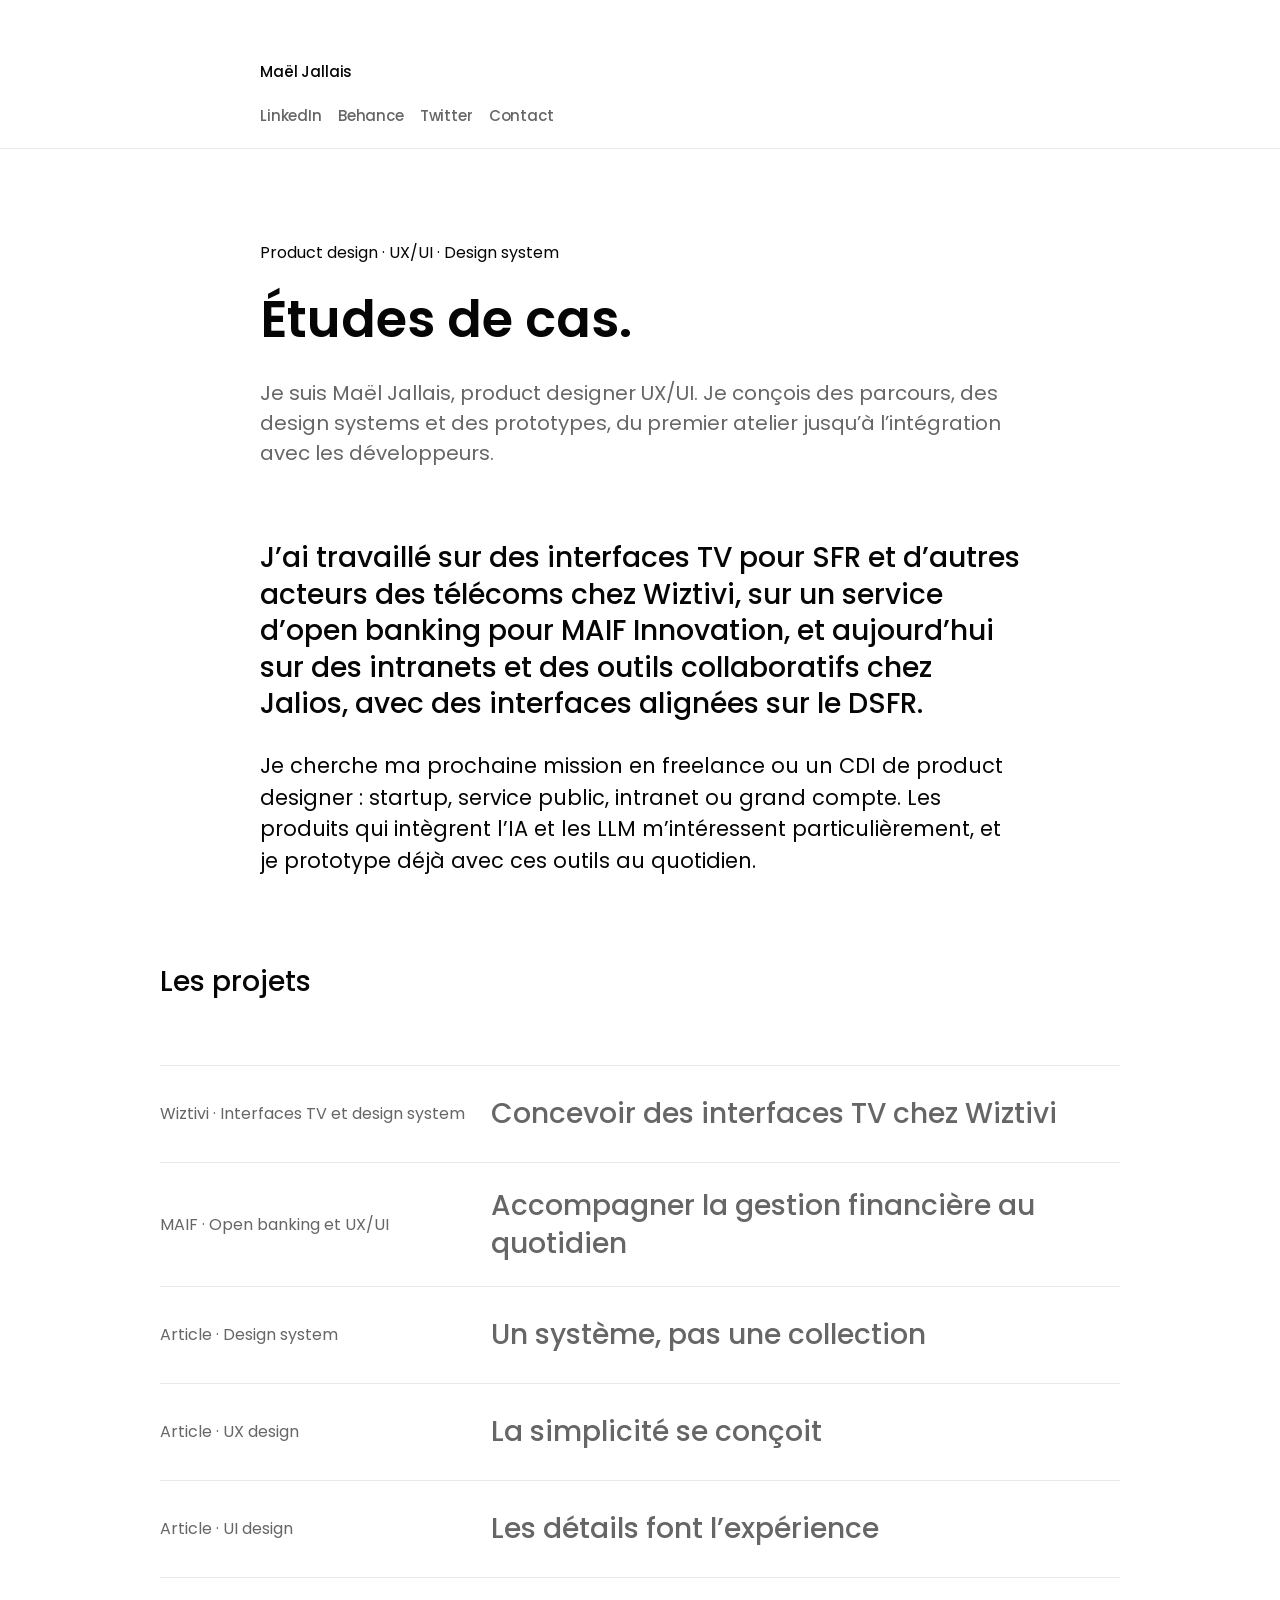
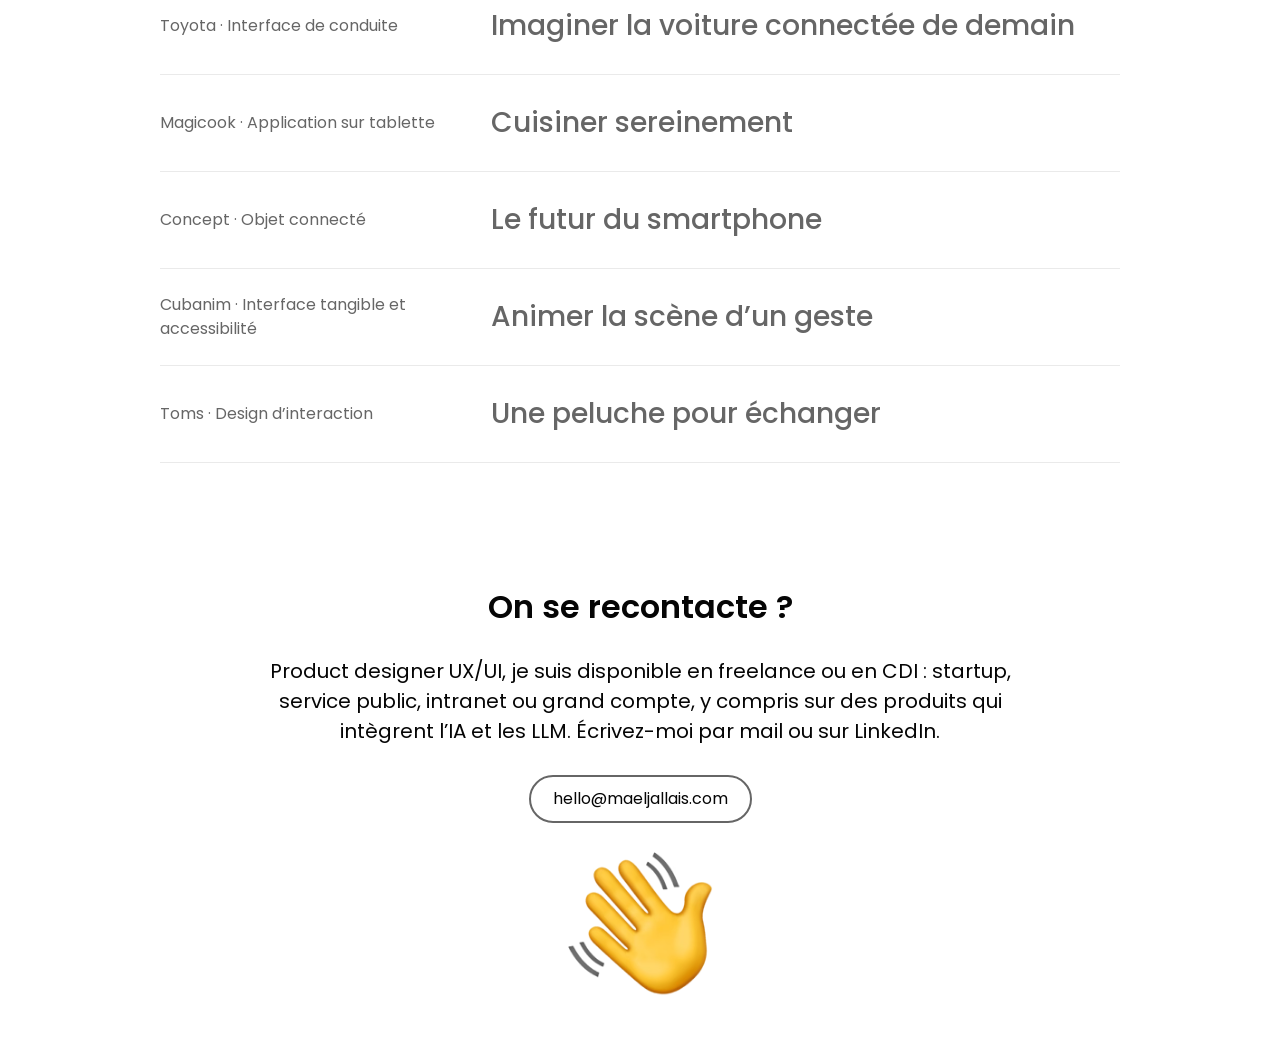
<file: index.html>
<!doctype html>
<html lang="fr">

<head>
  <meta charset="UTF-8">
  <meta name="viewport" content="width=device-width, initial-scale=1">
  <meta name="color-scheme" content="light dark">
  <title>Maël Jallais, Product Designer UX/UI : études de cas</title>
  <meta name="description" content="Études de cas de Maël Jallais, product designer UX/UI : design system, interfaces TV, open banking, intranets et prototypage avec l’IA. Disponible en freelance ou en CDI.">
  <meta name="author" content="Maël Jallais">
  <meta name="robots" content="index, follow, noimageindex, max-image-preview:none">
  <link rel="canonical" href="https://projets.maeljallais.com/">

  <meta property="og:type" content="website">
  <meta property="og:locale" content="fr_FR">
  <meta property="og:site_name" content="Maël Jallais">
  <meta property="og:url" content="https://projets.maeljallais.com/">
  <meta property="og:title" content="Maël Jallais, Product Designer UX/UI : études de cas">
  <meta property="og:description" content="Études de cas de Maël Jallais, product designer UX/UI : design system, interfaces TV, open banking, intranets et prototypage avec l’IA. Disponible en freelance ou en CDI.">

  <meta name="twitter:card" content="summary">
  <meta name="twitter:title" content="Maël Jallais, Product Designer UX/UI : études de cas">
  <meta name="twitter:description" content="Études de cas de Maël Jallais, product designer UX/UI : design system, interfaces TV, open banking, intranets et prototypage avec l’IA. Disponible en freelance ou en CDI.">
  <script type="application/ld+json">{
  "@context": "https://schema.org",
  "@graph": [
    {
      "@type": "Person",
      "@id": "https://maeljallais.com/#person",
      "name": "Maël Jallais",
      "url": "https://maeljallais.com",
      "email": "mailto:hello@maeljallais.com",
      "jobTitle": "Product Designer UX/UI",
      "knowsAbout": [
        "Product design",
        "UX design",
        "UI design",
        "Design system",
        "DSFR",
        "Prototypage",
        "Design d’interfaces IA et LLM",
        "Intranet et outils collaboratifs",
        "Interfaces TV"
      ],
      "sameAs": [
        "https://www.linkedin.com/in/maeljallais/",
        "https://www.behance.net/MaelJallais"
      ]
    },
    {
      "@type": "WebSite",
      "@id": "https://projets.maeljallais.com/#website",
      "url": "https://projets.maeljallais.com/",
      "name": "Projets de Maël Jallais",
      "inLanguage": "fr-FR",
      "publisher": {
        "@id": "https://maeljallais.com/#person"
      }
    },
    {
      "@type": "CollectionPage",
      "@id": "https://projets.maeljallais.com/#webpage",
      "url": "https://projets.maeljallais.com/",
      "name": "Maël Jallais, Product Designer UX/UI : études de cas",
      "description": "Études de cas de Maël Jallais, product designer UX/UI : design system, interfaces TV, open banking, intranets et prototypage avec l’IA. Disponible en freelance ou en CDI.",
      "inLanguage": "fr-FR",
      "isPartOf": {
        "@id": "https://projets.maeljallais.com/#website"
      },
      "about": {
        "@id": "https://maeljallais.com/#person"
      },
      "mainEntity": {
        "@type": "ItemList",
        "itemListElement": [
          {
            "@type": "ListItem",
            "position": 1,
            "url": "https://projets.maeljallais.com/articles/wiztivi/",
            "name": "Concevoir des interfaces TV chez Wiztivi"
          },
          {
            "@type": "ListItem",
            "position": 2,
            "url": "https://projets.maeljallais.com/articles/maif/",
            "name": "Accompagner la gestion financière au quotidien"
          },
          {
            "@type": "ListItem",
            "position": 3,
            "url": "https://projets.maeljallais.com/articles/wiztivi/design-systems/",
            "name": "Un système, pas une collection"
          },
          {
            "@type": "ListItem",
            "position": 4,
            "url": "https://projets.maeljallais.com/articles/wiztivi/simplicite/",
            "name": "La simplicité se conçoit"
          },
          {
            "@type": "ListItem",
            "position": 5,
            "url": "https://projets.maeljallais.com/articles/wiztivi/details/",
            "name": "Les détails font l’expérience"
          },
          {
            "@type": "ListItem",
            "position": 6,
            "url": "https://projets.maeljallais.com/articles/toyota/",
            "name": "Imaginer la voiture connectée de demain"
          },
          {
            "@type": "ListItem",
            "position": 7,
            "url": "https://projets.maeljallais.com/articles/magicook/",
            "name": "Cuisiner sereinement"
          },
          {
            "@type": "ListItem",
            "position": 8,
            "url": "https://projets.maeljallais.com/articles/apple-watch/",
            "name": "Le futur du smartphone"
          },
          {
            "@type": "ListItem",
            "position": 9,
            "url": "https://projets.maeljallais.com/articles/cubanim/",
            "name": "Animer la scène d’un geste"
          },
          {
            "@type": "ListItem",
            "position": 10,
            "url": "https://projets.maeljallais.com/articles/toms/",
            "name": "Une peluche pour échanger"
          }
        ]
      }
    }
  ]
}</script>
  <link rel="icon"
    href="data:image/svg+xml,%3Csvg xmlns='http://www.w3.org/2000/svg' viewBox='0 0 64 64'%3E%3Crect width='64' height='64' rx='18' fill='%23eae6f5'/%3E%3Ctext x='12' y='45' font-size='42' font-family='Arial' fill='%235d487e'%3Em%3C/text%3E%3C/svg%3E">
  <link rel="preconnect" href="https://fonts.googleapis.com">
  <link rel="preconnect" href="https://fonts.gstatic.com" crossorigin>
  <link rel="stylesheet" href="https://fonts.googleapis.com/css2?family=Poppins:wght@400;500;600&amp;display=swap">
  <link rel="stylesheet" href="/articles/assets/css/articles.css?v=watch-wrap-20261114">
  <script src="/articles/assets/js/articles.js?v=watch-scroll-20261114" defer></script>
</head>

<body class="reading-page" data-page-id="projets">
  <a class="skip-link" href="#main">Aller aux projets</a>
  <header class="reading-header">
    <div class="portfolio-topbar">
      <a class="portfolio-name" href="https://maeljallais.com/" aria-label="Maël Jallais, retour au portfolio">Maël Jallais</a>
      <nav class="portfolio-links" aria-label="Réseaux et contact">
        <a href="https://www.linkedin.com/in/ma%C3%ABljallais/" target="_blank" rel="noopener noreferrer">LinkedIn</a>
        <a href="https://www.behance.net/MaelJallais" target="_blank" rel="noopener noreferrer">Behance</a>
        <a href="https://twitter.com/maeljallais" target="_blank" rel="noopener noreferrer">Twitter</a>
        <a href="mailto:hello@maeljallais.com">Contact</a>
      </nav>
    </div>
  </header>
  <main id="main" class="reader" tabindex="-1">
    <article id="article">
      <header class="article-header">
        <p class="article-category">Product design · UX/UI · Design system</p>
        <h1>Études de cas.</h1>
        <p class="article-deck">Je suis Maël Jallais, product designer UX/UI. Je conçois des parcours, des design systems et des prototypes, du premier atelier jusqu’à l’intégration avec les développeurs.</p>
      </header>
      <div class="article-body"><div class="article-introduction"><p class="article-lead">J’ai travaillé sur des interfaces TV pour SFR et d’autres acteurs des télécoms chez Wiztivi, sur un service d’open banking pour MAIF Innovation, et aujourd’hui sur des intranets et des outils collaboratifs chez Jalios, avec des interfaces alignées sur le DSFR.</p><p>Je cherche ma prochaine mission en freelance ou un CDI de product designer : startup, service public, intranet ou grand compte. Les produits qui intègrent l’IA et les LLM m’intéressent particulièrement, et je prototype déjà avec ces outils au quotidien.</p></div></div>
    </article>
    <nav class="related-stories" aria-labelledby="projects-title"><h2 id="projects-title">Les projets</h2><ul><li><a class="related-story" href="/articles/wiztivi/"><span class="related-story-meta">Wiztivi · Interfaces TV et design system</span><h3>Concevoir des interfaces TV chez Wiztivi</h3></a></li><li><a class="related-story" href="/articles/maif/"><span class="related-story-meta">MAIF · Open banking et UX/UI</span><h3>Accompagner la gestion financière au quotidien</h3></a></li><li><a class="related-story" href="/articles/wiztivi/design-systems/"><span class="related-story-meta">Article · Design system</span><h3>Un système, pas une collection</h3></a></li><li><a class="related-story" href="/articles/wiztivi/simplicite/"><span class="related-story-meta">Article · UX design</span><h3>La simplicité se conçoit</h3></a></li><li><a class="related-story" href="/articles/wiztivi/details/"><span class="related-story-meta">Article · UI design</span><h3>Les détails font l’expérience</h3></a></li><li><a class="related-story" href="/articles/toyota/"><span class="related-story-meta">Toyota · Interface de conduite</span><h3>Imaginer la voiture connectée de demain</h3></a></li><li><a class="related-story" href="/articles/magicook/"><span class="related-story-meta">Magicook · Application sur tablette</span><h3>Cuisiner sereinement</h3></a></li><li><a class="related-story" href="/articles/apple-watch/"><span class="related-story-meta">Concept · Objet connecté</span><h3>Le futur du smartphone</h3></a></li><li><a class="related-story" href="/articles/cubanim/"><span class="related-story-meta">Cubanim · Interface tangible et accessibilité</span><h3>Animer la scène d’un geste</h3></a></li><li><a class="related-story" href="/articles/toms/"><span class="related-story-meta">Toms · Design d’interaction</span><h3>Une peluche pour échanger</h3></a></li></ul></nav>
  </main>
  <footer class="portfolio-footer" aria-labelledby="contact-title">
    <h2 id="contact-title">On se recontacte ?</h2>
    <p>Product designer UX/UI, je suis disponible en freelance ou en CDI : startup, service public, intranet ou grand compte, y compris sur des produits qui intègrent l’IA et les LLM. Écrivez-moi par mail ou sur LinkedIn.</p>
    <a class="portfolio-contact" href="mailto:hello@maeljallais.com">hello@maeljallais.com</a>
    <img src="/articles/assets/images/contact-illustration.avif" alt="" width="145" height="145" loading="lazy" decoding="async">
  </footer>
</body>

</html>
</file>
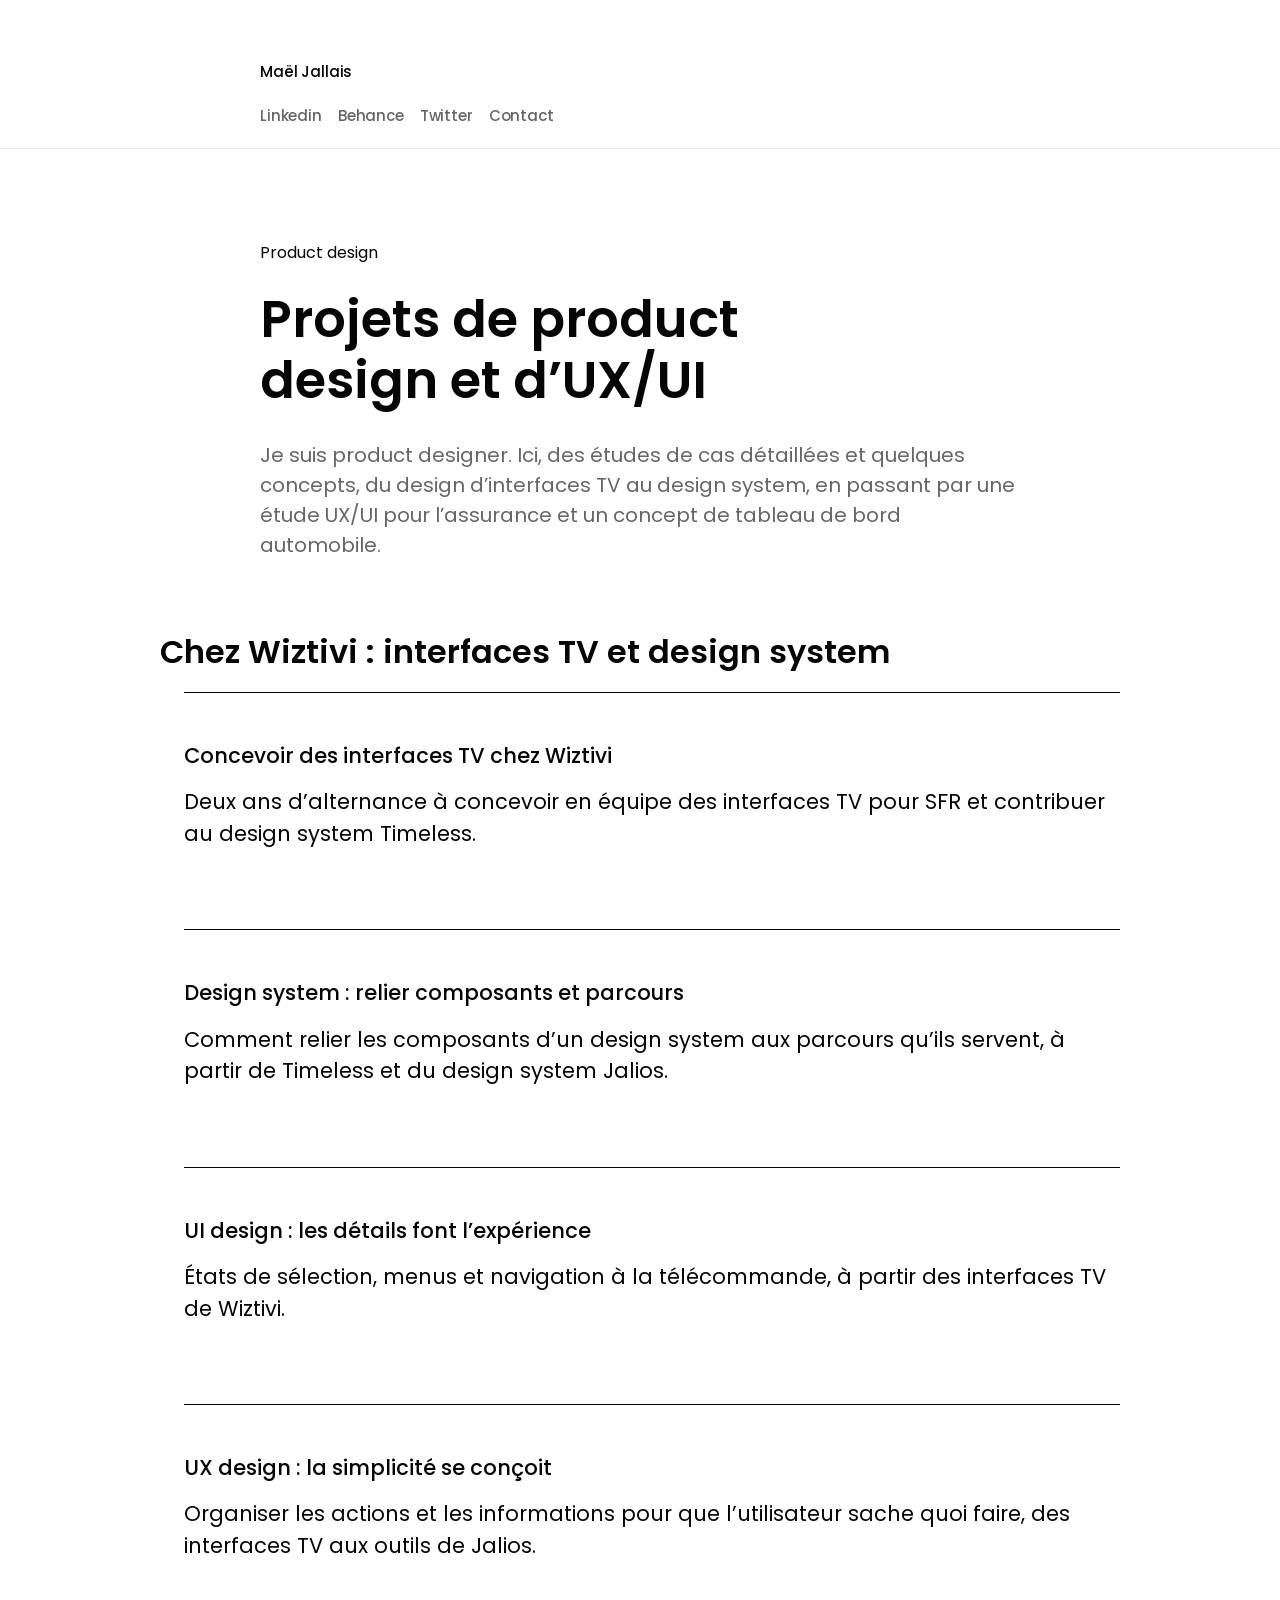
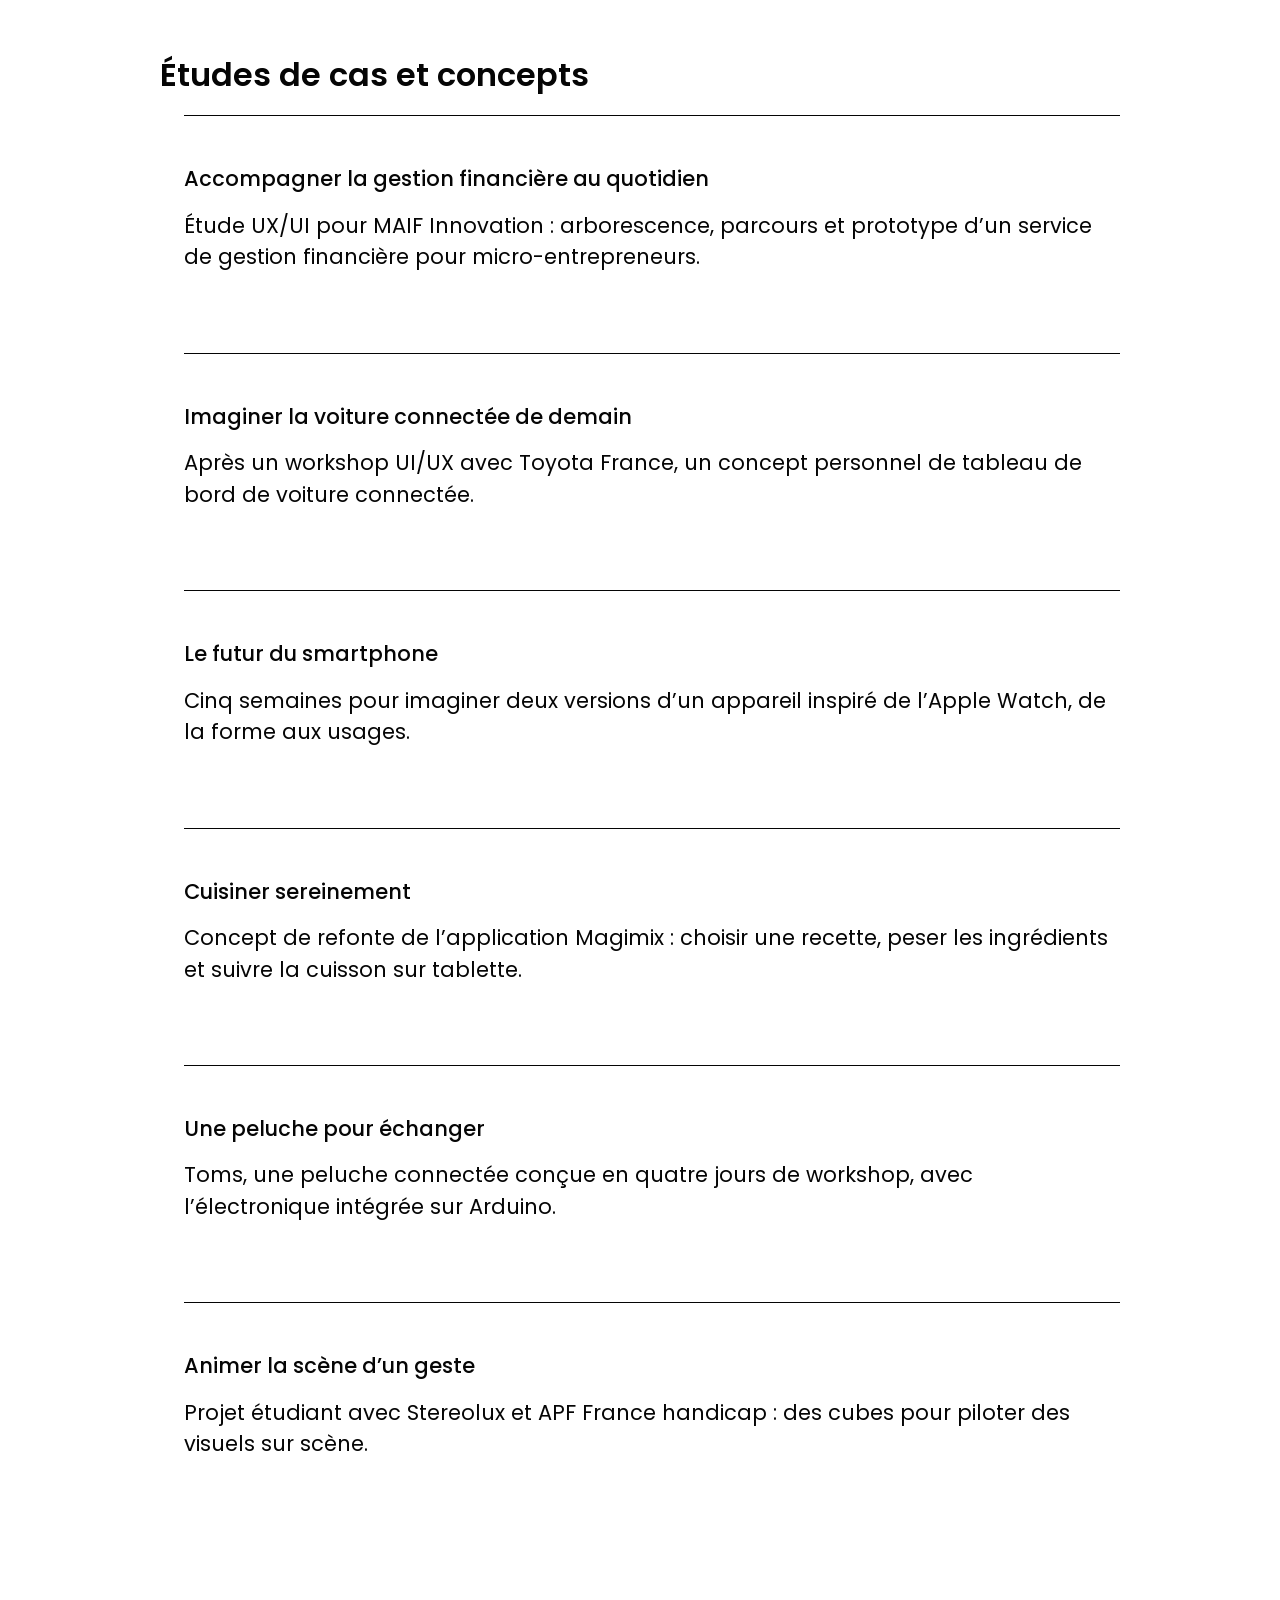
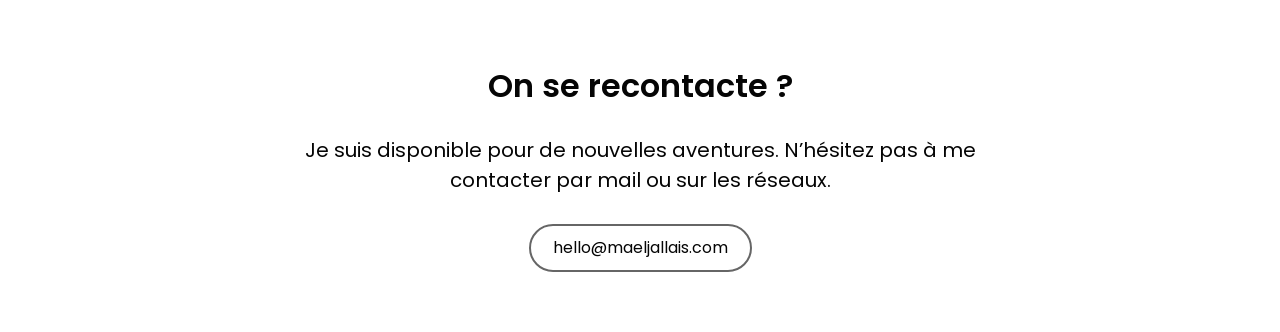
<file: articles/index.html>
<!doctype html>
<html lang="fr">

<head>
  <meta charset="UTF-8">
  <meta name="viewport" content="width=device-width, initial-scale=1">
  <meta name="color-scheme" content="light dark">
  <title>Projets de product design et d’UX/UI | Maël Jallais</title>
  <meta name="description" content="Projets de Maël Jallais, product designer : interfaces TV, design system, études UX/UI pour MAIF et Toyota, concepts produit et prototypes.">
  <meta name="author" content="Maël Jallais">
  <meta name="robots" content="index, follow, max-image-preview:large">
  <link rel="canonical" href="https://projets.maeljallais.com/articles/">

  <meta property="og:type" content="website">
  <meta property="og:locale" content="fr_FR">
  <meta property="og:site_name" content="Maël Jallais">
  <meta property="og:url" content="https://projets.maeljallais.com/articles/">
  <meta property="og:title" content="Projets de product design et d’UX/UI | Maël Jallais">
  <meta property="og:description" content="Projets de Maël Jallais, product designer : interfaces TV, design system, études UX/UI pour MAIF et Toyota, concepts produit et prototypes.">

  <meta name="twitter:card" content="summary">
  <meta name="twitter:title" content="Projets de product design et d’UX/UI | Maël Jallais">
  <meta name="twitter:description" content="Projets de Maël Jallais, product designer : interfaces TV, design system, études UX/UI pour MAIF et Toyota, concepts produit et prototypes.">
  <script type="application/ld+json">{
  "@context": "https://schema.org",
  "@graph": [
    {
      "@type": "Person",
      "@id": "https://maeljallais.com/#person",
      "name": "Maël Jallais",
      "url": "https://maeljallais.com",
      "jobTitle": "Product Designer",
      "sameAs": [
        "https://www.linkedin.com/in/maeljallais/"
      ]
    },
    {
      "@type": "CollectionPage",
      "@id": "https://projets.maeljallais.com/articles/#webpage",
      "url": "https://projets.maeljallais.com/articles/",
      "name": "Projets de product design et d’UX/UI | Maël Jallais",
      "description": "Projets de Maël Jallais, product designer : interfaces TV, design system, études UX/UI pour MAIF et Toyota, concepts produit et prototypes.",
      "inLanguage": "fr-FR",
      "author": {
        "@id": "https://maeljallais.com/#person"
      }
    }
  ]
}</script>
  <link rel="icon"
    href="data:image/svg+xml,%3Csvg xmlns='http://www.w3.org/2000/svg' viewBox='0 0 64 64'%3E%3Crect width='64' height='64' rx='18' fill='%23eae6f5'/%3E%3Ctext x='12' y='45' font-size='42' font-family='Arial' fill='%235d487e'%3Em%3C/text%3E%3C/svg%3E">
  <link rel="preconnect" href="https://fonts.googleapis.com">
  <link rel="preconnect" href="https://fonts.gstatic.com" crossorigin>
  <link rel="stylesheet" href="https://fonts.googleapis.com/css2?family=Poppins:wght@400;500;600&amp;display=swap">
  <link rel="stylesheet" href="assets/css/articles.css?v=watch-wrap-20261114">
  <style>
    .project-list { list-style: none; margin: 0; padding: 0; display: grid; gap: 1.25rem; }
    .project-list a { color: inherit; text-decoration: none; display: block; padding: 1.25rem 0; border-top: 1px solid currentColor; }
    .project-list a:hover h2, .project-list a:focus-visible h2 { text-decoration: underline; }
    .project-list h2 { font-size: 1.25rem; margin: 0 0 .35rem; }
    .project-list p { margin: 0; }
    .project-group + .project-group { margin-top: 2.5rem; }
  </style>
</head>

<body class="reading-page" data-page-id="articles">
  <a class="skip-link" href="#main">Aller au contenu</a>
  <header class="reading-header">
    <div class="portfolio-topbar">
      <a class="portfolio-name" href="https://maeljallais.com/" aria-label="Maël Jallais, retour au portfolio">Maël Jallais</a>
      <nav class="portfolio-links" aria-label="Réseaux et contact">
        <a href="https://www.linkedin.com/in/ma%C3%ABljallais/" target="_blank" rel="noopener noreferrer">Linkedin</a>
        <a href="https://www.behance.net/MaelJallais" target="_blank" rel="noopener noreferrer">Behance</a>
        <a href="https://twitter.com/maeljallais" target="_blank" rel="noopener noreferrer">Twitter</a>
        <a href="mailto:hello@maeljallais.com">Contact</a>
      </nav>
    </div>
  </header>
  <main id="main" class="reader" tabindex="-1">
    <article id="article">
      <header class="article-header">
        <p class="article-category">Product design</p>
        <h1 id="article-title">Projets de product design et d’UX/UI</h1>
        <p class="article-deck">Je suis product designer. Ici, des études de cas détaillées et quelques concepts, du design d’interfaces TV au design system, en passant par une étude UX/UI pour l’assurance et un concept de tableau de bord automobile.</p>
      </header>
      <div class="article-body">
        <section class="project-group" aria-labelledby="group-wiztivi">
          <h2 id="group-wiztivi">Chez Wiztivi : interfaces TV et design system</h2>
          <ul class="project-list">
            <li><a href="wiztivi/">
              <h3>Concevoir des interfaces TV chez Wiztivi</h3>
              <p>Deux ans d’alternance à concevoir en équipe des interfaces TV pour SFR et contribuer au design system Timeless.</p>
            </a></li>
            <li><a href="wiztivi/design-systems/">
              <h3>Design system : relier composants et parcours</h3>
              <p>Comment relier les composants d’un design system aux parcours qu’ils servent, à partir de Timeless et du design system Jalios.</p>
            </a></li>
            <li><a href="wiztivi/details/">
              <h3>UI design : les détails font l’expérience</h3>
              <p>États de sélection, menus et navigation à la télécommande, à partir des interfaces TV de Wiztivi.</p>
            </a></li>
            <li><a href="wiztivi/simplicite/">
              <h3>UX design : la simplicité se conçoit</h3>
              <p>Organiser les actions et les informations pour que l’utilisateur sache quoi faire, des interfaces TV aux outils de Jalios.</p>
            </a></li>
          </ul>
        </section>

        <section class="project-group" aria-labelledby="group-projets">
          <h2 id="group-projets">Études de cas et concepts</h2>
          <ul class="project-list">
            <li><a href="maif/">
              <h3>Accompagner la gestion financière au quotidien</h3>
              <p>Étude UX/UI pour MAIF Innovation : arborescence, parcours et prototype d’un service de gestion financière pour micro-entrepreneurs.</p>
            </a></li>
            <li><a href="toyota/">
              <h3>Imaginer la voiture connectée de demain</h3>
              <p>Après un workshop UI/UX avec Toyota France, un concept personnel de tableau de bord de voiture connectée.</p>
            </a></li>
            <li><a href="apple-watch/">
              <h3>Le futur du smartphone</h3>
              <p>Cinq semaines pour imaginer deux versions d’un appareil inspiré de l’Apple Watch, de la forme aux usages.</p>
            </a></li>
            <li><a href="magicook/">
              <h3>Cuisiner sereinement</h3>
              <p>Concept de refonte de l’application Magimix : choisir une recette, peser les ingrédients et suivre la cuisson sur tablette.</p>
            </a></li>
            <li><a href="toms/">
              <h3>Une peluche pour échanger</h3>
              <p>Toms, une peluche connectée conçue en quatre jours de workshop, avec l’électronique intégrée sur Arduino.</p>
            </a></li>
            <li><a href="cubanim/">
              <h3>Animer la scène d’un geste</h3>
              <p>Projet étudiant avec Stereolux et APF France handicap : des cubes pour piloter des visuels sur scène.</p>
            </a></li>
          </ul>
        </section>
      </div>
    </article>
  </main>
  <footer class="portfolio-footer" aria-labelledby="contact-title">
    <h2 id="contact-title">On se recontacte ?</h2>
    <p>Je suis disponible pour de nouvelles aventures. N’hésitez pas à me contacter par mail ou sur les réseaux.</p>
    <a class="portfolio-contact" href="mailto:hello@maeljallais.com">hello@maeljallais.com</a>
  </footer>
</body>

</html>
</file>
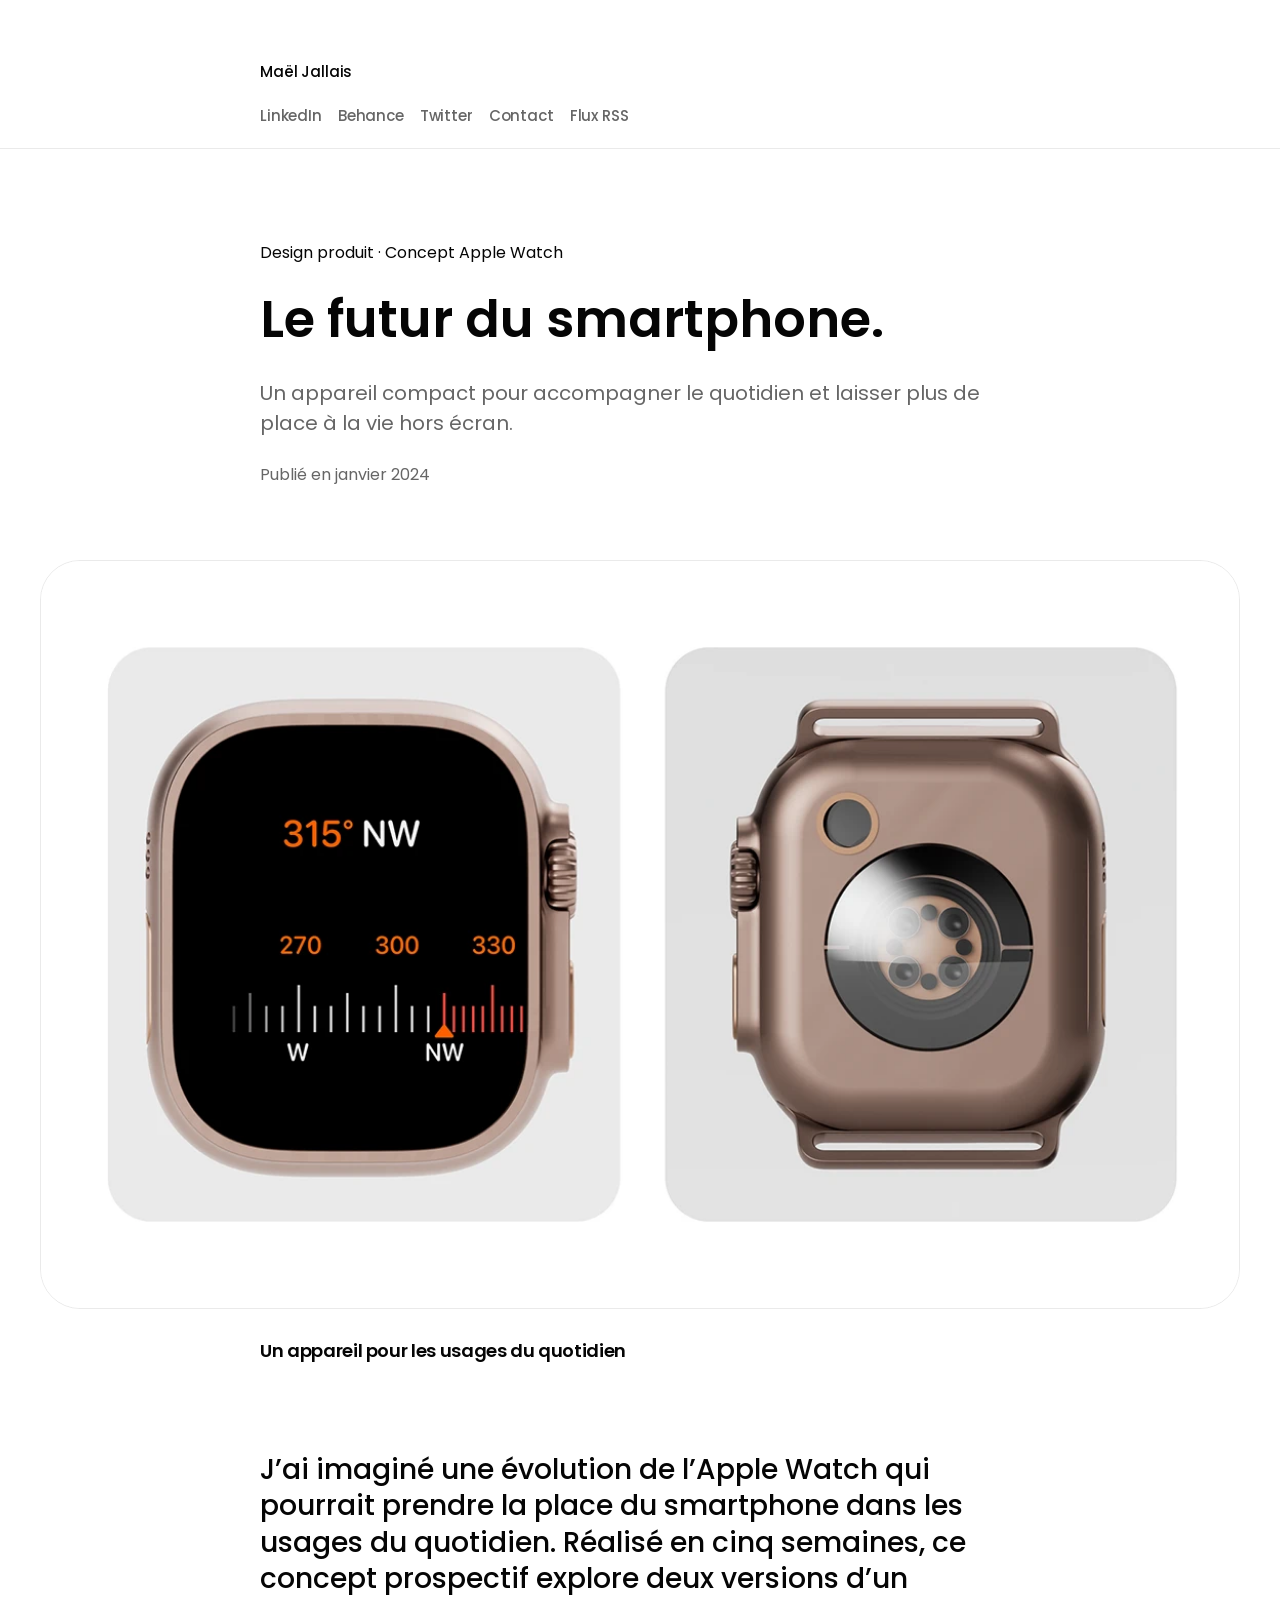
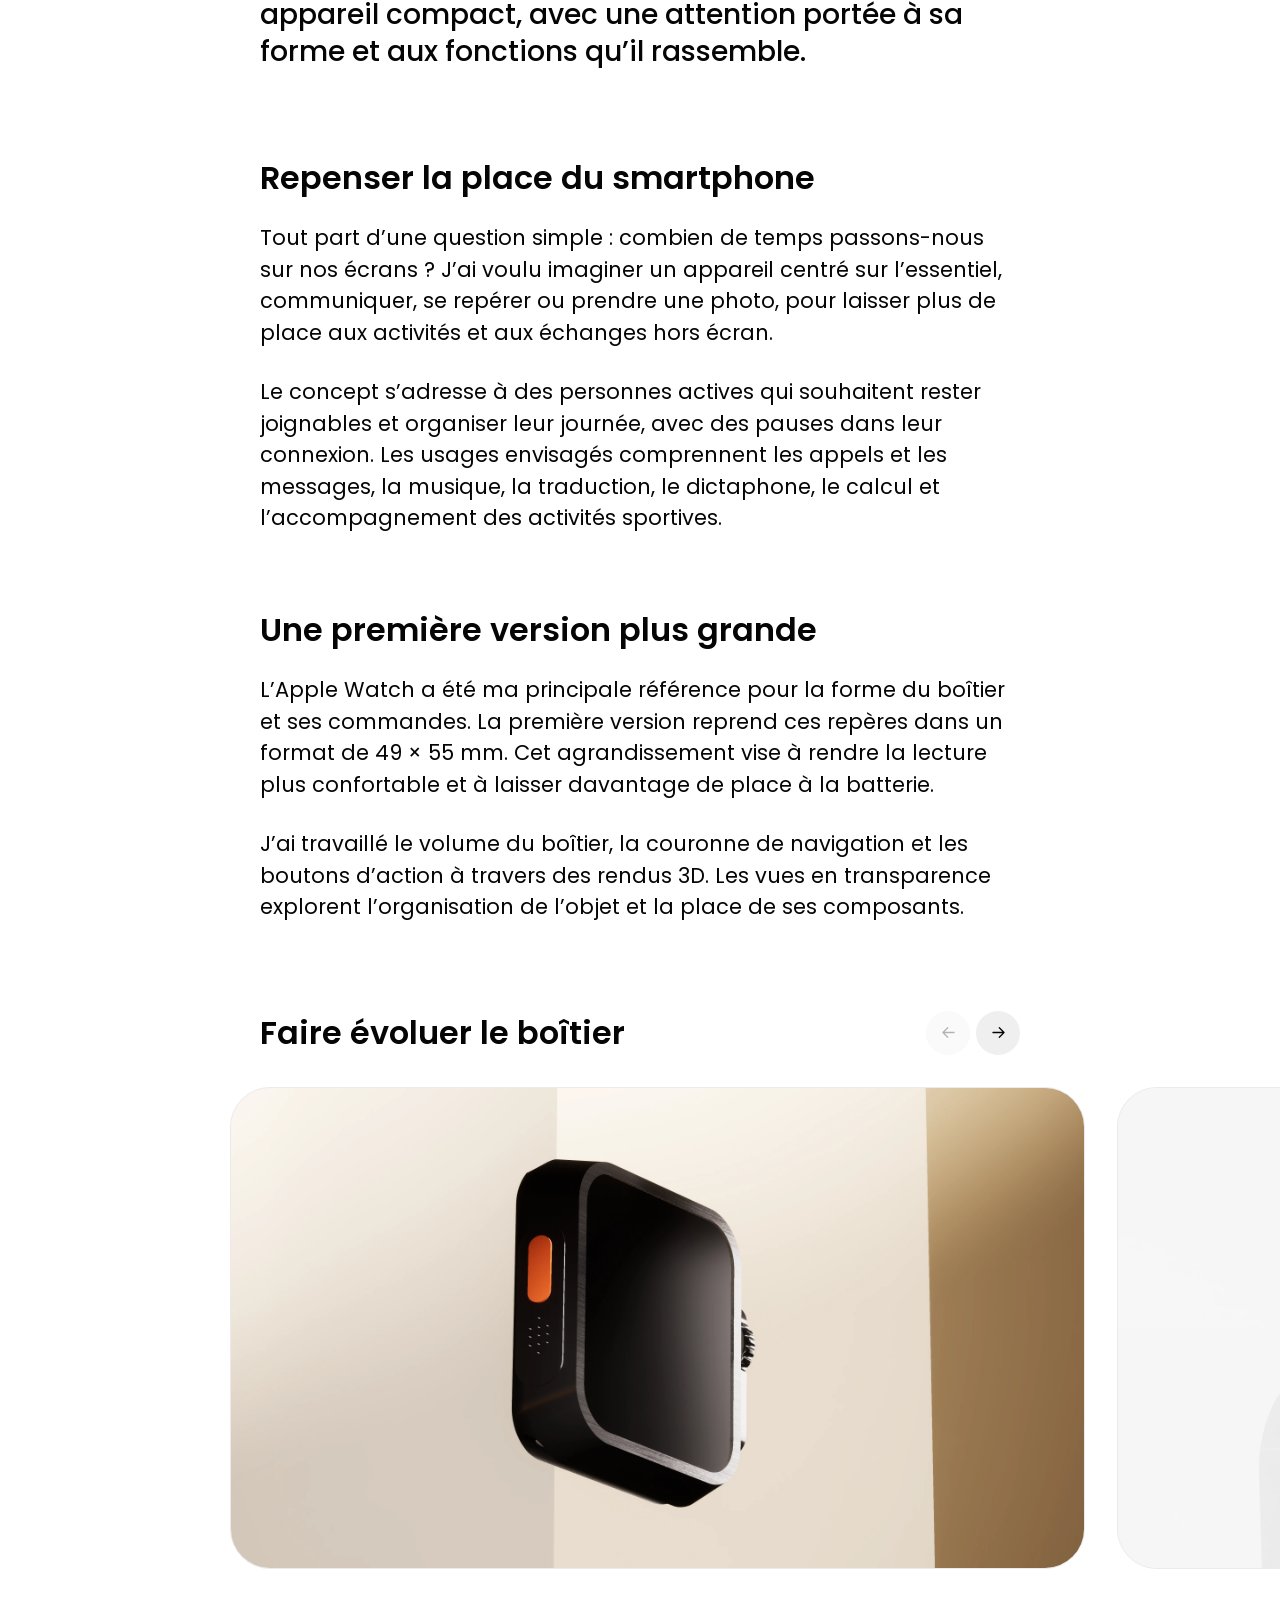
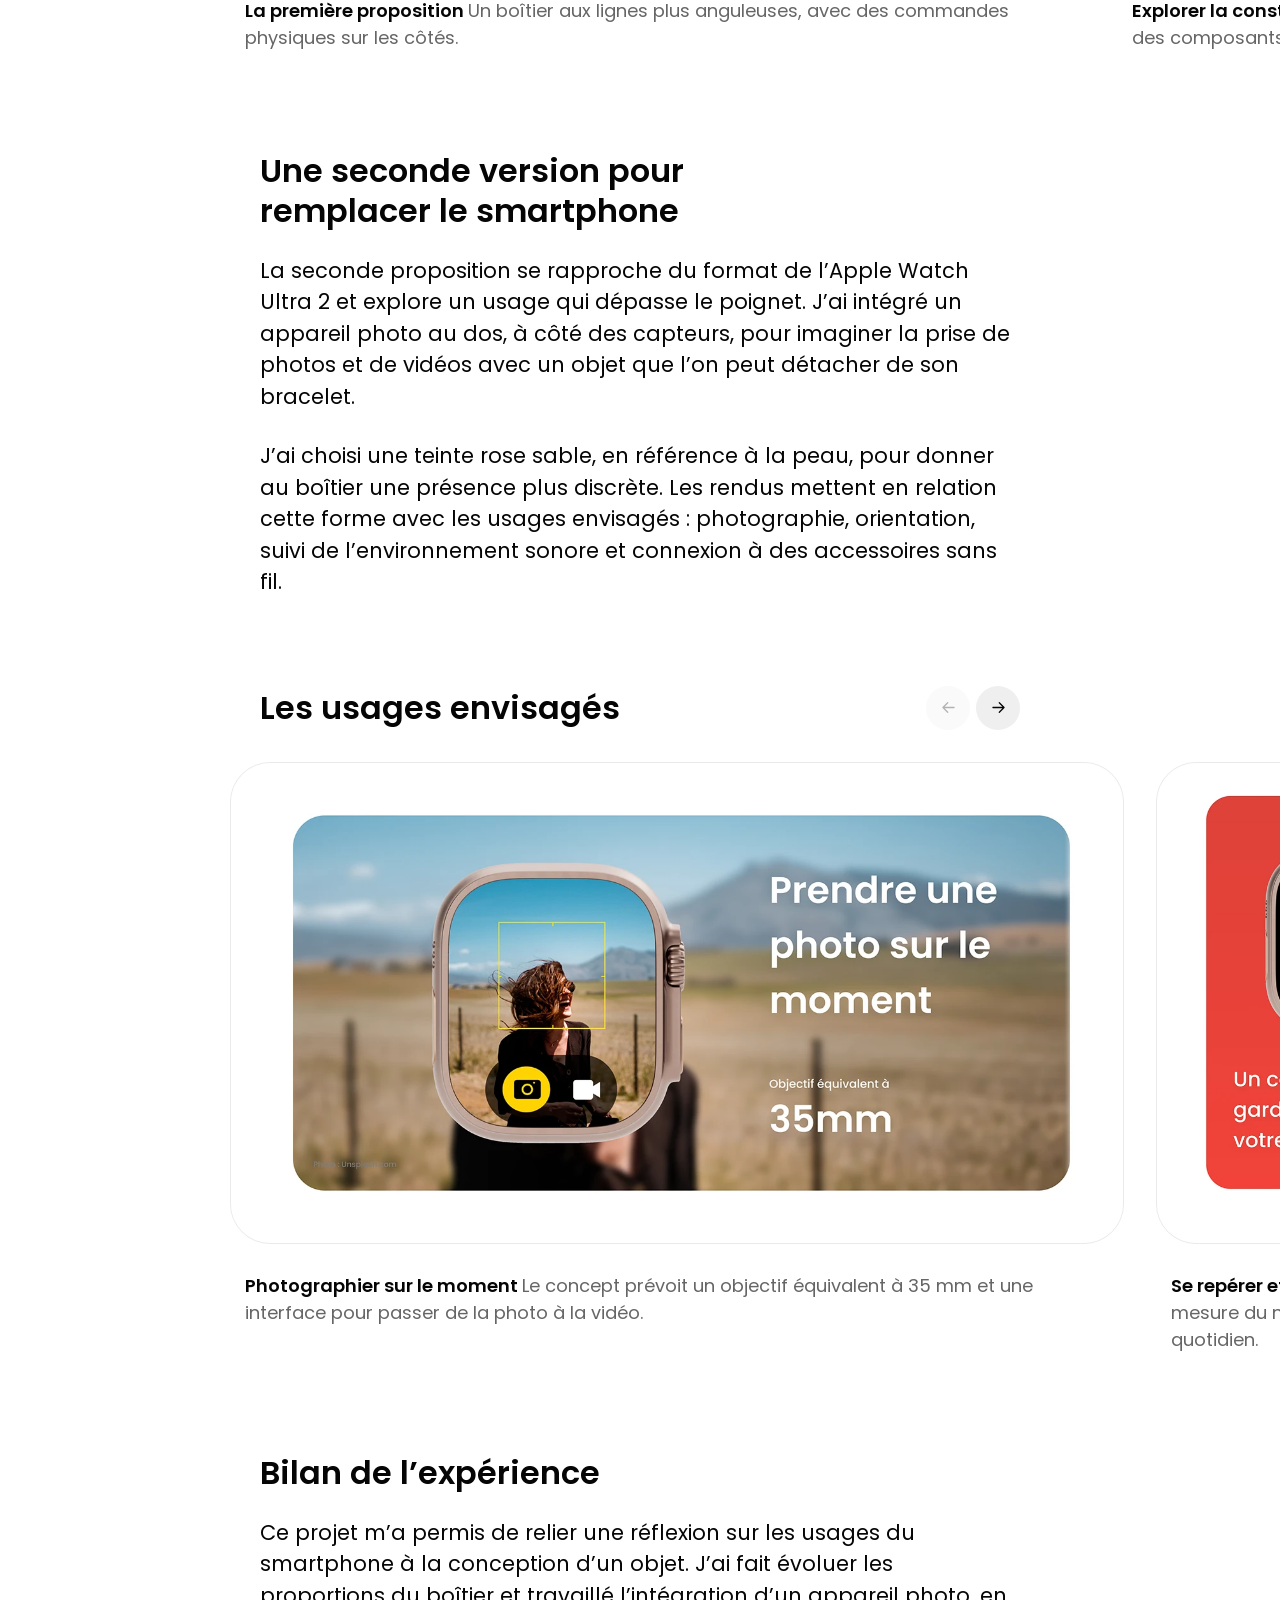
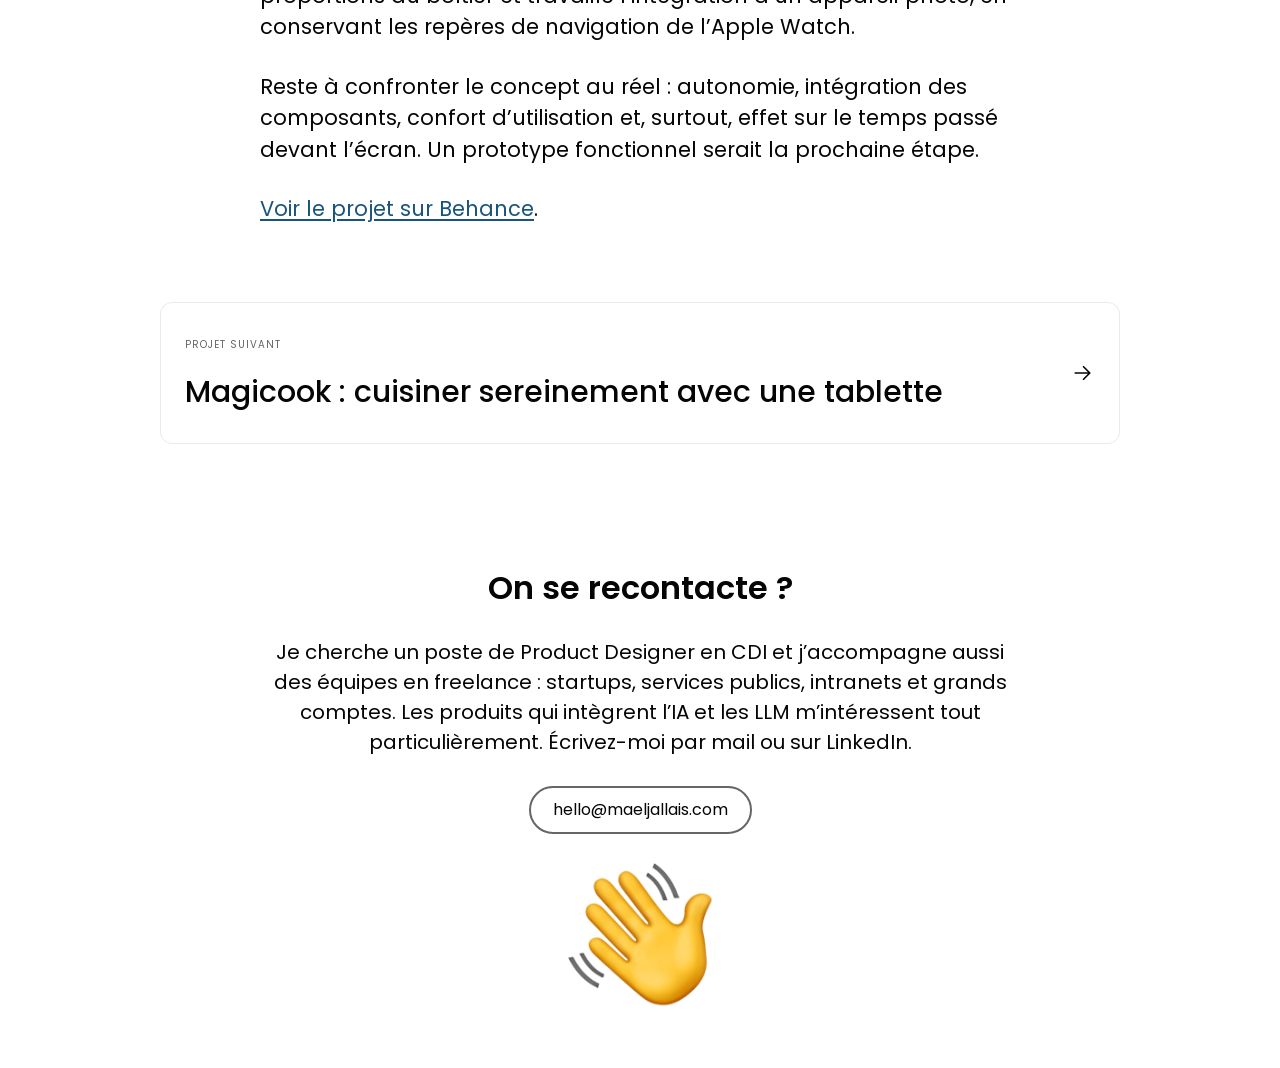
<file: articles/apple-watch/index.html>
<!doctype html>
<html lang="fr">

<head>
  <meta charset="UTF-8">
  <meta name="viewport" content="width=device-width, initial-scale=1">
  <meta name="color-scheme" content="light dark">
  <title>Le futur du smartphone : concept produit | Maël Jallais</title>
  <meta name="description" content="En cinq semaines, j’ai imaginé deux versions d’un appareil inspiré de l’Apple Watch pour remplacer le smartphone au quotidien, de la forme aux usages.">
  <meta name="author" content="Maël Jallais">
  <meta name="robots" content="index, follow, noimageindex, max-image-preview:none">
  <link rel="canonical" href="https://projets.maeljallais.com/articles/apple-watch/">

  <meta property="og:type" content="article">
  <meta property="og:locale" content="fr_FR">
  <meta property="og:site_name" content="Maël Jallais">
  <meta property="og:url" content="https://projets.maeljallais.com/articles/apple-watch/">
  <meta property="og:title" content="Le futur du smartphone : concept produit | Maël Jallais">
  <meta property="og:description" content="En cinq semaines, j’ai imaginé deux versions d’un appareil inspiré de l’Apple Watch pour remplacer le smartphone au quotidien, de la forme aux usages.">

  <meta name="twitter:card" content="summary">
  <meta name="twitter:title" content="Le futur du smartphone : concept produit | Maël Jallais">
  <meta name="twitter:description" content="En cinq semaines, j’ai imaginé deux versions d’un appareil inspiré de l’Apple Watch pour remplacer le smartphone au quotidien, de la forme aux usages.">
  <script type="application/ld+json">{
  "@context": "https://schema.org",
  "@graph": [
    {
      "@type": "Person",
      "@id": "https://maeljallais.com/#person",
      "name": "Maël Jallais",
      "url": "https://maeljallais.com",
      "jobTitle": "Product Designer",
      "email": "mailto:hello@maeljallais.com",
      "knowsAbout": [
        "Product design",
        "UX design",
        "UI design",
        "Design system",
        "DSFR",
        "Accessibilité numérique",
        "Prototypage",
        "Intranet et digital workplace",
        "Intelligence artificielle",
        "LLM"
      ],
      "sameAs": [
        "https://www.linkedin.com/in/ma%C3%ABljallais/",
        "https://www.behance.net/MaelJallais"
      ]
    },
    {
      "@type": "WebPage",
      "@id": "https://projets.maeljallais.com/articles/apple-watch/#webpage",
      "url": "https://projets.maeljallais.com/articles/apple-watch/",
      "name": "Le futur du smartphone : concept produit | Maël Jallais",
      "description": "En cinq semaines, j’ai imaginé deux versions d’un appareil inspiré de l’Apple Watch pour remplacer le smartphone au quotidien, de la forme aux usages.",
      "inLanguage": "fr-FR",
      "author": {
        "@id": "https://maeljallais.com/#person"
      },
      "mainEntity": {
        "@id": "https://projets.maeljallais.com/articles/apple-watch/#work"
      }
    },
    {
      "@type": "CreativeWork",
      "@id": "https://projets.maeljallais.com/articles/apple-watch/#work",
      "headline": "Le futur du smartphone.",
      "name": "Le futur du smartphone.",
      "description": "En cinq semaines, j’ai imaginé deux versions d’un appareil inspiré de l’Apple Watch pour remplacer le smartphone au quotidien, de la forme aux usages.",
      "url": "https://projets.maeljallais.com/articles/apple-watch/",
      "inLanguage": "fr-FR",
      "author": {
        "@id": "https://maeljallais.com/#person"
      },
      "creator": {
        "@id": "https://maeljallais.com/#person"
      },
      "mainEntityOfPage": {
        "@id": "https://projets.maeljallais.com/articles/apple-watch/#webpage"
      }
    }
  ]
}</script>
  <link rel="icon"
    href="data:image/svg+xml,%3Csvg xmlns='http://www.w3.org/2000/svg' viewBox='0 0 64 64'%3E%3Crect width='64' height='64' rx='18' fill='%23eae6f5'/%3E%3Ctext x='12' y='45' font-size='42' font-family='Arial' fill='%235d487e'%3Em%3C/text%3E%3C/svg%3E">
  <link rel="preconnect" href="https://fonts.googleapis.com">
  <link rel="preconnect" href="https://fonts.gstatic.com" crossorigin>
  <link rel="stylesheet" href="https://fonts.googleapis.com/css2?family=Poppins:wght@400;500;600&amp;display=swap">
  <link rel="stylesheet" href="../assets/css/articles.css?v=seo-20261128">
  <script src="../assets/js/articles.js?v=watch-scroll-20261114" defer></script>
</head>

<body class="reading-page" data-page-id="apple-watch">
  <svg class="svg-library" xmlns="http://www.w3.org/2000/svg" aria-hidden="true">
    <defs>
      <symbol id="i-arrow" viewBox="0 0 24 24">
        <path d="M5 12h14m-6-6 6 6-6 6" />
      </symbol>
    </defs>
  </svg>
  <a class="skip-link" href="#main">Aller à l’article</a>
  <header class="reading-header">
    <div class="portfolio-topbar">
      <a class="portfolio-name" href="https://maeljallais.com/" aria-label="Maël Jallais, retour au portfolio">Maël Jallais</a>
      <nav class="portfolio-links" aria-label="Réseaux et contact">
        <a href="https://www.linkedin.com/in/ma%C3%ABljallais/" target="_blank" rel="noopener noreferrer">LinkedIn</a>
        <a href="https://www.behance.net/MaelJallais" target="_blank" rel="noopener noreferrer">Behance</a>
        <a href="https://twitter.com/maeljallais" target="_blank" rel="noopener noreferrer">Twitter</a>
        <a href="mailto:hello@maeljallais.com">Contact</a>
        <a href="https://www.behance.net/feeds/user?username=maeljallais" target="_blank" rel="noopener noreferrer">Flux RSS</a>
      </nav>
    </div>
  </header>
  <main id="main" class="reader" tabindex="-1">
    
    <article id="article">
      <header class="article-header">
        <p class="article-category" id="article-category">Design produit · Concept Apple Watch</p>
        <h1 id="article-title">Le futur du smartphone.</h1>
        <p class="article-deck" id="article-deck">Un appareil compact pour accompagner le quotidien et laisser plus de place à la vie hors écran.</p>
        <div class="article-meta"><span class="project-date">Publié en janvier 2024</span></div>
      </header>
      <section id="reader-cover" class="project-static-showcase" aria-label="Aperçu du concept Apple Watch"><figure class="project-static-figure"><div class="project-showcase-media" style="--cover-height-ratio:0.6066666667"><img src="images/concept-face-dos.webp" alt="Seconde version du concept : écran de boussole en façade, appareil photo et capteurs au dos du boîtier rose sable" width="1200" height="728" srcset="images/concept-face-dos-480.webp 480w, images/concept-face-dos-960.webp 960w, images/concept-face-dos.webp 1200w" sizes="(max-width: 600px) calc(100vw - 42px), (max-width: 900px) calc(100vw - 66px), (max-width: 1520px) calc(100vw - 82px), 1438px" loading="eager" decoding="async"></div><h2>Un appareil pour les usages du quotidien</h2></figure></section>
      <div class="article-body" id="article-body"><div class="article-introduction"><p class="article-lead">J’ai imaginé une évolution de l’Apple Watch qui pourrait prendre la place du smartphone dans les usages du quotidien. Réalisé en cinq semaines, ce concept prospectif explore deux versions d’un appareil compact, avec une attention portée à sa forme et aux fonctions qu’il rassemble.</p></div>
<section class="article-section" aria-labelledby="apple-watch-section-1"><div class="article-section-heading"><h2 id="apple-watch-section-1">Repenser la place du smartphone</h2></div><div class="article-section-content"><p>Tout part d’une question simple : combien de temps passons-nous sur nos écrans ? J’ai voulu imaginer un appareil centré sur l’essentiel, communiquer, se repérer ou prendre une photo, pour laisser plus de place aux activités et aux échanges hors écran.</p><p>Le concept s’adresse à des personnes actives qui souhaitent rester joignables et organiser leur journée, avec des pauses dans leur connexion. Les usages envisagés comprennent les appels et les messages, la musique, la traduction, le dictaphone, le calcul et l’accompagnement des activités sportives.</p></div></section>
<section class="article-section" aria-labelledby="apple-watch-section-2"><div class="article-section-heading"><h2 id="apple-watch-section-2">Une première version plus grande</h2></div><div class="article-section-content"><p>L’Apple Watch a été ma principale référence pour la forme du boîtier et ses commandes. La première version reprend ces repères dans un format de 49 × 55 mm. Cet agrandissement vise à rendre la lecture plus confortable et à laisser davantage de place à la batterie.</p><p>J’ai travaillé le volume du boîtier, la couronne de navigation et les boutons d’action à travers des rendus 3D. Les vues en transparence explorent l’organisation de l’objet et la place de ses composants.</p></div></section>
<section class="article-carousel" data-article-carousel aria-labelledby="apple-watch-carousel-1-title">
        <div class="article-carousel-heading">
          <h2 id="apple-watch-carousel-1-title">Faire évoluer le boîtier</h2>
          <div class="article-carousel-controls rail-controls" hidden>
            <button type="button" class="icon-button rail-prev" aria-label="Visuel précédent" aria-controls="apple-watch-carousel-1-track" disabled><svg aria-hidden="true"><use href="#i-arrow" /></svg></button>
            <button type="button" class="icon-button" aria-label="Visuel suivant" aria-controls="apple-watch-carousel-1-track"><svg aria-hidden="true"><use href="#i-arrow" /></svg></button>
          </div>
        </div>
        <div class="article-carousel-track" id="apple-watch-carousel-1-track" tabindex="0" role="group" aria-label="Visuels : Faire évoluer le boîtier. Défilement horizontal.">
          <figure class="article-carousel-slide"><div class="article-carousel-media"><img src="images/premiere-version.webp" alt="Rendu 3D de la première version, avec écran noir, bouton orange et couronne latérale" width="3840" height="2160" srcset="images/premiere-version-480.webp 480w, images/premiere-version-960.webp 960w, images/premiere-version.webp 3840w" sizes="(max-width: 600px) calc(100vw - 40px), (max-width: 900px) calc(100vw - 64px), (max-width: 1680px) calc(100vw - 96px), 1584px" loading="lazy" decoding="async"></div><figcaption><h3>La première proposition</h3><p>Un boîtier aux lignes plus anguleuses, avec des commandes physiques sur les côtés.</p></figcaption></figure>
<figure class="article-carousel-slide"><div class="article-carousel-media"><img src="images/structure-transparence.webp" alt="Vue en transparence du boîtier et de ses volumes internes" width="3840" height="2160" srcset="images/structure-transparence-480.webp 480w, images/structure-transparence-960.webp 960w, images/structure-transparence.webp 3840w" sizes="(max-width: 600px) calc(100vw - 40px), (max-width: 900px) calc(100vw - 64px), (max-width: 1680px) calc(100vw - 96px), 1584px" loading="lazy" decoding="async"></div><figcaption><h3>Explorer la construction</h3><p>Une vue de travail pour étudier la forme de l’objet et l’intégration des composants.</p></figcaption></figure>
<figure class="article-carousel-slide"><div class="article-carousel-media"><img src="images/couronne-bouton.webp" alt="Gros plan sur la couronne crantée et le bouton orange du premier concept" width="1400" height="788" srcset="images/couronne-bouton-480.webp 480w, images/couronne-bouton-960.webp 960w, images/couronne-bouton.webp 1400w" sizes="(max-width: 600px) calc(100vw - 40px), (max-width: 900px) calc(100vw - 64px), (max-width: 1680px) calc(100vw - 96px), 1584px" loading="lazy" decoding="async"></div><figcaption><h3>Les commandes physiques</h3><p>La couronne et le bouton d’action complètent l’écran dans la proposition.</p></figcaption></figure>
<figure class="article-carousel-slide"><div class="article-carousel-media"><img src="images/comparaison-versions.webp" alt="Comparaison de face : première version de 49 × 55 mm et seconde version de 49 × 44 mm" width="1400" height="921" srcset="images/comparaison-versions-480.webp 480w, images/comparaison-versions-960.webp 960w, images/comparaison-versions.webp 1400w" sizes="(max-width: 600px) calc(100vw - 40px), (max-width: 900px) calc(100vw - 64px), (max-width: 1680px) calc(100vw - 96px), 1584px" loading="lazy" decoding="async"></div><figcaption><h3>Deux versions, deux proportions</h3><p>La seconde version revient à un format de 49 × 44 mm, avec des angles plus arrondis.</p></figcaption></figure>
        </div>
        <span class="sr-only" role="status" aria-live="polite" aria-atomic="true"></span>
      </section>
<section class="article-section" aria-labelledby="apple-watch-section-3"><div class="article-section-heading"><h2 id="apple-watch-section-3">Une seconde version pour remplacer le smartphone</h2></div><div class="article-section-content"><p>La seconde proposition se rapproche du format de l’Apple Watch Ultra 2 et explore un usage qui dépasse le poignet. J’ai intégré un appareil photo au dos, à côté des capteurs, pour imaginer la prise de photos et de vidéos avec un objet que l’on peut détacher de son bracelet.</p><p>J’ai choisi une teinte rose sable, en référence à la peau, pour donner au boîtier une présence plus discrète. Les rendus mettent en relation cette forme avec les usages envisagés : photographie, orientation, suivi de l’environnement sonore et connexion à des accessoires sans fil.</p></div></section>
<section class="article-carousel" data-article-carousel aria-labelledby="apple-watch-carousel-2-title">
        <div class="article-carousel-heading">
          <h2 id="apple-watch-carousel-2-title">Les usages envisagés</h2>
          <div class="article-carousel-controls rail-controls" hidden>
            <button type="button" class="icon-button rail-prev" aria-label="Visuel précédent" aria-controls="apple-watch-carousel-2-track" disabled><svg aria-hidden="true"><use href="#i-arrow" /></svg></button>
            <button type="button" class="icon-button" aria-label="Visuel suivant" aria-controls="apple-watch-carousel-2-track"><svg aria-hidden="true"><use href="#i-arrow" /></svg></button>
          </div>
        </div>
        <div class="article-carousel-track" id="apple-watch-carousel-2-track" tabindex="0" role="group" aria-label="Visuels : Les usages envisagés. Défilement horizontal.">
          <figure class="article-carousel-slide"><div class="article-carousel-media"><img src="images/photographie.webp" alt="Mise en situation du concept en mode photo, avec cadrage d’une personne dans un paysage" width="1400" height="753" srcset="images/photographie-480.webp 480w, images/photographie-960.webp 960w, images/photographie.webp 1400w" sizes="(max-width: 600px) calc(100vw - 40px), (max-width: 900px) calc(100vw - 64px), (max-width: 1680px) calc(100vw - 96px), 1584px" loading="lazy" decoding="async"></div><figcaption><h3>Photographier sur le moment</h3><p>Le concept prévoit un objectif équivalent à 35 mm et une interface pour passer de la photo à la vidéo.</p></figcaption></figure>
<figure class="article-carousel-slide"><div class="article-carousel-media"><img src="images/sante-navigation.webp" alt="Écrans de niveau sonore, de carte et de boussole dans le boîtier du concept" width="1200" height="837" srcset="images/sante-navigation-480.webp 480w, images/sante-navigation-960.webp 960w, images/sante-navigation.webp 1200w" sizes="(max-width: 600px) calc(100vw - 40px), (max-width: 900px) calc(100vw - 64px), (max-width: 1680px) calc(100vw - 96px), 1584px" loading="lazy" decoding="async"></div><figcaption><h3>Se repérer et suivre son environnement</h3><p>La carte, la boussole et la mesure du niveau sonore illustrent des fonctions accessibles au quotidien.</p></figcaption></figure>
<figure class="article-carousel-slide"><div class="article-carousel-media"><img src="images/accessoires-sans-fil.webp" alt="Personne utilisant un écouteur sans fil pour illustrer les accessoires du concept" width="1400" height="849" srcset="images/accessoires-sans-fil-480.webp 480w, images/accessoires-sans-fil-960.webp 960w, images/accessoires-sans-fil.webp 1400w" sizes="(max-width: 600px) calc(100vw - 40px), (max-width: 900px) calc(100vw - 64px), (max-width: 1680px) calc(100vw - 96px), 1584px" loading="lazy" decoding="async"></div><figcaption><h3>Connecter ses accessoires</h3><p>La proposition prévoit l’utilisation d’écouteurs et d’autres accessoires sans fil.</p></figcaption></figure>
<figure class="article-carousel-slide"><div class="article-carousel-media"><img src="images/hors-du-poignet.webp" alt="Vue latérale du boîtier avec sa couronne et une attache de bracelet séparée" width="1400" height="849" srcset="images/hors-du-poignet-480.webp 480w, images/hors-du-poignet-960.webp 960w, images/hors-du-poignet.webp 1400w" sizes="(max-width: 600px) calc(100vw - 40px), (max-width: 900px) calc(100vw - 64px), (max-width: 1680px) calc(100vw - 96px), 1584px" loading="lazy" decoding="async"></div><figcaption><h3>Utiliser l’objet hors du poignet</h3><p>Le boîtier détaché de son bracelet ouvre la possibilité d’autres prises en main, notamment pour photographier.</p></figcaption></figure>
        </div>
        <span class="sr-only" role="status" aria-live="polite" aria-atomic="true"></span>
      </section>
<section class="article-section" aria-labelledby="apple-watch-section-4"><div class="article-section-heading"><h2 id="apple-watch-section-4">Bilan de l’expérience</h2></div><div class="article-section-content"><p>Ce projet m’a permis de relier une réflexion sur les usages du smartphone à la conception d’un objet. J’ai fait évoluer les proportions du boîtier et travaillé l’intégration d’un appareil photo, en conservant les repères de navigation de l’Apple Watch.</p><p>Reste à confronter le concept au réel : autonomie, intégration des composants, confort d’utilisation et, surtout, effet sur le temps passé devant l’écran. Un prototype fonctionnel serait la prochaine étape.</p><p><a href="https://www.behance.net/gallery/188178451/Le-futur-de-lApple-Watch" target="_blank" rel="noopener noreferrer">Voir le projet sur Behance</a>.</p></div></section></div>
    </article>
    <a class="next-story" href="https://projets.maeljallais.com/articles/magicook/"><span>PROJET SUIVANT</span><h2>Magicook : cuisiner sereinement avec une tablette</h2><svg aria-hidden="true"><use href="#i-arrow"></use></svg></a>
  </main>
  <footer class="portfolio-footer" aria-labelledby="contact-title">
    <h2 id="contact-title">On se recontacte ?</h2>
    <p>Je cherche un poste de Product Designer en CDI et j’accompagne aussi des équipes en freelance : startups, services publics, intranets et grands comptes. Les produits qui intègrent l’IA et les LLM m’intéressent tout particulièrement. Écrivez-moi par mail ou sur LinkedIn.</p>
    <a class="portfolio-contact" href="mailto:hello@maeljallais.com">hello@maeljallais.com</a>
    <img src="../assets/images/contact-illustration.avif" alt="" width="145" height="145" loading="lazy" decoding="async">
  </footer>
</body>

</html>
</file>
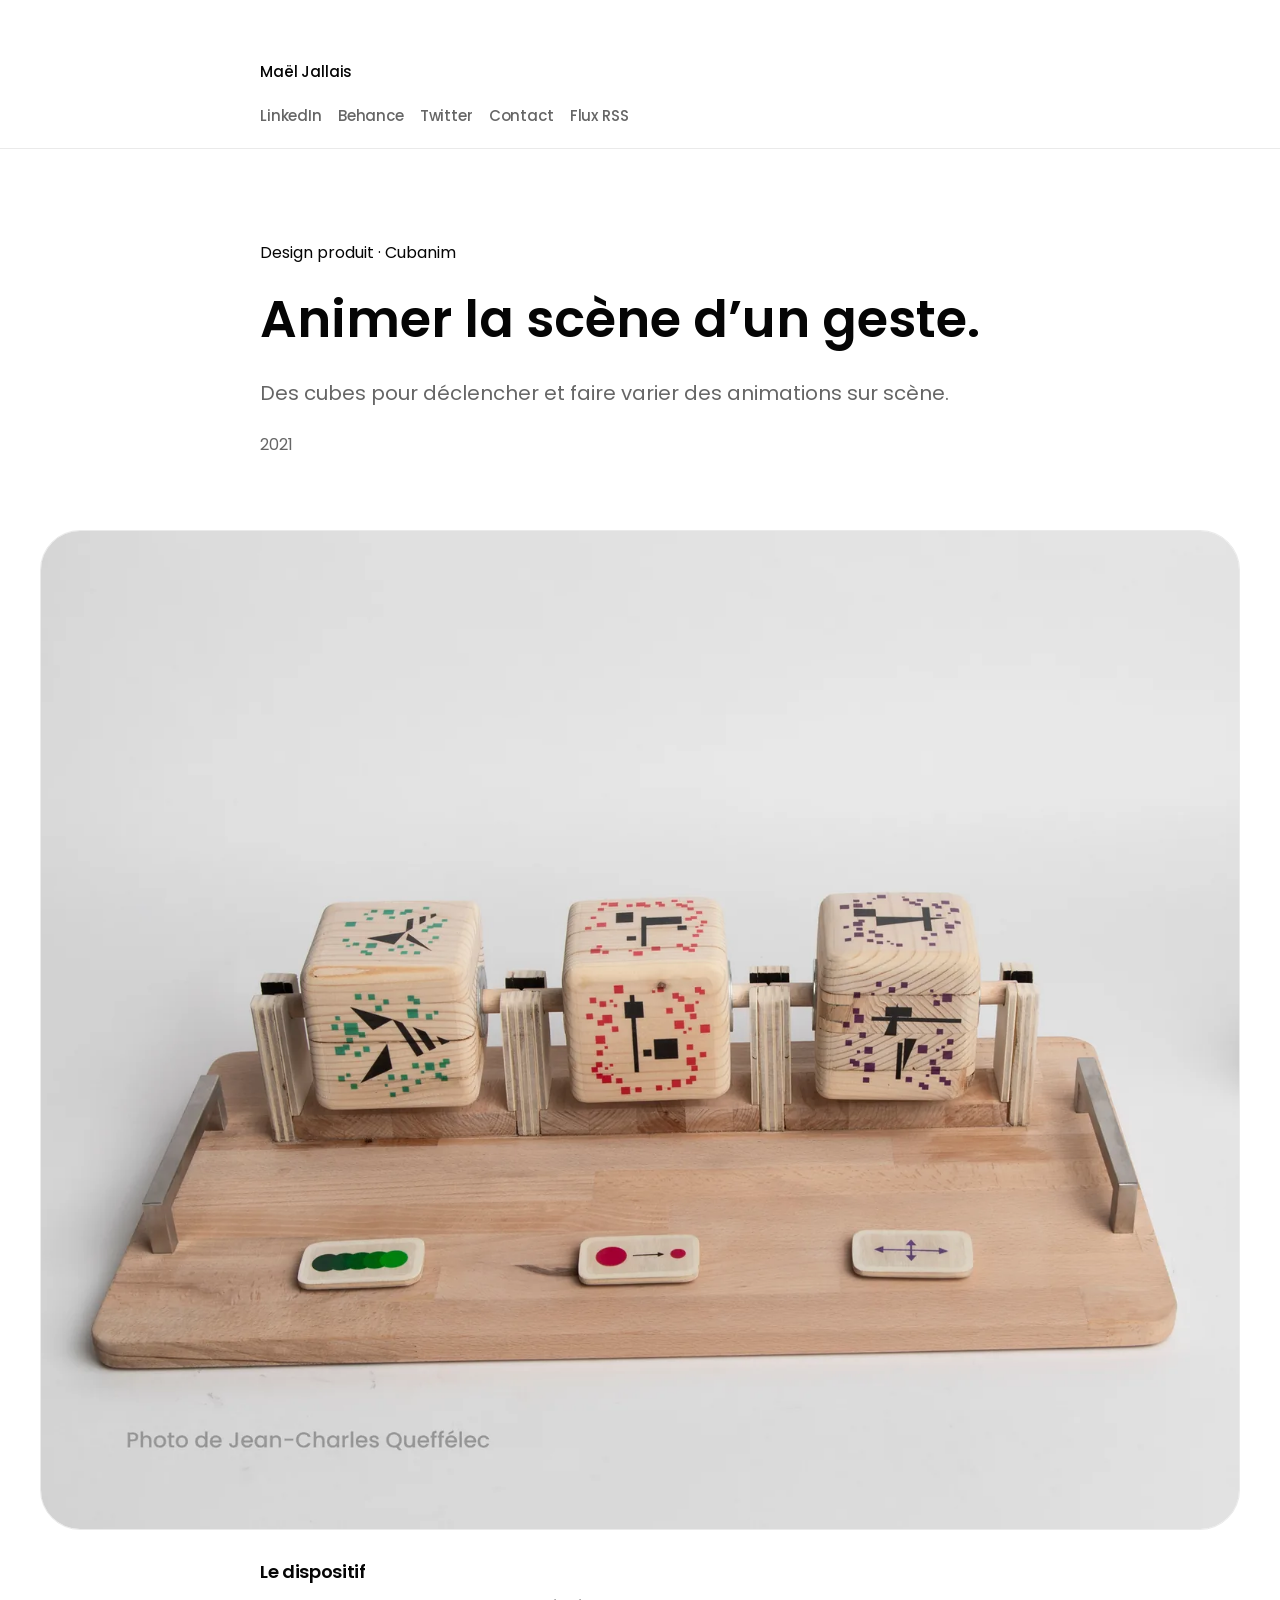
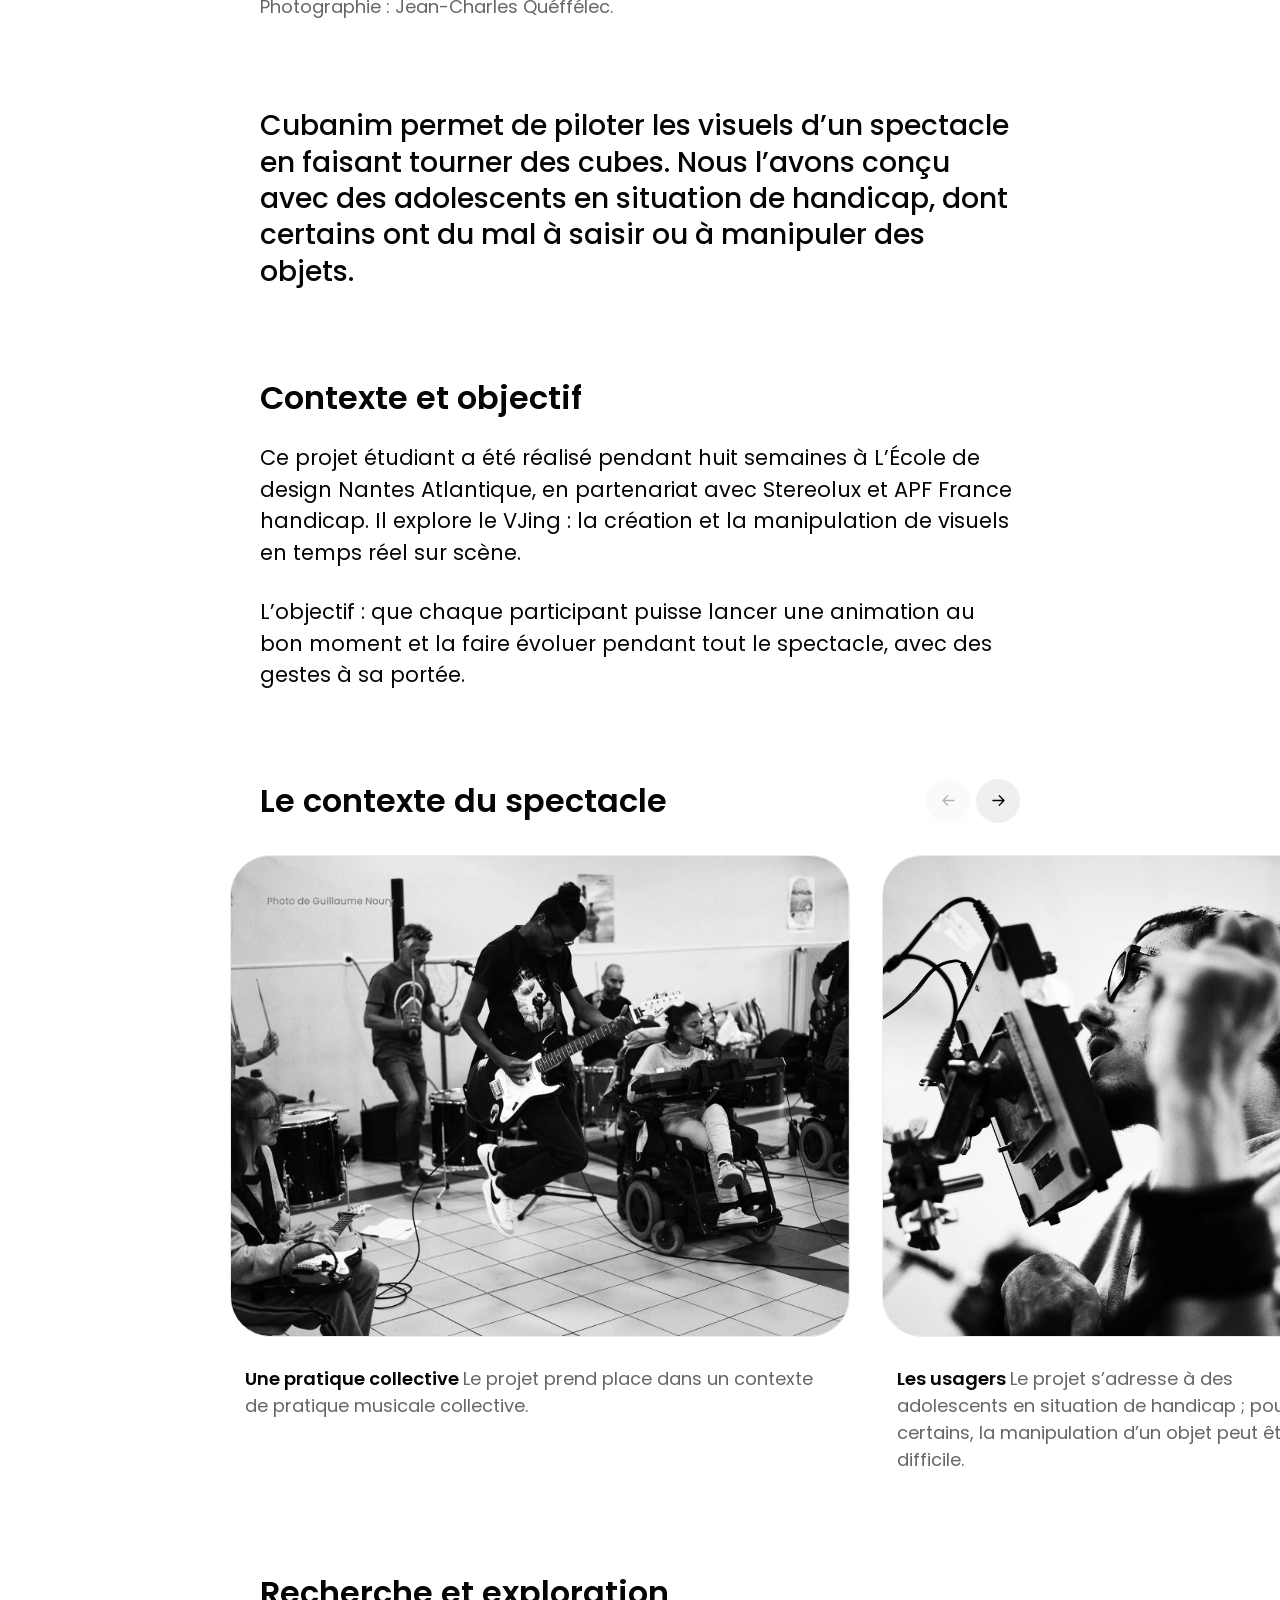
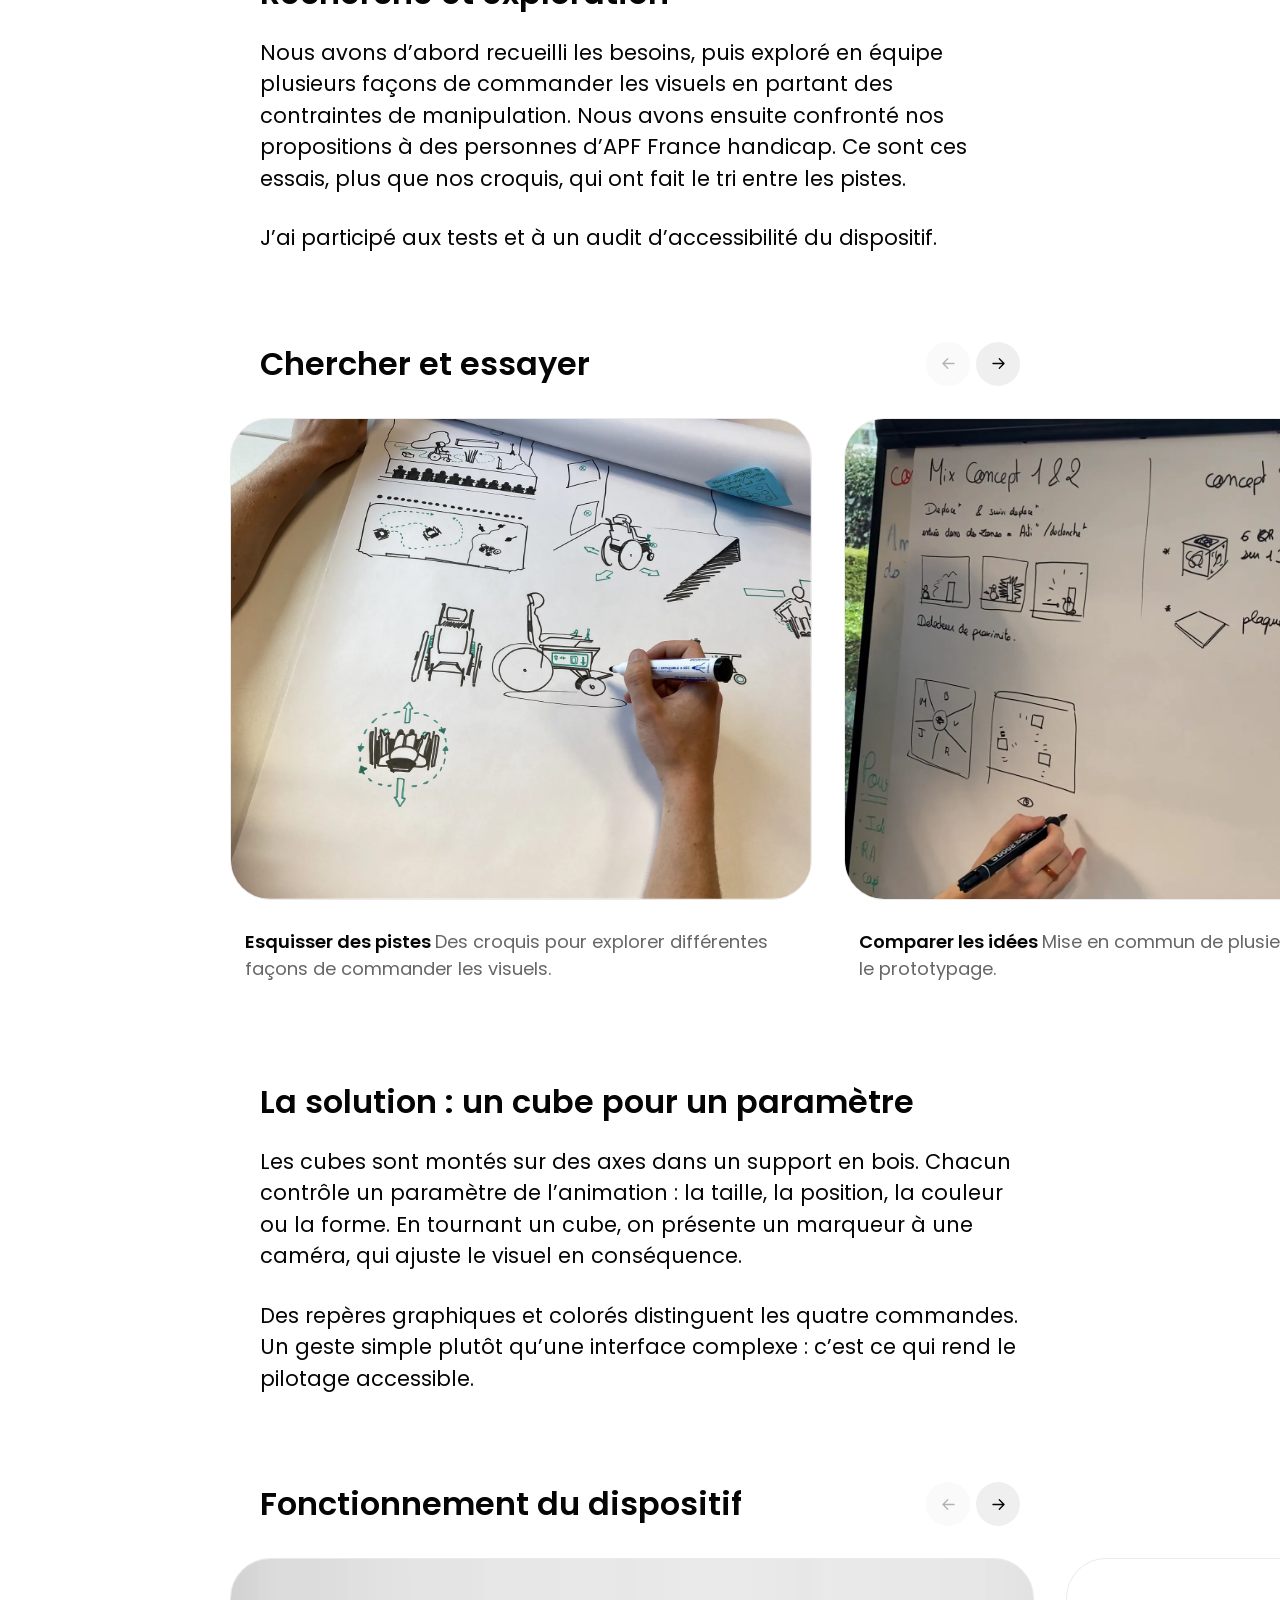
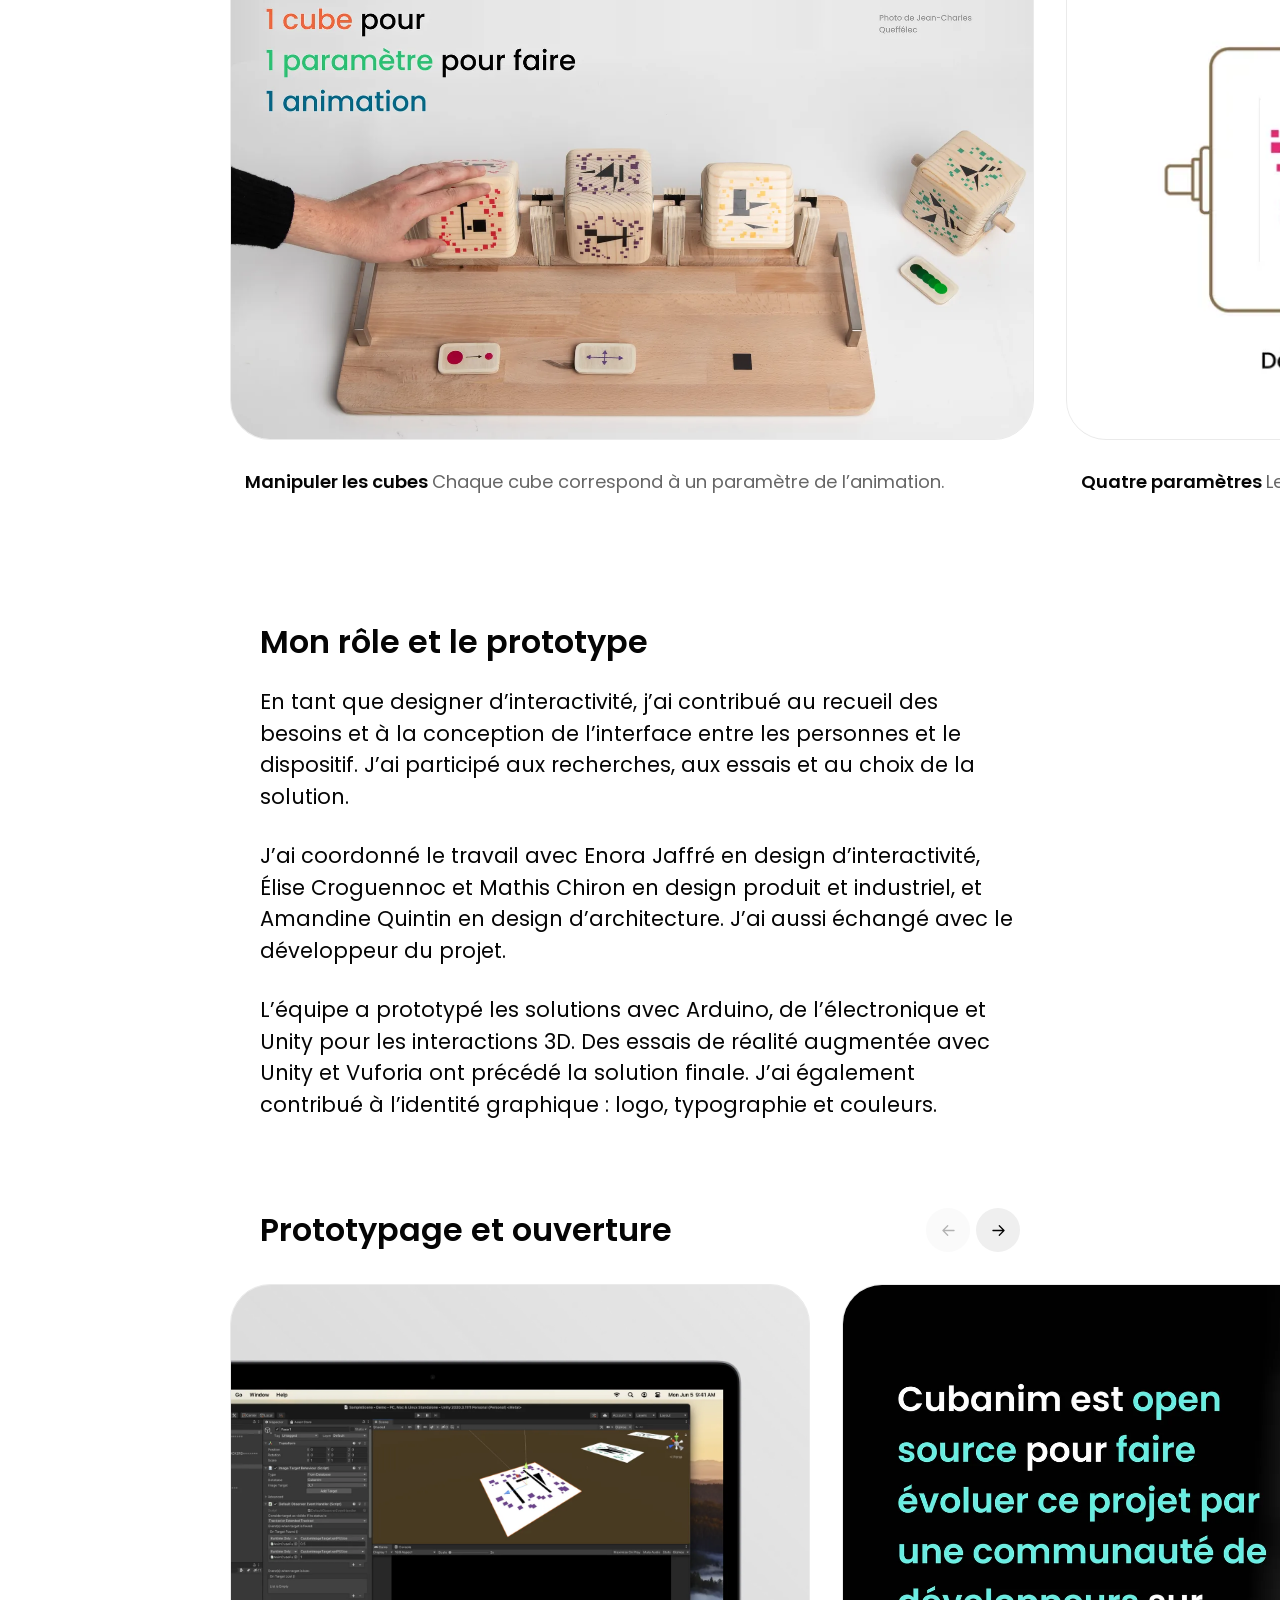
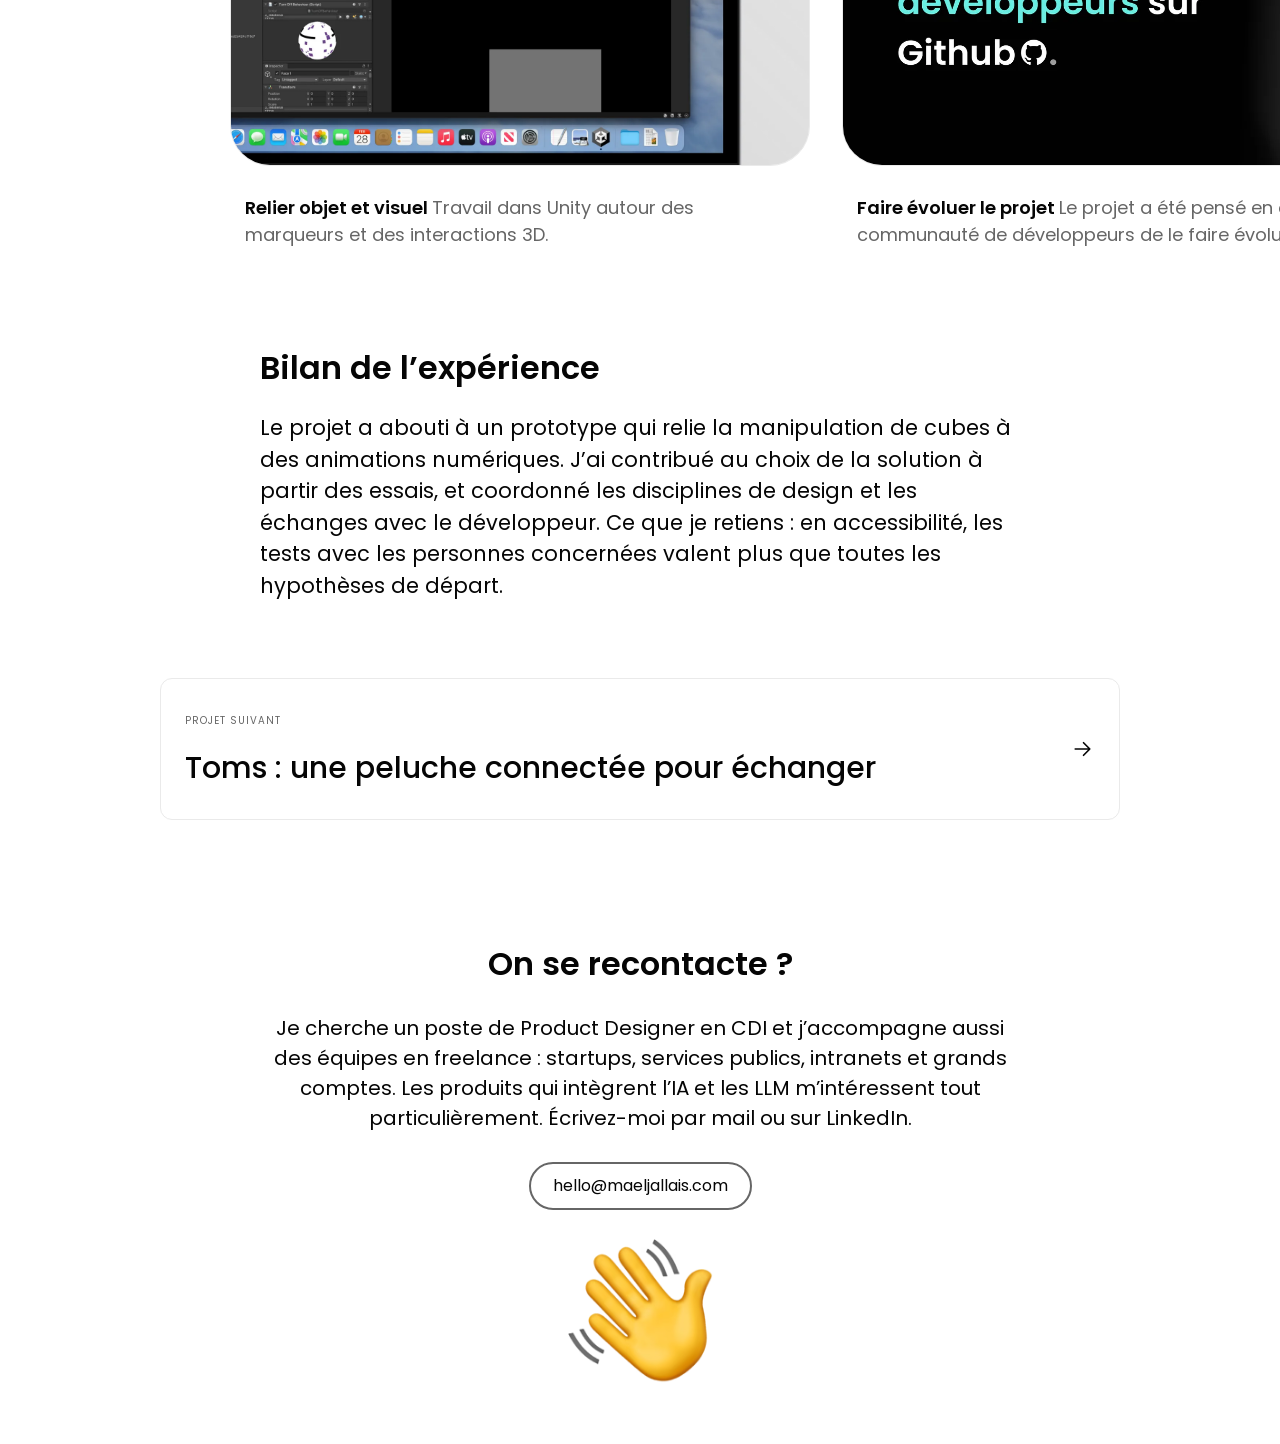
<file: articles/cubanim/index.html>
<!doctype html>
<html lang="fr">

<head>
  <meta charset="UTF-8">
  <meta name="viewport" content="width=device-width, initial-scale=1">
  <meta name="color-scheme" content="light dark">
  <title>Cubanim : une interface tangible pour la scène | Maël Jallais</title>
  <meta name="description" content="Projet étudiant avec Stereolux et APF France handicap : des cubes pour piloter des visuels sur scène. J’ai coordonné l’équipe et contribué aux interactions.">
  <meta name="author" content="Maël Jallais">
  <meta name="robots" content="index, follow, noimageindex, max-image-preview:none">
  <link rel="canonical" href="https://projets.maeljallais.com/articles/cubanim/">

  <meta property="og:type" content="article">
  <meta property="og:locale" content="fr_FR">
  <meta property="og:site_name" content="Maël Jallais">
  <meta property="og:url" content="https://projets.maeljallais.com/articles/cubanim/">
  <meta property="og:title" content="Cubanim : une interface tangible pour la scène | Maël Jallais">
  <meta property="og:description" content="Projet étudiant avec Stereolux et APF France handicap : des cubes pour piloter des visuels sur scène. J’ai coordonné l’équipe et contribué aux interactions.">

  <meta name="twitter:card" content="summary">
  <meta name="twitter:title" content="Cubanim : une interface tangible pour la scène | Maël Jallais">
  <meta name="twitter:description" content="Projet étudiant avec Stereolux et APF France handicap : des cubes pour piloter des visuels sur scène. J’ai coordonné l’équipe et contribué aux interactions.">
  <script type="application/ld+json">{
  "@context": "https://schema.org",
  "@graph": [
    {
      "@type": "Person",
      "@id": "https://maeljallais.com/#person",
      "name": "Maël Jallais",
      "url": "https://maeljallais.com",
      "jobTitle": "Product Designer",
      "email": "mailto:hello@maeljallais.com",
      "knowsAbout": [
        "Product design",
        "UX design",
        "UI design",
        "Design system",
        "DSFR",
        "Accessibilité numérique",
        "Prototypage",
        "Intranet et digital workplace",
        "Intelligence artificielle",
        "LLM"
      ],
      "sameAs": [
        "https://www.linkedin.com/in/ma%C3%ABljallais/",
        "https://www.behance.net/MaelJallais"
      ]
    },
    {
      "@type": "WebPage",
      "@id": "https://projets.maeljallais.com/articles/cubanim/#webpage",
      "url": "https://projets.maeljallais.com/articles/cubanim/",
      "name": "Cubanim : une interface tangible pour la scène | Maël Jallais",
      "description": "Projet étudiant avec Stereolux et APF France handicap : des cubes pour piloter des visuels sur scène. J’ai coordonné l’équipe et contribué aux interactions.",
      "inLanguage": "fr-FR",
      "author": {
        "@id": "https://maeljallais.com/#person"
      },
      "mainEntity": {
        "@id": "https://projets.maeljallais.com/articles/cubanim/#work"
      }
    },
    {
      "@type": "CreativeWork",
      "@id": "https://projets.maeljallais.com/articles/cubanim/#work",
      "headline": "Animer la scène d’un geste.",
      "name": "Animer la scène d’un geste.",
      "description": "Projet étudiant avec Stereolux et APF France handicap : des cubes pour piloter des visuels sur scène. J’ai coordonné l’équipe et contribué aux interactions.",
      "url": "https://projets.maeljallais.com/articles/cubanim/",
      "inLanguage": "fr-FR",
      "author": {
        "@id": "https://maeljallais.com/#person"
      },
      "creator": {
        "@id": "https://maeljallais.com/#person"
      },
      "mainEntityOfPage": {
        "@id": "https://projets.maeljallais.com/articles/cubanim/#webpage"
      }
    }
  ]
}</script>
  <link rel="icon"
    href="data:image/svg+xml,%3Csvg xmlns='http://www.w3.org/2000/svg' viewBox='0 0 64 64'%3E%3Crect width='64' height='64' rx='18' fill='%23eae6f5'/%3E%3Ctext x='12' y='45' font-size='42' font-family='Arial' fill='%235d487e'%3Em%3C/text%3E%3C/svg%3E">
  <link rel="preconnect" href="https://fonts.googleapis.com">
  <link rel="preconnect" href="https://fonts.gstatic.com" crossorigin>
  <link rel="stylesheet" href="https://fonts.googleapis.com/css2?family=Poppins:wght@400;500;600&amp;display=swap">
  <link rel="stylesheet" href="../assets/css/articles.css?v=seo-20261128">
  <script src="../assets/js/articles.js?v=watch-scroll-20261114" defer></script>
</head>

<body class="reading-page" data-page-id="cubanim">
  <svg class="svg-library" xmlns="http://www.w3.org/2000/svg" aria-hidden="true">
    <defs>
      <symbol id="i-arrow" viewBox="0 0 24 24">
        <path d="M5 12h14m-6-6 6 6-6 6" />
      </symbol>
    </defs>
  </svg>
  <a class="skip-link" href="#main">Aller à l’article</a>
  <header class="reading-header">
    <div class="portfolio-topbar">
      <a class="portfolio-name" href="https://maeljallais.com/" aria-label="Maël Jallais, retour au portfolio">Maël Jallais</a>
      <nav class="portfolio-links" aria-label="Réseaux et contact">
        <a href="https://www.linkedin.com/in/ma%C3%ABljallais/" target="_blank" rel="noopener noreferrer">LinkedIn</a>
        <a href="https://www.behance.net/MaelJallais" target="_blank" rel="noopener noreferrer">Behance</a>
        <a href="https://twitter.com/maeljallais" target="_blank" rel="noopener noreferrer">Twitter</a>
        <a href="mailto:hello@maeljallais.com">Contact</a>
        <a href="https://www.behance.net/feeds/user?username=maeljallais" target="_blank" rel="noopener noreferrer">Flux RSS</a>
      </nav>
    </div>
  </header>
  <main id="main" class="reader" tabindex="-1">
    
    <article id="article">
      <header class="article-header">
        <p class="article-category" id="article-category">Design produit · Cubanim</p>
        <h1 id="article-title">Animer la scène d’un geste.</h1>
        <p class="article-deck" id="article-deck">Des cubes pour déclencher et faire varier des animations sur scène.</p>
        <div class="article-meta"><span class="project-date">2021</span></div>
      </header>
      <section id="reader-cover" class="project-static-showcase" aria-label="Aperçus du projet Cubanim"><figure class="project-static-figure"><div class="project-showcase-media" style="--cover-height-ratio:0.8165680473"><img src="images/group-46.webp" alt="Cubes Cubanim sur leur support en bois" width="2704" height="2208" srcset="images/group-46-480.webp 480w, images/group-46-960.webp 960w, images/group-46.webp 1600w" sizes="(max-width: 600px) calc(100vw - 42px), (max-width: 900px) calc(100vw - 66px), (max-width: 1520px) calc(100vw - 82px), 1438px" loading="eager" decoding="async"></div><h2>Le dispositif</h2><figcaption>Photographie : Jean-Charles Quéffélec.</figcaption></figure></section>
      <div class="article-body" id="article-body"><div class="article-introduction"><p class="article-lead">Cubanim permet de piloter les visuels d’un spectacle en faisant tourner des cubes. Nous l’avons conçu avec des adolescents en situation de handicap, dont certains ont du mal à saisir ou à manipuler des objets.</p></div>
<section class="article-section" aria-labelledby="cubanim-section-1"><div class="article-section-heading"><h2 id="cubanim-section-1">Contexte et objectif</h2></div><div class="article-section-content"><p>Ce projet étudiant a été réalisé pendant huit semaines à L’École de design Nantes Atlantique, en partenariat avec Stereolux et APF France handicap. Il explore le VJing : la création et la manipulation de visuels en temps réel sur scène.</p><p>L’objectif : que chaque participant puisse lancer une animation au bon moment et la faire évoluer pendant tout le spectacle, avec des gestes à sa portée.</p></div></section>
<section class="article-carousel" data-article-carousel aria-labelledby="cubanim-carousel-1-title">
        <div class="article-carousel-heading">
          <h2 id="cubanim-carousel-1-title">Le contexte du spectacle</h2>
          <div class="article-carousel-controls rail-controls" hidden>
            <button type="button" class="icon-button rail-prev" aria-label="Visuel précédent" aria-controls="cubanim-carousel-1-track" disabled><svg aria-hidden="true"><use href="#i-arrow" /></svg></button>
            <button type="button" class="icon-button" aria-label="Visuel suivant" aria-controls="cubanim-carousel-1-track"><svg aria-hidden="true"><use href="#i-arrow" /></svg></button>
          </div>
        </div>
        <div class="article-carousel-track" id="cubanim-carousel-1-track" tabindex="0" role="group" aria-label="Visuels : Le contexte du spectacle. Défilement horizontal.">
          <figure class="article-carousel-slide"><div class="article-carousel-media"><img src="images/group-38.webp" alt="Musiciens en répétition, dont une personne en fauteuil roulant" width="3066" height="2380" srcset="images/group-38-480.webp 480w, images/group-38-960.webp 960w, images/group-38.webp 1600w" sizes="(max-width: 600px) calc(100vw - 40px), (max-width: 900px) calc(100vw - 64px), (max-width: 1680px) calc(100vw - 96px), 1584px" loading="lazy" decoding="async"></div><figcaption><h3>Une pratique collective</h3><p>Le projet prend place dans un contexte de pratique musicale collective.</p></figcaption></figure>
<figure class="article-carousel-slide"><div class="article-carousel-media"><img src="images/img-1012-1.webp" alt="Personne utilisant un dispositif de commande adapté" width="2342" height="2380" srcset="images/img-1012-1-480.webp 480w, images/img-1012-1-960.webp 960w, images/img-1012-1.webp 1600w" sizes="(max-width: 600px) calc(100vw - 40px), (max-width: 900px) calc(100vw - 64px), (max-width: 1680px) calc(100vw - 96px), 1584px" loading="lazy" decoding="async"></div><figcaption><h3>Les usagers</h3><p>Le projet s’adresse à des adolescents en situation de handicap ; pour certains, la manipulation d’un objet peut être difficile.</p></figcaption></figure>
<figure class="article-carousel-slide"><div class="article-carousel-media"><img src="images/frame-16.webp" alt="Musiciens et instruments sur une scène éclairée" width="6020" height="2380" srcset="images/frame-16-480.webp 480w, images/frame-16-960.webp 960w, images/frame-16.webp 1600w" sizes="(max-width: 600px) calc(100vw - 40px), (max-width: 900px) calc(100vw - 64px), (max-width: 1680px) calc(100vw - 96px), 1584px" loading="lazy" decoding="async"></div><figcaption><h3>Sur scène</h3><p>Cubanim explore une façon de participer aux visuels d’un spectacle.</p></figcaption></figure>
        </div>
        <span class="sr-only" role="status" aria-live="polite" aria-atomic="true"></span>
      </section>
<section class="article-section" aria-labelledby="cubanim-section-2"><div class="article-section-heading"><h2 id="cubanim-section-2">Recherche et exploration</h2></div><div class="article-section-content"><p>Nous avons d’abord recueilli les besoins, puis exploré en équipe plusieurs façons de commander les visuels en partant des contraintes de manipulation. Nous avons ensuite confronté nos propositions à des personnes d’APF France handicap. Ce sont ces essais, plus que nos croquis, qui ont fait le tri entre les pistes.</p><p>J’ai participé aux tests et à un audit d’accessibilité du dispositif.</p></div></section>
<section class="article-carousel" data-article-carousel aria-labelledby="cubanim-carousel-2-title">
        <div class="article-carousel-heading">
          <h2 id="cubanim-carousel-2-title">Chercher et essayer</h2>
          <div class="article-carousel-controls rail-controls" hidden>
            <button type="button" class="icon-button rail-prev" aria-label="Visuel précédent" aria-controls="cubanim-carousel-2-track" disabled><svg aria-hidden="true"><use href="#i-arrow" /></svg></button>
            <button type="button" class="icon-button" aria-label="Visuel suivant" aria-controls="cubanim-carousel-2-track"><svg aria-hidden="true"><use href="#i-arrow" /></svg></button>
          </div>
        </div>
        <div class="article-carousel-track" id="cubanim-carousel-2-track" tabindex="0" role="group" aria-label="Visuels : Chercher et essayer. Défilement horizontal.">
          <figure class="article-carousel-slide"><div class="article-carousel-media"><img src="images/img-1012-2.webp" alt="Main dessinant plusieurs idées de dispositifs et de cubes" width="2840" height="2350" srcset="images/img-1012-2-480.webp 480w, images/img-1012-2-960.webp 960w, images/img-1012-2.webp 1600w" sizes="(max-width: 600px) calc(100vw - 40px), (max-width: 900px) calc(100vw - 64px), (max-width: 1680px) calc(100vw - 96px), 1584px" loading="lazy" decoding="async"></div><figcaption><h3>Esquisser des pistes</h3><p>Des croquis pour explorer différentes façons de commander les visuels.</p></figcaption></figure>
<figure class="article-carousel-slide"><div class="article-carousel-media"><img src="images/img-1012-3.webp" alt="Schémas de concepts dessinés sur un tableau" width="3279" height="2380" srcset="images/img-1012-3-480.webp 480w, images/img-1012-3-960.webp 960w, images/img-1012-3.webp 1600w" sizes="(max-width: 600px) calc(100vw - 40px), (max-width: 900px) calc(100vw - 64px), (max-width: 1680px) calc(100vw - 96px), 1584px" loading="lazy" decoding="async"></div><figcaption><h3>Comparer les idées</h3><p>Mise en commun de plusieurs propositions avant le prototypage.</p></figcaption></figure>
<figure class="article-carousel-slide"><div class="article-carousel-media"><img src="images/img-1012-4.webp" alt="Deux personnes manipulent des cubes colorés sur une table" width="3617" height="2350" srcset="images/img-1012-4-480.webp 480w, images/img-1012-4-960.webp 960w, images/img-1012-4.webp 1600w" sizes="(max-width: 600px) calc(100vw - 40px), (max-width: 900px) calc(100vw - 64px), (max-width: 1680px) calc(100vw - 96px), 1584px" loading="lazy" decoding="async"></div><figcaption><h3>Essayer la manipulation</h3><p>Des essais de gestes avec des objets simples.</p></figcaption></figure>
<figure class="article-carousel-slide"><div class="article-carousel-media"><img src="images/img-1012-5.webp" alt="Personnes travaillant avec des cubes et des notes colorées sur une table" width="7389" height="2350" srcset="images/img-1012-5-480.webp 480w, images/img-1012-5-960.webp 960w, images/img-1012-5.webp 1600w" sizes="(max-width: 600px) calc(100vw - 40px), (max-width: 900px) calc(100vw - 64px), (max-width: 1680px) calc(100vw - 96px), 1584px" loading="lazy" decoding="async"></div><figcaption><h3>Faire évoluer les pistes</h3><p>Les retours ont nourri le choix de la solution.</p></figcaption></figure>
        </div>
        <span class="sr-only" role="status" aria-live="polite" aria-atomic="true"></span>
      </section>
<section class="article-section" aria-labelledby="cubanim-section-3"><div class="article-section-heading"><h2 id="cubanim-section-3">La solution : un cube pour un paramètre</h2></div><div class="article-section-content"><p>Les cubes sont montés sur des axes dans un support en bois. Chacun contrôle un paramètre de l’animation : la taille, la position, la couleur ou la forme. En tournant un cube, on présente un marqueur à une caméra, qui ajuste le visuel en conséquence.</p><p>Des repères graphiques et colorés distinguent les quatre commandes. Un geste simple plutôt qu’une interface complexe : c’est ce qui rend le pilotage accessible.</p></div></section>
<section class="article-carousel" data-article-carousel aria-labelledby="cubanim-carousel-3-title">
        <div class="article-carousel-heading">
          <h2 id="cubanim-carousel-3-title">Fonctionnement du dispositif</h2>
          <div class="article-carousel-controls rail-controls" hidden>
            <button type="button" class="icon-button rail-prev" aria-label="Visuel précédent" aria-controls="cubanim-carousel-3-track" disabled><svg aria-hidden="true"><use href="#i-arrow" /></svg></button>
            <button type="button" class="icon-button" aria-label="Visuel suivant" aria-controls="cubanim-carousel-3-track"><svg aria-hidden="true"><use href="#i-arrow" /></svg></button>
          </div>
        </div>
        <div class="article-carousel-track" id="cubanim-carousel-3-track" tabindex="0" role="group" aria-label="Visuels : Fonctionnement du dispositif. Défilement horizontal.">
          <figure class="article-carousel-slide"><div class="article-carousel-media"><img src="images/frame-13.webp" alt="Main faisant tourner les cubes du dispositif Cubanim" width="4856" height="2904" srcset="images/frame-13-480.webp 480w, images/frame-13-960.webp 960w, images/frame-13.webp 1600w" sizes="(max-width: 600px) calc(100vw - 40px), (max-width: 900px) calc(100vw - 64px), (max-width: 1680px) calc(100vw - 96px), 1584px" loading="lazy" decoding="async"></div><figcaption><h3>Manipuler les cubes</h3><p>Chaque cube correspond à un paramètre de l’animation.</p></figcaption></figure>
<figure class="article-carousel-slide"><div class="article-carousel-media"><img src="images/frame-48095822.webp" alt="Schéma des cubes associés à la taille, la position, la couleur et la forme" width="5252" height="1520" srcset="images/frame-48095822-480.webp 480w, images/frame-48095822-960.webp 960w, images/frame-48095822.webp 1600w" sizes="(max-width: 600px) calc(100vw - 40px), (max-width: 900px) calc(100vw - 64px), (max-width: 1680px) calc(100vw - 96px), 1584px" loading="lazy" decoding="async"></div><figcaption><h3>Quatre paramètres</h3><p>Les repères visuels permettent de distinguer les quatre commandes.</p></figcaption></figure>
<figure class="article-carousel-slide"><div class="article-carousel-media"><img src="images/group-2.webp" alt="Caméra utilisée pour reconnaître les marqueurs des cubes" width="2360" height="2208" srcset="images/group-2-480.webp 480w, images/group-2-960.webp 960w, images/group-2.webp 1600w" sizes="(max-width: 600px) calc(100vw - 40px), (max-width: 900px) calc(100vw - 64px), (max-width: 1680px) calc(100vw - 96px), 1584px" loading="lazy" decoding="async"></div><figcaption><h3>Reconnaître les marqueurs</h3><p>Une caméra lit les marqueurs présentés par les cubes.</p></figcaption></figure>
        </div>
        <span class="sr-only" role="status" aria-live="polite" aria-atomic="true"></span>
      </section>
<section class="article-section" aria-labelledby="cubanim-section-4"><div class="article-section-heading"><h2 id="cubanim-section-4">Mon rôle et le prototype</h2></div><div class="article-section-content"><p>En tant que designer d’interactivité, j’ai contribué au recueil des besoins et à la conception de l’interface entre les personnes et le dispositif. J’ai participé aux recherches, aux essais et au choix de la solution.</p><p>J’ai coordonné le travail avec Enora Jaffré en design d’interactivité, Élise Croguennoc et Mathis Chiron en design produit et industriel, et Amandine Quintin en design d’architecture. J’ai aussi échangé avec le développeur du projet.</p><p>L’équipe a prototypé les solutions avec Arduino, de l’électronique et Unity pour les interactions 3D. Des essais de réalité augmentée avec Unity et Vuforia ont précédé la solution finale. J’ai également contribué à l’identité graphique : logo, typographie et couleurs.</p></div></section>
<section class="article-carousel" data-article-carousel aria-labelledby="cubanim-carousel-4-title">
        <div class="article-carousel-heading">
          <h2 id="cubanim-carousel-4-title">Prototypage et ouverture</h2>
          <div class="article-carousel-controls rail-controls" hidden>
            <button type="button" class="icon-button rail-prev" aria-label="Visuel précédent" aria-controls="cubanim-carousel-4-track" disabled><svg aria-hidden="true"><use href="#i-arrow" /></svg></button>
            <button type="button" class="icon-button" aria-label="Visuel suivant" aria-controls="cubanim-carousel-4-track"><svg aria-hidden="true"><use href="#i-arrow" /></svg></button>
          </div>
        </div>
        <div class="article-carousel-track" id="cubanim-carousel-4-track" tabindex="0" role="group" aria-label="Visuels : Prototypage et ouverture. Défilement horizontal.">
          <figure class="article-carousel-slide"><div class="article-carousel-media"><img src="images/frame-11.webp" alt="Écran de travail dans Unity montrant des marqueurs" width="2868" height="2380" srcset="images/frame-11-480.webp 480w, images/frame-11-960.webp 960w, images/frame-11.webp 1600w" sizes="(max-width: 600px) calc(100vw - 40px), (max-width: 900px) calc(100vw - 64px), (max-width: 1680px) calc(100vw - 96px), 1584px" loading="lazy" decoding="async"></div><figcaption><h3>Relier objet et visuel</h3><p>Travail dans Unity autour des marqueurs et des interactions 3D.</p></figcaption></figure>
<figure class="article-carousel-slide"><div class="article-carousel-media"><img src="images/frame-14.webp" alt="Présentation de l’intention open source du projet Cubanim" width="4860" height="2836" srcset="images/frame-14-480.webp 480w, images/frame-14-960.webp 960w, images/frame-14.webp 1600w" sizes="(max-width: 600px) calc(100vw - 40px), (max-width: 900px) calc(100vw - 64px), (max-width: 1680px) calc(100vw - 96px), 1584px" loading="lazy" decoding="async"></div><figcaption><h3>Faire évoluer le projet</h3><p>Le projet a été pensé en open source pour permettre à une communauté de développeurs de le faire évoluer. <a href="https://github.com/cubanim">Voir Cubanim sur GitHub</a></p></figcaption></figure>
        </div>
        <span class="sr-only" role="status" aria-live="polite" aria-atomic="true"></span>
      </section>
<section class="article-section" aria-labelledby="cubanim-bilan"><div class="article-section-heading"><h2 id="cubanim-bilan">Bilan de l’expérience</h2></div><div class="article-section-content"><p>Le projet a abouti à un prototype qui relie la manipulation de cubes à des animations numériques. J’ai contribué au choix de la solution à partir des essais, et coordonné les disciplines de design et les échanges avec le développeur. Ce que je retiens : en accessibilité, les tests avec les personnes concernées valent plus que toutes les hypothèses de départ.</p></div></section></div>

      
      
    </article>
    <a class="next-story" href="https://projets.maeljallais.com/articles/toms/"><span>PROJET SUIVANT</span><h2>Toms : une peluche connectée pour échanger</h2><svg aria-hidden="true"><use href="#i-arrow"></use></svg></a>
  </main>
  <footer class="portfolio-footer" aria-labelledby="contact-title">
    <h2 id="contact-title">On se recontacte ?</h2>
    <p>Je cherche un poste de Product Designer en CDI et j’accompagne aussi des équipes en freelance : startups, services publics, intranets et grands comptes. Les produits qui intègrent l’IA et les LLM m’intéressent tout particulièrement. Écrivez-moi par mail ou sur LinkedIn.</p>
    <a class="portfolio-contact" href="mailto:hello@maeljallais.com">hello@maeljallais.com</a>
    <img src="../assets/images/contact-illustration.avif" alt="" width="145" height="145" loading="lazy" decoding="async">
  </footer>
</body>

</html>
</file>
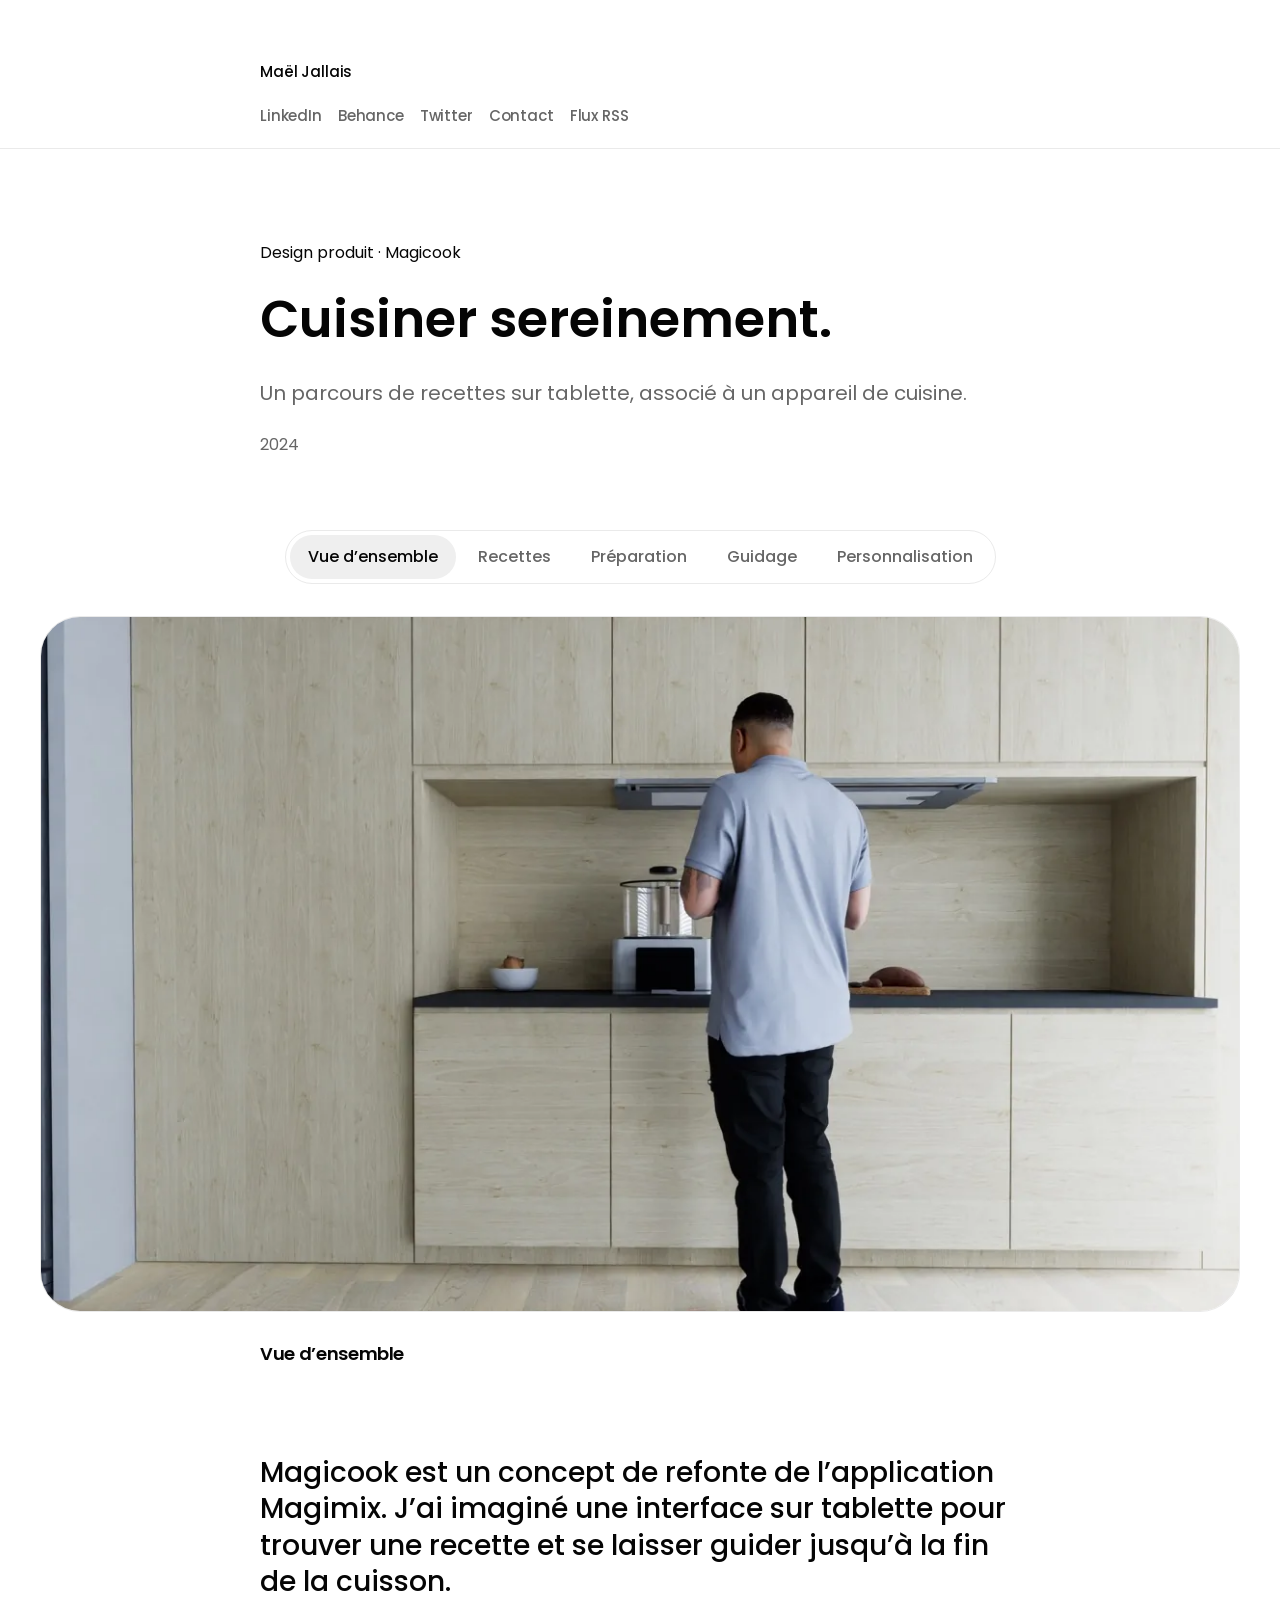
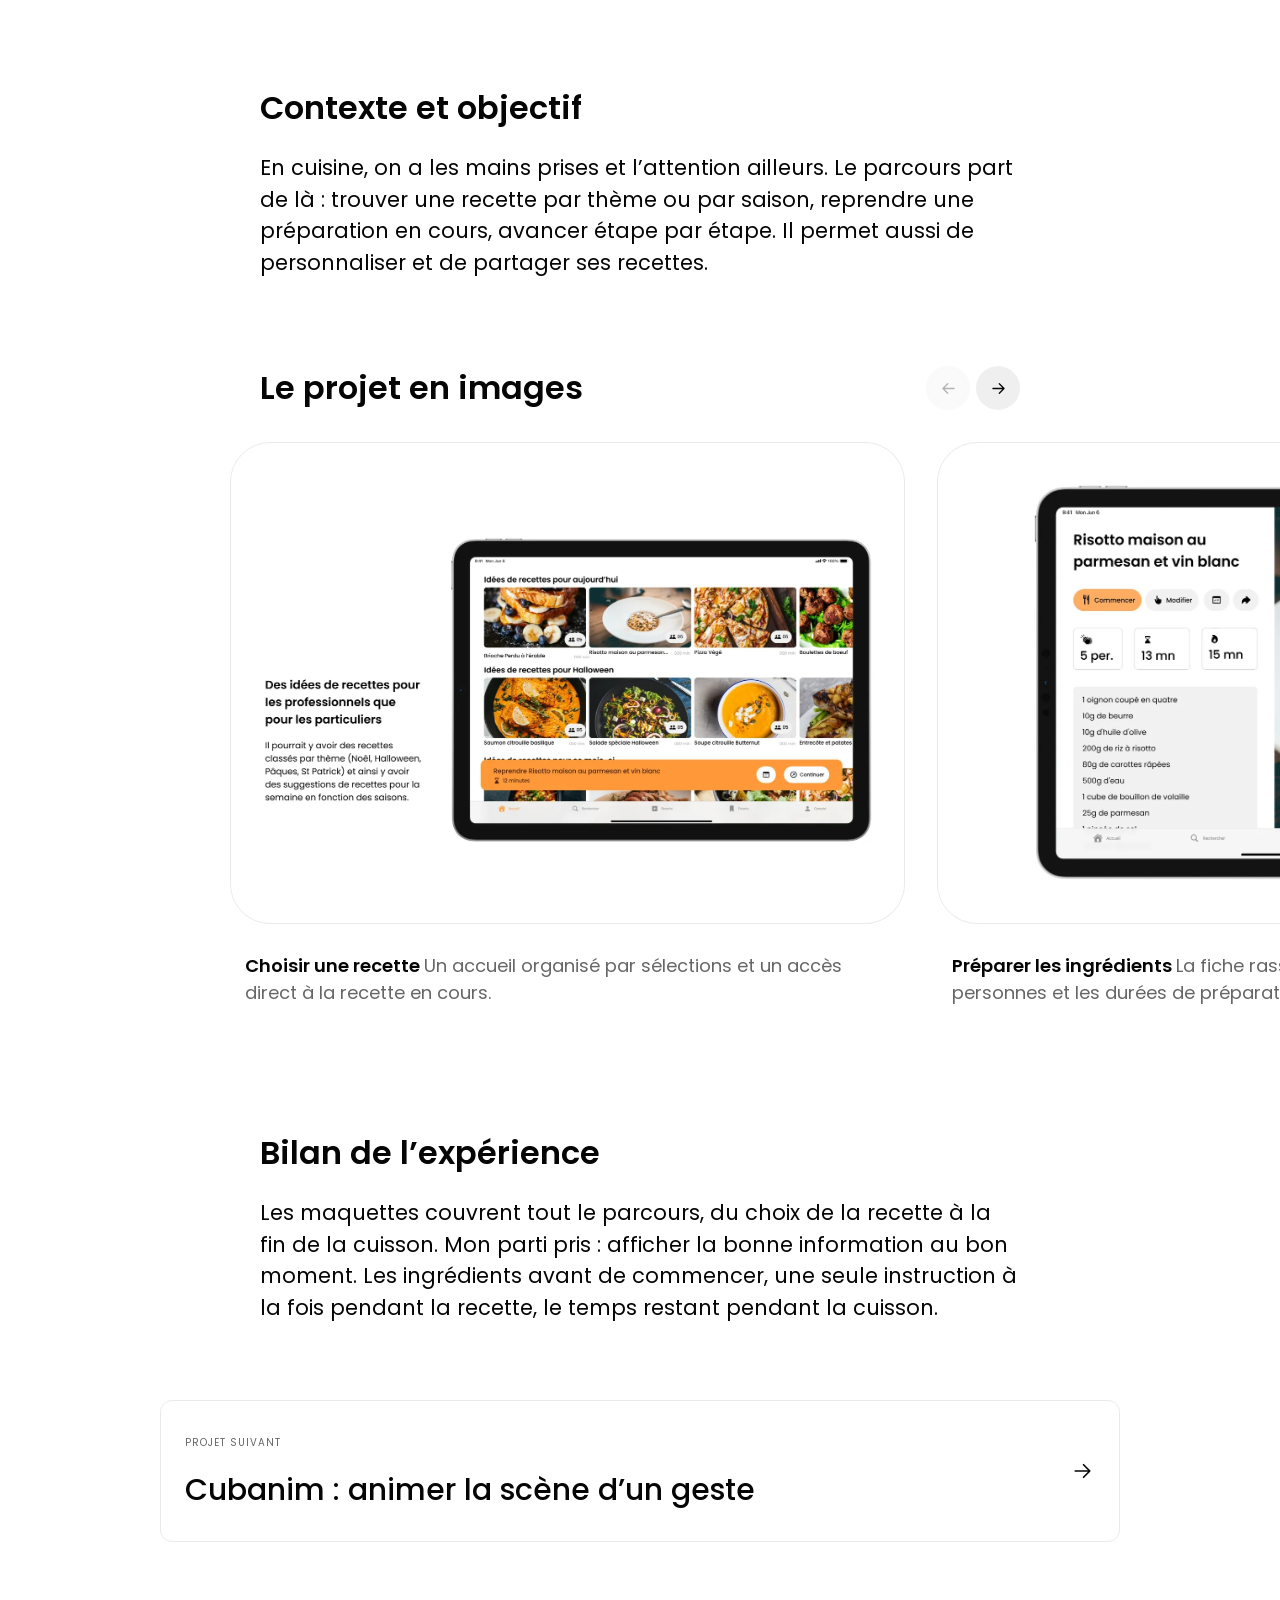
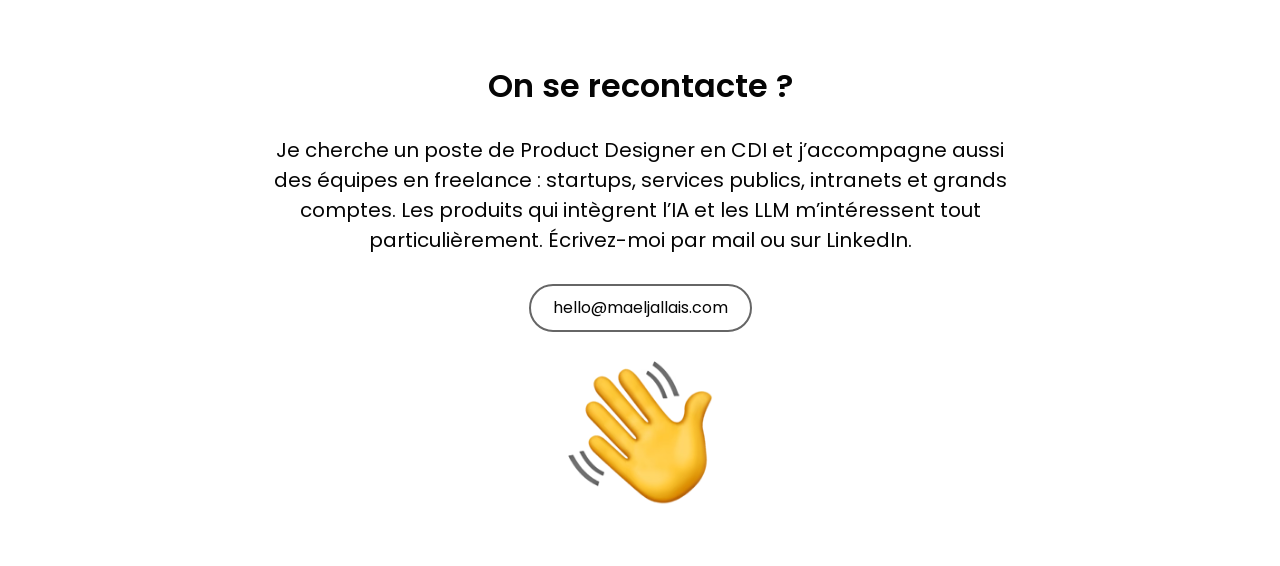
<file: articles/magicook/index.html>
<!doctype html>
<html lang="fr">

<head>
  <meta charset="UTF-8">
  <meta name="viewport" content="width=device-width, initial-scale=1">
  <meta name="color-scheme" content="light dark">
  <title>Magicook : UX/UI d’une app de recettes | Maël Jallais</title>
  <meta name="description" content="Concept de refonte de l’application Magimix : j’ai conçu un parcours sur tablette pour choisir une recette, peser les ingrédients et suivre la cuisson.">
  <meta name="author" content="Maël Jallais">
  <meta name="robots" content="index, follow, noimageindex, max-image-preview:none">
  <link rel="canonical" href="https://projets.maeljallais.com/articles/magicook/">

  <meta property="og:type" content="article">
  <meta property="og:locale" content="fr_FR">
  <meta property="og:site_name" content="Maël Jallais">
  <meta property="og:url" content="https://projets.maeljallais.com/articles/magicook/">
  <meta property="og:title" content="Magicook : UX/UI d’une app de recettes | Maël Jallais">
  <meta property="og:description" content="Concept de refonte de l’application Magimix : j’ai conçu un parcours sur tablette pour choisir une recette, peser les ingrédients et suivre la cuisson.">

  <meta name="twitter:card" content="summary">
  <meta name="twitter:title" content="Magicook : UX/UI d’une app de recettes | Maël Jallais">
  <meta name="twitter:description" content="Concept de refonte de l’application Magimix : j’ai conçu un parcours sur tablette pour choisir une recette, peser les ingrédients et suivre la cuisson.">
  <script type="application/ld+json">{
  "@context": "https://schema.org",
  "@graph": [
    {
      "@type": "Person",
      "@id": "https://maeljallais.com/#person",
      "name": "Maël Jallais",
      "url": "https://maeljallais.com",
      "jobTitle": "Product Designer",
      "email": "mailto:hello@maeljallais.com",
      "knowsAbout": [
        "Product design",
        "UX design",
        "UI design",
        "Design system",
        "DSFR",
        "Accessibilité numérique",
        "Prototypage",
        "Intranet et digital workplace",
        "Intelligence artificielle",
        "LLM"
      ],
      "sameAs": [
        "https://www.linkedin.com/in/ma%C3%ABljallais/",
        "https://www.behance.net/MaelJallais"
      ]
    },
    {
      "@type": "WebPage",
      "@id": "https://projets.maeljallais.com/articles/magicook/#webpage",
      "url": "https://projets.maeljallais.com/articles/magicook/",
      "name": "Magicook : UX/UI d’une app de recettes | Maël Jallais",
      "description": "Concept de refonte de l’application Magimix : j’ai conçu un parcours sur tablette pour choisir une recette, peser les ingrédients et suivre la cuisson.",
      "inLanguage": "fr-FR",
      "author": {
        "@id": "https://maeljallais.com/#person"
      },
      "mainEntity": {
        "@id": "https://projets.maeljallais.com/articles/magicook/#work"
      }
    },
    {
      "@type": "CreativeWork",
      "@id": "https://projets.maeljallais.com/articles/magicook/#work",
      "headline": "Cuisiner sereinement.",
      "name": "Cuisiner sereinement.",
      "description": "Concept de refonte de l’application Magimix : j’ai conçu un parcours sur tablette pour choisir une recette, peser les ingrédients et suivre la cuisson.",
      "url": "https://projets.maeljallais.com/articles/magicook/",
      "inLanguage": "fr-FR",
      "author": {
        "@id": "https://maeljallais.com/#person"
      },
      "creator": {
        "@id": "https://maeljallais.com/#person"
      },
      "mainEntityOfPage": {
        "@id": "https://projets.maeljallais.com/articles/magicook/#webpage"
      }
    }
  ]
}</script>
  <link rel="icon"
    href="data:image/svg+xml,%3Csvg xmlns='http://www.w3.org/2000/svg' viewBox='0 0 64 64'%3E%3Crect width='64' height='64' rx='18' fill='%23eae6f5'/%3E%3Ctext x='12' y='45' font-size='42' font-family='Arial' fill='%235d487e'%3Em%3C/text%3E%3C/svg%3E">
  <link rel="preconnect" href="https://fonts.googleapis.com">
  <link rel="preconnect" href="https://fonts.gstatic.com" crossorigin>
  <link rel="stylesheet" href="https://fonts.googleapis.com/css2?family=Poppins:wght@400;500;600&amp;display=swap">
  <link rel="stylesheet" href="../assets/css/articles.css?v=seo-20261128">
  <script src="../assets/js/articles.js?v=watch-scroll-20261114" defer></script>
</head>

<body class="reading-page" data-page-id="magicook">
  <svg class="svg-library" xmlns="http://www.w3.org/2000/svg" aria-hidden="true">
    <defs>
      <symbol id="i-arrow" viewBox="0 0 24 24">
        <path d="M5 12h14m-6-6 6 6-6 6" />
      </symbol>
    </defs>
  </svg>
  <a class="skip-link" href="#main">Aller à l’article</a>
  <header class="reading-header">
    <div class="portfolio-topbar">
      <a class="portfolio-name" href="https://maeljallais.com/" aria-label="Maël Jallais, retour au portfolio">Maël Jallais</a>
      <nav class="portfolio-links" aria-label="Réseaux et contact">
        <a href="https://www.linkedin.com/in/ma%C3%ABljallais/" target="_blank" rel="noopener noreferrer">LinkedIn</a>
        <a href="https://www.behance.net/MaelJallais" target="_blank" rel="noopener noreferrer">Behance</a>
        <a href="https://twitter.com/maeljallais" target="_blank" rel="noopener noreferrer">Twitter</a>
        <a href="mailto:hello@maeljallais.com">Contact</a>
        <a href="https://www.behance.net/feeds/user?username=maeljallais" target="_blank" rel="noopener noreferrer">Flux RSS</a>
      </nav>
    </div>
  </header>
  <main id="main" class="reader" tabindex="-1">
    
    <article id="article">
      <header class="article-header">
        <p class="article-category" id="article-category">Design produit · Magicook</p>
        <h1 id="article-title">Cuisiner sereinement.</h1>
        <p class="article-deck" id="article-deck">Un parcours de recettes sur tablette, associé à un appareil de cuisine.</p>
        <div class="article-meta"><span class="project-date">2024</span></div>
      </header>
      <section id="reader-cover" class="project-static-showcase" aria-label="Aperçus du projet Magicook"><figure class="project-static-figure"><div class="project-showcase-media" style="--cover-height-ratio:0.5625000000"><img src="images/0-large.webp" alt="Mise en situation de l’appareil de cuisine Magicook" width="1280" height="720" srcset="images/0-large-480.webp 480w, images/0-large-960.webp 960w, images/0-large.webp 1280w" sizes="(max-width: 600px) calc(100vw - 42px), (max-width: 900px) calc(100vw - 66px), (max-width: 1520px) calc(100vw - 82px), 1438px" loading="eager" decoding="async"></div><h2>Vue d’ensemble</h2></figure><details class="project-static-more"><summary>Voir les autres aperçus</summary><figure class="project-static-figure"><div class="project-showcase-media" style="--cover-height-ratio:0.7128571429"><img src="images/1.webp" alt="Accueil sur tablette avec des suggestions de recettes classées par thème" width="2800" height="1996" srcset="images/1-480.webp 480w, images/1-960.webp 960w, images/1.webp 1600w" sizes="(max-width: 600px) calc(100vw - 42px), (max-width: 900px) calc(100vw - 66px), (max-width: 1520px) calc(100vw - 82px), 1438px" loading="lazy" decoding="async"></div><h2>Recettes</h2></figure>
<figure class="project-static-figure"><div class="project-showcase-media" style="--cover-height-ratio:0.6494791667"><img src="images/4.webp" alt="Fiche recette avec ingrédients, nombre de personnes et durées" width="3840" height="2494" srcset="images/4-480.webp 480w, images/4-960.webp 960w, images/4.webp 1600w" sizes="(max-width: 600px) calc(100vw - 42px), (max-width: 900px) calc(100vw - 66px), (max-width: 1520px) calc(100vw - 82px), 1438px" loading="lazy" decoding="async"></div><h2>Préparation</h2></figure>
<figure class="project-static-figure"><div class="project-showcase-media" style="--cover-height-ratio:0.6494791667"><img src="images/6.webp" alt="Étape de préparation avec instruction et boutons Précédent et Continuer" width="3840" height="2494" srcset="images/6-480.webp 480w, images/6-960.webp 960w, images/6.webp 1600w" sizes="(max-width: 600px) calc(100vw - 42px), (max-width: 900px) calc(100vw - 66px), (max-width: 1520px) calc(100vw - 82px), 1438px" loading="lazy" decoding="async"></div><h2>Guidage</h2></figure>
<figure class="project-static-figure"><div class="project-showcase-media" style="--cover-height-ratio:0.7128571429"><img src="images/9.webp" alt="Appareil Magicook et interface de création et modification de recettes" width="2800" height="1996" srcset="images/9-480.webp 480w, images/9-960.webp 960w, images/9.webp 1600w" sizes="(max-width: 600px) calc(100vw - 42px), (max-width: 900px) calc(100vw - 66px), (max-width: 1520px) calc(100vw - 82px), 1438px" loading="lazy" decoding="async"></div><h2>Personnalisation</h2></figure></details></section>
      <div class="article-body" id="article-body"><div class="article-introduction"><p class="article-lead">Magicook est un concept de refonte de l’application Magimix. J’ai imaginé une interface sur tablette pour trouver une recette et se laisser guider jusqu’à la fin de la cuisson.</p></div>
<section class="article-section" aria-labelledby="magicook-section-1"><div class="article-section-heading"><h2 id="magicook-section-1">Contexte et objectif</h2></div><div class="article-section-content"><p>En cuisine, on a les mains prises et l’attention ailleurs. Le parcours part de là : trouver une recette par thème ou par saison, reprendre une préparation en cours, avancer étape par étape. Il permet aussi de personnaliser et de partager ses recettes.</p></div></section>
<section class="article-carousel" data-article-carousel aria-labelledby="magicook-carousel-1-title">
        <div class="article-carousel-heading">
          <h2 id="magicook-carousel-1-title">Le projet en images</h2>
          <div class="article-carousel-controls rail-controls" hidden>
            <button type="button" class="icon-button rail-prev" aria-label="Visuel précédent" aria-controls="magicook-carousel-1-track" disabled><svg aria-hidden="true"><use href="#i-arrow" /></svg></button>
            <button type="button" class="icon-button" aria-label="Visuel suivant" aria-controls="magicook-carousel-1-track"><svg aria-hidden="true"><use href="#i-arrow" /></svg></button>
          </div>
        </div>
        <div class="article-carousel-track" id="magicook-carousel-1-track" tabindex="0" role="group" aria-label="Visuels : Le projet en images. Défilement horizontal.">
          <figure class="article-carousel-slide"><div class="article-carousel-media"><img src="images/1.webp" alt="Suggestions de recettes et accès à une préparation en cours sur tablette" width="2800" height="1996" srcset="images/1-480.webp 480w, images/1-960.webp 960w, images/1.webp 1600w" sizes="(max-width: 600px) calc(100vw - 40px), (max-width: 900px) calc(100vw - 64px), (max-width: 1680px) calc(100vw - 96px), 1584px" loading="lazy" decoding="async"></div><figcaption><h3>Choisir une recette</h3><p>Un accueil organisé par sélections et un accès direct à la recette en cours.</p></figcaption></figure>
<figure class="article-carousel-slide"><div class="article-carousel-media"><img src="images/4.webp" alt="Fiche de risotto avec liste des ingrédients et informations de préparation" width="3840" height="2494" srcset="images/4-480.webp 480w, images/4-960.webp 960w, images/4.webp 1600w" sizes="(max-width: 600px) calc(100vw - 40px), (max-width: 900px) calc(100vw - 64px), (max-width: 1680px) calc(100vw - 96px), 1584px" loading="lazy" decoding="async"></div><figcaption><h3>Préparer les ingrédients</h3><p>La fiche rassemble les ingrédients, le nombre de personnes et les durées de préparation et de cuisson.</p></figcaption></figure>
<figure class="article-carousel-slide"><div class="article-carousel-media"><img src="images/5.webp" alt="Interface de pesée affichée à côté des ingrédients de la recette" width="3840" height="2494" srcset="images/5-480.webp 480w, images/5-960.webp 960w, images/5.webp 1600w" sizes="(max-width: 600px) calc(100vw - 40px), (max-width: 900px) calc(100vw - 64px), (max-width: 1680px) calc(100vw - 96px), 1584px" loading="lazy" decoding="async"></div><figcaption><h3>Peser</h3><p>Un écran de balance accompagne la préparation des ingrédients.</p></figcaption></figure>
<figure class="article-carousel-slide"><div class="article-carousel-media"><img src="images/6.webp" alt="Instruction de préparation avec navigation entre les étapes" width="3840" height="2494" srcset="images/6-480.webp 480w, images/6-960.webp 960w, images/6.webp 1600w" sizes="(max-width: 600px) calc(100vw - 40px), (max-width: 900px) calc(100vw - 64px), (max-width: 1680px) calc(100vw - 96px), 1584px" loading="lazy" decoding="async"></div><figcaption><h3>Suivre les étapes</h3><p>Une instruction à la fois, avec les actions pour revenir à l’étape précédente ou poursuivre la recette.</p></figcaption></figure>
<figure class="article-carousel-slide"><div class="article-carousel-media"><img src="images/7.webp" alt="Minuteur de cuisson en cours dans une carte verte" width="3840" height="2494" srcset="images/7-480.webp 480w, images/7-960.webp 960w, images/7.webp 1600w" sizes="(max-width: 600px) calc(100vw - 40px), (max-width: 900px) calc(100vw - 64px), (max-width: 1680px) calc(100vw - 96px), 1584px" loading="lazy" decoding="async"></div><figcaption><h3>Suivre la cuisson</h3><p>Le temps restant est mis en avant pendant la cuisson.</p></figcaption></figure>
<figure class="article-carousel-slide"><div class="article-carousel-media"><img src="images/8.webp" alt="Minuteur dépassé dans une carte rouge" width="3840" height="2494" srcset="images/8-480.webp 480w, images/8-960.webp 960w, images/8.webp 1600w" sizes="(max-width: 600px) calc(100vw - 40px), (max-width: 900px) calc(100vw - 64px), (max-width: 1680px) calc(100vw - 96px), 1584px" loading="lazy" decoding="async"></div><figcaption><h3>Signaler le dépassement</h3><p>La maquette distingue l’état de dépassement du temps de cuisson.</p></figcaption></figure>
<figure class="article-carousel-slide"><div class="article-carousel-media"><img src="images/9.webp" alt="Personnalisation des étapes d’une recette sur une tablette devant l’appareil Magicook" width="2800" height="1996" srcset="images/9-480.webp 480w, images/9-960.webp 960w, images/9.webp 1600w" sizes="(max-width: 600px) calc(100vw - 40px), (max-width: 900px) calc(100vw - 64px), (max-width: 1680px) calc(100vw - 96px), 1584px" loading="lazy" decoding="async"></div><figcaption><h3>Adapter ses recettes</h3><p>L’interface prévoit la modification et la sauvegarde des recettes : température, étapes et actions de préparation.</p></figcaption></figure>
        </div>
        <span class="sr-only" role="status" aria-live="polite" aria-atomic="true"></span>
      </section>
<section class="article-section" aria-labelledby="magicook-section-2"><div class="article-section-heading"><h2 id="magicook-section-2">Bilan de l’expérience</h2></div><div class="article-section-content"><p>Les maquettes couvrent tout le parcours, du choix de la recette à la fin de la cuisson. Mon parti pris : afficher la bonne information au bon moment. Les ingrédients avant de commencer, une seule instruction à la fois pendant la recette, le temps restant pendant la cuisson.</p></div></section></div>

      
      
    </article>
    <a class="next-story" href="https://projets.maeljallais.com/articles/cubanim/"><span>PROJET SUIVANT</span><h2>Cubanim : animer la scène d’un geste</h2><svg aria-hidden="true"><use href="#i-arrow"></use></svg></a>
  </main>
  <footer class="portfolio-footer" aria-labelledby="contact-title">
    <h2 id="contact-title">On se recontacte ?</h2>
    <p>Je cherche un poste de Product Designer en CDI et j’accompagne aussi des équipes en freelance : startups, services publics, intranets et grands comptes. Les produits qui intègrent l’IA et les LLM m’intéressent tout particulièrement. Écrivez-moi par mail ou sur LinkedIn.</p>
    <a class="portfolio-contact" href="mailto:hello@maeljallais.com">hello@maeljallais.com</a>
    <img src="../assets/images/contact-illustration.avif" alt="" width="145" height="145" loading="lazy" decoding="async">
  </footer>
</body>

</html>
</file>
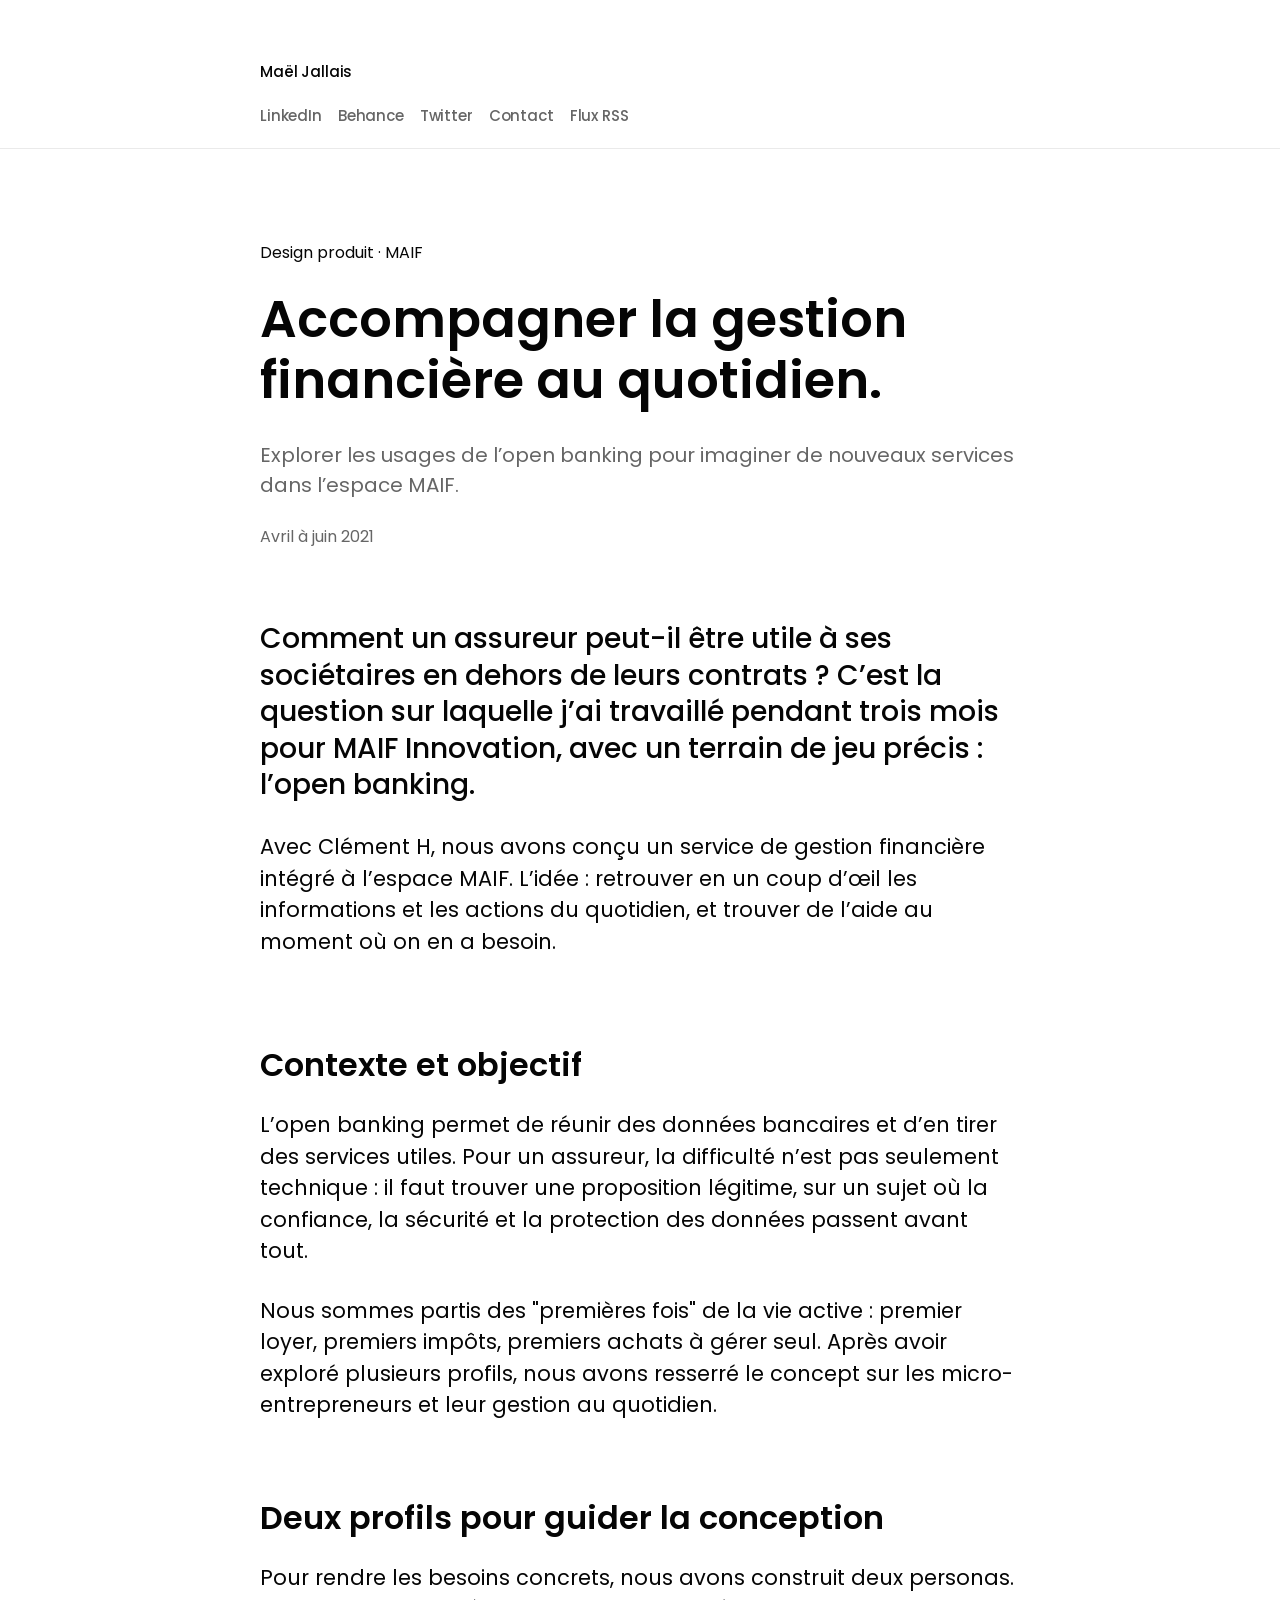
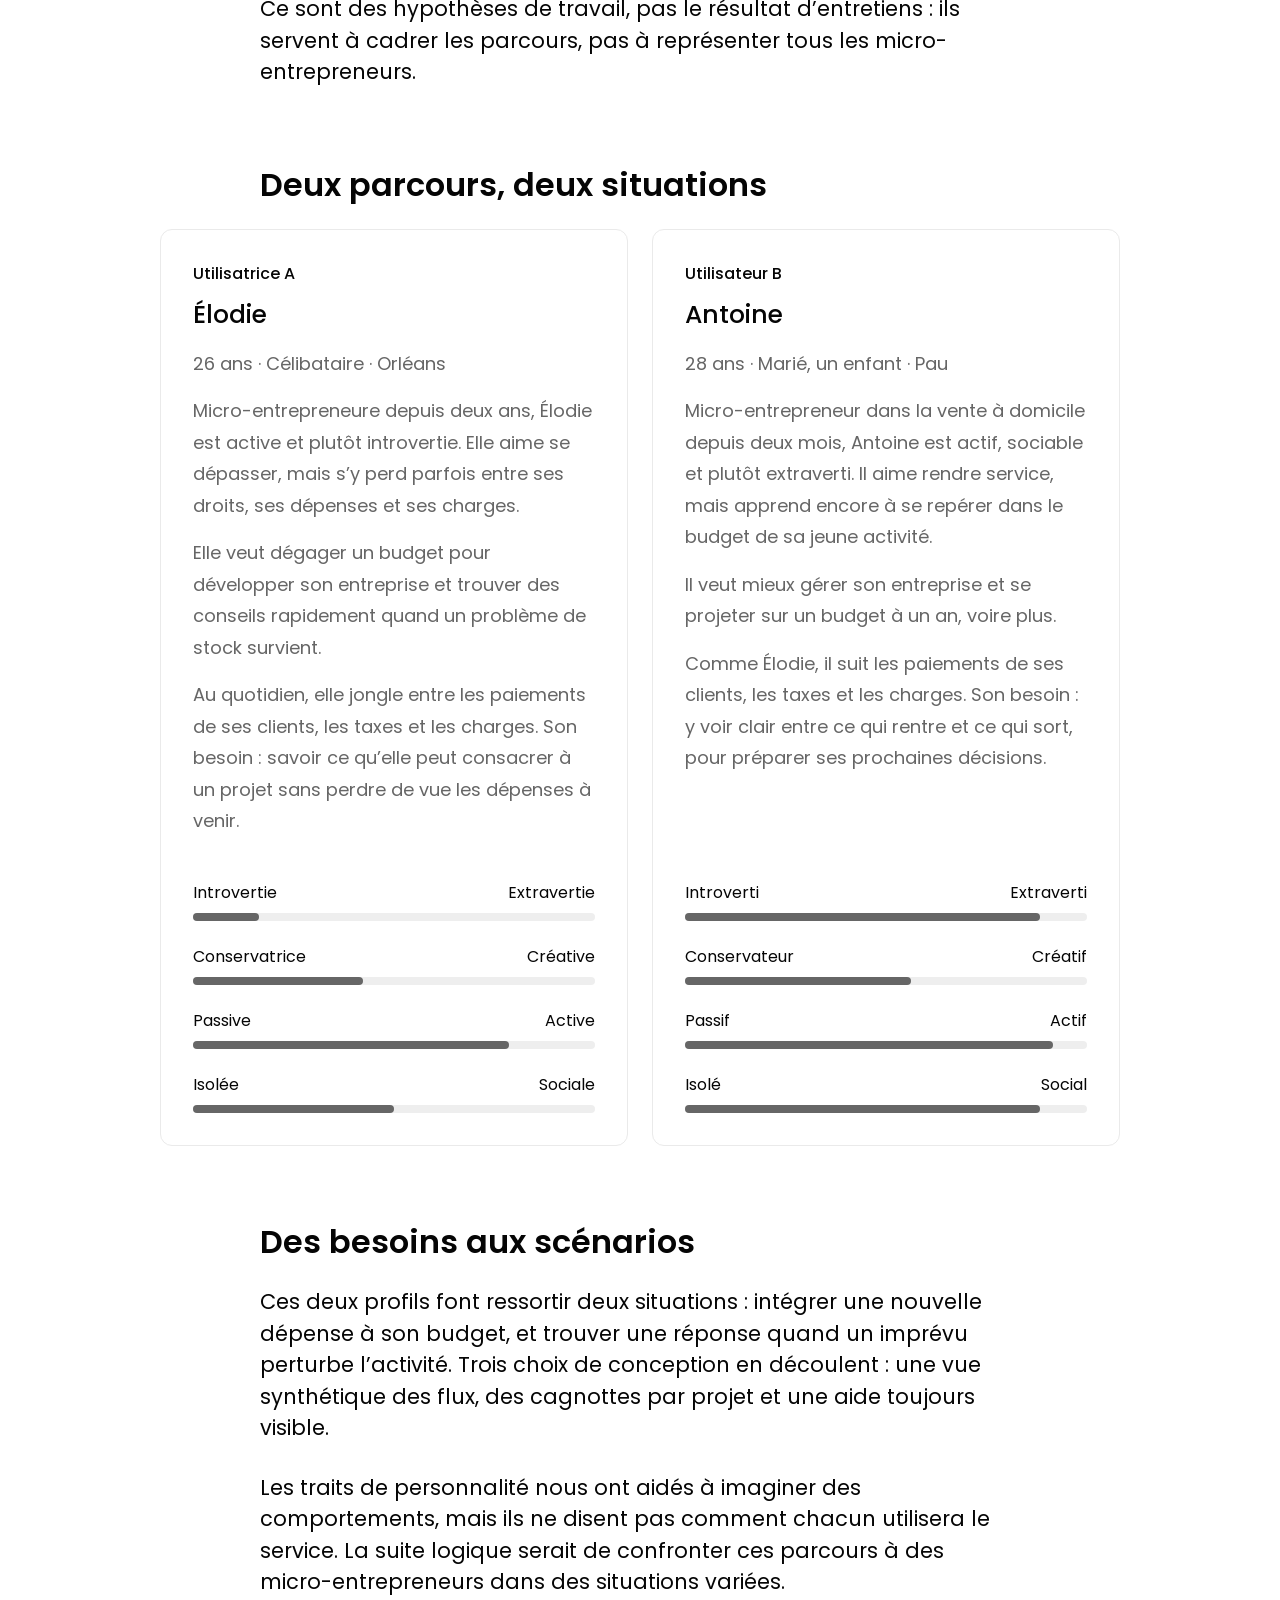
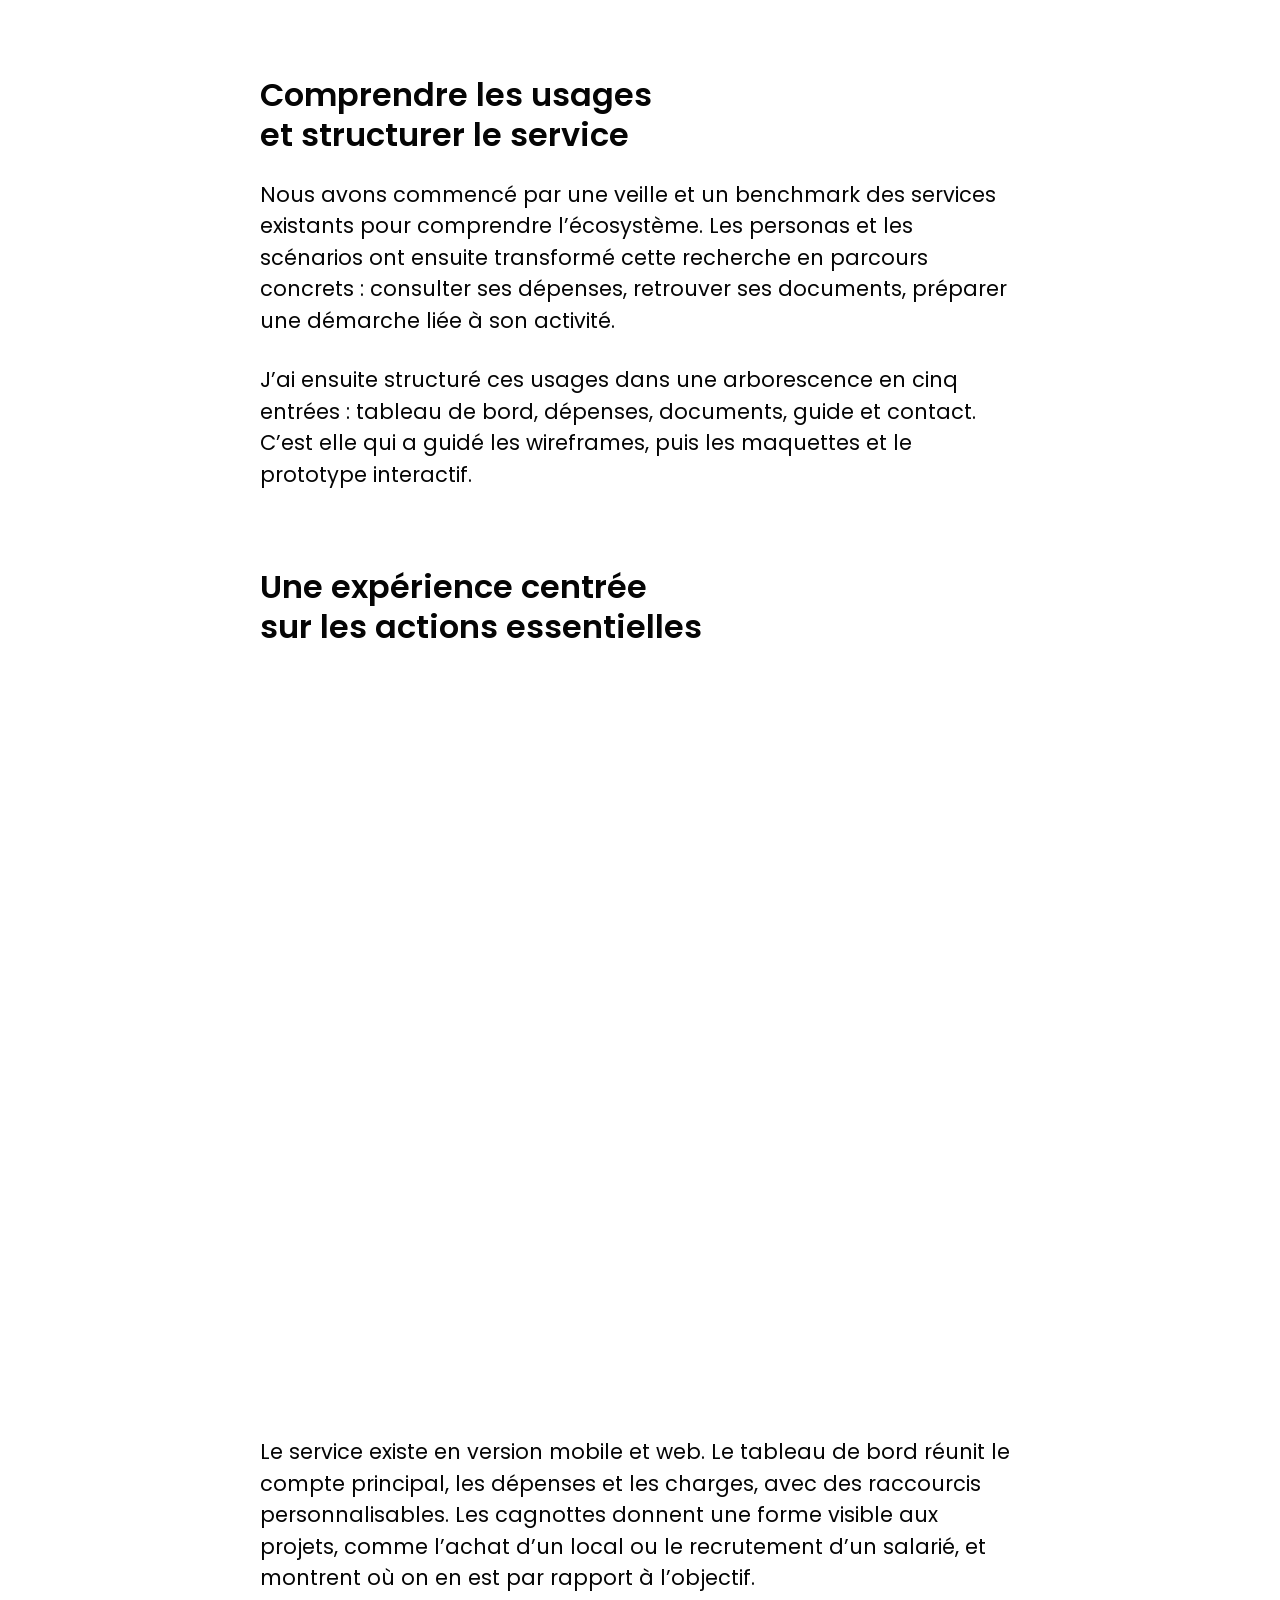
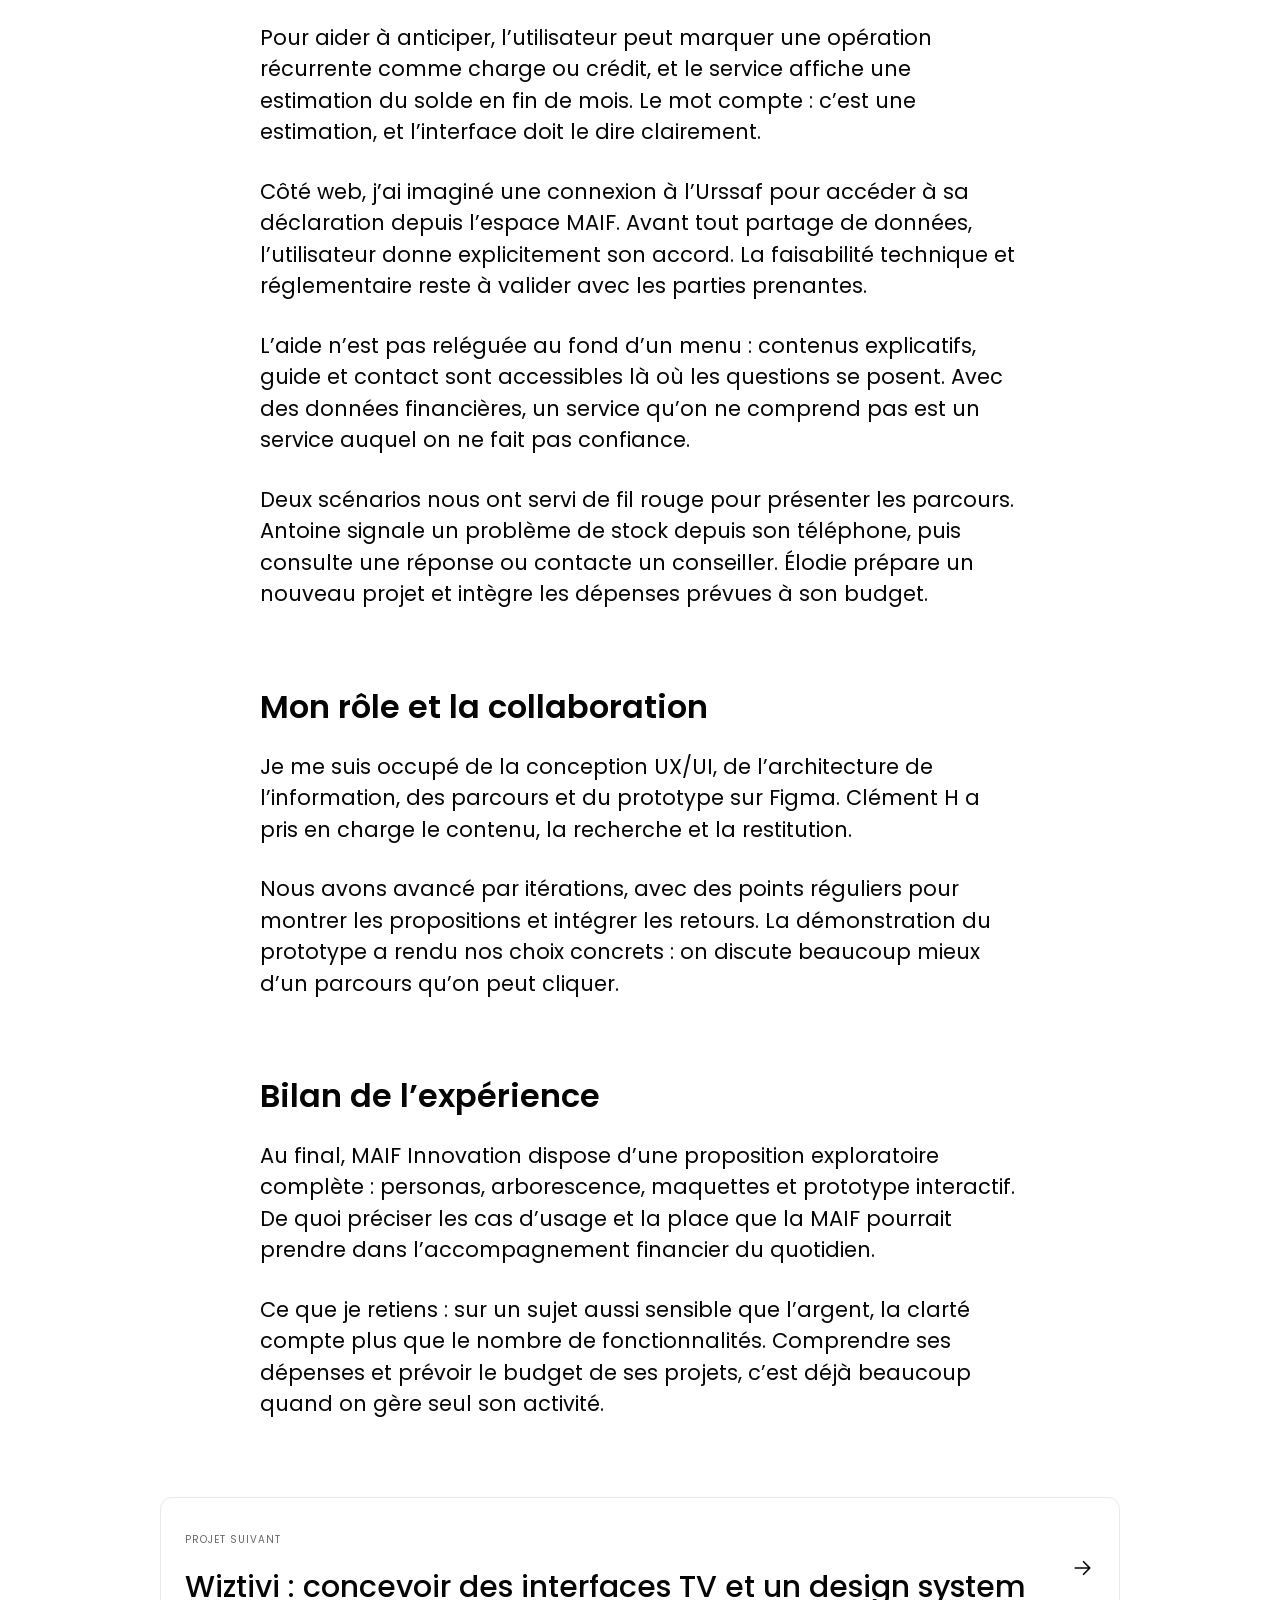
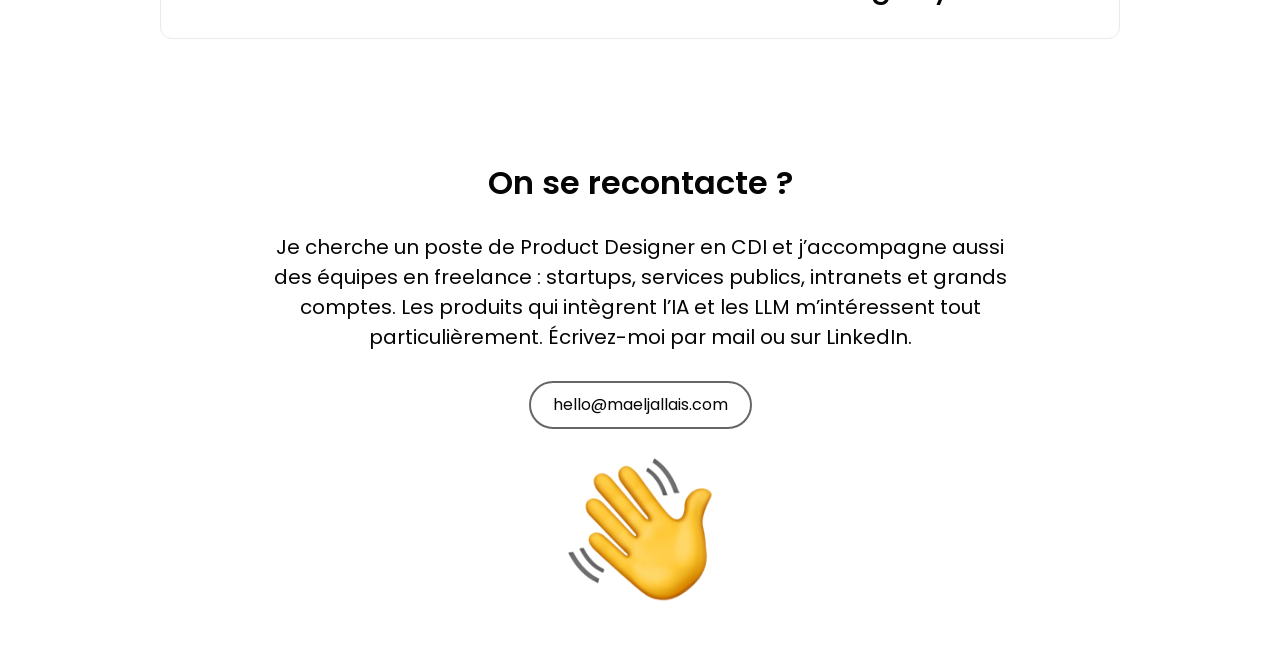
<file: articles/maif/index.html>
<!doctype html>
<html lang="fr">

<head>
  <meta charset="UTF-8">
  <meta name="viewport" content="width=device-width, initial-scale=1">
  <meta name="color-scheme" content="light dark">
  <title>Étude de cas MAIF : open banking et UX/UI | Maël Jallais</title>
  <meta name="description" content="Étude UX/UI pour MAIF Innovation : j’ai conçu l’arborescence, les parcours et le prototype d’un service de gestion financière pour micro-entrepreneurs.">
  <meta name="author" content="Maël Jallais">
  <meta name="robots" content="index, follow, noimageindex, max-image-preview:none">
  <link rel="canonical" href="https://projets.maeljallais.com/articles/maif/">

  <meta property="og:type" content="article">
  <meta property="og:locale" content="fr_FR">
  <meta property="og:site_name" content="Maël Jallais">
  <meta property="og:url" content="https://projets.maeljallais.com/articles/maif/">
  <meta property="og:title" content="Étude de cas MAIF : open banking et UX/UI | Maël Jallais">
  <meta property="og:description" content="Étude UX/UI pour MAIF Innovation : j’ai conçu l’arborescence, les parcours et le prototype d’un service de gestion financière pour micro-entrepreneurs.">

  <meta name="twitter:card" content="summary">
  <meta name="twitter:title" content="Étude de cas MAIF : open banking et UX/UI | Maël Jallais">
  <meta name="twitter:description" content="Étude UX/UI pour MAIF Innovation : j’ai conçu l’arborescence, les parcours et le prototype d’un service de gestion financière pour micro-entrepreneurs.">
  <script type="application/ld+json">{
  "@context": "https://schema.org",
  "@graph": [
    {
      "@type": "Person",
      "@id": "https://maeljallais.com/#person",
      "name": "Maël Jallais",
      "url": "https://maeljallais.com",
      "jobTitle": "Product Designer",
      "email": "mailto:hello@maeljallais.com",
      "knowsAbout": [
        "Product design",
        "UX design",
        "UI design",
        "Design system",
        "DSFR",
        "Accessibilité numérique",
        "Prototypage",
        "Intranet et digital workplace",
        "Intelligence artificielle",
        "LLM"
      ],
      "sameAs": [
        "https://www.linkedin.com/in/ma%C3%ABljallais/",
        "https://www.behance.net/MaelJallais"
      ]
    },
    {
      "@type": "WebPage",
      "@id": "https://projets.maeljallais.com/articles/maif/#webpage",
      "url": "https://projets.maeljallais.com/articles/maif/",
      "name": "Étude de cas MAIF : open banking et UX/UI | Maël Jallais",
      "description": "Étude UX/UI pour MAIF Innovation : j’ai conçu l’arborescence, les parcours et le prototype d’un service de gestion financière pour micro-entrepreneurs.",
      "inLanguage": "fr-FR",
      "author": {
        "@id": "https://maeljallais.com/#person"
      },
      "mainEntity": {
        "@id": "https://projets.maeljallais.com/articles/maif/#work"
      }
    },
    {
      "@type": "CreativeWork",
      "@id": "https://projets.maeljallais.com/articles/maif/#work",
      "headline": "Accompagner la gestion financière au quotidien.",
      "name": "Accompagner la gestion financière au quotidien.",
      "description": "Étude UX/UI pour MAIF Innovation : j’ai conçu l’arborescence, les parcours et le prototype d’un service de gestion financière pour micro-entrepreneurs.",
      "url": "https://projets.maeljallais.com/articles/maif/",
      "inLanguage": "fr-FR",
      "author": {
        "@id": "https://maeljallais.com/#person"
      },
      "creator": {
        "@id": "https://maeljallais.com/#person"
      },
      "mainEntityOfPage": {
        "@id": "https://projets.maeljallais.com/articles/maif/#webpage"
      }
    }
  ]
}</script>
  <link rel="icon"
    href="data:image/svg+xml,%3Csvg xmlns='http://www.w3.org/2000/svg' viewBox='0 0 64 64'%3E%3Crect width='64' height='64' rx='18' fill='%23eae6f5'/%3E%3Ctext x='12' y='45' font-size='42' font-family='Arial' fill='%235d487e'%3Em%3C/text%3E%3C/svg%3E">
  <link rel="preconnect" href="https://fonts.googleapis.com">
  <link rel="preconnect" href="https://fonts.gstatic.com" crossorigin>
  <link rel="stylesheet" href="https://fonts.googleapis.com/css2?family=Poppins:wght@400;500;600&amp;display=swap">
  <link rel="stylesheet" href="../assets/css/articles.css?v=seo-20261128">
  <script src="../assets/js/articles.js?v=watch-scroll-20261114" defer></script>
</head>

<body class="reading-page" data-page-id="maif">
  <svg class="svg-library" xmlns="http://www.w3.org/2000/svg" aria-hidden="true">
    <defs>
      <symbol id="i-arrow" viewBox="0 0 24 24">
        <path d="M5 12h14m-6-6 6 6-6 6" />
      </symbol>
    </defs>
  </svg>
  <a class="skip-link" href="#main">Aller à l’article</a>
  <header class="reading-header">
    <div class="portfolio-topbar">
      <a class="portfolio-name" href="https://maeljallais.com/" aria-label="Maël Jallais, retour au portfolio">Maël Jallais</a>
      <nav class="portfolio-links" aria-label="Réseaux et contact">
        <a href="https://www.linkedin.com/in/ma%C3%ABljallais/" target="_blank" rel="noopener noreferrer">LinkedIn</a>
        <a href="https://www.behance.net/MaelJallais" target="_blank" rel="noopener noreferrer">Behance</a>
        <a href="https://twitter.com/maeljallais" target="_blank" rel="noopener noreferrer">Twitter</a>
        <a href="mailto:hello@maeljallais.com">Contact</a>
        <a href="https://www.behance.net/feeds/user?username=maeljallais" target="_blank" rel="noopener noreferrer">Flux RSS</a>
      </nav>
    </div>
  </header>
  <main id="main" class="reader" tabindex="-1">
    
    <article id="article">
      <header class="article-header">
        <p class="article-category" id="article-category">Design produit · MAIF</p>
        <h1 id="article-title">Accompagner la gestion financière au quotidien.</h1>
        <p class="article-deck" id="article-deck">Explorer les usages de l’open banking pour imaginer de nouveaux services dans l’espace MAIF.</p>
        <div class="article-meta"><span class="project-date">Avril à juin 2021</span></div>
      </header>
      <div class="article-body" id="article-body"><div class="article-introduction"><p class="article-lead">Comment un assureur peut-il être utile à ses sociétaires en dehors de leurs contrats ? C’est la question sur laquelle j’ai travaillé pendant trois mois pour MAIF Innovation, avec un terrain de jeu précis : l’open banking.</p><p>Avec Clément H, nous avons conçu un service de gestion financière intégré à l’espace MAIF. L’idée : retrouver en un coup d’œil les informations et les actions du quotidien, et trouver de l’aide au moment où on en a besoin.</p></div>
<section class="article-section" aria-labelledby="maif-section-1"><div class="article-section-heading"><h2 id="maif-section-1">Contexte et objectif</h2></div><div class="article-section-content"><p>L’open banking permet de réunir des données bancaires et d’en tirer des services utiles. Pour un assureur, la difficulté n’est pas seulement technique : il faut trouver une proposition légitime, sur un sujet où la confiance, la sécurité et la protection des données passent avant tout.</p><p>Nous sommes partis des "premières fois" de la vie active : premier loyer, premiers impôts, premiers achats à gérer seul. Après avoir exploré plusieurs profils, nous avons resserré le concept sur les micro-entrepreneurs et leur gestion au quotidien.</p></div></section>
<section class="article-section" aria-labelledby="maif-section-2"><div class="article-section-heading"><h2 id="maif-section-2">Deux profils pour guider la conception</h2></div><div class="article-section-content"><p>Pour rendre les besoins concrets, nous avons construit deux personas. Ce sont des hypothèses de travail, pas le résultat d’entretiens : ils servent à cadrer les parcours, pas à représenter tous les micro-entrepreneurs.</p></div></section>
<section class="article-section article-section--wide" aria-labelledby="maif-section-3"><div class="article-section-heading"><h2 id="maif-section-3">Deux parcours, deux situations</h2></div><div class="article-section-content"><div class="article-cards"><article class="article-card article-card--neutral">
        <div class="article-card-copy"><p class="article-card-kicker">Utilisatrice A</p><h3>Élodie</h3><p>26 ans · Célibataire · Orléans</p><p>Micro-entrepreneure depuis deux ans, Élodie est active et plutôt introvertie. Elle aime se dépasser, mais s’y perd parfois entre ses droits, ses dépenses et ses charges.</p><p>Elle veut dégager un budget pour développer son entreprise et trouver des conseils rapidement quand un problème de stock survient.</p><p>Au quotidien, elle jongle entre les paiements de ses clients, les taxes et les charges. Son besoin : savoir ce qu’elle peut consacrer à un projet sans perdre de vue les dépenses à venir.</p></div>
        
        <figure class="persona-traits" role="img" aria-label="Personnalité imaginée : plutôt introvertie et active ; entre conservatrice et créative, et à mi-chemin entre isolée et sociale">
          <div class="persona-trait"><div class="persona-trait-labels"><span>Introvertie</span><span>Extravertie</span></div><div class="persona-trait-track"><span style="width:16.3603%"></span></div></div>
          <div class="persona-trait"><div class="persona-trait-labels"><span>Conservatrice</span><span>Créative</span></div><div class="persona-trait-track"><span style="width:42.2794%"></span></div></div>
          <div class="persona-trait"><div class="persona-trait-labels"><span>Passive</span><span>Active</span></div><div class="persona-trait-track"><span style="width:78.4926%"></span></div></div>
          <div class="persona-trait"><div class="persona-trait-labels"><span>Isolée</span><span>Sociale</span></div><div class="persona-trait-track"><span style="width:50.0000%"></span></div></div>
        </figure>
        
      </article><article class="article-card article-card--neutral">
        <div class="article-card-copy"><p class="article-card-kicker">Utilisateur B</p><h3>Antoine</h3><p>28 ans · Marié, un enfant · Pau</p><p>Micro-entrepreneur dans la vente à domicile depuis deux mois, Antoine est actif, sociable et plutôt extraverti. Il aime rendre service, mais apprend encore à se repérer dans le budget de sa jeune activité.</p><p>Il veut mieux gérer son entreprise et se projeter sur un budget à un an, voire plus.</p><p>Comme Élodie, il suit les paiements de ses clients, les taxes et les charges. Son besoin : y voir clair entre ce qui rentre et ce qui sort, pour préparer ses prochaines décisions.</p></div>
        
        <figure class="persona-traits" role="img" aria-label="Personnalité imaginée : plutôt extraverti, actif et social ; légèrement orienté vers la créativité">
          <div class="persona-trait"><div class="persona-trait-labels"><span>Introverti</span><span>Extraverti</span></div><div class="persona-trait-track"><span style="width:88.2353%"></span></div></div>
          <div class="persona-trait"><div class="persona-trait-labels"><span>Conservateur</span><span>Créatif</span></div><div class="persona-trait-track"><span style="width:56.2500%"></span></div></div>
          <div class="persona-trait"><div class="persona-trait-labels"><span>Passif</span><span>Actif</span></div><div class="persona-trait-track"><span style="width:91.5441%"></span></div></div>
          <div class="persona-trait"><div class="persona-trait-labels"><span>Isolé</span><span>Social</span></div><div class="persona-trait-track"><span style="width:88.2353%"></span></div></div>
        </figure>
        
      </article></div></div></section>
<section class="article-section" aria-labelledby="maif-section-4"><div class="article-section-heading"><h2 id="maif-section-4">Des besoins aux scénarios</h2></div><div class="article-section-content"><p>Ces deux profils font ressortir deux situations : intégrer une nouvelle dépense à son budget, et trouver une réponse quand un imprévu perturbe l’activité. Trois choix de conception en découlent : une vue synthétique des flux, des cagnottes par projet et une aide toujours visible.</p><p>Les traits de personnalité nous ont aidés à imaginer des comportements, mais ils ne disent pas comment chacun utilisera le service. La suite logique serait de confronter ces parcours à des micro-entrepreneurs dans des situations variées.</p></div></section>
<section class="article-section" aria-labelledby="maif-section-5"><div class="article-section-heading"><h2 id="maif-section-5">Comprendre les usages et structurer le service</h2></div><div class="article-section-content"><p>Nous avons commencé par une veille et un benchmark des services existants pour comprendre l’écosystème. Les personas et les scénarios ont ensuite transformé cette recherche en parcours concrets : consulter ses dépenses, retrouver ses documents, préparer une démarche liée à son activité.</p><p>J’ai ensuite structuré ces usages dans une arborescence en cinq entrées : tableau de bord, dépenses, documents, guide et contact. C’est elle qui a guidé les wireframes, puis les maquettes et le prototype interactif.</p></div></section>
<section class="article-section" aria-labelledby="maif-section-6"><div class="article-section-heading"><h2 id="maif-section-6">Une expérience centrée sur les actions essentielles</h2></div><div class="article-section-content"><figure class="project-inline-media"><img src="images/tableau-de-bord.webp" alt="Maquette du tableau de bord MAIF présentant le compte principal, les dépenses, les charges et les cagnottes" width="3464" height="3380" srcset="images/tableau-de-bord-480.webp 480w, images/tableau-de-bord-960.webp 960w, images/tableau-de-bord.webp 1600w" sizes="(max-width: 600px) calc(100vw - 40px), (max-width: 900px) calc(100vw - 64px), (max-width: 1680px) calc(100vw - 96px), 1584px" loading="lazy" decoding="async"></figure><p>Le service existe en version mobile et web. Le tableau de bord réunit le compte principal, les dépenses et les charges, avec des raccourcis personnalisables. Les cagnottes donnent une forme visible aux projets, comme l’achat d’un local ou le recrutement d’un salarié, et montrent où on en est par rapport à l’objectif.</p><p>Pour aider à anticiper, l’utilisateur peut marquer une opération récurrente comme charge ou crédit, et le service affiche une estimation du solde en fin de mois. Le mot compte : c’est une estimation, et l’interface doit le dire clairement.</p><p>Côté web, j’ai imaginé une connexion à l’Urssaf pour accéder à sa déclaration depuis l’espace MAIF. Avant tout partage de données, l’utilisateur donne explicitement son accord. La faisabilité technique et réglementaire reste à valider avec les parties prenantes.</p><p>L’aide n’est pas reléguée au fond d’un menu : contenus explicatifs, guide et contact sont accessibles là où les questions se posent. Avec des données financières, un service qu’on ne comprend pas est un service auquel on ne fait pas confiance.</p><p>Deux scénarios nous ont servi de fil rouge pour présenter les parcours. Antoine signale un problème de stock depuis son téléphone, puis consulte une réponse ou contacte un conseiller. Élodie prépare un nouveau projet et intègre les dépenses prévues à son budget.</p></div></section>
<section class="article-section" aria-labelledby="maif-section-8"><div class="article-section-heading"><h2 id="maif-section-8">Mon rôle et la collaboration</h2></div><div class="article-section-content"><p>Je me suis occupé de la conception UX/UI, de l’architecture de l’information, des parcours et du prototype sur Figma. Clément H a pris en charge le contenu, la recherche et la restitution.</p><p>Nous avons avancé par itérations, avec des points réguliers pour montrer les propositions et intégrer les retours. La démonstration du prototype a rendu nos choix concrets : on discute beaucoup mieux d’un parcours qu’on peut cliquer.</p></div></section>
<section class="article-section" aria-labelledby="maif-section-9"><div class="article-section-heading"><h2 id="maif-section-9">Bilan de l’expérience</h2></div><div class="article-section-content"><p>Au final, MAIF Innovation dispose d’une proposition exploratoire complète : personas, arborescence, maquettes et prototype interactif. De quoi préciser les cas d’usage et la place que la MAIF pourrait prendre dans l’accompagnement financier du quotidien.</p><p>Ce que je retiens : sur un sujet aussi sensible que l’argent, la clarté compte plus que le nombre de fonctionnalités. Comprendre ses dépenses et prévoir le budget de ses projets, c’est déjà beaucoup quand on gère seul son activité.</p></div></section></div>

      
      
    </article>
    <a class="next-story" href="https://projets.maeljallais.com/articles/wiztivi/"><span>PROJET SUIVANT</span><h2>Wiztivi : concevoir des interfaces TV et un design system</h2><svg aria-hidden="true"><use href="#i-arrow"></use></svg></a>
  </main>
  <footer class="portfolio-footer" aria-labelledby="contact-title">
    <h2 id="contact-title">On se recontacte ?</h2>
    <p>Je cherche un poste de Product Designer en CDI et j’accompagne aussi des équipes en freelance : startups, services publics, intranets et grands comptes. Les produits qui intègrent l’IA et les LLM m’intéressent tout particulièrement. Écrivez-moi par mail ou sur LinkedIn.</p>
    <a class="portfolio-contact" href="mailto:hello@maeljallais.com">hello@maeljallais.com</a>
    <img src="../assets/images/contact-illustration.avif" alt="" width="145" height="145" loading="lazy" decoding="async">
  </footer>
</body>

</html>
</file>
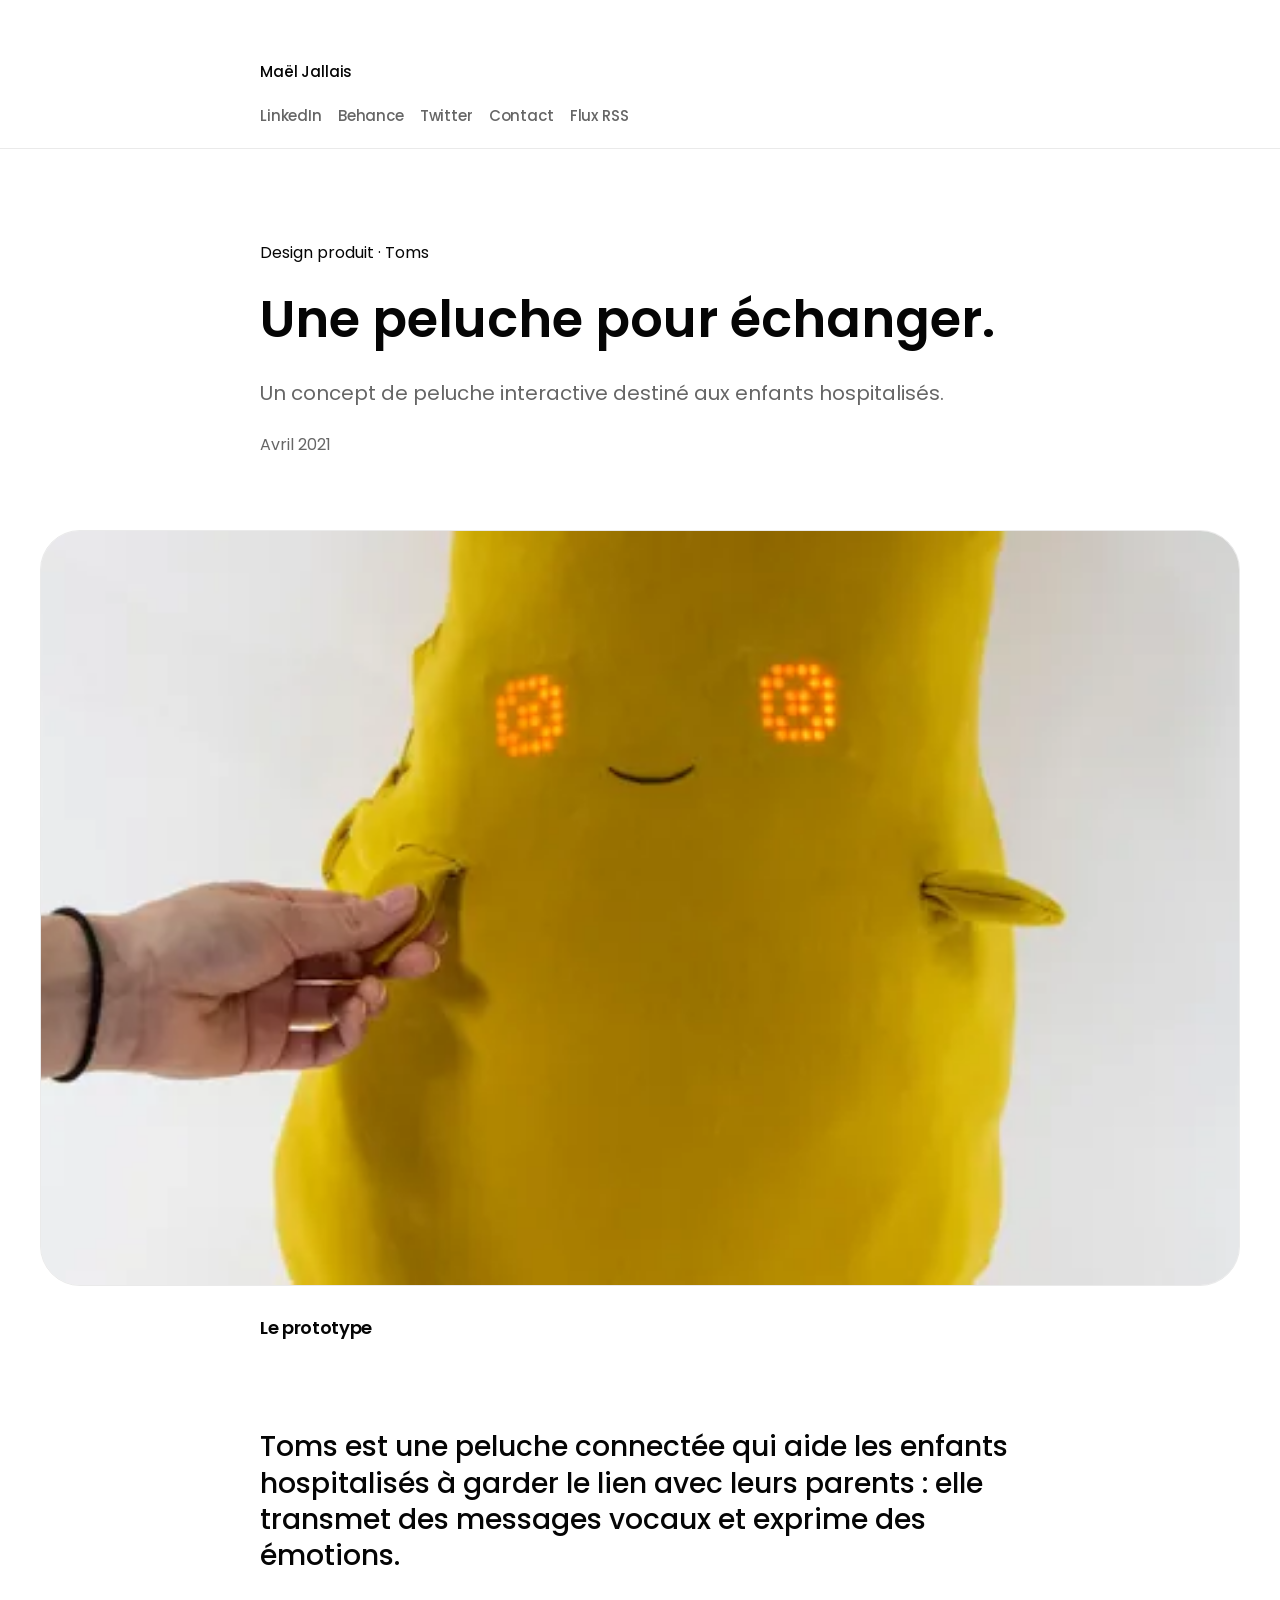
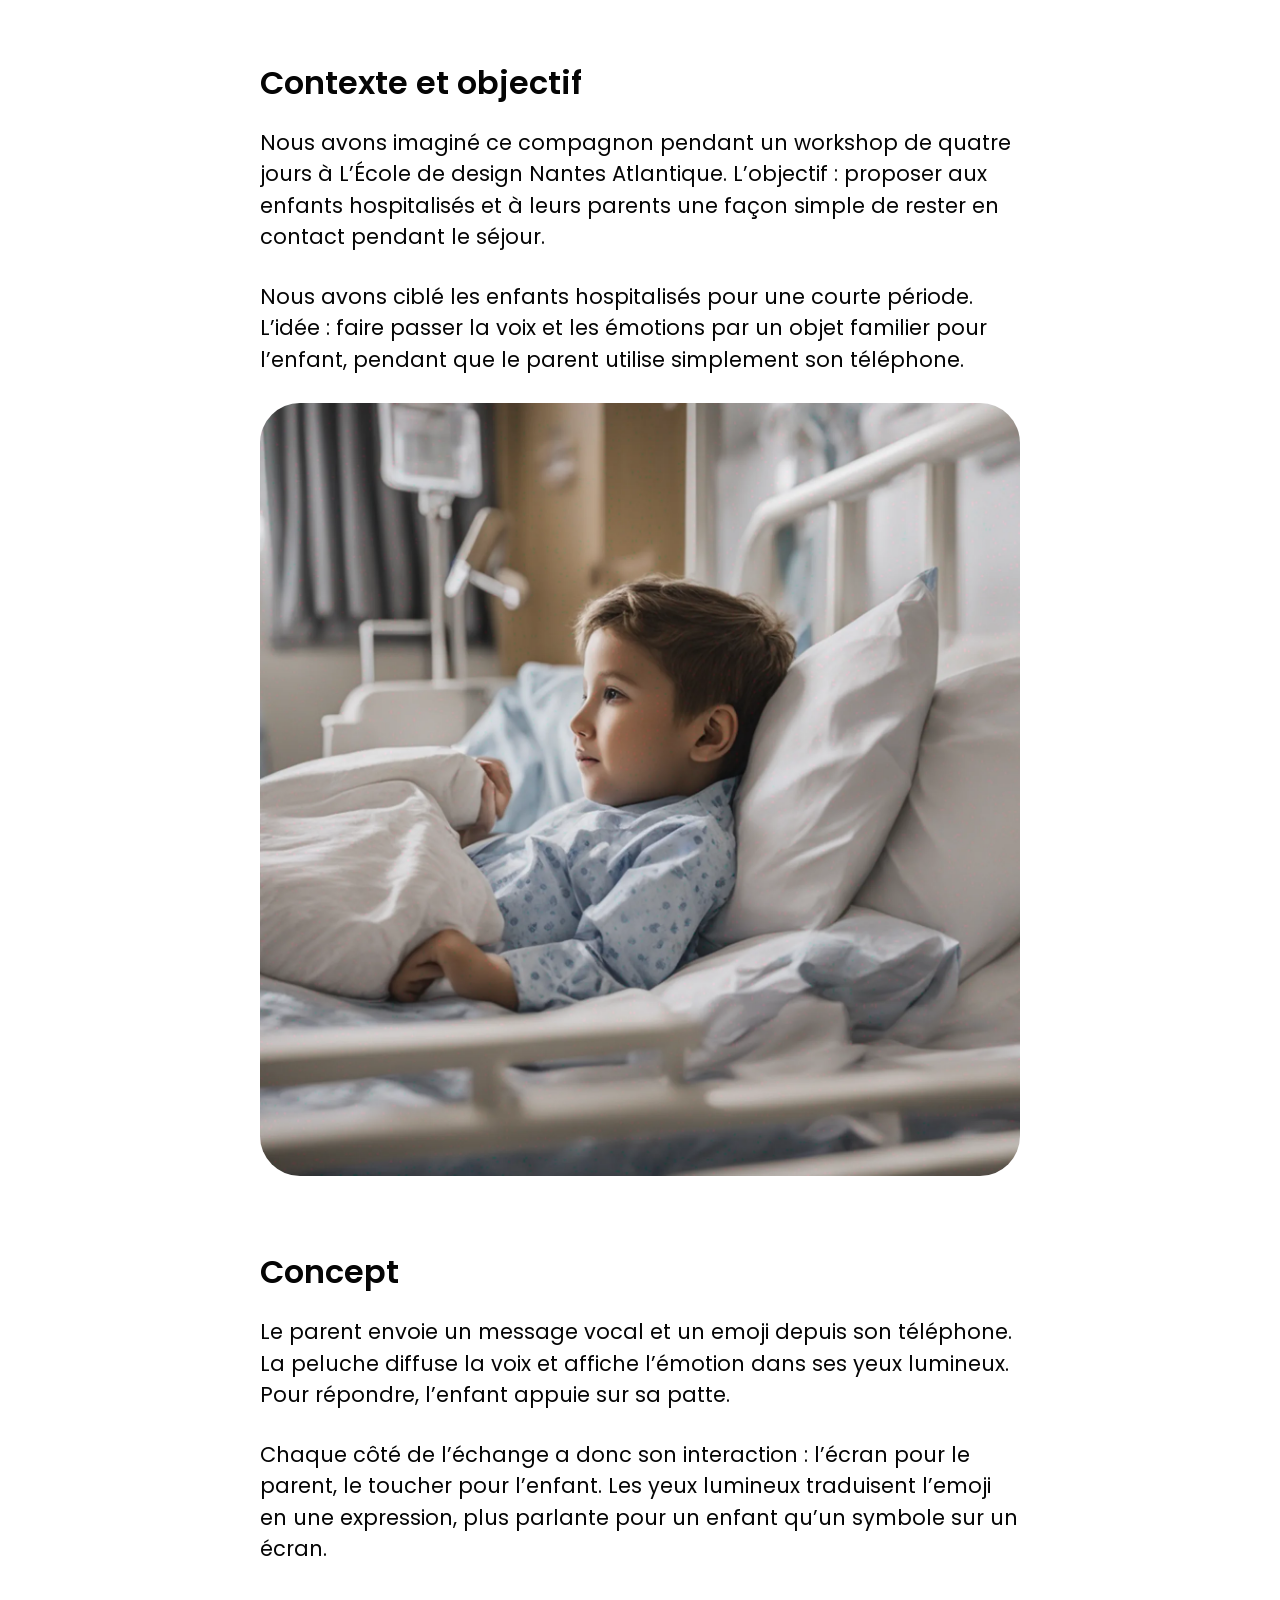
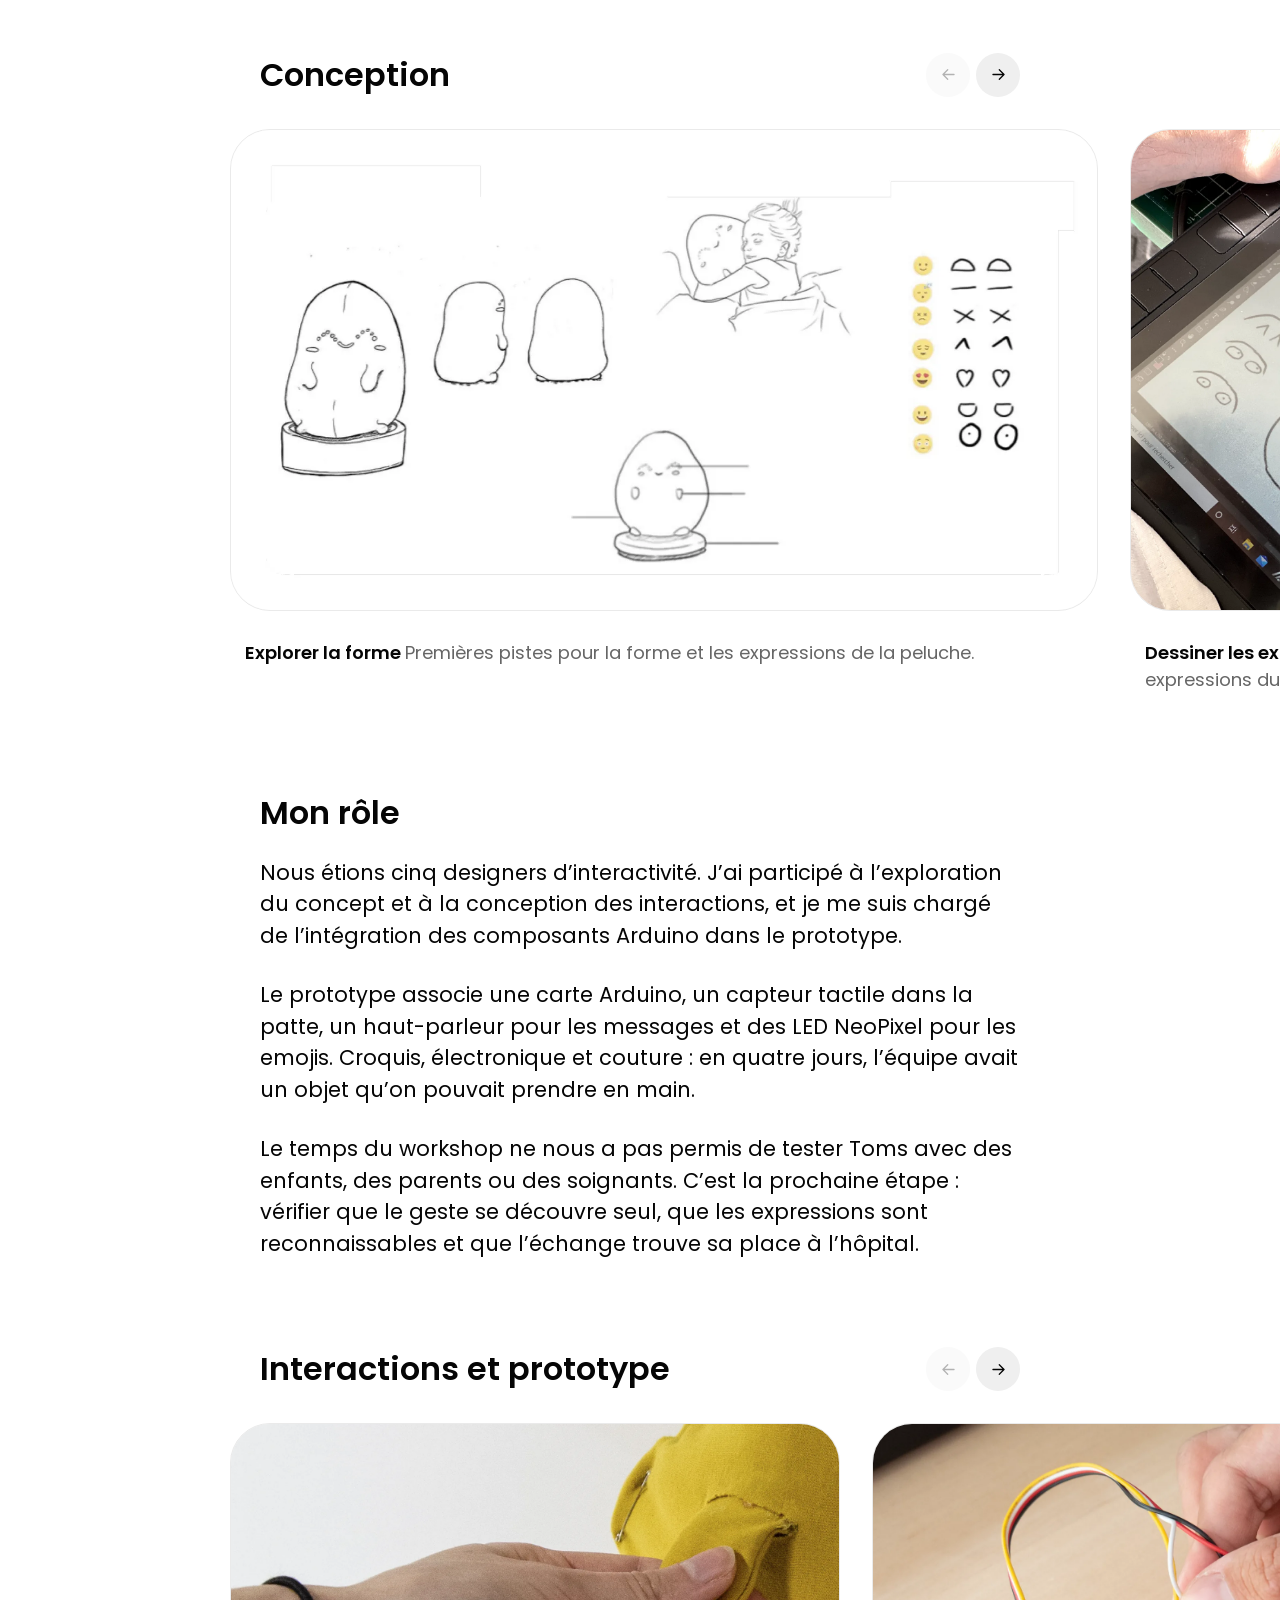
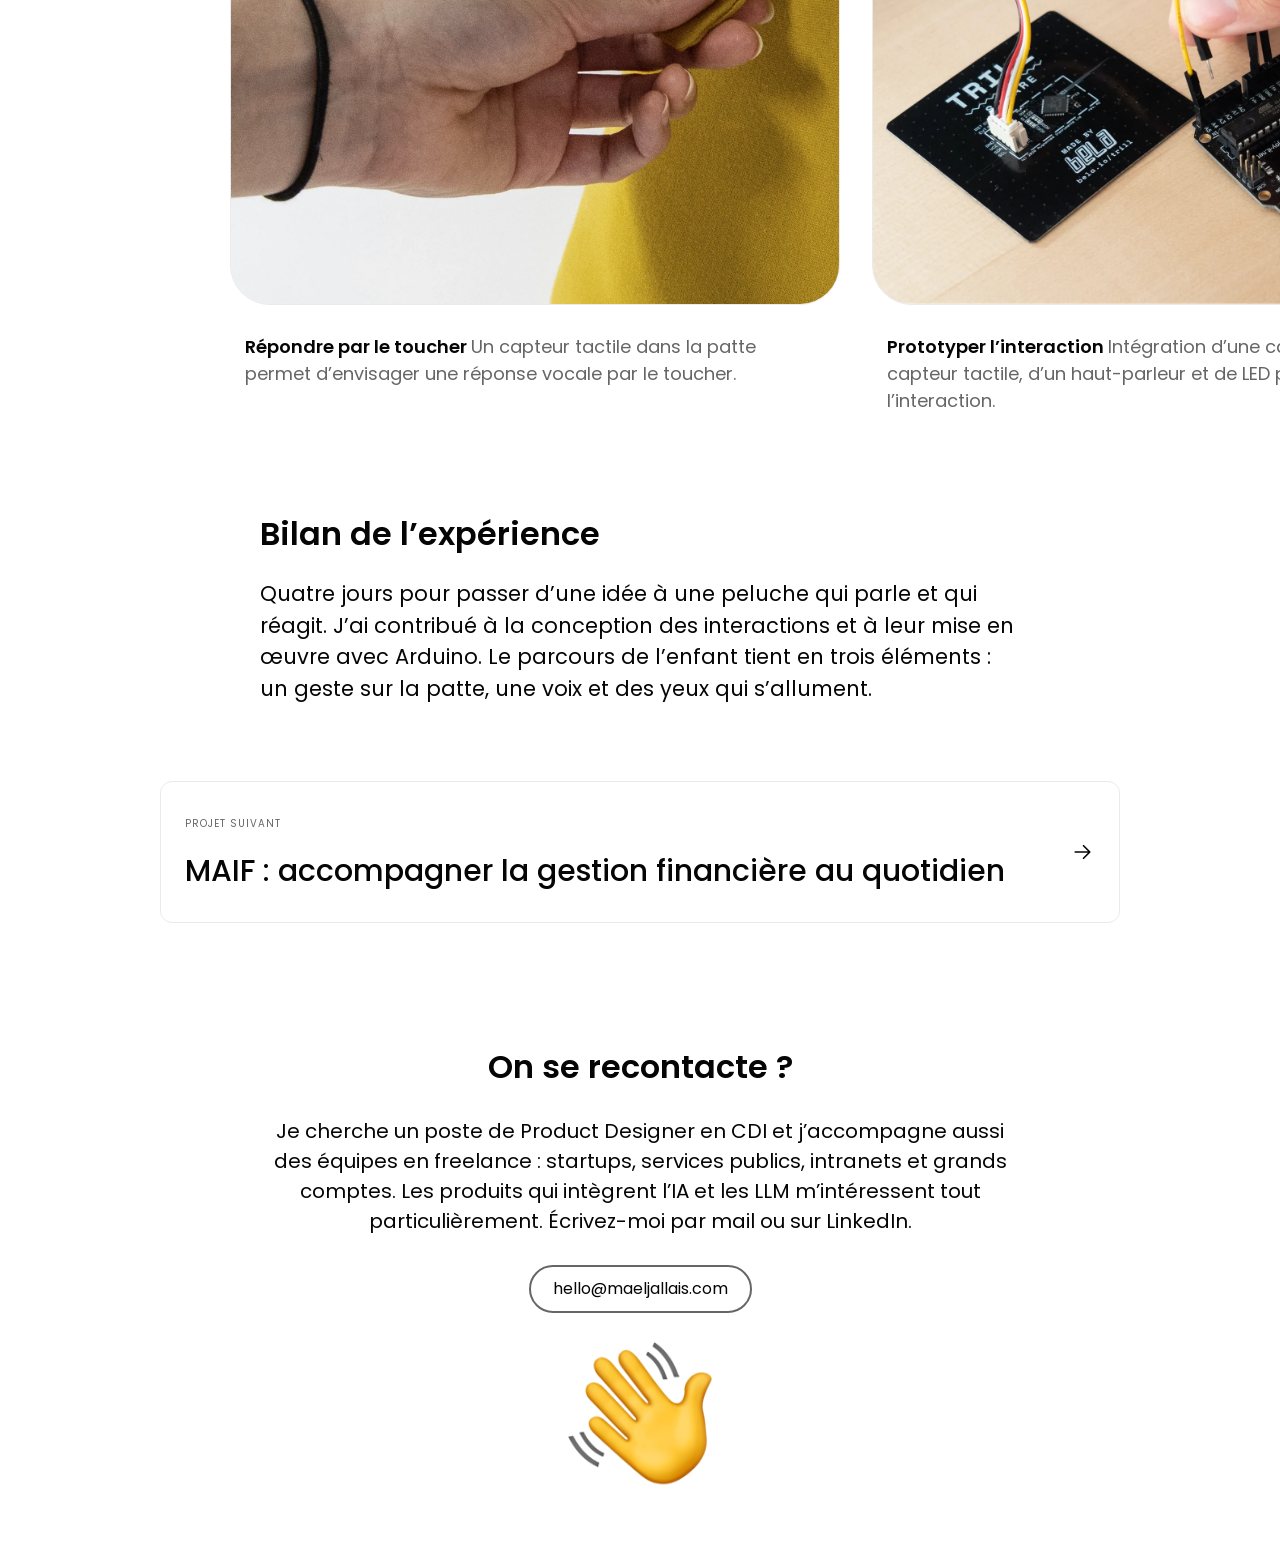
<file: articles/toms/index.html>
<!doctype html>
<html lang="fr">

<head>
  <meta charset="UTF-8">
  <meta name="viewport" content="width=device-width, initial-scale=1">
  <meta name="color-scheme" content="light dark">
  <title>Toms : design d’interaction, peluche connectée | Maël Jallais</title>
  <meta name="description" content="En quatre jours de workshop, nous avons conçu Toms, une peluche connectée qui relie l’enfant hospitalisé à ses parents. J’ai intégré l’électronique Arduino.">
  <meta name="author" content="Maël Jallais">
  <meta name="robots" content="index, follow, noimageindex, max-image-preview:none">
  <link rel="canonical" href="https://projets.maeljallais.com/articles/toms/">

  <meta property="og:type" content="article">
  <meta property="og:locale" content="fr_FR">
  <meta property="og:site_name" content="Maël Jallais">
  <meta property="og:url" content="https://projets.maeljallais.com/articles/toms/">
  <meta property="og:title" content="Toms : design d’interaction, peluche connectée | Maël Jallais">
  <meta property="og:description" content="En quatre jours de workshop, nous avons conçu Toms, une peluche connectée qui relie l’enfant hospitalisé à ses parents. J’ai intégré l’électronique Arduino.">

  <meta name="twitter:card" content="summary">
  <meta name="twitter:title" content="Toms : design d’interaction, peluche connectée | Maël Jallais">
  <meta name="twitter:description" content="En quatre jours de workshop, nous avons conçu Toms, une peluche connectée qui relie l’enfant hospitalisé à ses parents. J’ai intégré l’électronique Arduino.">
  <script type="application/ld+json">{
  "@context": "https://schema.org",
  "@graph": [
    {
      "@type": "Person",
      "@id": "https://maeljallais.com/#person",
      "name": "Maël Jallais",
      "url": "https://maeljallais.com",
      "jobTitle": "Product Designer",
      "email": "mailto:hello@maeljallais.com",
      "knowsAbout": [
        "Product design",
        "UX design",
        "UI design",
        "Design system",
        "DSFR",
        "Accessibilité numérique",
        "Prototypage",
        "Intranet et digital workplace",
        "Intelligence artificielle",
        "LLM"
      ],
      "sameAs": [
        "https://www.linkedin.com/in/ma%C3%ABljallais/",
        "https://www.behance.net/MaelJallais"
      ]
    },
    {
      "@type": "WebPage",
      "@id": "https://projets.maeljallais.com/articles/toms/#webpage",
      "url": "https://projets.maeljallais.com/articles/toms/",
      "name": "Toms : design d’interaction, peluche connectée | Maël Jallais",
      "description": "En quatre jours de workshop, nous avons conçu Toms, une peluche connectée qui relie l’enfant hospitalisé à ses parents. J’ai intégré l’électronique Arduino.",
      "inLanguage": "fr-FR",
      "author": {
        "@id": "https://maeljallais.com/#person"
      },
      "mainEntity": {
        "@id": "https://projets.maeljallais.com/articles/toms/#work"
      }
    },
    {
      "@type": "CreativeWork",
      "@id": "https://projets.maeljallais.com/articles/toms/#work",
      "headline": "Une peluche pour échanger.",
      "name": "Une peluche pour échanger.",
      "description": "En quatre jours de workshop, nous avons conçu Toms, une peluche connectée qui relie l’enfant hospitalisé à ses parents. J’ai intégré l’électronique Arduino.",
      "url": "https://projets.maeljallais.com/articles/toms/",
      "inLanguage": "fr-FR",
      "author": {
        "@id": "https://maeljallais.com/#person"
      },
      "creator": {
        "@id": "https://maeljallais.com/#person"
      },
      "mainEntityOfPage": {
        "@id": "https://projets.maeljallais.com/articles/toms/#webpage"
      }
    }
  ]
}</script>
  <link rel="icon"
    href="data:image/svg+xml,%3Csvg xmlns='http://www.w3.org/2000/svg' viewBox='0 0 64 64'%3E%3Crect width='64' height='64' rx='18' fill='%23eae6f5'/%3E%3Ctext x='12' y='45' font-size='42' font-family='Arial' fill='%235d487e'%3Em%3C/text%3E%3C/svg%3E">
  <link rel="preconnect" href="https://fonts.googleapis.com">
  <link rel="preconnect" href="https://fonts.gstatic.com" crossorigin>
  <link rel="stylesheet" href="https://fonts.googleapis.com/css2?family=Poppins:wght@400;500;600&amp;display=swap">
  <link rel="stylesheet" href="../assets/css/articles.css?v=seo-20261128">
  <script src="../assets/js/articles.js?v=watch-scroll-20261114" defer></script>
</head>

<body class="reading-page" data-page-id="toms">
  <svg class="svg-library" xmlns="http://www.w3.org/2000/svg" aria-hidden="true">
    <defs>
      <symbol id="i-arrow" viewBox="0 0 24 24">
        <path d="M5 12h14m-6-6 6 6-6 6" />
      </symbol>
    </defs>
  </svg>
  <a class="skip-link" href="#main">Aller à l’article</a>
  <header class="reading-header">
    <div class="portfolio-topbar">
      <a class="portfolio-name" href="https://maeljallais.com/" aria-label="Maël Jallais, retour au portfolio">Maël Jallais</a>
      <nav class="portfolio-links" aria-label="Réseaux et contact">
        <a href="https://www.linkedin.com/in/ma%C3%ABljallais/" target="_blank" rel="noopener noreferrer">LinkedIn</a>
        <a href="https://www.behance.net/MaelJallais" target="_blank" rel="noopener noreferrer">Behance</a>
        <a href="https://twitter.com/maeljallais" target="_blank" rel="noopener noreferrer">Twitter</a>
        <a href="mailto:hello@maeljallais.com">Contact</a>
        <a href="https://www.behance.net/feeds/user?username=maeljallais" target="_blank" rel="noopener noreferrer">Flux RSS</a>
      </nav>
    </div>
  </header>
  <main id="main" class="reader" tabindex="-1">
    
    <article id="article">
      <header class="article-header">
        <p class="article-category" id="article-category">Design produit · Toms</p>
        <h1 id="article-title">Une peluche pour échanger.</h1>
        <p class="article-deck" id="article-deck">Un concept de peluche interactive destiné aux enfants hospitalisés.</p>
        <div class="article-meta"><span class="project-date">Avril 2021</span></div>
      </header>
      <section id="reader-cover" class="project-static-showcase" aria-label="Aperçus du projet Toms"><figure class="project-static-figure"><div class="project-showcase-media" style="--cover-height-ratio:0.6127694859"><img src="images/11.webp" alt="Peluche Toms jaune aux yeux lumineux" width="4824" height="2956" srcset="images/11-480.webp 480w, images/11-960.webp 960w, images/11.webp 1600w" sizes="(max-width: 600px) calc(100vw - 42px), (max-width: 900px) calc(100vw - 66px), (max-width: 1520px) calc(100vw - 82px), 1438px" loading="eager" decoding="async"></div><h2>Le prototype</h2></figure></section>
      <div class="article-body" id="article-body"><div class="article-introduction"><p class="article-lead">Toms est une peluche connectée qui aide les enfants hospitalisés à garder le lien avec leurs parents : elle transmet des messages vocaux et exprime des émotions.</p></div>
<section class="article-section" aria-labelledby="toms-section-1"><div class="article-section-heading"><h2 id="toms-section-1">Contexte et objectif</h2></div><div class="article-section-content"><p>Nous avons imaginé ce compagnon pendant un workshop de quatre jours à L’École de design Nantes Atlantique. L’objectif : proposer aux enfants hospitalisés et à leurs parents une façon simple de rester en contact pendant le séjour.</p><p>Nous avons ciblé les enfants hospitalisés pour une courte période. L’idée : faire passer la voix et les émotions par un objet familier pour l’enfant, pendant que le parent utilise simplement son téléphone.</p><figure class="project-inline-media"><img src="images/08.webp" alt="Enfant dans une chambre d’hôpital" width="2420" height="2460" srcset="images/08-480.webp 480w, images/08-960.webp 960w, images/08.webp 1600w" sizes="(max-width: 600px) calc(100vw - 40px), (max-width: 900px) calc(100vw - 64px), (max-width: 1680px) calc(100vw - 96px), 1584px" loading="lazy" decoding="async"></figure></div></section>
<section class="article-section" aria-labelledby="toms-section-2"><div class="article-section-heading"><h2 id="toms-section-2">Concept</h2></div><div class="article-section-content"><p>Le parent envoie un message vocal et un emoji depuis son téléphone. La peluche diffuse la voix et affiche l’émotion dans ses yeux lumineux. Pour répondre, l’enfant appuie sur sa patte.</p><p>Chaque côté de l’échange a donc son interaction : l’écran pour le parent, le toucher pour l’enfant. Les yeux lumineux traduisent l’emoji en une expression, plus parlante pour un enfant qu’un symbole sur un écran.</p></div></section>
<section class="article-carousel" data-article-carousel aria-labelledby="toms-carousel-1-title">
        <div class="article-carousel-heading">
          <h2 id="toms-carousel-1-title">Conception</h2>
          <div class="article-carousel-controls rail-controls" hidden>
            <button type="button" class="icon-button rail-prev" aria-label="Visuel précédent" aria-controls="toms-carousel-1-track" disabled><svg aria-hidden="true"><use href="#i-arrow" /></svg></button>
            <button type="button" class="icon-button" aria-label="Visuel suivant" aria-controls="toms-carousel-1-track"><svg aria-hidden="true"><use href="#i-arrow" /></svg></button>
          </div>
        </div>
        <div class="article-carousel-track" id="toms-carousel-1-track" tabindex="0" role="group" aria-label="Visuels : Conception. Défilement horizontal.">
          <figure class="article-carousel-slide"><div class="article-carousel-media"><img src="images/01.webp" alt="Croquis de la peluche et de ses expressions" width="4940" height="2738" srcset="images/01-480.webp 480w, images/01-960.webp 960w, images/01.webp 1600w" sizes="(max-width: 600px) calc(100vw - 40px), (max-width: 900px) calc(100vw - 64px), (max-width: 1680px) calc(100vw - 96px), 1584px" loading="lazy" decoding="async"></div><figcaption><h3>Explorer la forme</h3><p>Premières pistes pour la forme et les expressions de la peluche.</p></figcaption></figure>
<figure class="article-carousel-slide"><div class="article-carousel-media article-carousel-media--mobile-fill"><img src="images/10.webp" alt="Dessin des expressions de la peluche sur une tablette graphique" width="2836" height="2464" srcset="images/10-480.webp 480w, images/10-960.webp 960w, images/10.webp 1600w" sizes="(max-width: 600px) calc(100vw - 40px), (max-width: 900px) calc(100vw - 64px), (max-width: 1680px) calc(100vw - 96px), 1584px" loading="lazy" decoding="async"></div><figcaption><h3>Dessiner les expressions</h3><p>Recherche autour des expressions du personnage.</p></figcaption></figure>
<figure class="article-carousel-slide"><div class="article-carousel-media"><img src="images/09.webp" alt="Assemblage et rembourrage de la peluche jaune" width="2924" height="2464" srcset="images/09-480.webp 480w, images/09-960.webp 960w, images/09.webp 1600w" sizes="(max-width: 600px) calc(100vw - 40px), (max-width: 900px) calc(100vw - 64px), (max-width: 1680px) calc(100vw - 96px), 1584px" loading="lazy" decoding="async"></div><figcaption><h3>Fabriquer la peluche</h3><p>Fabrication du prototype textile.</p></figcaption></figure>
        </div>
        <span class="sr-only" role="status" aria-live="polite" aria-atomic="true"></span>
      </section>
<section class="article-section" aria-labelledby="toms-section-3"><div class="article-section-heading"><h2 id="toms-section-3">Mon rôle</h2></div><div class="article-section-content"><p>Nous étions cinq designers d’interactivité. J’ai participé à l’exploration du concept et à la conception des interactions, et je me suis chargé de l’intégration des composants Arduino dans le prototype.</p><p>Le prototype associe une carte Arduino, un capteur tactile dans la patte, un haut-parleur pour les messages et des LED NeoPixel pour les emojis. Croquis, électronique et couture : en quatre jours, l’équipe avait un objet qu’on pouvait prendre en main.</p><p>Le temps du workshop ne nous a pas permis de tester Toms avec des enfants, des parents ou des soignants. C’est la prochaine étape : vérifier que le geste se découvre seul, que les expressions sont reconnaissables et que l’échange trouve sa place à l’hôpital.</p></div></section>
<section class="article-carousel" data-article-carousel aria-labelledby="toms-carousel-2-title">
        <div class="article-carousel-heading">
          <h2 id="toms-carousel-2-title">Interactions et prototype</h2>
          <div class="article-carousel-controls rail-controls" hidden>
            <button type="button" class="icon-button rail-prev" aria-label="Visuel précédent" aria-controls="toms-carousel-2-track" disabled><svg aria-hidden="true"><use href="#i-arrow" /></svg></button>
            <button type="button" class="icon-button" aria-label="Visuel suivant" aria-controls="toms-carousel-2-track"><svg aria-hidden="true"><use href="#i-arrow" /></svg></button>
          </div>
        </div>
        <div class="article-carousel-track" id="toms-carousel-2-track" tabindex="0" role="group" aria-label="Visuels : Interactions et prototype. Défilement horizontal.">
          <figure class="article-carousel-slide"><div class="article-carousel-media"><img src="images/13.webp" alt="Main pressant la patte de la peluche" width="2556" height="2020" srcset="images/13-480.webp 480w, images/13-960.webp 960w, images/13.webp 1600w" sizes="(max-width: 600px) calc(100vw - 40px), (max-width: 900px) calc(100vw - 64px), (max-width: 1680px) calc(100vw - 96px), 1584px" loading="lazy" decoding="async"></div><figcaption><h3>Répondre par le toucher</h3><p>Un capteur tactile dans la patte permet d’envisager une réponse vocale par le toucher.</p></figcaption></figure>
<figure class="article-carousel-slide"><div class="article-carousel-media"><img src="images/12.webp" alt="Branchement des composants électroniques sur une carte Arduino" width="2556" height="1895" srcset="images/12-480.webp 480w, images/12-960.webp 960w, images/12.webp 1600w" sizes="(max-width: 600px) calc(100vw - 40px), (max-width: 900px) calc(100vw - 64px), (max-width: 1680px) calc(100vw - 96px), 1584px" loading="lazy" decoding="async"></div><figcaption><h3>Prototyper l’interaction</h3><p>Intégration d’une carte Arduino, d’un capteur tactile, d’un haut-parleur et de LED pour explorer l’interaction.</p></figcaption></figure>
        </div>
        <span class="sr-only" role="status" aria-live="polite" aria-atomic="true"></span>
      </section>
<section class="article-section" aria-labelledby="toms-bilan"><div class="article-section-heading"><h2 id="toms-bilan">Bilan de l’expérience</h2></div><div class="article-section-content"><p>Quatre jours pour passer d’une idée à une peluche qui parle et qui réagit. J’ai contribué à la conception des interactions et à leur mise en œuvre avec Arduino. Le parcours de l’enfant tient en trois éléments : un geste sur la patte, une voix et des yeux qui s’allument.</p></div></section></div>

      
      
    </article>
    <a class="next-story" href="https://projets.maeljallais.com/articles/maif/"><span>PROJET SUIVANT</span><h2>MAIF : accompagner la gestion financière au quotidien</h2><svg aria-hidden="true"><use href="#i-arrow"></use></svg></a>
  </main>
  <footer class="portfolio-footer" aria-labelledby="contact-title">
    <h2 id="contact-title">On se recontacte ?</h2>
    <p>Je cherche un poste de Product Designer en CDI et j’accompagne aussi des équipes en freelance : startups, services publics, intranets et grands comptes. Les produits qui intègrent l’IA et les LLM m’intéressent tout particulièrement. Écrivez-moi par mail ou sur LinkedIn.</p>
    <a class="portfolio-contact" href="mailto:hello@maeljallais.com">hello@maeljallais.com</a>
    <img src="../assets/images/contact-illustration.avif" alt="" width="145" height="145" loading="lazy" decoding="async">
  </footer>
</body>

</html>
</file>
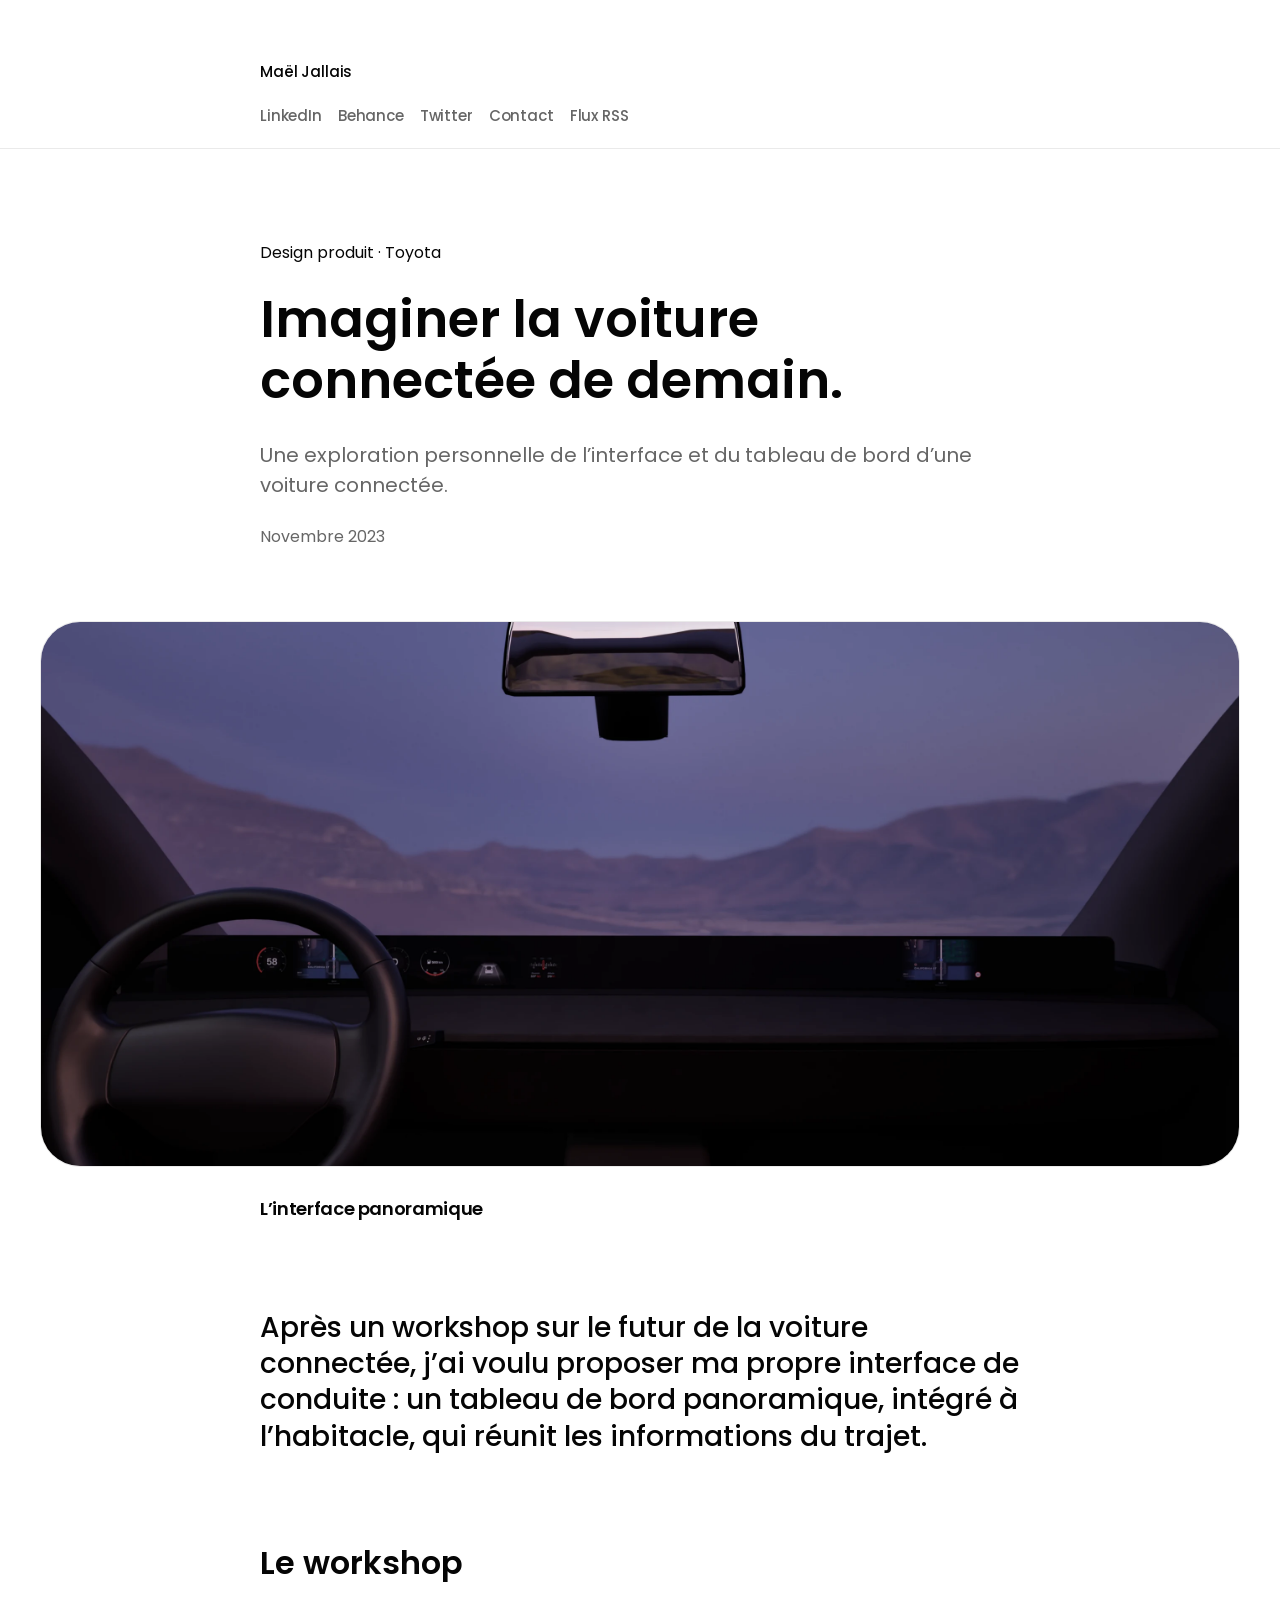
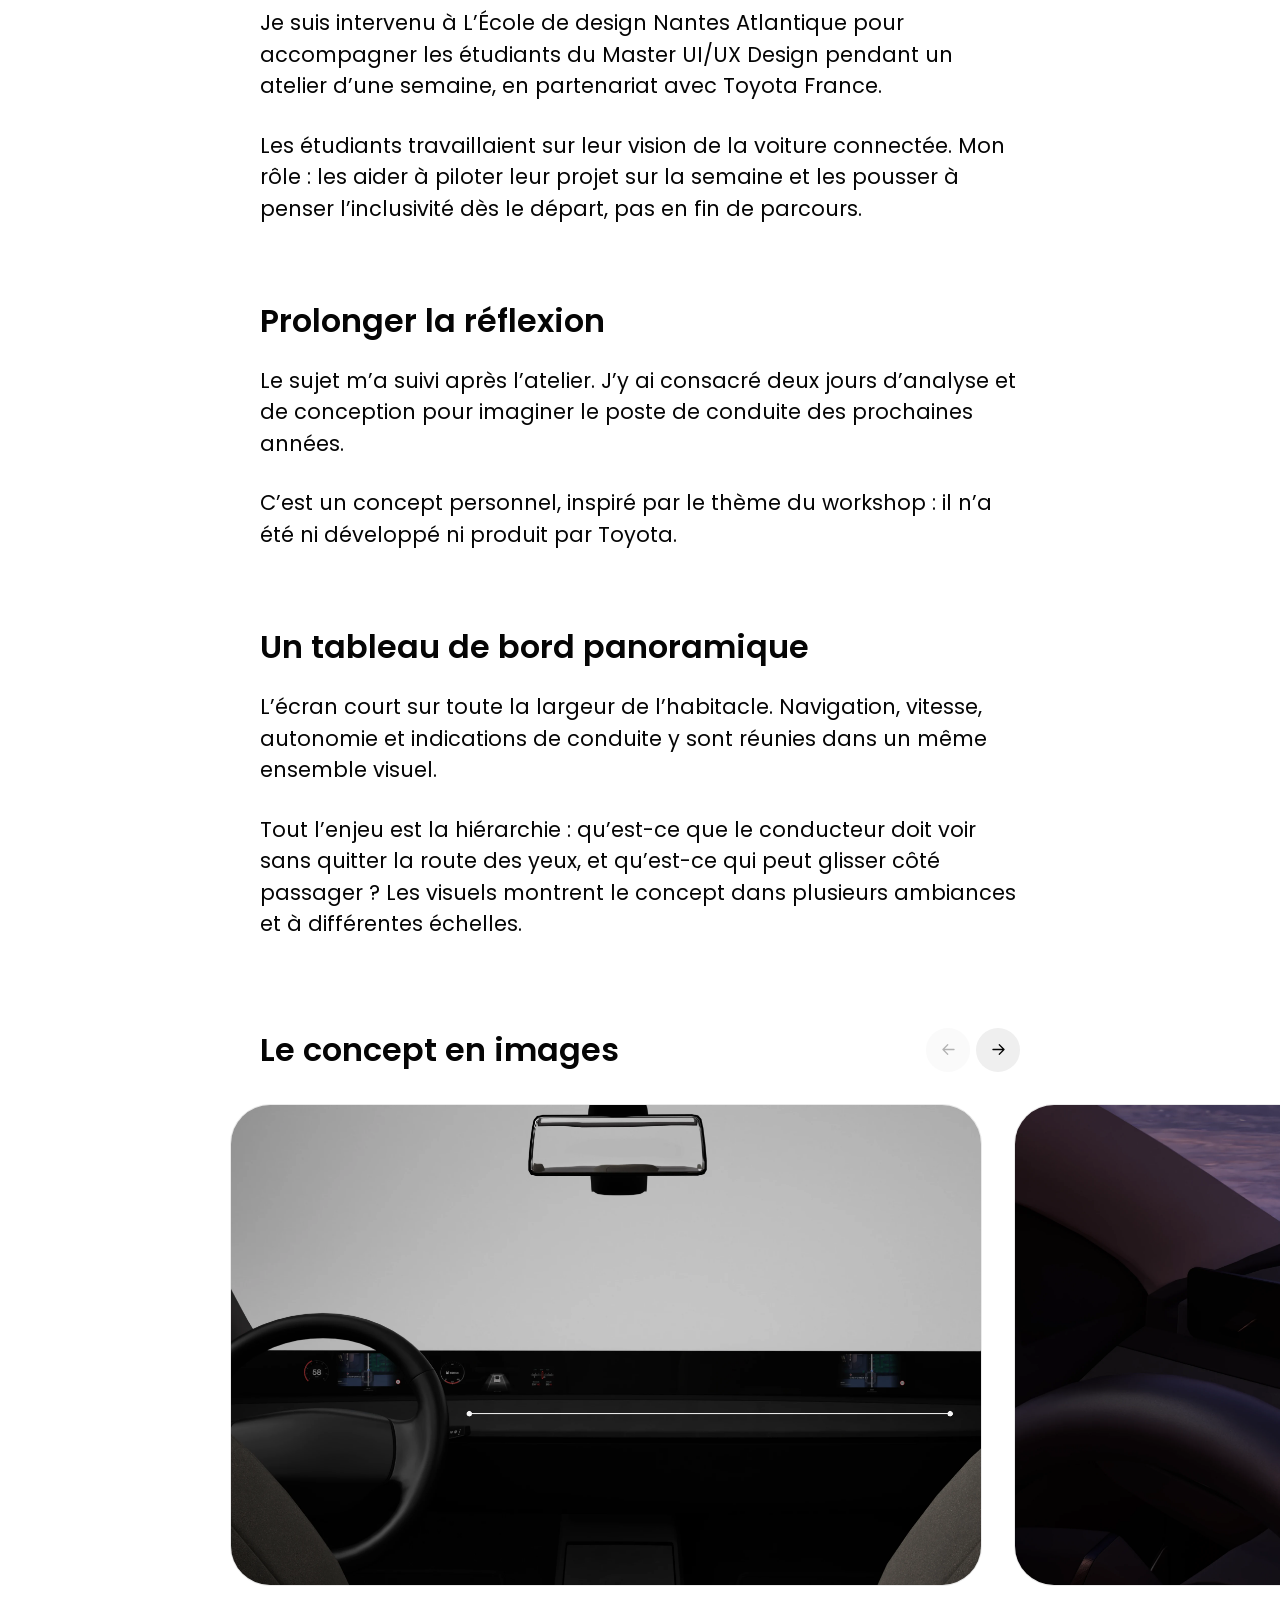
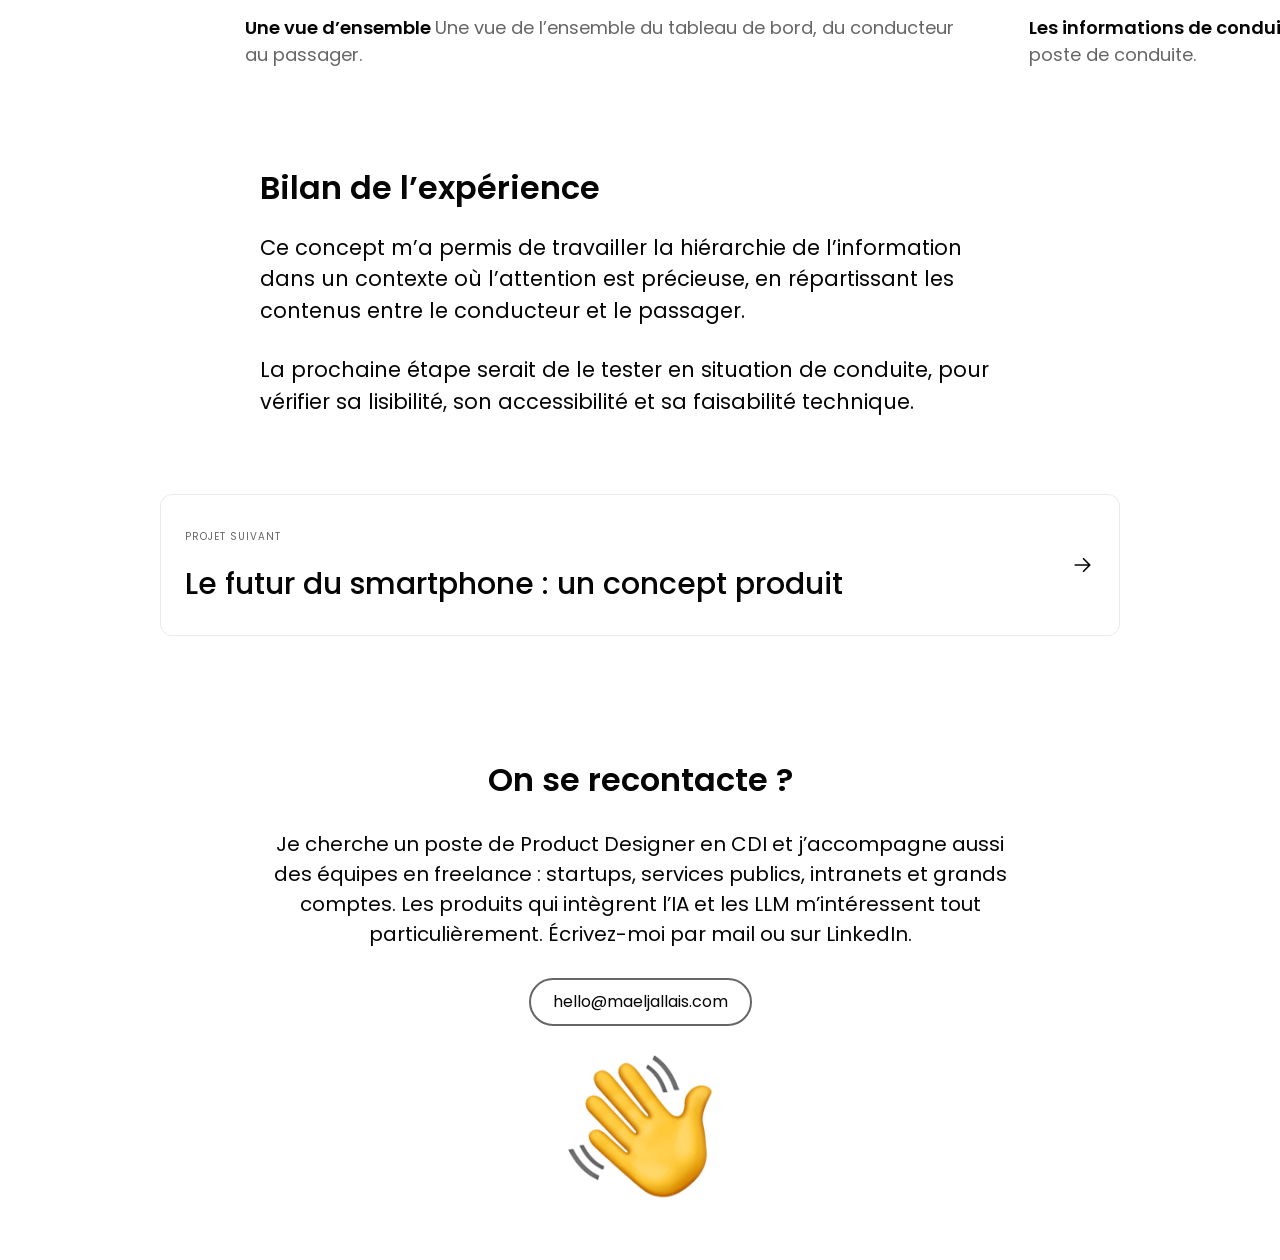
<file: articles/toyota/index.html>
<!doctype html>
<html lang="fr">

<head>
  <meta charset="UTF-8">
  <meta name="viewport" content="width=device-width, initial-scale=1">
  <meta name="color-scheme" content="light dark">
  <title>Toyota : concept UI d’une voiture connectée | Maël Jallais</title>
  <meta name="description" content="Après avoir accompagné un workshop UI/UX avec Toyota France, j’ai prolongé le sujet par un concept personnel de tableau de bord de voiture connectée.">
  <meta name="author" content="Maël Jallais">
  <meta name="robots" content="index, follow, noimageindex, max-image-preview:none">
  <link rel="canonical" href="https://projets.maeljallais.com/articles/toyota/">

  <meta property="og:type" content="article">
  <meta property="og:locale" content="fr_FR">
  <meta property="og:site_name" content="Maël Jallais">
  <meta property="og:url" content="https://projets.maeljallais.com/articles/toyota/">
  <meta property="og:title" content="Toyota : concept UI d’une voiture connectée | Maël Jallais">
  <meta property="og:description" content="Après avoir accompagné un workshop UI/UX avec Toyota France, j’ai prolongé le sujet par un concept personnel de tableau de bord de voiture connectée.">

  <meta name="twitter:card" content="summary">
  <meta name="twitter:title" content="Toyota : concept UI d’une voiture connectée | Maël Jallais">
  <meta name="twitter:description" content="Après avoir accompagné un workshop UI/UX avec Toyota France, j’ai prolongé le sujet par un concept personnel de tableau de bord de voiture connectée.">
  <script type="application/ld+json">{
  "@context": "https://schema.org",
  "@graph": [
    {
      "@type": "Person",
      "@id": "https://maeljallais.com/#person",
      "name": "Maël Jallais",
      "url": "https://maeljallais.com",
      "jobTitle": "Product Designer",
      "email": "mailto:hello@maeljallais.com",
      "knowsAbout": [
        "Product design",
        "UX design",
        "UI design",
        "Design system",
        "DSFR",
        "Accessibilité numérique",
        "Prototypage",
        "Intranet et digital workplace",
        "Intelligence artificielle",
        "LLM"
      ],
      "sameAs": [
        "https://www.linkedin.com/in/ma%C3%ABljallais/",
        "https://www.behance.net/MaelJallais"
      ]
    },
    {
      "@type": "WebPage",
      "@id": "https://projets.maeljallais.com/articles/toyota/#webpage",
      "url": "https://projets.maeljallais.com/articles/toyota/",
      "name": "Toyota : concept UI d’une voiture connectée | Maël Jallais",
      "description": "Après avoir accompagné un workshop UI/UX avec Toyota France, j’ai prolongé le sujet par un concept personnel de tableau de bord de voiture connectée.",
      "inLanguage": "fr-FR",
      "author": {
        "@id": "https://maeljallais.com/#person"
      },
      "mainEntity": {
        "@id": "https://projets.maeljallais.com/articles/toyota/#work"
      }
    },
    {
      "@type": "CreativeWork",
      "@id": "https://projets.maeljallais.com/articles/toyota/#work",
      "headline": "Imaginer la voiture connectée de demain.",
      "name": "Imaginer la voiture connectée de demain.",
      "description": "Après avoir accompagné un workshop UI/UX avec Toyota France, j’ai prolongé le sujet par un concept personnel de tableau de bord de voiture connectée.",
      "url": "https://projets.maeljallais.com/articles/toyota/",
      "inLanguage": "fr-FR",
      "author": {
        "@id": "https://maeljallais.com/#person"
      },
      "creator": {
        "@id": "https://maeljallais.com/#person"
      },
      "mainEntityOfPage": {
        "@id": "https://projets.maeljallais.com/articles/toyota/#webpage"
      }
    }
  ]
}</script>
  <link rel="icon"
    href="data:image/svg+xml,%3Csvg xmlns='http://www.w3.org/2000/svg' viewBox='0 0 64 64'%3E%3Crect width='64' height='64' rx='18' fill='%23eae6f5'/%3E%3Ctext x='12' y='45' font-size='42' font-family='Arial' fill='%235d487e'%3Em%3C/text%3E%3C/svg%3E">
  <link rel="preconnect" href="https://fonts.googleapis.com">
  <link rel="preconnect" href="https://fonts.gstatic.com" crossorigin>
  <link rel="stylesheet" href="https://fonts.googleapis.com/css2?family=Poppins:wght@400;500;600&amp;display=swap">
  <link rel="stylesheet" href="../assets/css/articles.css?v=seo-20261128">
  <script src="../assets/js/articles.js?v=watch-scroll-20261114" defer></script>
</head>

<body class="reading-page" data-page-id="toyota">
  <svg class="svg-library" xmlns="http://www.w3.org/2000/svg" aria-hidden="true">
    <defs>
      <symbol id="i-arrow" viewBox="0 0 24 24">
        <path d="M5 12h14m-6-6 6 6-6 6" />
      </symbol>
    </defs>
  </svg>
  <a class="skip-link" href="#main">Aller à l’article</a>
  <header class="reading-header">
    <div class="portfolio-topbar">
      <a class="portfolio-name" href="https://maeljallais.com/" aria-label="Maël Jallais, retour au portfolio">Maël Jallais</a>
      <nav class="portfolio-links" aria-label="Réseaux et contact">
        <a href="https://www.linkedin.com/in/ma%C3%ABljallais/" target="_blank" rel="noopener noreferrer">LinkedIn</a>
        <a href="https://www.behance.net/MaelJallais" target="_blank" rel="noopener noreferrer">Behance</a>
        <a href="https://twitter.com/maeljallais" target="_blank" rel="noopener noreferrer">Twitter</a>
        <a href="mailto:hello@maeljallais.com">Contact</a>
        <a href="https://www.behance.net/feeds/user?username=maeljallais" target="_blank" rel="noopener noreferrer">Flux RSS</a>
      </nav>
    </div>
  </header>
  <main id="main" class="reader" tabindex="-1">
    
    <article id="article">
      <header class="article-header">
        <p class="article-category" id="article-category">Design produit · Toyota</p>
        <h1 id="article-title">Imaginer la voiture connectée de demain.</h1>
        <p class="article-deck" id="article-deck">Une exploration personnelle de l’interface et du tableau de bord d’une voiture connectée.</p>
        <div class="article-meta"><span class="project-date">Novembre 2023</span></div>
      </header>
      <section id="reader-cover" class="project-static-showcase" aria-label="Aperçus du projet Toyota"><figure class="project-static-figure"><div class="project-showcase-media" style="--cover-height-ratio:0.4366576819"><img src="images/habitacle-panoramique.webp" alt="Vue du poste de conduite et de l’interface panoramique dans un habitacle au crépuscule" width="2968" height="1296" loading="eager" decoding="async"></div><h2>L’interface panoramique</h2></figure></section>
      <div class="article-body" id="article-body"><div class="article-introduction"><p class="article-lead">Après un workshop sur le futur de la voiture connectée, j’ai voulu proposer ma propre interface de conduite : un tableau de bord panoramique, intégré à l’habitacle, qui réunit les informations du trajet.</p></div>
<section class="article-section" aria-labelledby="toyota-section-1"><div class="article-section-heading"><h2 id="toyota-section-1">Le workshop</h2></div><div class="article-section-content"><p>Je suis intervenu à L’École de design Nantes Atlantique pour accompagner les étudiants du Master UI/UX Design pendant un atelier d’une semaine, en partenariat avec Toyota France.</p><p>Les étudiants travaillaient sur leur vision de la voiture connectée. Mon rôle : les aider à piloter leur projet sur la semaine et les pousser à penser l’inclusivité dès le départ, pas en fin de parcours.</p></div></section>
<section class="article-section" aria-labelledby="toyota-section-2"><div class="article-section-heading"><h2 id="toyota-section-2">Prolonger la réflexion</h2></div><div class="article-section-content"><p>Le sujet m’a suivi après l’atelier. J’y ai consacré deux jours d’analyse et de conception pour imaginer le poste de conduite des prochaines années.</p><p>C’est un concept personnel, inspiré par le thème du workshop : il n’a été ni développé ni produit par Toyota.</p></div></section>
<section class="article-section" aria-labelledby="toyota-section-3"><div class="article-section-heading"><h2 id="toyota-section-3">Un tableau de bord panoramique</h2></div><div class="article-section-content"><p>L’écran court sur toute la largeur de l’habitacle. Navigation, vitesse, autonomie et indications de conduite y sont réunies dans un même ensemble visuel.</p><p>Tout l’enjeu est la hiérarchie : qu’est-ce que le conducteur doit voir sans quitter la route des yeux, et qu’est-ce qui peut glisser côté passager ? Les visuels montrent le concept dans plusieurs ambiances et à différentes échelles.</p></div></section>
<section class="article-carousel" data-article-carousel aria-labelledby="toyota-carousel-1-title">
        <div class="article-carousel-heading">
          <h2 id="toyota-carousel-1-title">Le concept en images</h2>
          <div class="article-carousel-controls rail-controls" hidden>
            <button type="button" class="icon-button rail-prev" aria-label="Visuel précédent" aria-controls="toyota-carousel-1-track" disabled><svg aria-hidden="true"><use href="#i-arrow" /></svg></button>
            <button type="button" class="icon-button" aria-label="Visuel suivant" aria-controls="toyota-carousel-1-track"><svg aria-hidden="true"><use href="#i-arrow" /></svg></button>
          </div>
        </div>
        <div class="article-carousel-track" id="toyota-carousel-1-track" tabindex="0" role="group" aria-label="Visuels : Le concept en images. Défilement horizontal.">
          <figure class="article-carousel-slide"><div class="article-carousel-media"><img src="images/habitacle-clair.webp" alt="Habitacle clair avec tableau de bord numérique panoramique" width="2968" height="1900" loading="lazy" decoding="async"></div><figcaption><h3>Une vue d’ensemble</h3><p>Une vue de l’ensemble du tableau de bord, du conducteur au passager.</p></figcaption></figure>
<figure class="article-carousel-slide"><div class="article-carousel-media"><img src="images/poste-conduite.webp" alt="Vue rapprochée du tableau de bord avec vitesse, navigation et autonomie" width="2968" height="1900" loading="lazy" decoding="async"></div><figcaption><h3>Les informations de conduite</h3><p>Un aperçu des informations affichées autour du poste de conduite.</p></figcaption></figure>
<figure class="article-carousel-slide"><div class="article-carousel-media"><img src="images/habitacle-panoramique.webp" alt="Interface panoramique dans un habitacle face à un paysage au crépuscule" width="2968" height="1296" loading="lazy" decoding="async"></div><figcaption><h3>Dans l’habitacle</h3><p>Une mise en situation du concept dans son environnement.</p></figcaption></figure>
<figure class="article-carousel-slide"><div class="article-carousel-media"><img src="images/vehicule-paysage.webp" alt="Voiture dans un paysage montagneux à la lumière du soir" width="5128" height="2380" srcset="images/vehicule-paysage-480.webp 480w, images/vehicule-paysage-960.webp 960w, images/vehicule-paysage.webp 1600w" sizes="(max-width: 600px) calc(100vw - 40px), (max-width: 900px) calc(100vw - 64px), (max-width: 1680px) calc(100vw - 96px), 1584px" loading="lazy" decoding="async"></div><figcaption><h3>Le véhicule dans son environnement</h3><p>Une vue extérieure qui accompagne l’exploration de la voiture connectée.</p></figcaption></figure>
        </div>
        <span class="sr-only" role="status" aria-live="polite" aria-atomic="true"></span>
      </section>
<section class="article-section" aria-labelledby="toyota-section-4"><div class="article-section-heading"><h2 id="toyota-section-4">Bilan de l’expérience</h2></div><div class="article-section-content"><p>Ce concept m’a permis de travailler la hiérarchie de l’information dans un contexte où l’attention est précieuse, en répartissant les contenus entre le conducteur et le passager.</p><p>La prochaine étape serait de le tester en situation de conduite, pour vérifier sa lisibilité, son accessibilité et sa faisabilité technique.</p></div></section></div>

      
      
    </article>
    <a class="next-story" href="https://projets.maeljallais.com/articles/apple-watch/"><span>PROJET SUIVANT</span><h2>Le futur du smartphone : un concept produit</h2><svg aria-hidden="true"><use href="#i-arrow"></use></svg></a>
  </main>
  <footer class="portfolio-footer" aria-labelledby="contact-title">
    <h2 id="contact-title">On se recontacte ?</h2>
    <p>Je cherche un poste de Product Designer en CDI et j’accompagne aussi des équipes en freelance : startups, services publics, intranets et grands comptes. Les produits qui intègrent l’IA et les LLM m’intéressent tout particulièrement. Écrivez-moi par mail ou sur LinkedIn.</p>
    <a class="portfolio-contact" href="mailto:hello@maeljallais.com">hello@maeljallais.com</a>
    <img src="../assets/images/contact-illustration.avif" alt="" width="145" height="145" loading="lazy" decoding="async">
  </footer>
</body>

</html>
</file>
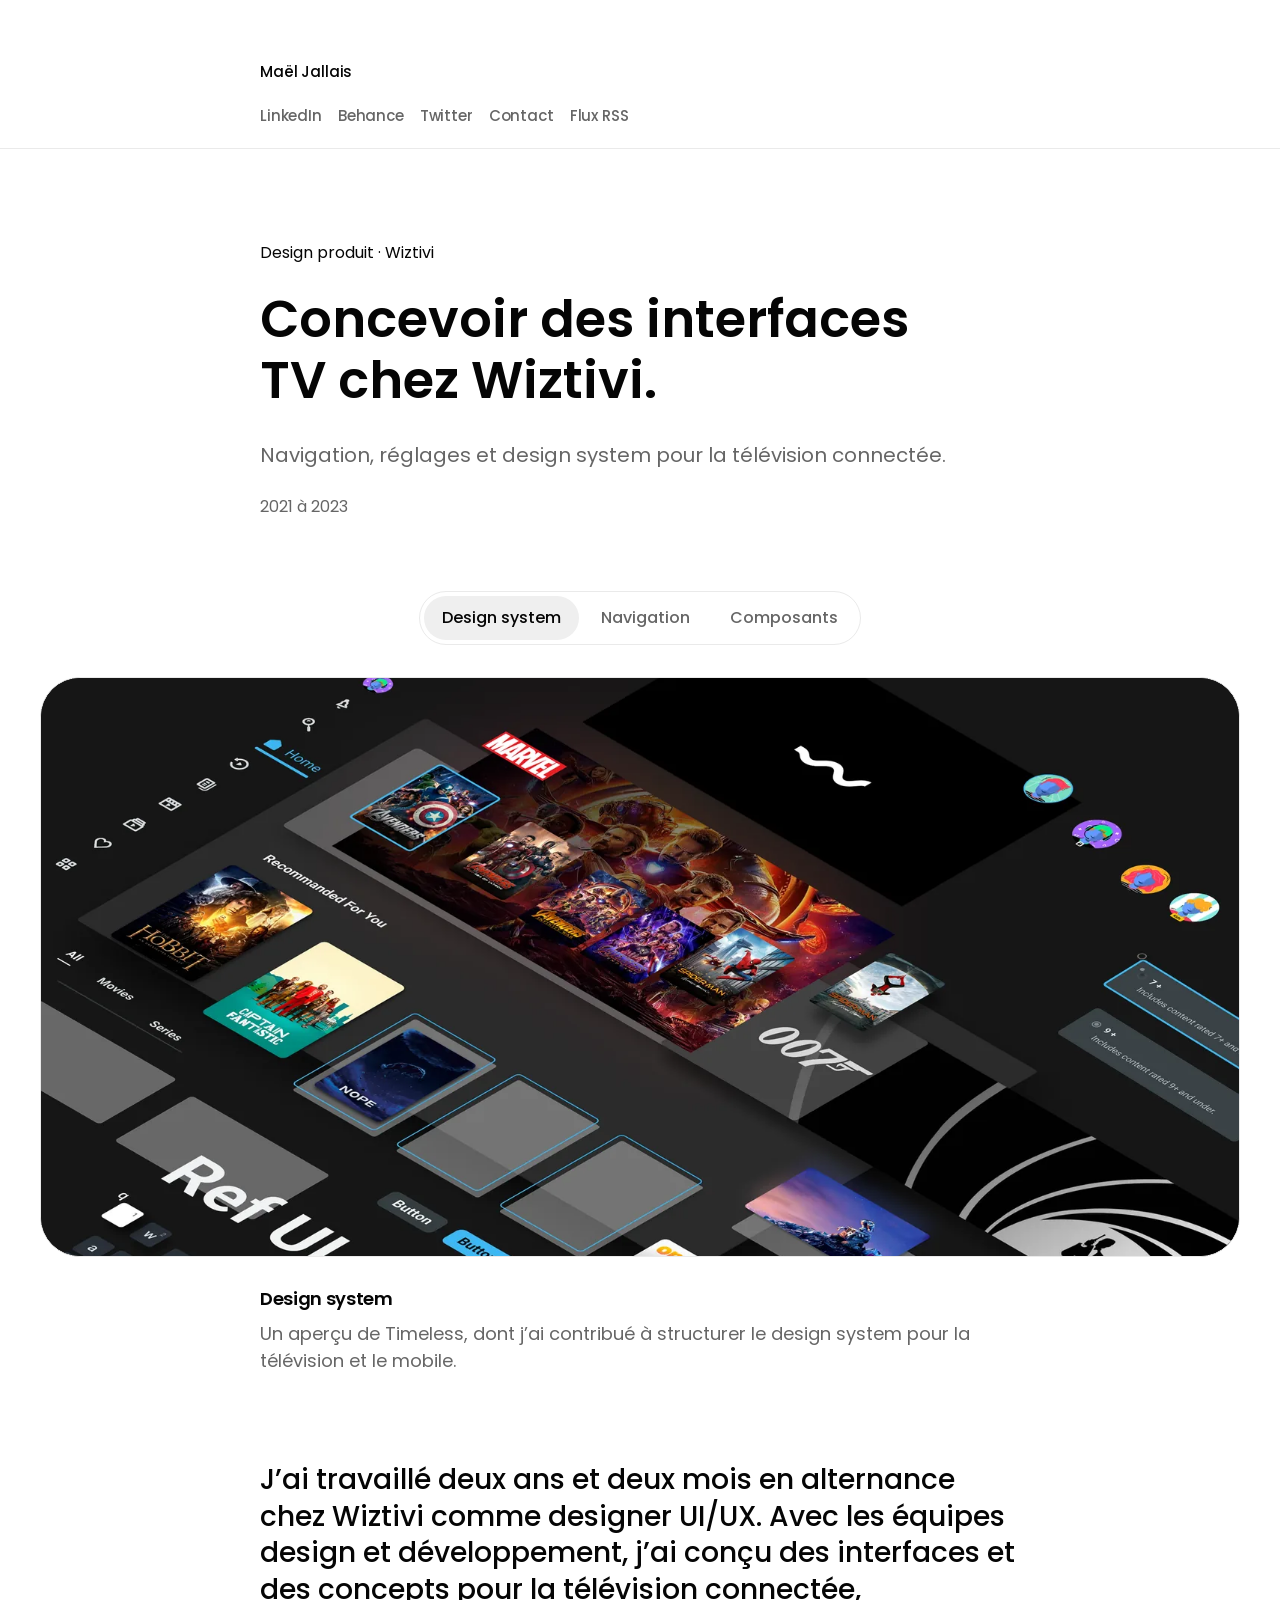
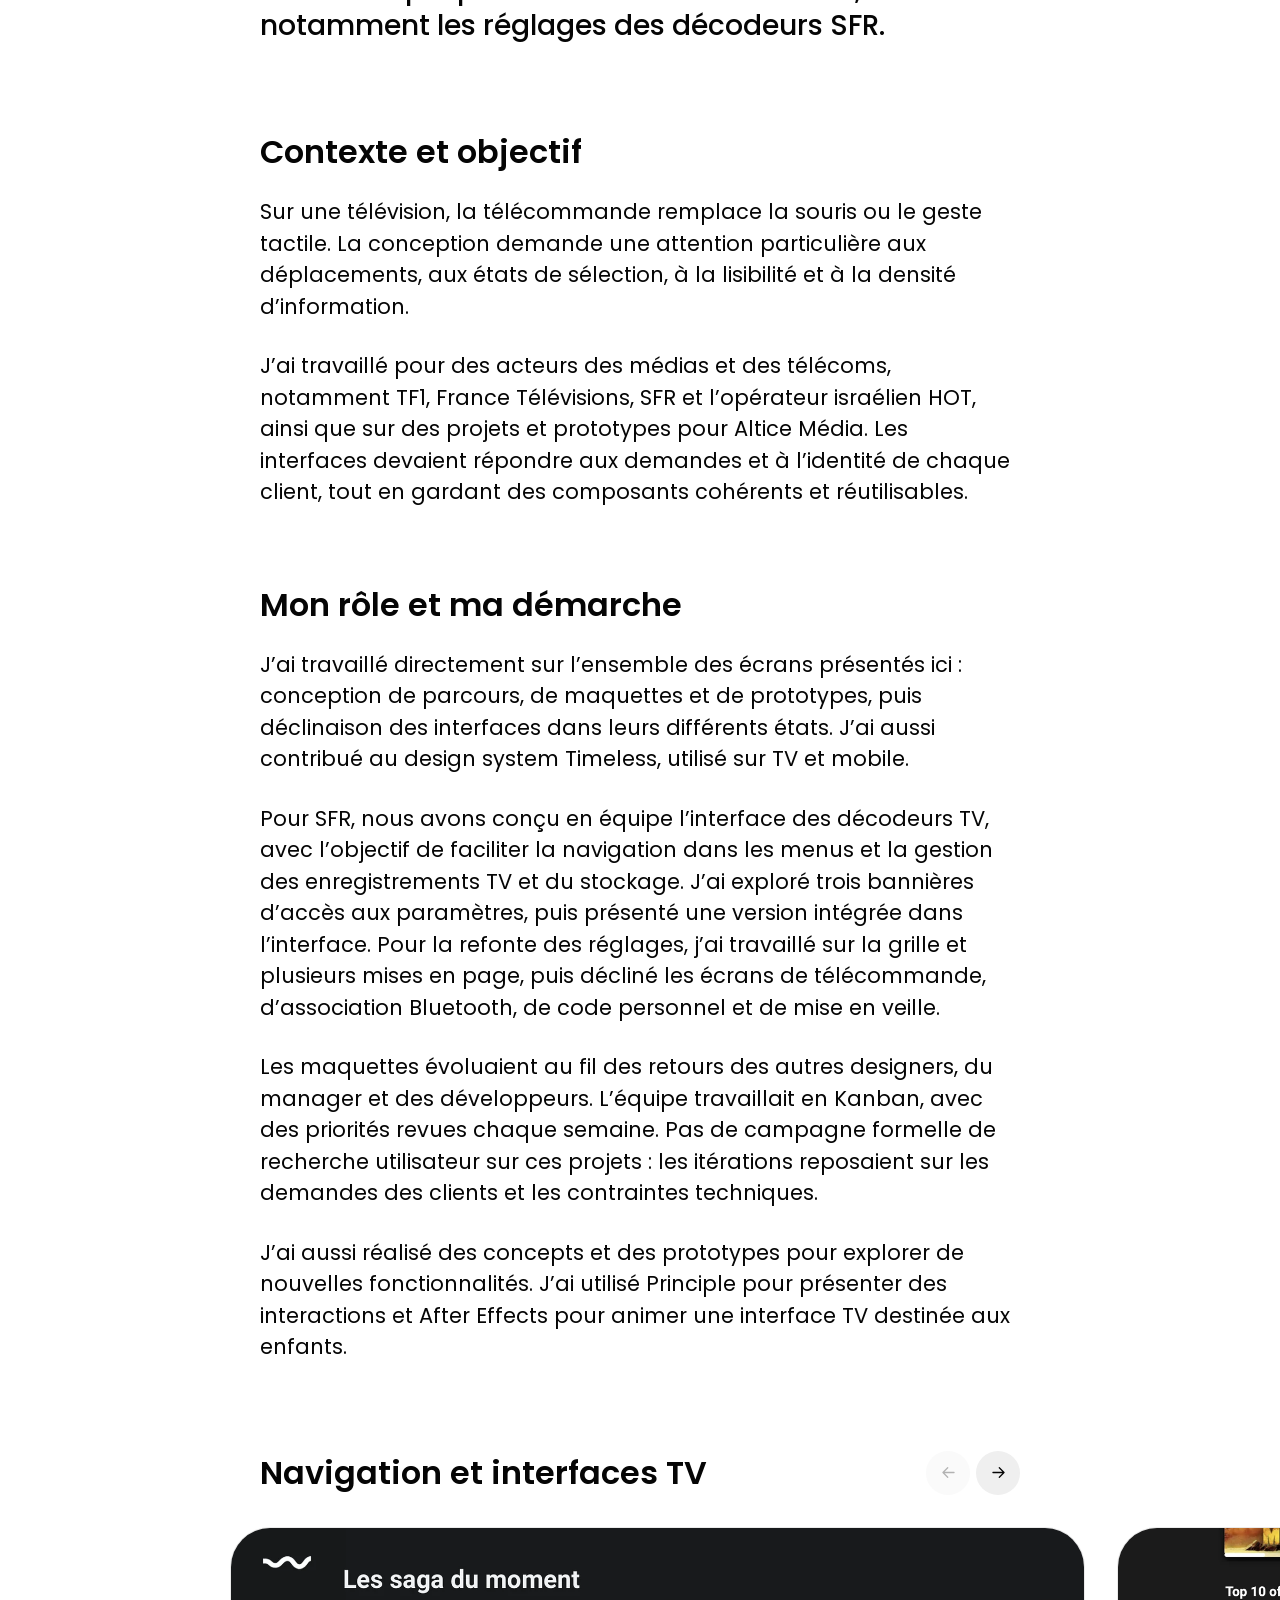
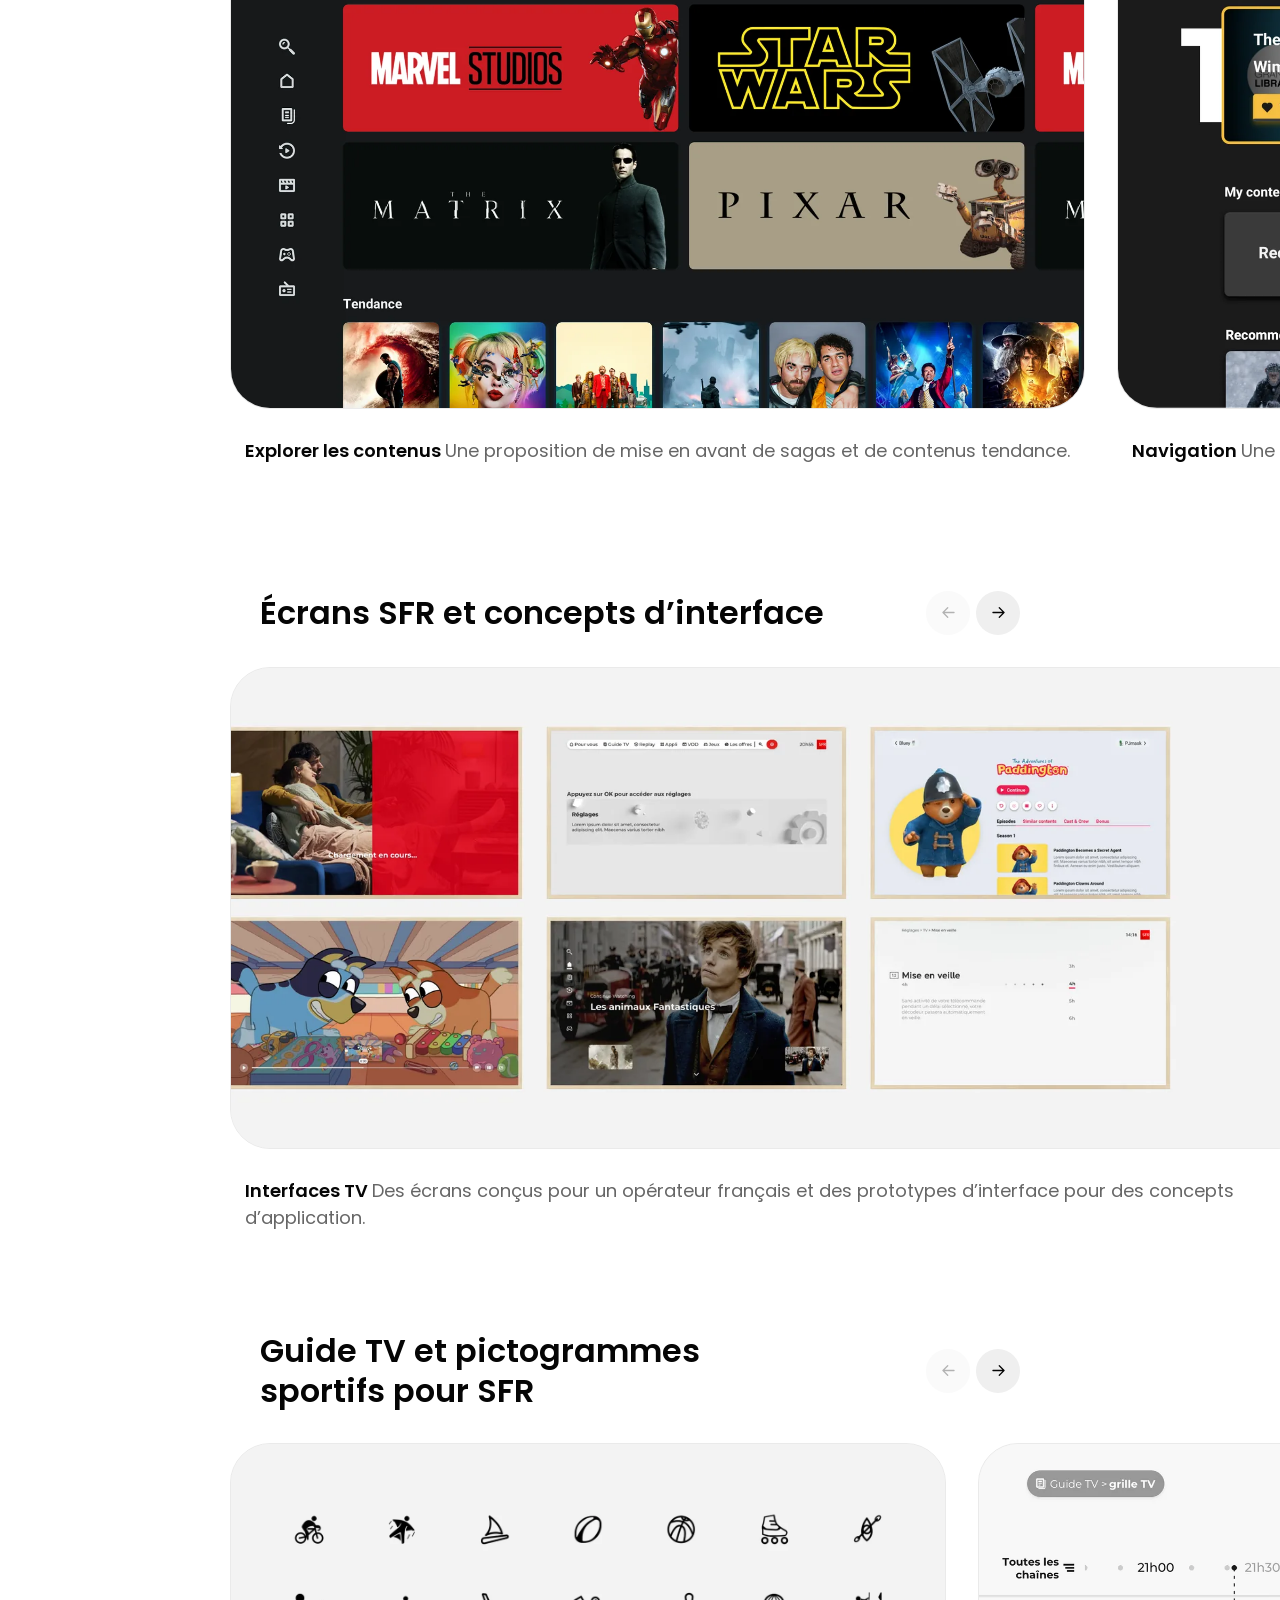
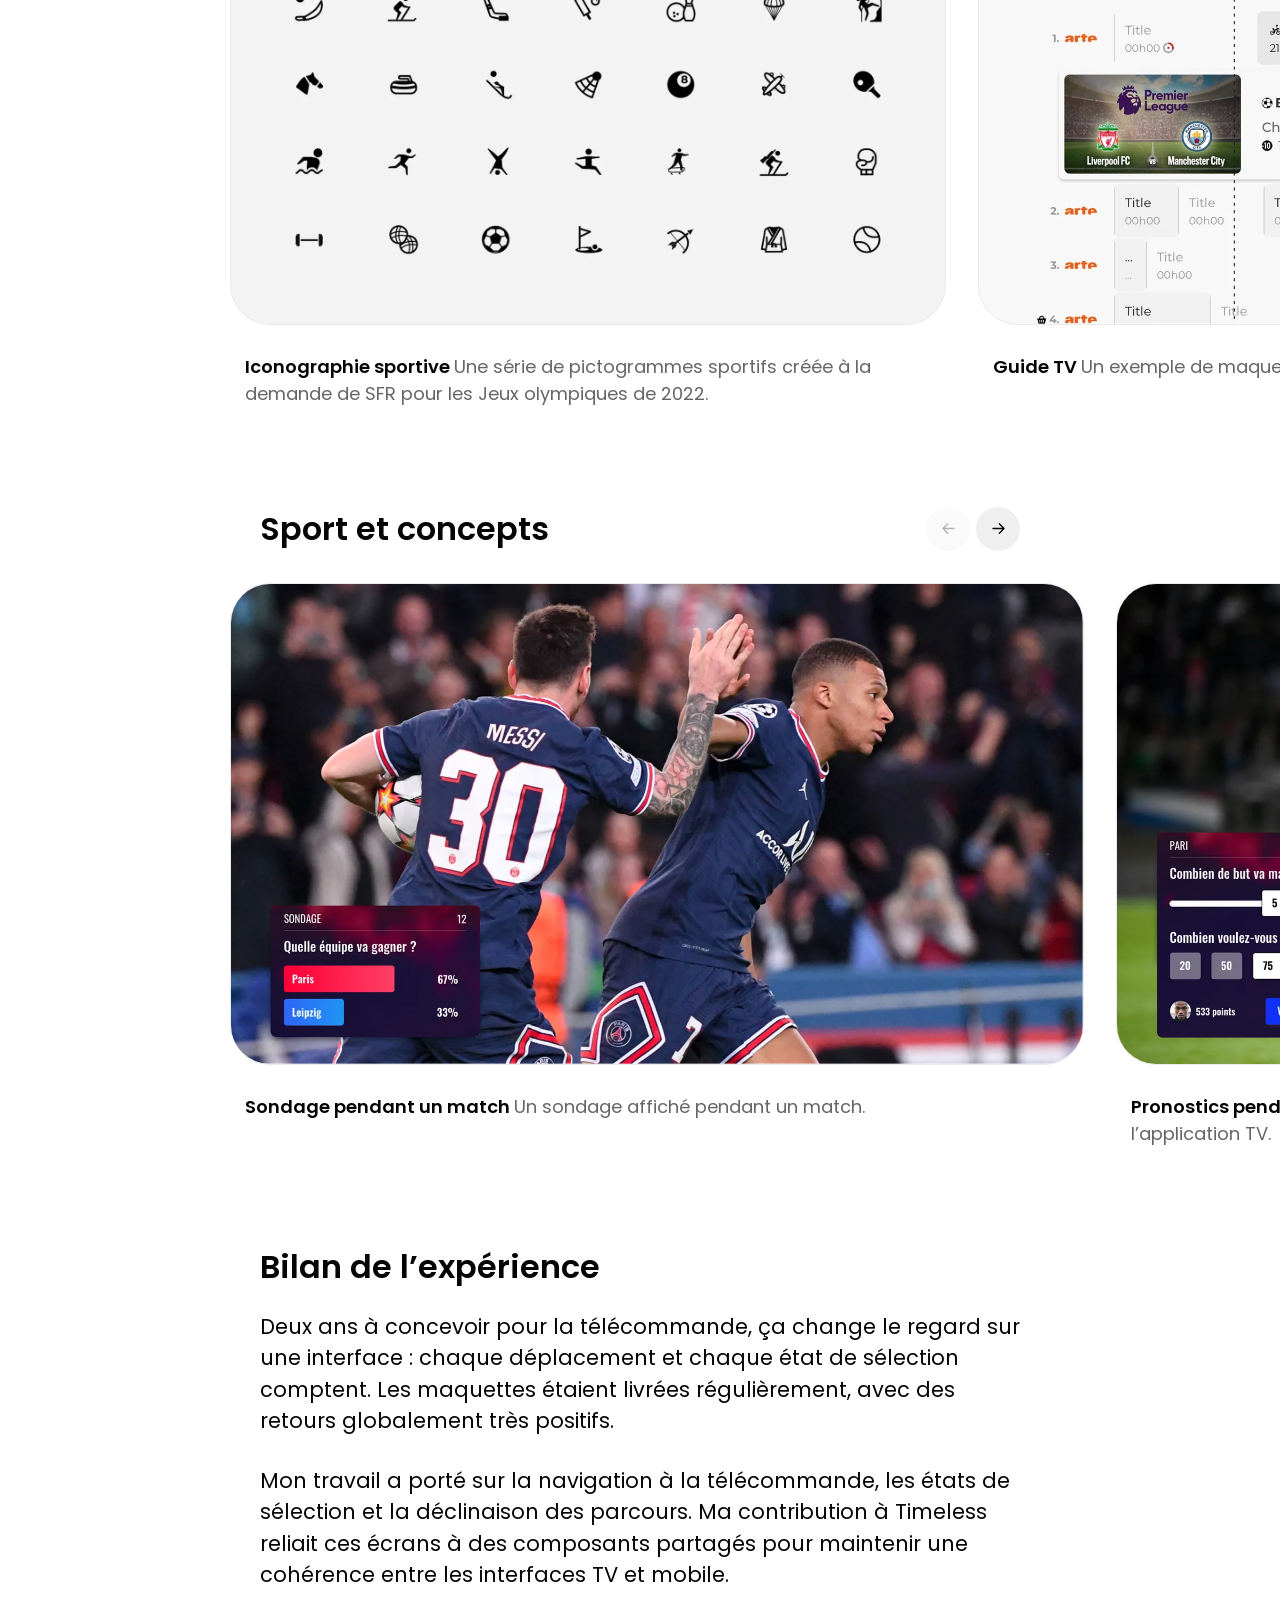
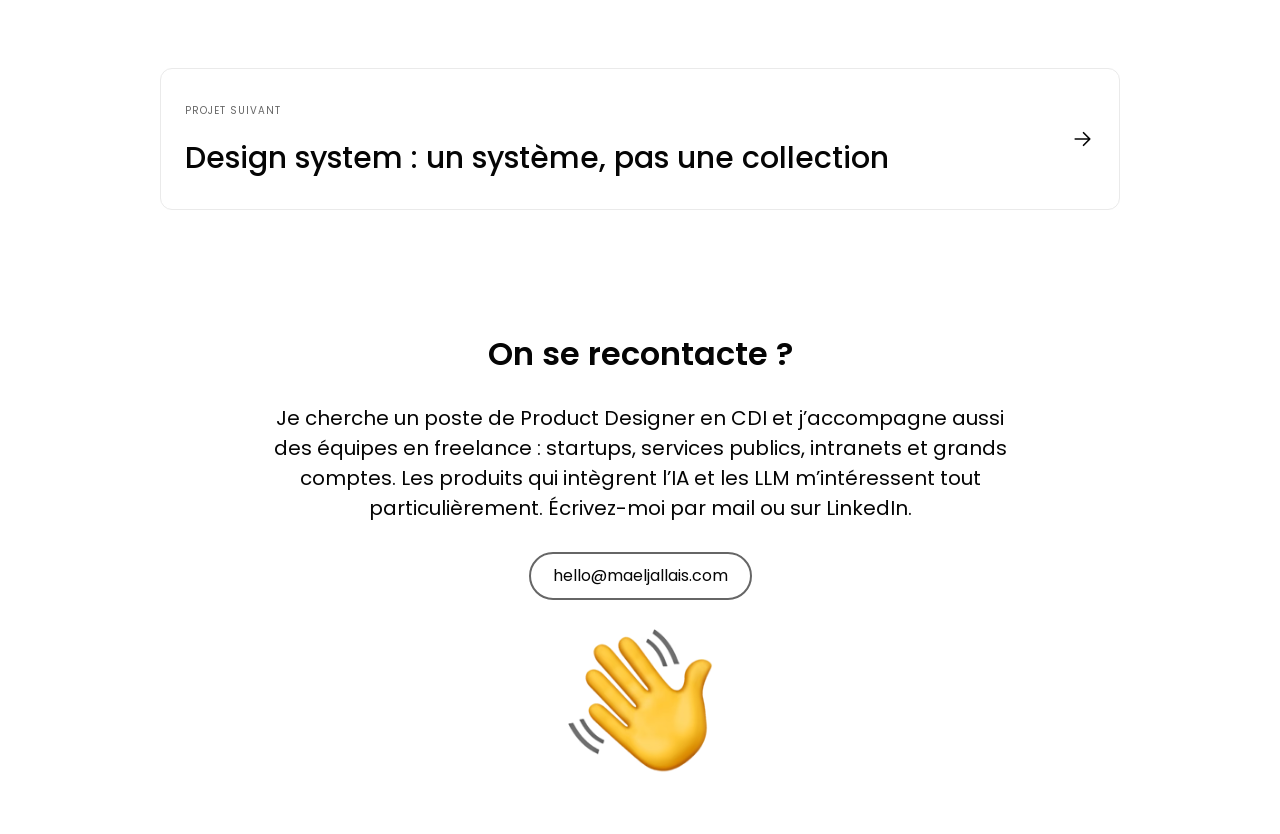
<file: articles/wiztivi/index.html>
<!doctype html>
<html lang="fr">

<head>
  <meta charset="UTF-8">
  <meta name="viewport" content="width=device-width, initial-scale=1">
  <meta name="color-scheme" content="light dark">
  <title>Wiztivi : interfaces TV et design system | Maël Jallais</title>
  <meta name="description" content="Deux ans d’alternance chez Wiztivi : j’ai conçu en équipe des interfaces TV pour SFR et d’autres acteurs des télécoms, et contribué au design system Timeless.">
  <meta name="author" content="Maël Jallais">
  <meta name="robots" content="index, follow, noimageindex, max-image-preview:none">
  <link rel="canonical" href="https://projets.maeljallais.com/articles/wiztivi/">

  <meta property="og:type" content="article">
  <meta property="og:locale" content="fr_FR">
  <meta property="og:site_name" content="Maël Jallais">
  <meta property="og:url" content="https://projets.maeljallais.com/articles/wiztivi/">
  <meta property="og:title" content="Wiztivi : interfaces TV et design system | Maël Jallais">
  <meta property="og:description" content="Deux ans d’alternance chez Wiztivi : j’ai conçu en équipe des interfaces TV pour SFR et d’autres acteurs des télécoms, et contribué au design system Timeless.">

  <meta name="twitter:card" content="summary">
  <meta name="twitter:title" content="Wiztivi : interfaces TV et design system | Maël Jallais">
  <meta name="twitter:description" content="Deux ans d’alternance chez Wiztivi : j’ai conçu en équipe des interfaces TV pour SFR et d’autres acteurs des télécoms, et contribué au design system Timeless.">
  <script type="application/ld+json">{
  "@context": "https://schema.org",
  "@graph": [
    {
      "@type": "Person",
      "@id": "https://maeljallais.com/#person",
      "name": "Maël Jallais",
      "url": "https://maeljallais.com",
      "jobTitle": "Product Designer",
      "email": "mailto:hello@maeljallais.com",
      "knowsAbout": [
        "Product design",
        "UX design",
        "UI design",
        "Design system",
        "DSFR",
        "Accessibilité numérique",
        "Prototypage",
        "Intranet et digital workplace",
        "Intelligence artificielle",
        "LLM"
      ],
      "sameAs": [
        "https://www.linkedin.com/in/ma%C3%ABljallais/",
        "https://www.behance.net/MaelJallais"
      ]
    },
    {
      "@type": "WebPage",
      "@id": "https://projets.maeljallais.com/articles/wiztivi/#webpage",
      "url": "https://projets.maeljallais.com/articles/wiztivi/",
      "name": "Wiztivi : interfaces TV et design system | Maël Jallais",
      "description": "Deux ans d’alternance chez Wiztivi : j’ai conçu en équipe des interfaces TV pour SFR et d’autres acteurs des télécoms, et contribué au design system Timeless.",
      "inLanguage": "fr-FR",
      "author": {
        "@id": "https://maeljallais.com/#person"
      },
      "mainEntity": {
        "@id": "https://projets.maeljallais.com/articles/wiztivi/#work"
      }
    },
    {
      "@type": "CreativeWork",
      "@id": "https://projets.maeljallais.com/articles/wiztivi/#work",
      "headline": "Concevoir des interfaces TV chez Wiztivi.",
      "name": "Concevoir des interfaces TV chez Wiztivi.",
      "description": "Deux ans d’alternance chez Wiztivi : j’ai conçu en équipe des interfaces TV pour SFR et d’autres acteurs des télécoms, et contribué au design system Timeless.",
      "url": "https://projets.maeljallais.com/articles/wiztivi/",
      "inLanguage": "fr-FR",
      "author": {
        "@id": "https://maeljallais.com/#person"
      },
      "creator": {
        "@id": "https://maeljallais.com/#person"
      },
      "mainEntityOfPage": {
        "@id": "https://projets.maeljallais.com/articles/wiztivi/#webpage"
      }
    }
  ]
}</script>
  <link rel="icon"
    href="data:image/svg+xml,%3Csvg xmlns='http://www.w3.org/2000/svg' viewBox='0 0 64 64'%3E%3Crect width='64' height='64' rx='18' fill='%23eae6f5'/%3E%3Ctext x='12' y='45' font-size='42' font-family='Arial' fill='%235d487e'%3Em%3C/text%3E%3C/svg%3E">
  <link rel="preconnect" href="https://fonts.googleapis.com">
  <link rel="preconnect" href="https://fonts.gstatic.com" crossorigin>
  <link rel="stylesheet" href="https://fonts.googleapis.com/css2?family=Poppins:wght@400;500;600&amp;display=swap">
  <link rel="stylesheet" href="../assets/css/articles.css?v=seo-20261128">
  <script src="../assets/js/articles.js?v=watch-scroll-20261114" defer></script>
</head>

<body class="reading-page" data-page-id="wiztivi">
  <svg class="svg-library" xmlns="http://www.w3.org/2000/svg" aria-hidden="true">
    <defs>
      <symbol id="i-arrow" viewBox="0 0 24 24">
        <path d="M5 12h14m-6-6 6 6-6 6" />
      </symbol>
    </defs>
  </svg>
  <a class="skip-link" href="#main">Aller à l’article</a>
  <header class="reading-header">
    <div class="portfolio-topbar">
      <a class="portfolio-name" href="https://maeljallais.com/" aria-label="Maël Jallais, retour au portfolio">Maël Jallais</a>
      <nav class="portfolio-links" aria-label="Réseaux et contact">
        <a href="https://www.linkedin.com/in/ma%C3%ABljallais/" target="_blank" rel="noopener noreferrer">LinkedIn</a>
        <a href="https://www.behance.net/MaelJallais" target="_blank" rel="noopener noreferrer">Behance</a>
        <a href="https://twitter.com/maeljallais" target="_blank" rel="noopener noreferrer">Twitter</a>
        <a href="mailto:hello@maeljallais.com">Contact</a>
        <a href="https://www.behance.net/feeds/user?username=maeljallais" target="_blank" rel="noopener noreferrer">Flux RSS</a>
      </nav>
    </div>
  </header>
  <main id="main" class="reader" tabindex="-1">
    
    <article id="article">
      <header class="article-header">
        <p class="article-category" id="article-category">Design produit · Wiztivi</p>
        <h1 id="article-title">Concevoir des interfaces TV chez Wiztivi.</h1>
        <p class="article-deck" id="article-deck">Navigation, réglages et design system pour la télévision connectée.</p>
        <div class="article-meta"><span class="project-date">2021 à 2023</span></div>
      </header>
      <section id="reader-cover" class="project-static-showcase project-static-showcase--uniform" aria-label="Aperçus du projet Wiztivi"><figure class="project-static-figure"><div class="project-showcase-media"><img src="images/design-system-sombre.webp" alt="Composition sombre présentant le design system Wiztivi et des interfaces TV" width="2968" height="1960" srcset="images/design-system-sombre-480.webp 480w, images/design-system-sombre-960.webp 960w, images/design-system-sombre.webp 1600w" sizes="(max-width: 600px) calc(100vw - 42px), (max-width: 900px) calc(100vw - 66px), (max-width: 1520px) calc(100vw - 82px), 1438px" loading="eager" decoding="async"></div><h2>Design system</h2><figcaption>Un aperçu de Timeless, dont j’ai contribué à structurer le design system pour la télévision et le mobile.</figcaption></figure><details class="project-static-more"><summary>Voir les autres aperçus</summary><figure class="project-static-figure"><div class="project-showcase-media"><img src="images/interface-tv-1.webp" alt="Composition d’éléments de navigation et de cartes de contenus TV" width="5572" height="3116" srcset="images/interface-tv-1-480.webp 480w, images/interface-tv-1-960.webp 960w, images/interface-tv-1.webp 1600w" sizes="(max-width: 600px) calc(100vw - 42px), (max-width: 900px) calc(100vw - 66px), (max-width: 1520px) calc(100vw - 82px), 1438px" loading="lazy" decoding="async"></div><h2>Navigation</h2><figcaption>Une composition réunissant navigation, catégories et cartes de programmes.</figcaption></figure>
<figure class="project-static-figure"><div class="project-showcase-media"><img src="images/interface-tv-2.webp" alt="Composition d’une interface TV et de composants avec états de sélection" width="5572" height="3116" srcset="images/interface-tv-2-480.webp 480w, images/interface-tv-2-960.webp 960w, images/interface-tv-2.webp 1600w" sizes="(max-width: 600px) calc(100vw - 42px), (max-width: 900px) calc(100vw - 66px), (max-width: 1520px) calc(100vw - 82px), 1438px" loading="lazy" decoding="async"></div><h2>Composants</h2><figcaption>Une vue des composants et des états de sélection autour d’une interface de contenus.</figcaption></figure></details></section>
      <div class="article-body" id="article-body"><div class="article-introduction"><p class="article-lead">J’ai travaillé deux ans et deux mois en alternance chez Wiztivi comme designer UI/UX. Avec les équipes design et développement, j’ai conçu des interfaces et des concepts pour la télévision connectée, notamment les réglages des décodeurs SFR.</p></div>
<section class="article-section" aria-labelledby="wiztivi-section-1"><div class="article-section-heading"><h2 id="wiztivi-section-1">Contexte et objectif</h2></div><div class="article-section-content"><p>Sur une télévision, la télécommande remplace la souris ou le geste tactile. La conception demande une attention particulière aux déplacements, aux états de sélection, à la lisibilité et à la densité d’information.</p><p>J’ai travaillé pour des acteurs des médias et des télécoms, notamment TF1, France Télévisions, SFR et l’opérateur israélien HOT, ainsi que sur des projets et prototypes pour Altice Média. Les interfaces devaient répondre aux demandes et à l’identité de chaque client, tout en gardant des composants cohérents et réutilisables.</p></div></section>
<section class="article-section" aria-labelledby="wiztivi-section-2"><div class="article-section-heading"><h2 id="wiztivi-section-2">Mon rôle et ma démarche</h2></div><div class="article-section-content"><p>J’ai travaillé directement sur l’ensemble des écrans présentés ici : conception de parcours, de maquettes et de prototypes, puis déclinaison des interfaces dans leurs différents états. J’ai aussi contribué au design system Timeless, utilisé sur TV et mobile.</p><p>Pour SFR, nous avons conçu en équipe l’interface des décodeurs TV, avec l’objectif de faciliter la navigation dans les menus et la gestion des enregistrements TV et du stockage. J’ai exploré trois bannières d’accès aux paramètres, puis présenté une version intégrée dans l’interface. Pour la refonte des réglages, j’ai travaillé sur la grille et plusieurs mises en page, puis décliné les écrans de télécommande, d’association Bluetooth, de code personnel et de mise en veille.</p><p>Les maquettes évoluaient au fil des retours des autres designers, du manager et des développeurs. L’équipe travaillait en Kanban, avec des priorités revues chaque semaine. Pas de campagne formelle de recherche utilisateur sur ces projets : les itérations reposaient sur les demandes des clients et les contraintes techniques.</p><p>J’ai aussi réalisé des concepts et des prototypes pour explorer de nouvelles fonctionnalités. J’ai utilisé Principle pour présenter des interactions et After Effects pour animer une interface TV destinée aux enfants.</p></div></section>
<section class="article-carousel" data-article-carousel aria-labelledby="wiztivi-carousel-1-title">
        <div class="article-carousel-heading">
          <h2 id="wiztivi-carousel-1-title">Navigation et interfaces TV</h2>
          <div class="article-carousel-controls rail-controls" hidden>
            <button type="button" class="icon-button rail-prev" aria-label="Visuel précédent" aria-controls="wiztivi-carousel-1-track" disabled><svg aria-hidden="true"><use href="#i-arrow" /></svg></button>
            <button type="button" class="icon-button" aria-label="Visuel suivant" aria-controls="wiztivi-carousel-1-track"><svg aria-hidden="true"><use href="#i-arrow" /></svg></button>
          </div>
        </div>
        <div class="article-carousel-track" id="wiztivi-carousel-1-track" tabindex="0" role="group" aria-label="Visuels : Navigation et interfaces TV. Défilement horizontal.">
          <figure class="article-carousel-slide"><div class="article-carousel-media"><img src="images/highlight.webp" alt="Interface TV présentant des sélections de films et de sagas" width="3784" height="2128" srcset="images/highlight-480.webp 480w, images/highlight-960.webp 960w, images/highlight.webp 1600w" sizes="(max-width: 600px) calc(100vw - 40px), (max-width: 900px) calc(100vw - 64px), (max-width: 1680px) calc(100vw - 96px), 1584px" loading="lazy" decoding="async"></div><figcaption><h3>Explorer les contenus</h3><p>Une proposition de mise en avant de sagas et de contenus tendance.</p></figcaption></figure>
<figure class="article-carousel-slide"><div class="article-carousel-media"><img src="images/12.webp" alt="Interface TV avec sélection de programmes et accès aux contenus personnels" width="2450" height="1377" srcset="images/12-480.webp 480w, images/12-960.webp 960w, images/12.webp 1600w" sizes="(max-width: 600px) calc(100vw - 40px), (max-width: 900px) calc(100vw - 64px), (max-width: 1680px) calc(100vw - 96px), 1584px" loading="lazy" decoding="async"></div><figcaption><h3>Navigation</h3><p>Une interface de navigation entre les programmes et les contenus personnels.</p></figcaption></figure>
<figure class="article-carousel-slide"><div class="article-carousel-media"><img src="images/telecommande-virtuelle.webp" alt="Trois états d’une télécommande virtuelle pour sélectionner une chaîne" width="4856" height="2728" srcset="images/telecommande-virtuelle-480.webp 480w, images/telecommande-virtuelle-960.webp 960w, images/telecommande-virtuelle.webp 1600w" sizes="(max-width: 600px) calc(100vw - 40px), (max-width: 900px) calc(100vw - 64px), (max-width: 1680px) calc(100vw - 96px), 1584px" loading="lazy" decoding="async"></div><figcaption><h3>Télécommande virtuelle</h3><p>Trois états du pavé numérique, de la saisie à la sélection d’une chaîne.</p></figcaption></figure>
        </div>
        <span class="sr-only" role="status" aria-live="polite" aria-atomic="true"></span>
      </section>
<section class="article-carousel" data-article-carousel aria-labelledby="wiztivi-carousel-2-title">
        <div class="article-carousel-heading">
          <h2 id="wiztivi-carousel-2-title">Écrans SFR et concepts d’interface</h2>
          <div class="article-carousel-controls rail-controls" hidden>
            <button type="button" class="icon-button rail-prev" aria-label="Visuel précédent" aria-controls="wiztivi-carousel-2-track" disabled><svg aria-hidden="true"><use href="#i-arrow" /></svg></button>
            <button type="button" class="icon-button" aria-label="Visuel suivant" aria-controls="wiztivi-carousel-2-track"><svg aria-hidden="true"><use href="#i-arrow" /></svg></button>
          </div>
        </div>
        <div class="article-carousel-track" id="wiztivi-carousel-2-track" tabindex="0" role="group" aria-label="Visuels : Écrans SFR et concepts d’interface. Défilement horizontal.">
          <figure class="article-carousel-slide"><div class="article-carousel-media"><img src="images/02.webp" alt="Six exemples d’interfaces de télévision, entre services et concepts" width="3701" height="1636" srcset="images/02-480.webp 480w, images/02-960.webp 960w, images/02.webp 1600w" sizes="(max-width: 600px) calc(100vw - 40px), (max-width: 900px) calc(100vw - 64px), (max-width: 1680px) calc(100vw - 96px), 1584px" loading="lazy" decoding="async"></div><figcaption><h3>Interfaces TV</h3><p>Des écrans conçus pour un opérateur français et des prototypes d’interface pour des concepts d’application.</p></figcaption></figure>
<figure class="article-carousel-slide"><div class="article-carousel-media article-carousel-media--crop-top"><img src="images/13.webp" alt="Concept d’interface pour enfants présenté sur un téléviseur" width="2968" height="1996" srcset="images/13-480.webp 480w, images/13-960.webp 960w, images/13.webp 1600w" sizes="(max-width: 600px) calc(100vw - 40px), (max-width: 900px) calc(100vw - 64px), (max-width: 1680px) calc(100vw - 96px), 1584px" loading="lazy" decoding="async"></div><figcaption><h3>Concept</h3><p>Un concept d’interface TV pour enfants, animé avec After Effects et présenté dans son contexte.</p></figcaption></figure>
          <figure class="article-carousel-slide"><div class="article-carousel-media"><img src="images/04.webp" alt="Trois propositions de bannière pour accéder aux paramètres de la box" width="2968" height="1996" srcset="images/04-480.webp 480w, images/04-960.webp 960w, images/04.webp 1600w" sizes="(max-width: 600px) calc(100vw - 40px), (max-width: 900px) calc(100vw - 64px), (max-width: 1680px) calc(100vw - 96px), 1584px" loading="lazy" decoding="async"></div><figcaption><h3>Accéder aux réglages</h3><p>Trois propositions de bannière pour accéder aux paramètres de la box.</p></figcaption></figure>
<figure class="article-carousel-slide"><div class="article-carousel-media"><img src="images/09.webp" alt="Interface TV affichant une bannière d’accès aux réglages" width="2673" height="1502" srcset="images/09-480.webp 480w, images/09-960.webp 960w, images/09.webp 1600w" sizes="(max-width: 600px) calc(100vw - 40px), (max-width: 900px) calc(100vw - 64px), (max-width: 1680px) calc(100vw - 96px), 1584px" loading="lazy" decoding="async"></div><figcaption><h3>Bannière de réglages</h3><p>La version finale de la bannière intégrée dans l’interface de la box.</p></figcaption></figure>
<figure class="article-carousel-slide"><div class="article-carousel-media"><img src="images/05.webp" alt="Ensemble d’écrans de réglages et de configuration de la télécommande" width="2968" height="1996" srcset="images/05-480.webp 480w, images/05-960.webp 960w, images/05.webp 1600w" sizes="(max-width: 600px) calc(100vw - 40px), (max-width: 900px) calc(100vw - 64px), (max-width: 1680px) calc(100vw - 96px), 1584px" loading="lazy" decoding="async"></div><figcaption><h3>Parcours de configuration</h3><p>Exploration d’une grille et de mises en page pour les réglages, puis déclinaison des écrans.</p></figcaption></figure>
<figure class="article-carousel-slide"><div class="article-carousel-media"><img src="images/07.webp" alt="Menu de réglages de la télécommande sur une interface TV SFR" width="2673" height="1504" srcset="images/07-480.webp 480w, images/07-960.webp 960w, images/07.webp 1600w" sizes="(max-width: 600px) calc(100vw - 40px), (max-width: 900px) calc(100vw - 64px), (max-width: 1680px) calc(100vw - 96px), 1584px" loading="lazy" decoding="async"></div><figcaption><h3>Télécommande</h3><p>Accès aux options de télécommande et d’appairage.</p></figcaption></figure>
<figure class="article-carousel-slide"><div class="article-carousel-media"><img src="images/06.webp" alt="Écran TV de définition d’un code personnel à quatre chiffres" width="2673" height="1504" srcset="images/06-480.webp 480w, images/06-960.webp 960w, images/06.webp 1600w" sizes="(max-width: 600px) calc(100vw - 40px), (max-width: 900px) calc(100vw - 64px), (max-width: 1680px) calc(100vw - 96px), 1584px" loading="lazy" decoding="async"></div><figcaption><h3>Code personnel</h3><p>Définir un code personnel depuis l’interface TV.</p></figcaption></figure>
<figure class="article-carousel-slide"><div class="article-carousel-media"><img src="images/08.webp" alt="Écran de réglage de la durée avant mise en veille de la télévision" width="2673" height="1502" srcset="images/08-480.webp 480w, images/08-960.webp 960w, images/08.webp 1600w" sizes="(max-width: 600px) calc(100vw - 40px), (max-width: 900px) calc(100vw - 64px), (max-width: 1680px) calc(100vw - 96px), 1584px" loading="lazy" decoding="async"></div><figcaption><h3>Mise en veille</h3><p>Choix du délai avant mise en veille.</p></figcaption></figure>
        </div>
        <span class="sr-only" role="status" aria-live="polite" aria-atomic="true"></span>
      </section>
<section class="article-carousel" data-article-carousel aria-labelledby="wiztivi-carousel-3-title">
        <div class="article-carousel-heading">
          <h2 id="wiztivi-carousel-3-title">Guide TV et pictogrammes sportifs pour SFR</h2>
          <div class="article-carousel-controls rail-controls" hidden>
            <button type="button" class="icon-button rail-prev" aria-label="Visuel précédent" aria-controls="wiztivi-carousel-3-track" disabled><svg aria-hidden="true"><use href="#i-arrow" /></svg></button>
            <button type="button" class="icon-button" aria-label="Visuel suivant" aria-controls="wiztivi-carousel-3-track"><svg aria-hidden="true"><use href="#i-arrow" /></svg></button>
          </div>
        </div>
        <div class="article-carousel-track" id="wiztivi-carousel-3-track" tabindex="0" role="group" aria-label="Visuels : Guide TV et pictogrammes sportifs pour SFR. Défilement horizontal.">
          <figure class="article-carousel-slide"><div class="article-carousel-media"><img src="images/10.webp" alt="Planche d’icônes représentant différentes disciplines sportives" width="2968" height="1996" srcset="images/10-480.webp 480w, images/10-960.webp 960w, images/10.webp 1600w" sizes="(max-width: 600px) calc(100vw - 40px), (max-width: 900px) calc(100vw - 64px), (max-width: 1680px) calc(100vw - 96px), 1584px" loading="lazy" decoding="async"></div><figcaption><h3>Iconographie sportive</h3><p>Une série de pictogrammes sportifs créée à la demande de SFR pour les Jeux olympiques de 2022.</p></figcaption></figure>
<figure class="article-carousel-slide"><div class="article-carousel-media"><img src="images/03.webp" alt="Grille du guide TV avec chaînes, horaires et programmes" width="2673" height="1502" srcset="images/03-480.webp 480w, images/03-960.webp 960w, images/03.webp 1600w" sizes="(max-width: 600px) calc(100vw - 40px), (max-width: 900px) calc(100vw - 64px), (max-width: 1680px) calc(100vw - 96px), 1584px" loading="lazy" decoding="async"></div><figcaption><h3>Guide TV</h3><p>Un exemple de maquette montrant l’icône utilisée dans une grille TV.</p></figcaption></figure>
        </div>
        <span class="sr-only" role="status" aria-live="polite" aria-atomic="true"></span>
      </section>
<section class="article-carousel" data-article-carousel aria-labelledby="wiztivi-carousel-4-title">
        <div class="article-carousel-heading">
          <h2 id="wiztivi-carousel-4-title">Sport et concepts</h2>
          <div class="article-carousel-controls rail-controls" hidden>
            <button type="button" class="icon-button rail-prev" aria-label="Visuel précédent" aria-controls="wiztivi-carousel-4-track" disabled><svg aria-hidden="true"><use href="#i-arrow" /></svg></button>
            <button type="button" class="icon-button" aria-label="Visuel suivant" aria-controls="wiztivi-carousel-4-track"><svg aria-hidden="true"><use href="#i-arrow" /></svg></button>
          </div>
        </div>
        <div class="article-carousel-track" id="wiztivi-carousel-4-track" tabindex="0" role="group" aria-label="Visuels : Sport et concepts. Défilement horizontal.">
          <figure class="article-carousel-slide"><div class="article-carousel-media"><img src="images/01.webp" alt="Match de football accompagné d’un sondage sur l’équipe gagnante" width="2337" height="1316" srcset="images/01-480.webp 480w, images/01-960.webp 960w, images/01.webp 1600w" sizes="(max-width: 600px) calc(100vw - 40px), (max-width: 900px) calc(100vw - 64px), (max-width: 1680px) calc(100vw - 96px), 1584px" loading="lazy" decoding="async"></div><figcaption><h3>Sondage pendant un match</h3><p>Un sondage affiché pendant un match.</p></figcaption></figure>
<figure class="article-carousel-slide"><div class="article-carousel-media"><img src="images/11.webp" alt="Match de football accompagné d’un panneau de pronostics" width="2336" height="1312" srcset="images/11-480.webp 480w, images/11-960.webp 960w, images/11.webp 1600w" sizes="(max-width: 600px) calc(100vw - 40px), (max-width: 900px) calc(100vw - 64px), (max-width: 1680px) calc(100vw - 96px), 1584px" loading="lazy" decoding="async"></div><figcaption><h3>Pronostics pendant un match</h3><p>Une fonctionnalité de participation à des paris depuis l’application TV.</p></figcaption></figure>
        </div>
        <span class="sr-only" role="status" aria-live="polite" aria-atomic="true"></span>
      </section>
<section class="article-section" aria-labelledby="wiztivi-section-3"><div class="article-section-heading"><h2 id="wiztivi-section-3">Bilan de l’expérience</h2></div><div class="article-section-content"><p>Deux ans à concevoir pour la télécommande, ça change le regard sur une interface : chaque déplacement et chaque état de sélection comptent. Les maquettes étaient livrées régulièrement, avec des retours globalement très positifs.</p><p>Mon travail a porté sur la navigation à la télécommande, les états de sélection et la déclinaison des parcours. Ma contribution à Timeless reliait ces écrans à des composants partagés pour maintenir une cohérence entre les interfaces TV et mobile.</p></div></section></div>

      
      
    </article>
    <a class="next-story" href="https://projets.maeljallais.com/articles/wiztivi/design-systems/"><span>PROJET SUIVANT</span><h2>Design system : un système, pas une collection</h2><svg aria-hidden="true"><use href="#i-arrow"></use></svg></a>
  </main>
  <footer class="portfolio-footer" aria-labelledby="contact-title">
    <h2 id="contact-title">On se recontacte ?</h2>
    <p>Je cherche un poste de Product Designer en CDI et j’accompagne aussi des équipes en freelance : startups, services publics, intranets et grands comptes. Les produits qui intègrent l’IA et les LLM m’intéressent tout particulièrement. Écrivez-moi par mail ou sur LinkedIn.</p>
    <a class="portfolio-contact" href="mailto:hello@maeljallais.com">hello@maeljallais.com</a>
    <img src="../assets/images/contact-illustration.avif" alt="" width="145" height="145" loading="lazy" decoding="async">
  </footer>
</body>

</html>
</file>
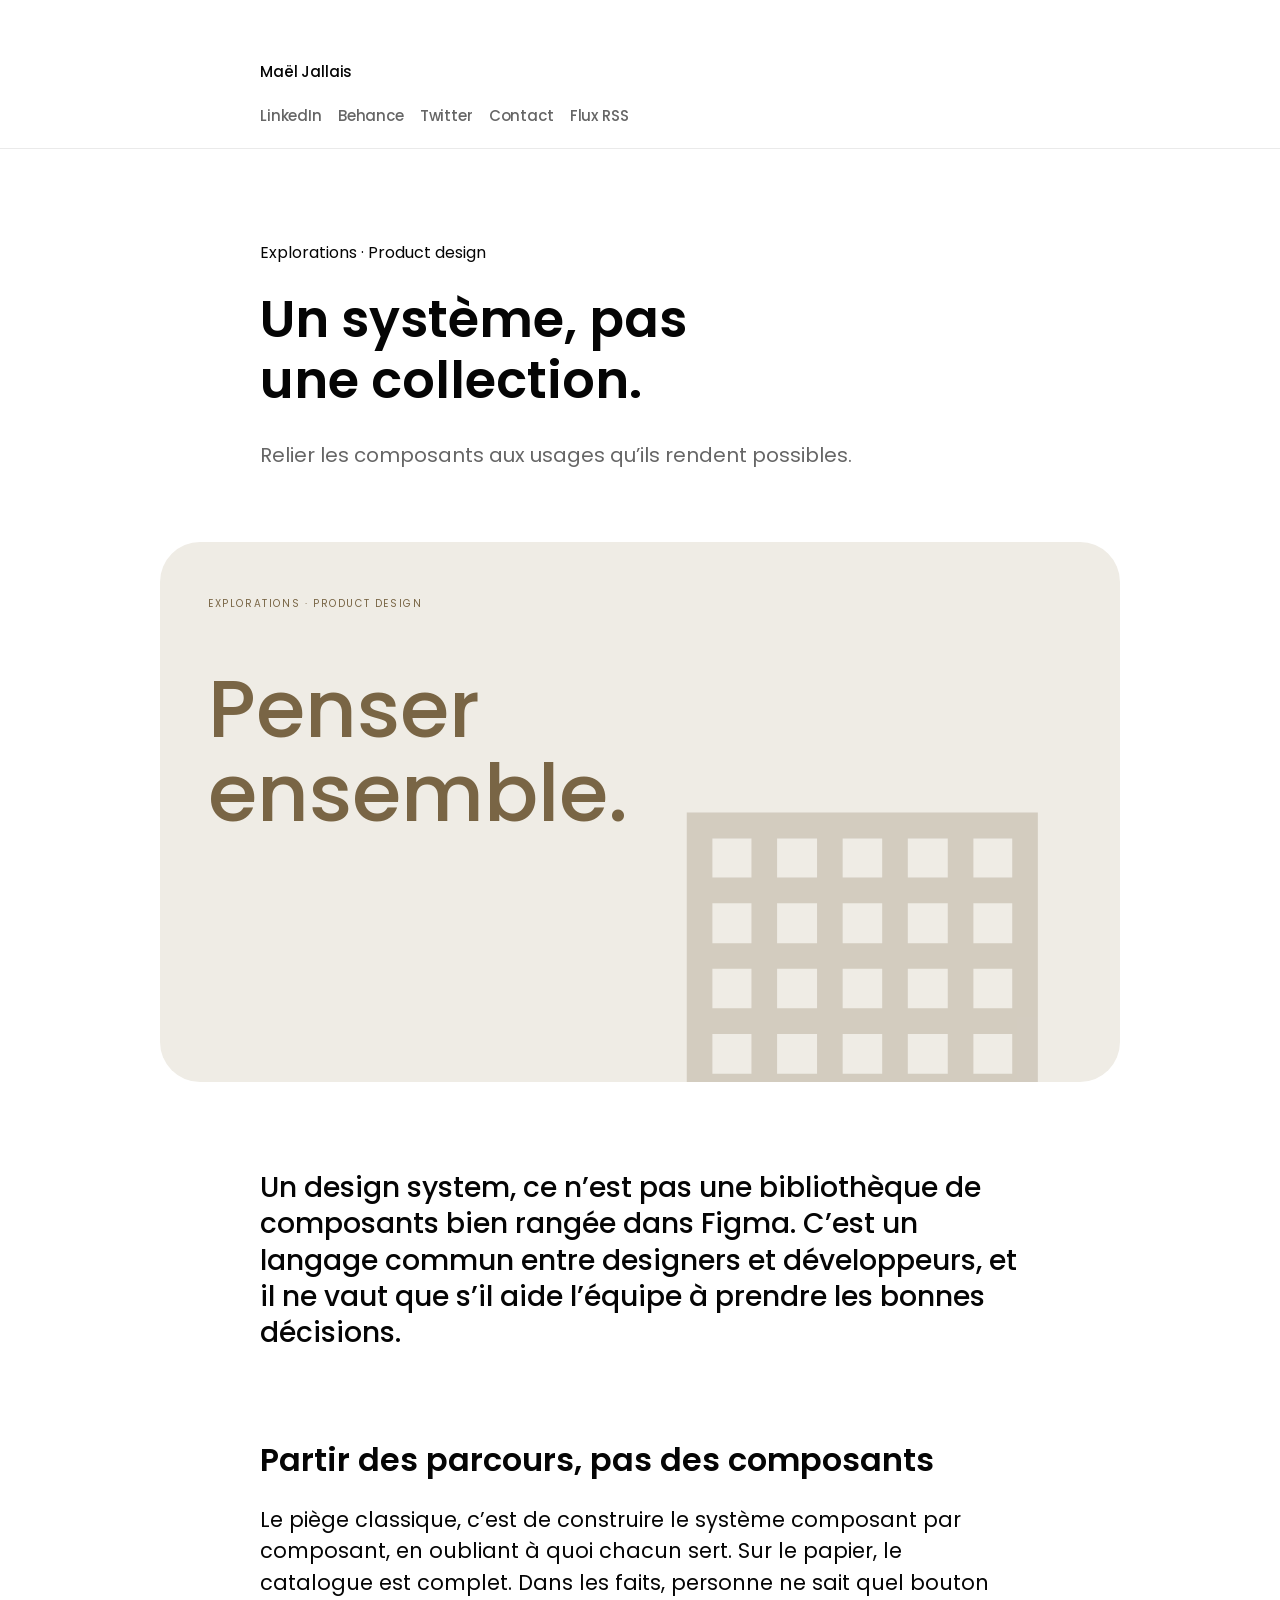
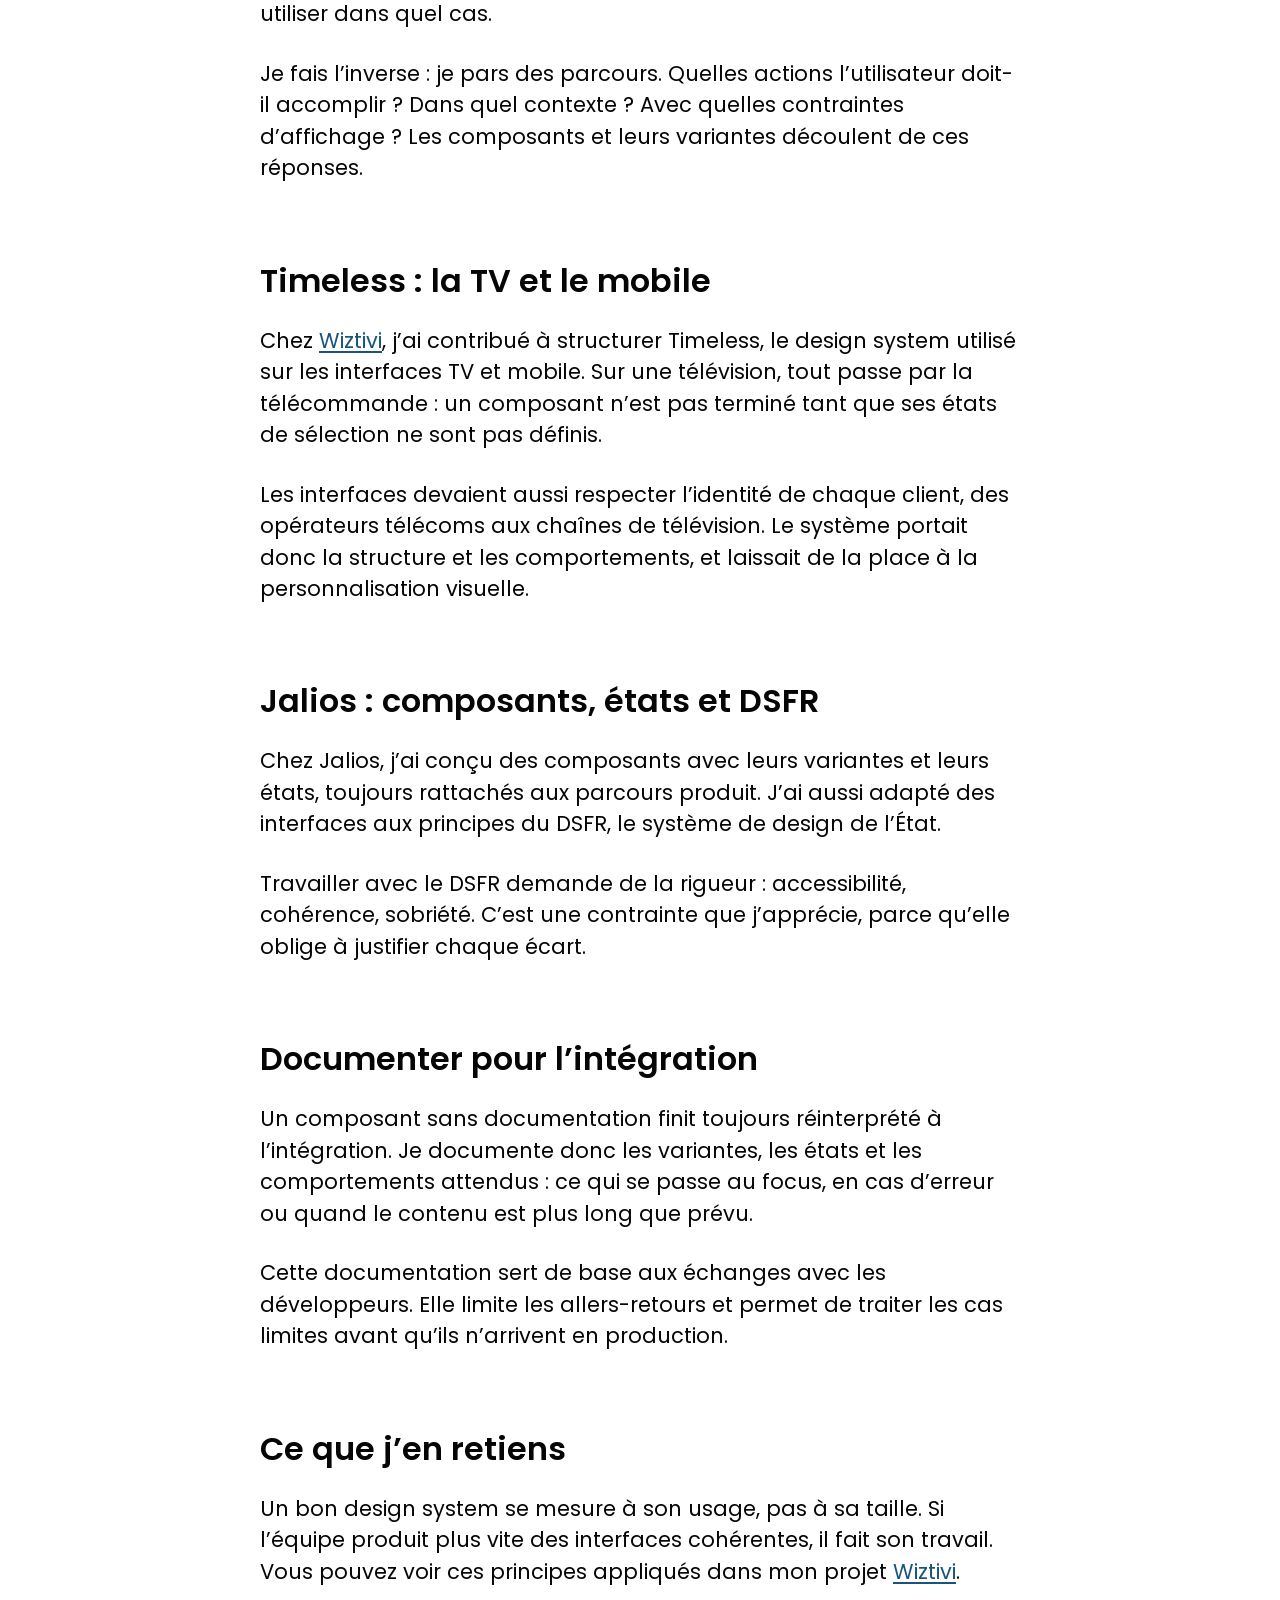
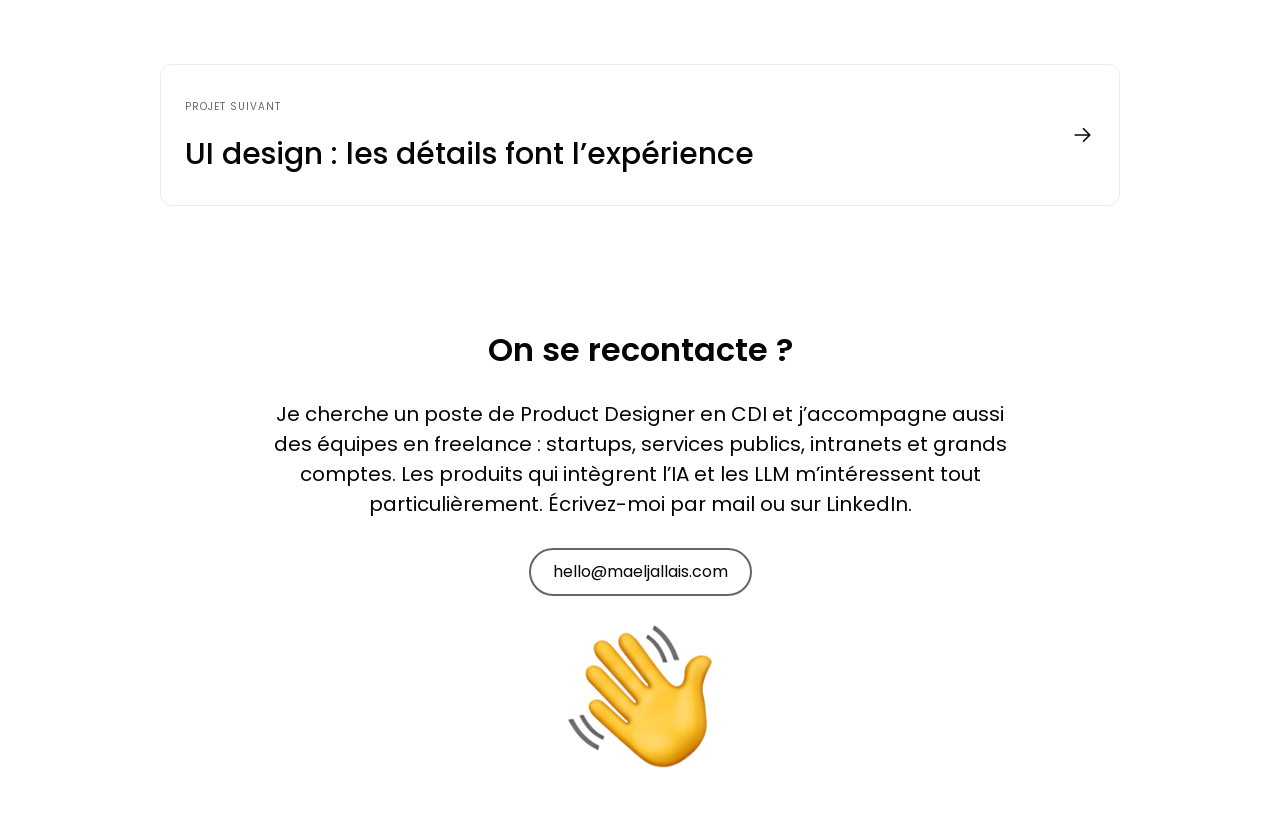
<file: articles/wiztivi/design-systems/index.html>
<!doctype html>
<html lang="fr">

<head>
  <meta charset="UTF-8">
  <meta name="viewport" content="width=device-width, initial-scale=1">
  <meta name="color-scheme" content="light dark">
  <title>Design system : relier composants et parcours | Maël Jallais</title>
  <meta name="description" content="Comment je relie les composants d’un design system aux parcours qu’ils servent : retour d’expérience sur Timeless chez Wiztivi et sur le design system Jalios.">
  <meta name="author" content="Maël Jallais">
  <meta name="robots" content="index, follow, noimageindex, max-image-preview:none">
  <link rel="canonical" href="https://projets.maeljallais.com/articles/wiztivi/design-systems/">

  <meta property="og:type" content="article">
  <meta property="og:locale" content="fr_FR">
  <meta property="og:site_name" content="Maël Jallais">
  <meta property="og:url" content="https://projets.maeljallais.com/articles/wiztivi/design-systems/">
  <meta property="og:title" content="Design system : relier composants et parcours | Maël Jallais">
  <meta property="og:description" content="Comment je relie les composants d’un design system aux parcours qu’ils servent : retour d’expérience sur Timeless chez Wiztivi et sur le design system Jalios.">

  <meta name="twitter:card" content="summary">
  <meta name="twitter:title" content="Design system : relier composants et parcours | Maël Jallais">
  <meta name="twitter:description" content="Comment je relie les composants d’un design system aux parcours qu’ils servent : retour d’expérience sur Timeless chez Wiztivi et sur le design system Jalios.">
  <script type="application/ld+json">{
  "@context": "https://schema.org",
  "@graph": [
    {
      "@type": "Person",
      "@id": "https://maeljallais.com/#person",
      "name": "Maël Jallais",
      "url": "https://maeljallais.com",
      "jobTitle": "Product Designer",
      "email": "mailto:hello@maeljallais.com",
      "knowsAbout": [
        "Product design",
        "UX design",
        "UI design",
        "Design system",
        "DSFR",
        "Accessibilité numérique",
        "Prototypage",
        "Intranet et digital workplace",
        "Intelligence artificielle",
        "LLM"
      ],
      "sameAs": [
        "https://www.linkedin.com/in/ma%C3%ABljallais/",
        "https://www.behance.net/MaelJallais"
      ]
    },
    {
      "@type": "WebPage",
      "@id": "https://projets.maeljallais.com/articles/wiztivi/design-systems/#webpage",
      "url": "https://projets.maeljallais.com/articles/wiztivi/design-systems/",
      "name": "Design system : relier composants et parcours | Maël Jallais",
      "description": "Comment je relie les composants d’un design system aux parcours qu’ils servent : retour d’expérience sur Timeless chez Wiztivi et sur le design system Jalios.",
      "inLanguage": "fr-FR",
      "author": {
        "@id": "https://maeljallais.com/#person"
      },
      "mainEntity": {
        "@id": "https://projets.maeljallais.com/articles/wiztivi/design-systems/#work"
      }
    },
    {
      "@type": "Article",
      "@id": "https://projets.maeljallais.com/articles/wiztivi/design-systems/#work",
      "headline": "Un système, pas une collection.",
      "name": "Un système, pas une collection.",
      "description": "Comment je relie les composants d’un design system aux parcours qu’ils servent : retour d’expérience sur Timeless chez Wiztivi et sur le design system Jalios.",
      "url": "https://projets.maeljallais.com/articles/wiztivi/design-systems/",
      "inLanguage": "fr-FR",
      "author": {
        "@id": "https://maeljallais.com/#person"
      },
      "creator": {
        "@id": "https://maeljallais.com/#person"
      },
      "mainEntityOfPage": {
        "@id": "https://projets.maeljallais.com/articles/wiztivi/design-systems/#webpage"
      }
    }
  ]
}</script>
  <link rel="icon"
    href="data:image/svg+xml,%3Csvg xmlns='http://www.w3.org/2000/svg' viewBox='0 0 64 64'%3E%3Crect width='64' height='64' rx='18' fill='%23eae6f5'/%3E%3Ctext x='12' y='45' font-size='42' font-family='Arial' fill='%235d487e'%3Em%3C/text%3E%3C/svg%3E">
  <link rel="preconnect" href="https://fonts.googleapis.com">
  <link rel="preconnect" href="https://fonts.gstatic.com" crossorigin>
  <link rel="stylesheet" href="https://fonts.googleapis.com/css2?family=Poppins:wght@400;500;600&amp;display=swap">
  <link rel="stylesheet" href="../../assets/css/articles.css?v=seo-20261128">
  <script src="../../assets/js/articles.js?v=watch-scroll-20261114" defer></script>
</head>

<body class="reading-page" data-page-id="systemes">
  <svg class="svg-library" xmlns="http://www.w3.org/2000/svg" aria-hidden="true">
    <defs>
      <symbol id="i-arrow" viewBox="0 0 24 24">
        <path d="M5 12h14m-6-6 6 6-6 6" />
      </symbol>
    </defs>
  </svg>
  <a class="skip-link" href="#main">Aller à l’article</a>
  <header class="reading-header">
    <div class="portfolio-topbar">
      <a class="portfolio-name" href="https://maeljallais.com/" aria-label="Maël Jallais, retour au portfolio">Maël Jallais</a>
      <nav class="portfolio-links" aria-label="Réseaux et contact">
        <a href="https://www.linkedin.com/in/ma%C3%ABljallais/" target="_blank" rel="noopener noreferrer">LinkedIn</a>
        <a href="https://www.behance.net/MaelJallais" target="_blank" rel="noopener noreferrer">Behance</a>
        <a href="https://twitter.com/maeljallais" target="_blank" rel="noopener noreferrer">Twitter</a>
        <a href="mailto:hello@maeljallais.com">Contact</a>
        <a href="https://www.behance.net/feeds/user?username=maeljallais" target="_blank" rel="noopener noreferrer">Flux RSS</a>
      </nav>
    </div>
  </header>
  <main id="main" class="reader" tabindex="-1">
    
    <article id="article">
      <header class="article-header">
        <p class="article-category" id="article-category">Explorations · Product design</p>
        <h1 id="article-title">Un système, pas une collection.</h1>
        <p class="article-deck" id="article-deck">Relier les composants aux usages qu’ils rendent possibles.</p>
      </header>
      <figure class="reader-cover systems-art" id="reader-cover" aria-hidden="true"><span class="cover-kicker" id="cover-kicker">Explorations · Product design</span><span class="cover-word" id="cover-word">Penser
ensemble.</span><span class="cover-shape" id="cover-shape">▦</span></figure>
      
      <div class="article-body" id="article-body"><div class="article-introduction"><p class="article-lead">Un design system, ce n’est pas une bibliothèque de composants bien rangée dans Figma. C’est un langage commun entre designers et développeurs, et il ne vaut que s’il aide l’équipe à prendre les bonnes décisions.</p></div>
<section class="article-section" aria-labelledby="systemes-section-1"><div class="article-section-heading"><h2 id="systemes-section-1">Partir des parcours, pas des composants</h2></div><div class="article-section-content"><p>Le piège classique, c’est de construire le système composant par composant, en oubliant à quoi chacun sert. Sur le papier, le catalogue est complet. Dans les faits, personne ne sait quel bouton utiliser dans quel cas.</p><p>Je fais l’inverse : je pars des parcours. Quelles actions l’utilisateur doit-il accomplir ? Dans quel contexte ? Avec quelles contraintes d’affichage ? Les composants et leurs variantes découlent de ces réponses.</p></div></section>
<section class="article-section" aria-labelledby="systemes-section-2"><div class="article-section-heading"><h2 id="systemes-section-2">Timeless : la TV et le mobile</h2></div><div class="article-section-content"><p>Chez <a href="https://projets.maeljallais.com/articles/wiztivi/">Wiztivi</a>, j’ai contribué à structurer Timeless, le design system utilisé sur les interfaces TV et mobile. Sur une télévision, tout passe par la télécommande : un composant n’est pas terminé tant que ses états de sélection ne sont pas définis.</p><p>Les interfaces devaient aussi respecter l’identité de chaque client, des opérateurs télécoms aux chaînes de télévision. Le système portait donc la structure et les comportements, et laissait de la place à la personnalisation visuelle.</p></div></section>
<section class="article-section" aria-labelledby="systemes-section-3"><div class="article-section-heading"><h2 id="systemes-section-3">Jalios : composants, états et DSFR</h2></div><div class="article-section-content"><p>Chez Jalios, j’ai conçu des composants avec leurs variantes et leurs états, toujours rattachés aux parcours produit. J’ai aussi adapté des interfaces aux principes du DSFR, le système de design de l’État.</p><p>Travailler avec le DSFR demande de la rigueur : accessibilité, cohérence, sobriété. C’est une contrainte que j’apprécie, parce qu’elle oblige à justifier chaque écart.</p></div></section>
<section class="article-section" aria-labelledby="systemes-section-4"><div class="article-section-heading"><h2 id="systemes-section-4">Documenter pour l’intégration</h2></div><div class="article-section-content"><p>Un composant sans documentation finit toujours réinterprété à l’intégration. Je documente donc les variantes, les états et les comportements attendus : ce qui se passe au focus, en cas d’erreur ou quand le contenu est plus long que prévu.</p><p>Cette documentation sert de base aux échanges avec les développeurs. Elle limite les allers-retours et permet de traiter les cas limites avant qu’ils n’arrivent en production.</p></div></section>
<section class="article-section" aria-labelledby="systemes-section-5"><div class="article-section-heading"><h2 id="systemes-section-5">Ce que j’en retiens</h2></div><div class="article-section-content"><p>Un bon design system se mesure à son usage, pas à sa taille. Si l’équipe produit plus vite des interfaces cohérentes, il fait son travail. Vous pouvez voir ces principes appliqués dans mon projet <a href="https://projets.maeljallais.com/articles/wiztivi/">Wiztivi</a>.</p></div></section>
</div>
    </article>
    <a class="next-story" href="https://projets.maeljallais.com/articles/wiztivi/details/"><span>PROJET SUIVANT</span><h2>UI design : les détails font l’expérience</h2><svg aria-hidden="true"><use href="#i-arrow"></use></svg></a>
  </main>
  <footer class="portfolio-footer" aria-labelledby="contact-title">
    <h2 id="contact-title">On se recontacte ?</h2>
    <p>Je cherche un poste de Product Designer en CDI et j’accompagne aussi des équipes en freelance : startups, services publics, intranets et grands comptes. Les produits qui intègrent l’IA et les LLM m’intéressent tout particulièrement. Écrivez-moi par mail ou sur LinkedIn.</p>
    <a class="portfolio-contact" href="mailto:hello@maeljallais.com">hello@maeljallais.com</a>
    <img src="../../assets/images/contact-illustration.avif" alt="" width="145" height="145" loading="lazy" decoding="async">
  </footer>
</body>

</html>
</file>
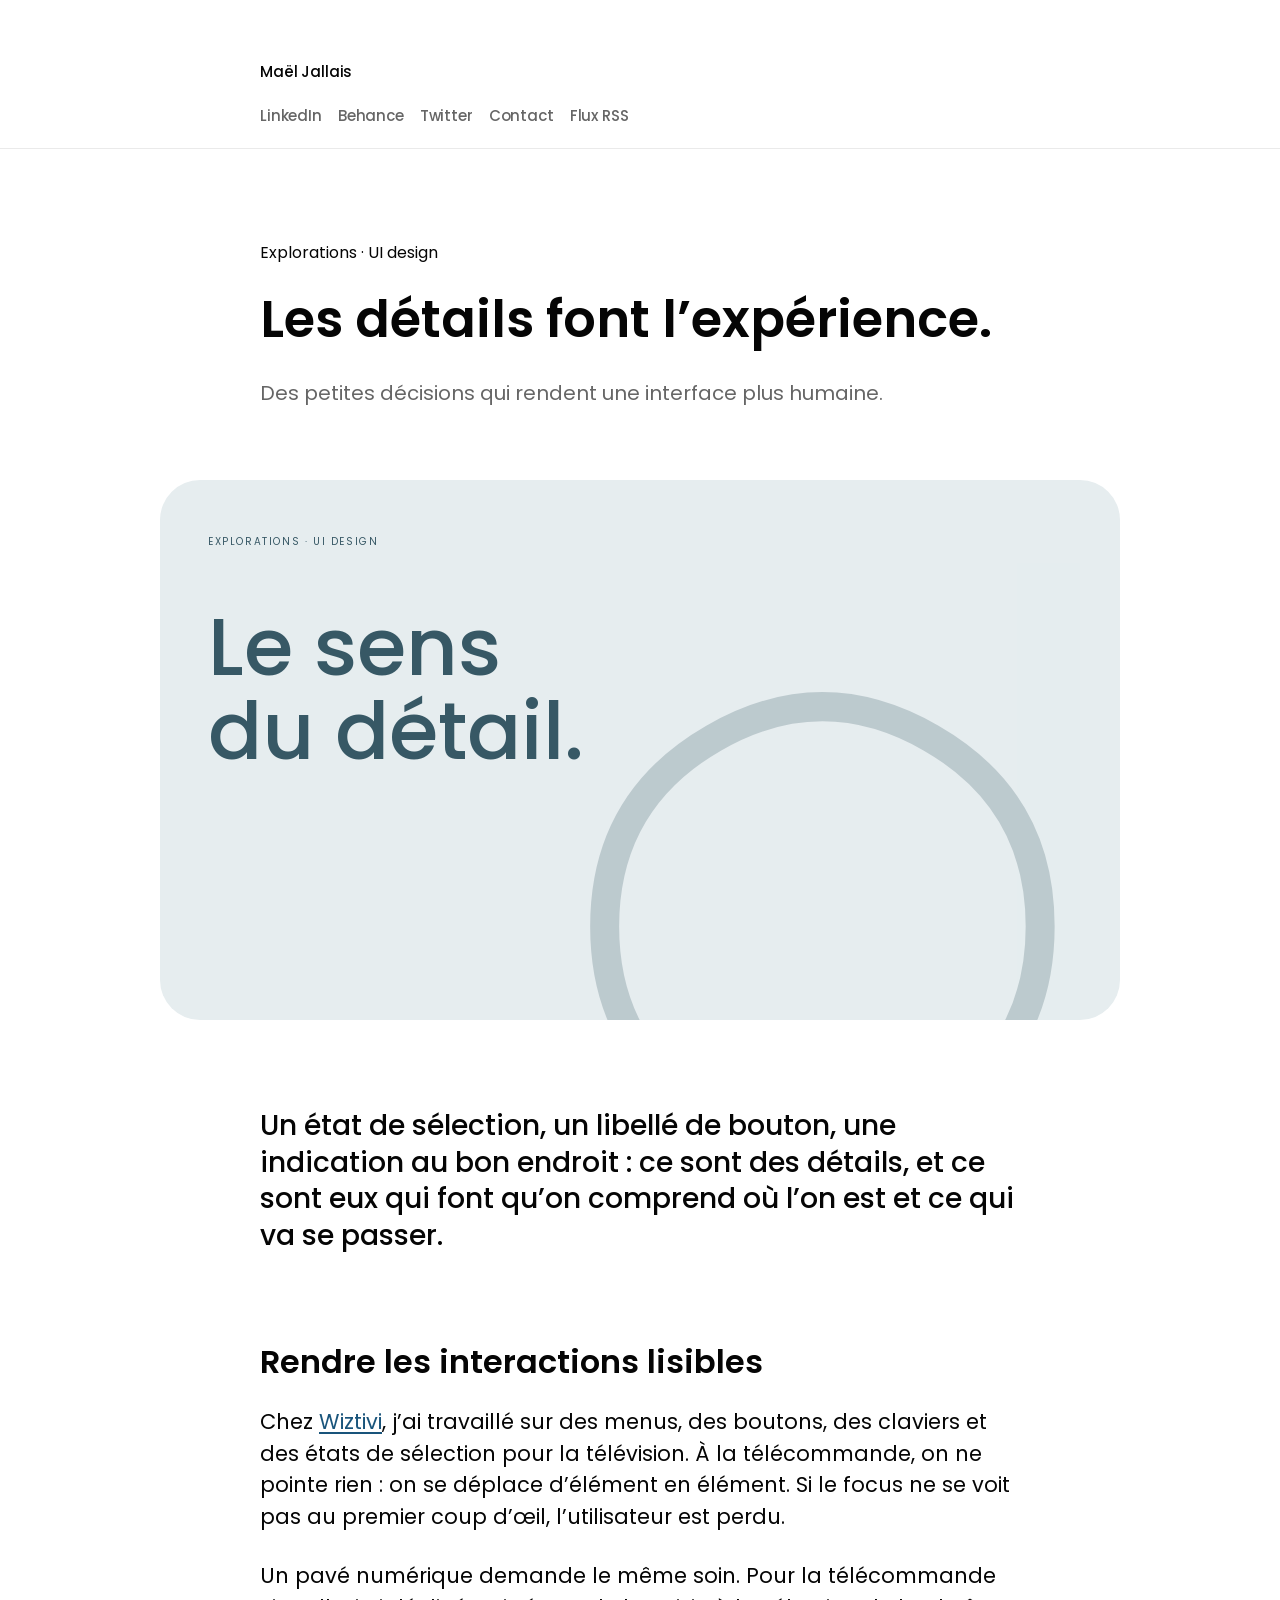
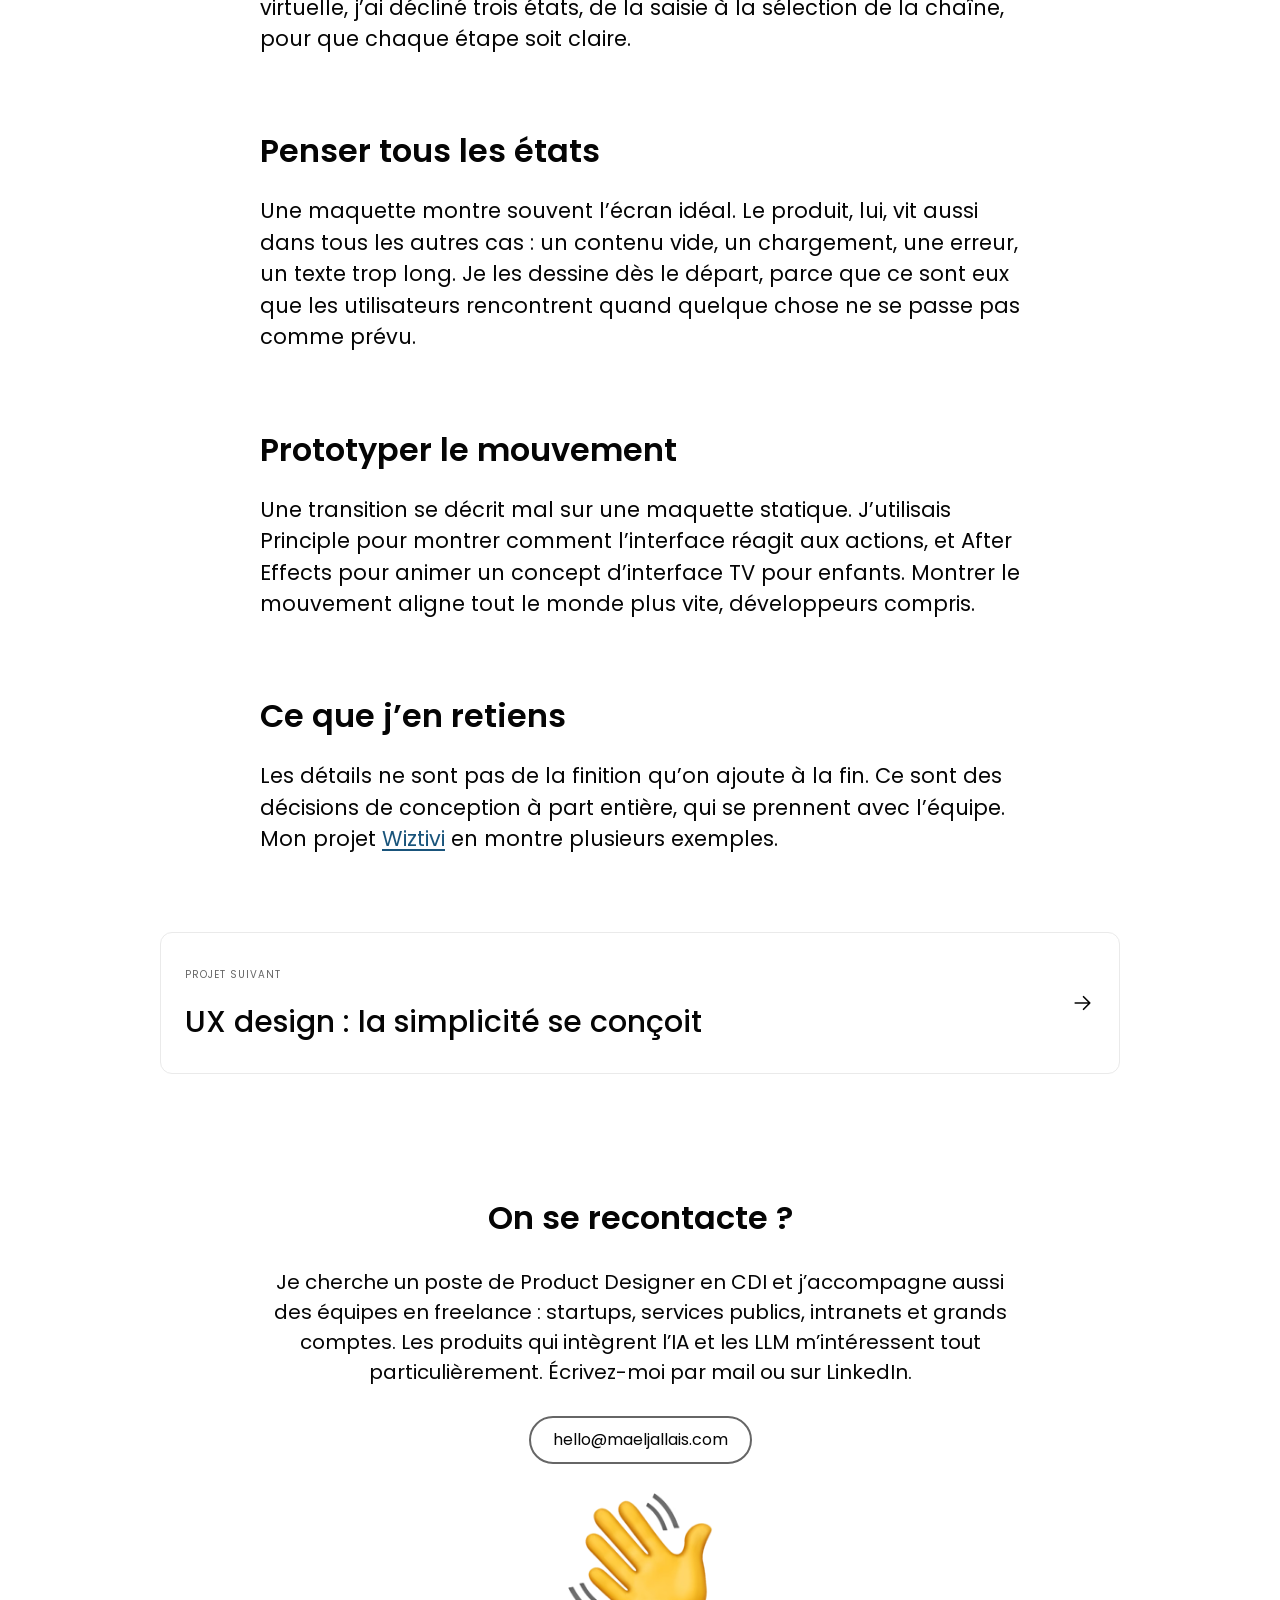
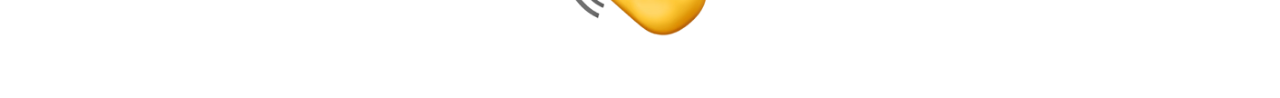
<file: articles/wiztivi/details/index.html>
<!doctype html>
<html lang="fr">

<head>
  <meta charset="UTF-8">
  <meta name="viewport" content="width=device-width, initial-scale=1">
  <meta name="color-scheme" content="light dark">
  <title>UI design : les détails font l’expérience | Maël Jallais</title>
  <meta name="description" content="États de sélection, menus et claviers pilotés à la télécommande : pourquoi les détails d’UI comptent, à partir de mon travail sur les interfaces TV de Wiztivi.">
  <meta name="author" content="Maël Jallais">
  <meta name="robots" content="index, follow, noimageindex, max-image-preview:none">
  <link rel="canonical" href="https://projets.maeljallais.com/articles/wiztivi/details/">

  <meta property="og:type" content="article">
  <meta property="og:locale" content="fr_FR">
  <meta property="og:site_name" content="Maël Jallais">
  <meta property="og:url" content="https://projets.maeljallais.com/articles/wiztivi/details/">
  <meta property="og:title" content="UI design : les détails font l’expérience | Maël Jallais">
  <meta property="og:description" content="États de sélection, menus et claviers pilotés à la télécommande : pourquoi les détails d’UI comptent, à partir de mon travail sur les interfaces TV de Wiztivi.">

  <meta name="twitter:card" content="summary">
  <meta name="twitter:title" content="UI design : les détails font l’expérience | Maël Jallais">
  <meta name="twitter:description" content="États de sélection, menus et claviers pilotés à la télécommande : pourquoi les détails d’UI comptent, à partir de mon travail sur les interfaces TV de Wiztivi.">
  <script type="application/ld+json">{
  "@context": "https://schema.org",
  "@graph": [
    {
      "@type": "Person",
      "@id": "https://maeljallais.com/#person",
      "name": "Maël Jallais",
      "url": "https://maeljallais.com",
      "jobTitle": "Product Designer",
      "email": "mailto:hello@maeljallais.com",
      "knowsAbout": [
        "Product design",
        "UX design",
        "UI design",
        "Design system",
        "DSFR",
        "Accessibilité numérique",
        "Prototypage",
        "Intranet et digital workplace",
        "Intelligence artificielle",
        "LLM"
      ],
      "sameAs": [
        "https://www.linkedin.com/in/ma%C3%ABljallais/",
        "https://www.behance.net/MaelJallais"
      ]
    },
    {
      "@type": "WebPage",
      "@id": "https://projets.maeljallais.com/articles/wiztivi/details/#webpage",
      "url": "https://projets.maeljallais.com/articles/wiztivi/details/",
      "name": "UI design : les détails font l’expérience | Maël Jallais",
      "description": "États de sélection, menus et claviers pilotés à la télécommande : pourquoi les détails d’UI comptent, à partir de mon travail sur les interfaces TV de Wiztivi.",
      "inLanguage": "fr-FR",
      "author": {
        "@id": "https://maeljallais.com/#person"
      },
      "mainEntity": {
        "@id": "https://projets.maeljallais.com/articles/wiztivi/details/#work"
      }
    },
    {
      "@type": "Article",
      "@id": "https://projets.maeljallais.com/articles/wiztivi/details/#work",
      "headline": "Les détails font l’expérience.",
      "name": "Les détails font l’expérience.",
      "description": "États de sélection, menus et claviers pilotés à la télécommande : pourquoi les détails d’UI comptent, à partir de mon travail sur les interfaces TV de Wiztivi.",
      "url": "https://projets.maeljallais.com/articles/wiztivi/details/",
      "inLanguage": "fr-FR",
      "author": {
        "@id": "https://maeljallais.com/#person"
      },
      "creator": {
        "@id": "https://maeljallais.com/#person"
      },
      "mainEntityOfPage": {
        "@id": "https://projets.maeljallais.com/articles/wiztivi/details/#webpage"
      }
    }
  ]
}</script>
  <link rel="icon"
    href="data:image/svg+xml,%3Csvg xmlns='http://www.w3.org/2000/svg' viewBox='0 0 64 64'%3E%3Crect width='64' height='64' rx='18' fill='%23eae6f5'/%3E%3Ctext x='12' y='45' font-size='42' font-family='Arial' fill='%235d487e'%3Em%3C/text%3E%3C/svg%3E">
  <link rel="preconnect" href="https://fonts.googleapis.com">
  <link rel="preconnect" href="https://fonts.gstatic.com" crossorigin>
  <link rel="stylesheet" href="https://fonts.googleapis.com/css2?family=Poppins:wght@400;500;600&amp;display=swap">
  <link rel="stylesheet" href="../../assets/css/articles.css?v=seo-20261128">
  <script src="../../assets/js/articles.js?v=watch-scroll-20261114" defer></script>
</head>

<body class="reading-page" data-page-id="details">
  <svg class="svg-library" xmlns="http://www.w3.org/2000/svg" aria-hidden="true">
    <defs>
      <symbol id="i-arrow" viewBox="0 0 24 24">
        <path d="M5 12h14m-6-6 6 6-6 6" />
      </symbol>
    </defs>
  </svg>
  <a class="skip-link" href="#main">Aller à l’article</a>
  <header class="reading-header">
    <div class="portfolio-topbar">
      <a class="portfolio-name" href="https://maeljallais.com/" aria-label="Maël Jallais, retour au portfolio">Maël Jallais</a>
      <nav class="portfolio-links" aria-label="Réseaux et contact">
        <a href="https://www.linkedin.com/in/ma%C3%ABljallais/" target="_blank" rel="noopener noreferrer">LinkedIn</a>
        <a href="https://www.behance.net/MaelJallais" target="_blank" rel="noopener noreferrer">Behance</a>
        <a href="https://twitter.com/maeljallais" target="_blank" rel="noopener noreferrer">Twitter</a>
        <a href="mailto:hello@maeljallais.com">Contact</a>
        <a href="https://www.behance.net/feeds/user?username=maeljallais" target="_blank" rel="noopener noreferrer">Flux RSS</a>
      </nav>
    </div>
  </header>
  <main id="main" class="reader" tabindex="-1">
    
    <article id="article">
      <header class="article-header">
        <p class="article-category" id="article-category">Explorations · UI design</p>
        <h1 id="article-title">Les détails font l’expérience.</h1>
        <p class="article-deck" id="article-deck">Des petites décisions qui rendent une interface plus humaine.</p>
      </header>
      <figure class="reader-cover details-art" id="reader-cover" aria-hidden="true"><span class="cover-kicker" id="cover-kicker">Explorations · UI design</span><span class="cover-word" id="cover-word">Le sens
du détail.</span><span class="cover-shape" id="cover-shape">◯</span></figure>
      
      <div class="article-body" id="article-body"><div class="article-introduction"><p class="article-lead">Un état de sélection, un libellé de bouton, une indication au bon endroit : ce sont des détails, et ce sont eux qui font qu’on comprend où l’on est et ce qui va se passer.</p></div>
<section class="article-section" aria-labelledby="details-section-1"><div class="article-section-heading"><h2 id="details-section-1">Rendre les interactions lisibles</h2></div><div class="article-section-content"><p>Chez <a href="https://projets.maeljallais.com/articles/wiztivi/">Wiztivi</a>, j’ai travaillé sur des menus, des boutons, des claviers et des états de sélection pour la télévision. À la télécommande, on ne pointe rien : on se déplace d’élément en élément. Si le focus ne se voit pas au premier coup d’œil, l’utilisateur est perdu.</p><p>Un pavé numérique demande le même soin. Pour la télécommande virtuelle, j’ai décliné trois états, de la saisie à la sélection de la chaîne, pour que chaque étape soit claire.</p></div></section>
<section class="article-section" aria-labelledby="details-section-2"><div class="article-section-heading"><h2 id="details-section-2">Penser tous les états</h2></div><div class="article-section-content"><p>Une maquette montre souvent l’écran idéal. Le produit, lui, vit aussi dans tous les autres cas : un contenu vide, un chargement, une erreur, un texte trop long. Je les dessine dès le départ, parce que ce sont eux que les utilisateurs rencontrent quand quelque chose ne se passe pas comme prévu.</p></div></section>
<section class="article-section" aria-labelledby="details-section-3"><div class="article-section-heading"><h2 id="details-section-3">Prototyper le mouvement</h2></div><div class="article-section-content"><p>Une transition se décrit mal sur une maquette statique. J’utilisais Principle pour montrer comment l’interface réagit aux actions, et After Effects pour animer un concept d’interface TV pour enfants. Montrer le mouvement aligne tout le monde plus vite, développeurs compris.</p></div></section>
<section class="article-section" aria-labelledby="details-section-4"><div class="article-section-heading"><h2 id="details-section-4">Ce que j’en retiens</h2></div><div class="article-section-content"><p>Les détails ne sont pas de la finition qu’on ajoute à la fin. Ce sont des décisions de conception à part entière, qui se prennent avec l’équipe. Mon projet <a href="https://projets.maeljallais.com/articles/wiztivi/">Wiztivi</a> en montre plusieurs exemples.</p></div></section>
</div>
    </article>
    <a class="next-story" href="https://projets.maeljallais.com/articles/wiztivi/simplicite/"><span>PROJET SUIVANT</span><h2>UX design : la simplicité se conçoit</h2><svg aria-hidden="true"><use href="#i-arrow"></use></svg></a>
  </main>
  <footer class="portfolio-footer" aria-labelledby="contact-title">
    <h2 id="contact-title">On se recontacte ?</h2>
    <p>Je cherche un poste de Product Designer en CDI et j’accompagne aussi des équipes en freelance : startups, services publics, intranets et grands comptes. Les produits qui intègrent l’IA et les LLM m’intéressent tout particulièrement. Écrivez-moi par mail ou sur LinkedIn.</p>
    <a class="portfolio-contact" href="mailto:hello@maeljallais.com">hello@maeljallais.com</a>
    <img src="../../assets/images/contact-illustration.avif" alt="" width="145" height="145" loading="lazy" decoding="async">
  </footer>
</body>

</html>
</file>
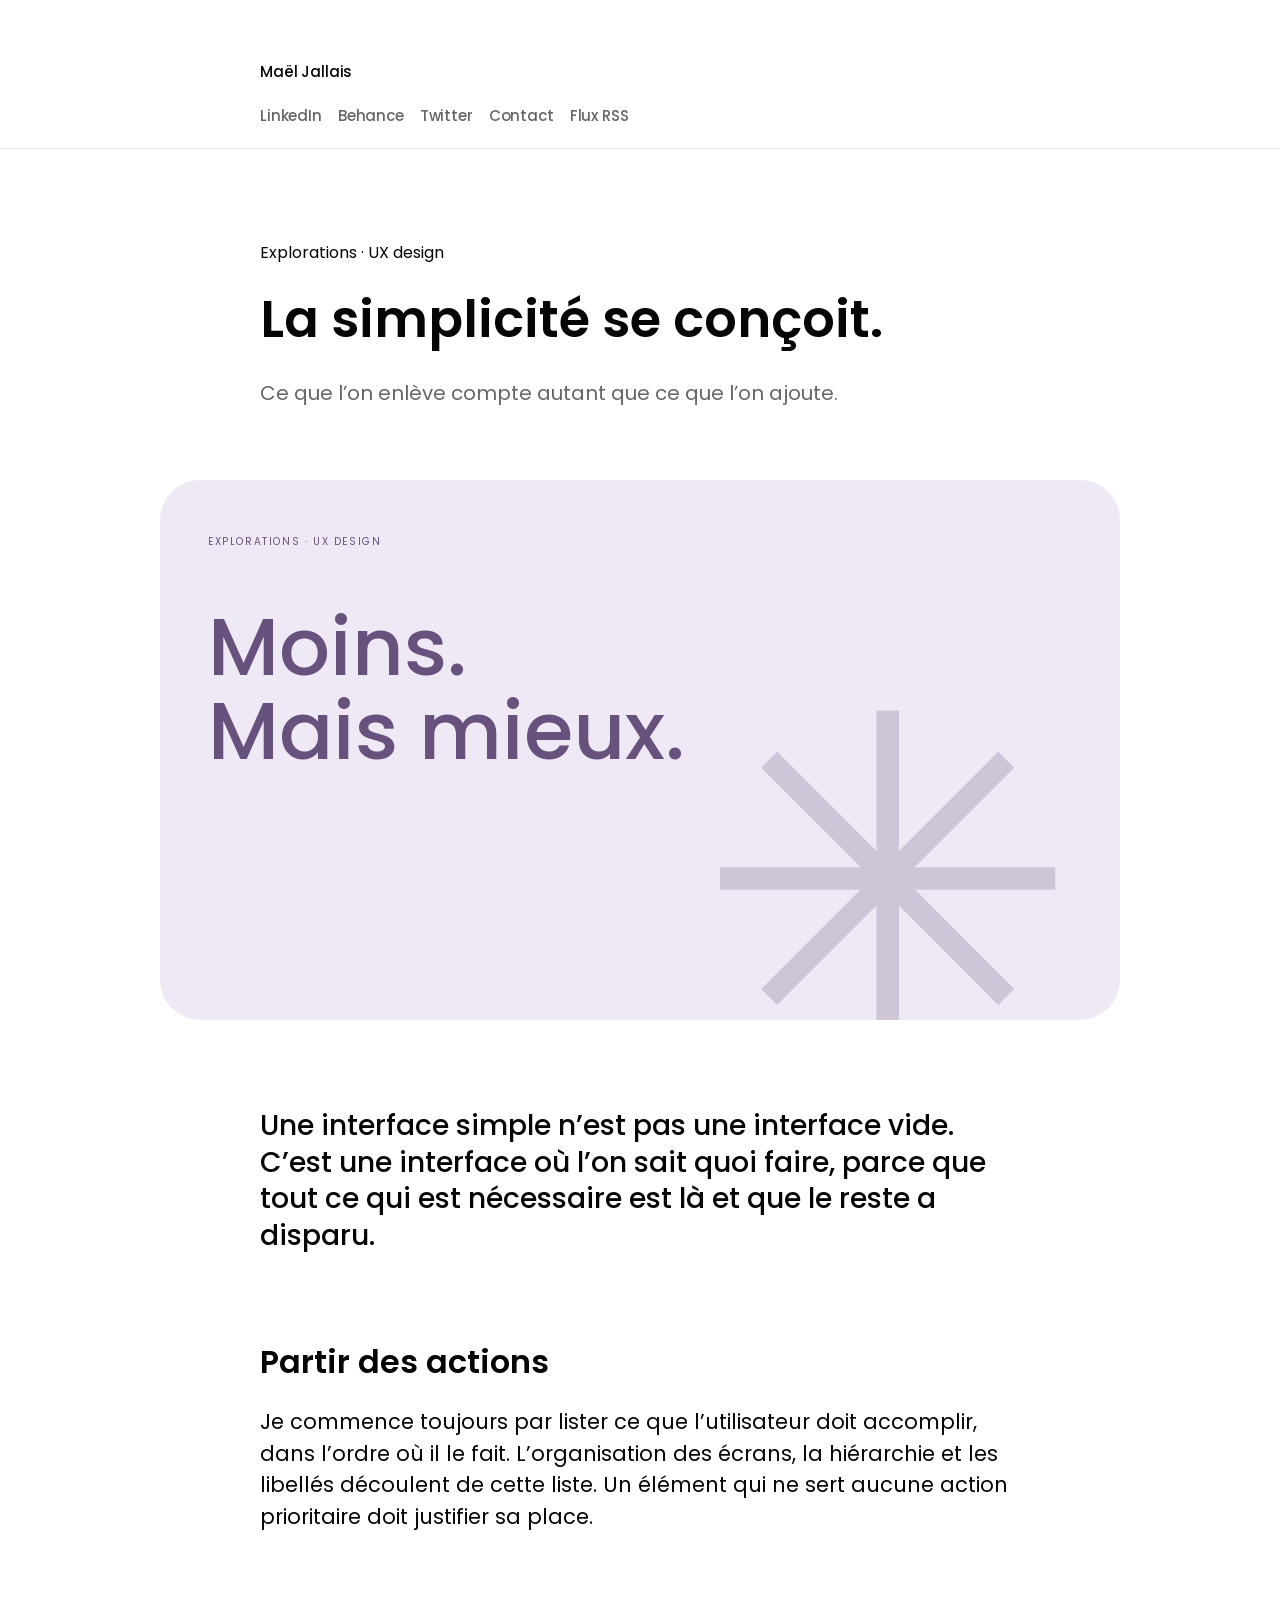
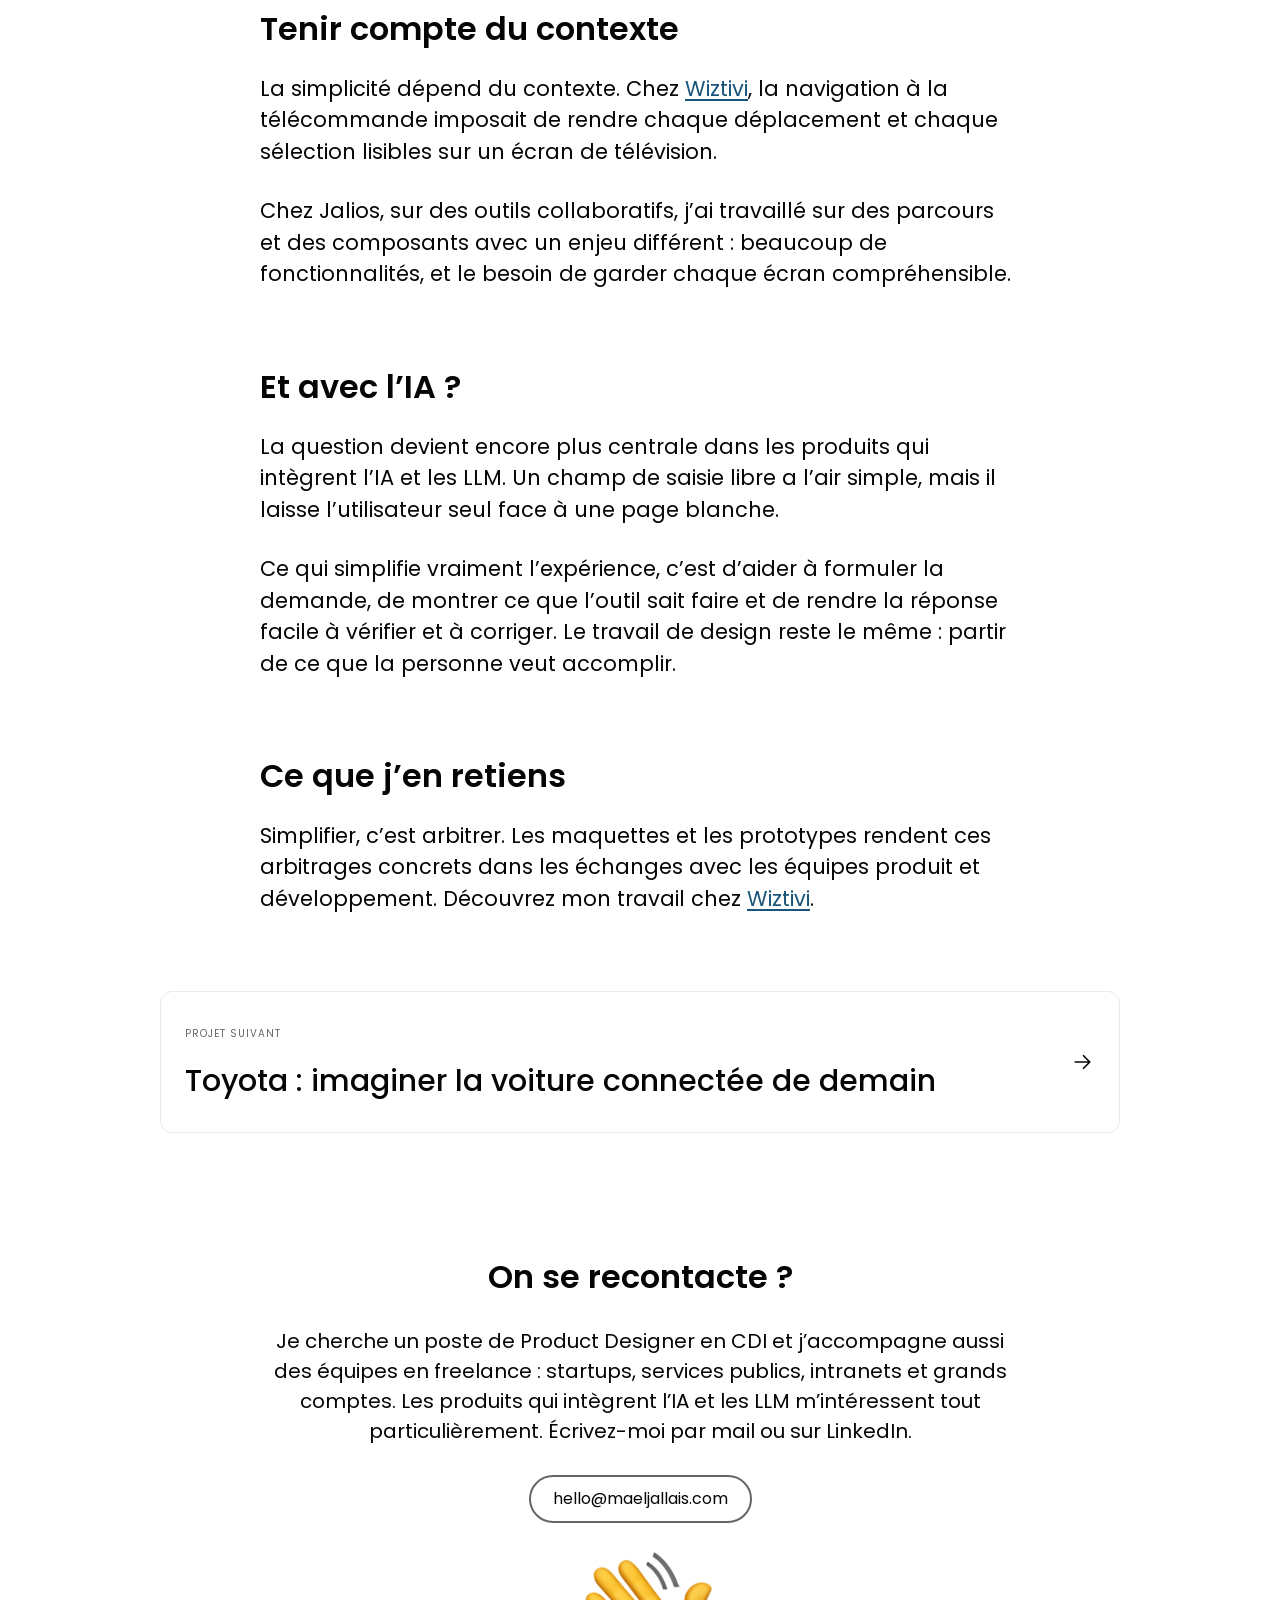
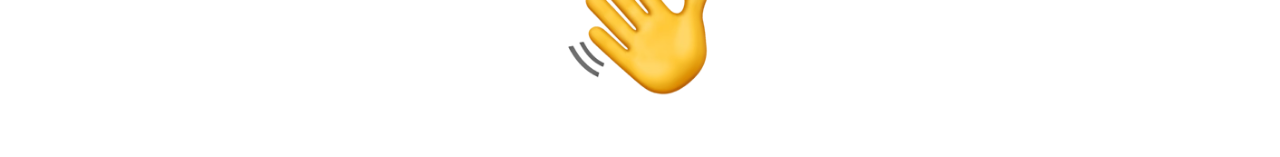
<file: articles/wiztivi/simplicite/index.html>
<!doctype html>
<html lang="fr">

<head>
  <meta charset="UTF-8">
  <meta name="viewport" content="width=device-width, initial-scale=1">
  <meta name="color-scheme" content="light dark">
  <title>UX design : la simplicité se conçoit | Maël Jallais</title>
  <meta name="description" content="Une interface simple aide à savoir quoi faire. Mon approche UX, des interfaces TV de Wiztivi aux outils collaboratifs de Jalios et aux produits qui intègrent l’IA.">
  <meta name="author" content="Maël Jallais">
  <meta name="robots" content="index, follow, noimageindex, max-image-preview:none">
  <link rel="canonical" href="https://projets.maeljallais.com/articles/wiztivi/simplicite/">

  <meta property="og:type" content="article">
  <meta property="og:locale" content="fr_FR">
  <meta property="og:site_name" content="Maël Jallais">
  <meta property="og:url" content="https://projets.maeljallais.com/articles/wiztivi/simplicite/">
  <meta property="og:title" content="UX design : la simplicité se conçoit | Maël Jallais">
  <meta property="og:description" content="Une interface simple aide à savoir quoi faire. Mon approche UX, des interfaces TV de Wiztivi aux outils collaboratifs de Jalios et aux produits qui intègrent l’IA.">

  <meta name="twitter:card" content="summary">
  <meta name="twitter:title" content="UX design : la simplicité se conçoit | Maël Jallais">
  <meta name="twitter:description" content="Une interface simple aide à savoir quoi faire. Mon approche UX, des interfaces TV de Wiztivi aux outils collaboratifs de Jalios et aux produits qui intègrent l’IA.">
  <script type="application/ld+json">{
  "@context": "https://schema.org",
  "@graph": [
    {
      "@type": "Person",
      "@id": "https://maeljallais.com/#person",
      "name": "Maël Jallais",
      "url": "https://maeljallais.com",
      "jobTitle": "Product Designer",
      "email": "mailto:hello@maeljallais.com",
      "knowsAbout": [
        "Product design",
        "UX design",
        "UI design",
        "Design system",
        "DSFR",
        "Accessibilité numérique",
        "Prototypage",
        "Intranet et digital workplace",
        "Intelligence artificielle",
        "LLM"
      ],
      "sameAs": [
        "https://www.linkedin.com/in/ma%C3%ABljallais/",
        "https://www.behance.net/MaelJallais"
      ]
    },
    {
      "@type": "WebPage",
      "@id": "https://projets.maeljallais.com/articles/wiztivi/simplicite/#webpage",
      "url": "https://projets.maeljallais.com/articles/wiztivi/simplicite/",
      "name": "UX design : la simplicité se conçoit | Maël Jallais",
      "description": "Une interface simple aide à savoir quoi faire. Mon approche UX, des interfaces TV de Wiztivi aux outils collaboratifs de Jalios et aux produits qui intègrent l’IA.",
      "inLanguage": "fr-FR",
      "author": {
        "@id": "https://maeljallais.com/#person"
      },
      "mainEntity": {
        "@id": "https://projets.maeljallais.com/articles/wiztivi/simplicite/#work"
      }
    },
    {
      "@type": "Article",
      "@id": "https://projets.maeljallais.com/articles/wiztivi/simplicite/#work",
      "headline": "La simplicité se conçoit.",
      "name": "La simplicité se conçoit.",
      "description": "Une interface simple aide à savoir quoi faire. Mon approche UX, des interfaces TV de Wiztivi aux outils collaboratifs de Jalios et aux produits qui intègrent l’IA.",
      "url": "https://projets.maeljallais.com/articles/wiztivi/simplicite/",
      "inLanguage": "fr-FR",
      "author": {
        "@id": "https://maeljallais.com/#person"
      },
      "creator": {
        "@id": "https://maeljallais.com/#person"
      },
      "mainEntityOfPage": {
        "@id": "https://projets.maeljallais.com/articles/wiztivi/simplicite/#webpage"
      }
    }
  ]
}</script>
  <link rel="icon"
    href="data:image/svg+xml,%3Csvg xmlns='http://www.w3.org/2000/svg' viewBox='0 0 64 64'%3E%3Crect width='64' height='64' rx='18' fill='%23eae6f5'/%3E%3Ctext x='12' y='45' font-size='42' font-family='Arial' fill='%235d487e'%3Em%3C/text%3E%3C/svg%3E">
  <link rel="preconnect" href="https://fonts.googleapis.com">
  <link rel="preconnect" href="https://fonts.gstatic.com" crossorigin>
  <link rel="stylesheet" href="https://fonts.googleapis.com/css2?family=Poppins:wght@400;500;600&amp;display=swap">
  <link rel="stylesheet" href="../../assets/css/articles.css?v=seo-20261128">
  <script src="../../assets/js/articles.js?v=watch-scroll-20261114" defer></script>
</head>

<body class="reading-page" data-page-id="simplicite">
  <svg class="svg-library" xmlns="http://www.w3.org/2000/svg" aria-hidden="true">
    <defs>
      <symbol id="i-arrow" viewBox="0 0 24 24">
        <path d="M5 12h14m-6-6 6 6-6 6" />
      </symbol>
    </defs>
  </svg>
  <a class="skip-link" href="#main">Aller à l’article</a>
  <header class="reading-header">
    <div class="portfolio-topbar">
      <a class="portfolio-name" href="https://maeljallais.com/" aria-label="Maël Jallais, retour au portfolio">Maël Jallais</a>
      <nav class="portfolio-links" aria-label="Réseaux et contact">
        <a href="https://www.linkedin.com/in/ma%C3%ABljallais/" target="_blank" rel="noopener noreferrer">LinkedIn</a>
        <a href="https://www.behance.net/MaelJallais" target="_blank" rel="noopener noreferrer">Behance</a>
        <a href="https://twitter.com/maeljallais" target="_blank" rel="noopener noreferrer">Twitter</a>
        <a href="mailto:hello@maeljallais.com">Contact</a>
        <a href="https://www.behance.net/feeds/user?username=maeljallais" target="_blank" rel="noopener noreferrer">Flux RSS</a>
      </nav>
    </div>
  </header>
  <main id="main" class="reader" tabindex="-1">
    
    <article id="article">
      <header class="article-header">
        <p class="article-category" id="article-category">Explorations · UX design</p>
        <h1 id="article-title">La simplicité se conçoit.</h1>
        <p class="article-deck" id="article-deck">Ce que l’on enlève compte autant que ce que l’on ajoute.</p>
      </header>
      <figure class="reader-cover simplicity-art" id="reader-cover" aria-hidden="true"><span class="cover-kicker" id="cover-kicker">Explorations · UX design</span><span class="cover-word" id="cover-word">Moins.
Mais mieux.</span><span class="cover-shape" id="cover-shape">✳</span></figure>
      
      <div class="article-body" id="article-body"><div class="article-introduction"><p class="article-lead">Une interface simple n’est pas une interface vide. C’est une interface où l’on sait quoi faire, parce que tout ce qui est nécessaire est là et que le reste a disparu.</p></div>
<section class="article-section" aria-labelledby="simplicite-section-1"><div class="article-section-heading"><h2 id="simplicite-section-1">Partir des actions</h2></div><div class="article-section-content"><p>Je commence toujours par lister ce que l’utilisateur doit accomplir, dans l’ordre où il le fait. L’organisation des écrans, la hiérarchie et les libellés découlent de cette liste. Un élément qui ne sert aucune action prioritaire doit justifier sa place.</p></div></section>
<section class="article-section" aria-labelledby="simplicite-section-2"><div class="article-section-heading"><h2 id="simplicite-section-2">Tenir compte du contexte</h2></div><div class="article-section-content"><p>La simplicité dépend du contexte. Chez <a href="https://projets.maeljallais.com/articles/wiztivi/">Wiztivi</a>, la navigation à la télécommande imposait de rendre chaque déplacement et chaque sélection lisibles sur un écran de télévision.</p><p>Chez Jalios, sur des outils collaboratifs, j’ai travaillé sur des parcours et des composants avec un enjeu différent : beaucoup de fonctionnalités, et le besoin de garder chaque écran compréhensible.</p></div></section>
<section class="article-section" aria-labelledby="simplicite-section-3"><div class="article-section-heading"><h2 id="simplicite-section-3">Et avec l’IA ?</h2></div><div class="article-section-content"><p>La question devient encore plus centrale dans les produits qui intègrent l’IA et les LLM. Un champ de saisie libre a l’air simple, mais il laisse l’utilisateur seul face à une page blanche.</p><p>Ce qui simplifie vraiment l’expérience, c’est d’aider à formuler la demande, de montrer ce que l’outil sait faire et de rendre la réponse facile à vérifier et à corriger. Le travail de design reste le même : partir de ce que la personne veut accomplir.</p></div></section>
<section class="article-section" aria-labelledby="simplicite-section-4"><div class="article-section-heading"><h2 id="simplicite-section-4">Ce que j’en retiens</h2></div><div class="article-section-content"><p>Simplifier, c’est arbitrer. Les maquettes et les prototypes rendent ces arbitrages concrets dans les échanges avec les équipes produit et développement. Découvrez mon travail chez <a href="https://projets.maeljallais.com/articles/wiztivi/">Wiztivi</a>.</p></div></section>
</div>
    </article>
    <a class="next-story" href="https://projets.maeljallais.com/articles/toyota/"><span>PROJET SUIVANT</span><h2>Toyota : imaginer la voiture connectée de demain</h2><svg aria-hidden="true"><use href="#i-arrow"></use></svg></a>
  </main>
  <footer class="portfolio-footer" aria-labelledby="contact-title">
    <h2 id="contact-title">On se recontacte ?</h2>
    <p>Je cherche un poste de Product Designer en CDI et j’accompagne aussi des équipes en freelance : startups, services publics, intranets et grands comptes. Les produits qui intègrent l’IA et les LLM m’intéressent tout particulièrement. Écrivez-moi par mail ou sur LinkedIn.</p>
    <a class="portfolio-contact" href="mailto:hello@maeljallais.com">hello@maeljallais.com</a>
    <img src="../../assets/images/contact-illustration.avif" alt="" width="145" height="145" loading="lazy" decoding="async">
  </footer>
</body>

</html>
</file>
<file: articles/assets/css/articles.css>
:root{color-scheme:light;--bg:#fff;--surface:#fff;--soft:#f5f5f5;--hover:#efefef;--text:#050505;--muted:#666;--border:#eaeaea;--accent:#2e99e0;--accent-soft:#e8f6ff;--primary:#292929;--on-primary:#fff;--focus:#075b91;--radius:12px}
@media(prefers-color-scheme:dark){:root{color-scheme:dark;--bg:#181818;--surface:#1c1c1c;--soft:#262626;--hover:#303030;--text:#eee;--muted:#a0a0a0;--border:#333;--accent:#2e99e0;--accent-soft:#1a374b;--primary:#e9e9e9;--on-primary:#222;--focus:#75c8ff}}
*{box-sizing:border-box}
html{scroll-behavior:smooth;scroll-padding-top:max(144px,calc(var(--reading-header-height,128px) + 16px))}
body{margin:0;background:var(--bg);color:var(--text);font-family:Poppins,-apple-system,BlinkMacSystemFont,"Segoe UI",sans-serif;font-size:1rem;line-height:1.5;-webkit-font-smoothing:antialiased}
button,input{font:inherit}
button,a,input{-webkit-tap-highlight-color:transparent}
button{color:inherit;cursor:pointer}
button{border:0}
a{color:inherit;text-decoration:none}
button:focus-visible,a:focus-visible,input:focus-visible{outline:2px solid var(--focus);outline-offset:5px}
button{transition:transform .15s ease-out,background-color .15s ease-out}
button:active{transform:scale(.96)}
svg{width:19px;height:19px;fill:none;stroke:currentColor;stroke-width:1.6;stroke-linecap:round;stroke-linejoin:round;flex-shrink:0}
.svg-library{position:absolute;width:0;height:0;overflow:hidden}
h1,h2,h3,p{margin:0}
h1,h2,h3{font-weight:500}
h1{font-size:34px;letter-spacing:-1.25px;line-height:1.25}
h2{font-size:17px;letter-spacing:-.35px}
h3{font-size:14px}
p{color:var(--muted)}
nav a{display:flex;align-items:center;gap:12px;min-height:43px;padding:10px 12px;color:var(--muted);border-radius:8px;font-size:13px}
nav a:hover{background:var(--soft);color:var(--text)}
nav a[aria-current]{background:var(--hover);color:var(--text);font-weight:500}
main{width:100%;max-width:1020px;margin:0 auto;padding:30px 72px 24px}
.icon-button{display:grid;place-items:center;width:34px;height:34px;border-radius:9px;background:transparent;color:var(--muted)}
.icon-button:hover{background:var(--soft);color:var(--text)}
section{margin-bottom:34px;scroll-margin-top:28px}
.sr-only{position:absolute;width:1px;height:1px;padding:0;margin:-1px;overflow:hidden;clip:rect(0,0,0,0);white-space:nowrap;border:0}
.skip-link{position:fixed;top:10px;left:10px;padding:12px;background:var(--surface);z-index:10;transform:translateY(-150%);border:1px solid var(--border);border-radius:8px}
.skip-link:focus{transform:none}
:root[data-motion="reduced"] *, :root[data-motion="reduced"] *::after{transition:none!important;animation:none!important}
:root[data-motion="reduced"] button:hover,:root[data-motion="reduced"] button:active{transform:none}
[hidden]{display:none!important}
@media(prefers-reduced-motion:reduce){html{scroll-behavior:auto}*,*::before,*::after{transition:none!important;animation:none!important}button:hover,button:active{transform:none!important}}
.reader{max-width:var(--page-max-width);padding:22px 40px 70px}.article-header{text-align:center;max-width:880px;margin:57px auto 52px}.article-category{font-size:12px;color:var(--text);margin-bottom:23px}.article-header h1{font-size:clamp(38px,5vw,66px);line-height:1.05;font-weight:500;letter-spacing:-2.9px;text-wrap:balance}.article-deck{font-size:19px;line-height:1.55;max-width:640px;margin:25px auto}.article-meta{display:flex;align-items:center;justify-content:center;flex-wrap:wrap;gap:10px;font-size:1rem;line-height:1.6;color:var(--muted)}.draft-label{background:var(--soft);padding:4px 7px;border-radius:var(--radius-sm);font-size:10px;margin-left:7px}.reader-cover{margin:0 0 65px;border-radius:var(--media-radius);position:relative;overflow:hidden;height:440px;padding:32px 42px}.cover-kicker{font-size:10px;text-transform:uppercase;letter-spacing:1.6px}.cover-word{display:block;white-space:pre-line;position:relative;z-index:1;font-size:80px;letter-spacing:-4px;line-height:1.05;margin-top:53px}.cover-shape{position:absolute;right:40px;bottom:-95px;font-size:460px;line-height:1;opacity:.23}.article-body{max-width:800px;margin:auto}.article-body p{font-size:18px;line-height:1.85;color:var(--text);margin:0 0 26px;overflow-wrap:break-word}.article-body .article-lead{font-size:22px;line-height:1.65;letter-spacing:-.2px;margin-bottom:46px}.article-body h2{font-size:27px;line-height:1.3;letter-spacing:-.6px;margin:46px 0 20px;text-wrap:balance}.article-body blockquote{font-size:29px;line-height:1.45;letter-spacing:-.7px;margin:45px 0;padding:7px 0 7px 25px;border-left:2px solid var(--accent);color:var(--accent-ink)}.next-story{display:block;width:100%;max-width:800px;margin-inline:auto;position:relative;border:1px solid var(--border);border-radius:12px;margin-top:70px;padding:28px 72px 28px 24px;transition:background-color .16s ease-out,border-color .16s ease-out}.next-story>span{font-size:10px;letter-spacing:1px;color:var(--muted)}.next-story h2{font-size:30px;margin-top:15px}.next-story>svg{position:absolute;right:24px;top:50%;transform:translateY(-50%);width:25px;height:25px}.next-story :is(h2,svg){transition:color .16s ease-out}.next-story:is(:hover,:focus-visible){background:var(--accent-soft);border-color:var(--accent)}.next-story:is(:hover,:focus-visible) :is(h2,svg){color:var(--accent-ink)}
:root{--page-max-width:1000px;--reading-media-width:min(calc(var(--page-max-width) - 80px),calc(100vw - 80px));--display-font:Poppins,sans-serif;--display-weight:500;--display-tracking:0;--muted:#666}
@media(prefers-color-scheme:dark){:root{--muted:#a0a0a0}}
/* Typography, palette and geometry measured on maeljallais.com (Framer). */
:root{--brand-blue:#2e99e0;--accent:var(--brand-blue);--accent-ink:color-mix(in srgb,var(--accent) 55%,#000);--accent-soft:color-mix(in srgb,var(--accent) 10%,var(--surface));--on-accent:#151515;--focus:var(--accent-ink)}
@media(prefers-color-scheme:dark){:root{--accent-ink:color-mix(in srgb,var(--accent) 70%,#fff);--accent-soft:color-mix(in srgb,var(--accent) 18%,var(--surface));--focus:var(--accent-ink)}}
/* Related reading stays usable without JavaScript and follows the text column. */
.related-stories{max-width:800px;margin:88px auto 0}
.related-stories>h2{font-family:var(--display-font);font-weight:var(--display-weight);font-size:28px;line-height:1.3;letter-spacing:var(--display-tracking);margin-bottom:64px}
.related-stories>ul{list-style:none;margin:0;padding:0;border-bottom:1px solid var(--border)}
.related-stories li{border-top:1px solid var(--border)}
.related-story{display:grid;grid-template-columns:minmax(0,1fr) minmax(0,2fr);align-items:center;gap:24px;padding:24px 16px 24px 0;min-height:96px;transition:background-color .16s ease-out,color .16s ease-out,padding .16s ease-out}
.related-story-meta{font-size:16px;line-height:1.5;color:var(--muted);overflow-wrap:anywhere}
.related-story h3{font-family:var(--display-font);font-weight:var(--display-weight);font-size:28px;line-height:1.35;letter-spacing:var(--display-tracking);overflow-wrap:anywhere}
.related-story:is(:hover,:focus-visible){background:var(--soft);padding-inline:16px 0}
.related-story:is(:hover,:focus-visible) h3{color:var(--accent-ink);text-decoration:underline;text-decoration-thickness:1px;text-underline-offset:5px}
.related-story:focus-visible{outline-offset:4px}
@media(max-width:600px){
  .related-stories{margin-top:64px}
  .related-stories>h2{font-size:24px;margin-bottom:32px}
  .related-story{grid-template-columns:minmax(0,1fr);gap:8px;padding:22px 16px 22px 0;min-height:0}
  .related-story-meta{font-size:14px}
  .related-story h3{font-size:24px}
}
/* Project previews: one sliding pill follows the selected tab. */
.project-showcase{margin:0 auto 64px;max-width:100%;min-width:0}
.project-showcase-tabs{position:relative;display:flex;align-items:center;gap:4px;width:max-content;max-width:100%;margin:0 auto;padding:4px;border:1px solid var(--border);border-radius:999px;overflow-x:auto;overscroll-behavior-x:contain;scrollbar-width:thin}
.project-showcase-tabs [role="tab"]{position:relative;z-index:1;flex:0 0 auto;min-height:44px;padding:10px 18px;border-radius:999px;background:transparent;color:var(--muted);font-size:1rem;font-weight:500;line-height:1.3;white-space:nowrap;transition:background-color .15s ease-out,color .15s ease-out}
.project-showcase-tabs [role="tab"]:hover{background:var(--soft);color:var(--text)}
.project-showcase-tabs [role="tab"][aria-selected="true"]{background:var(--hover);color:var(--text)}
.project-showcase-tabs.has-active-tab::after{content:'';position:absolute;top:var(--tab-top);left:0;width:var(--tab-width);height:var(--tab-height);transform:translateX(var(--tab-left));border-radius:999px;background:var(--hover);pointer-events:none}
.project-showcase-tabs.has-active-tab [role="tab"][aria-selected="true"]{background:transparent}
@media(prefers-reduced-motion:no-preference){.project-showcase-tabs.has-active-tab::after{transition:transform .2s cubic-bezier(.2,0,0,1),width .2s cubic-bezier(.2,0,0,1)}}
@media(forced-colors:active){.project-showcase-tabs.has-active-tab::after{display:none}.project-showcase-tabs [role="tab"][aria-selected="true"]{outline:2px solid Highlight;outline-offset:-2px}}
.project-showcase-tabs [role="tab"]:active{transform:none}
.project-showcase-tabs [role="tab"]:focus-visible{outline:2px solid var(--focus);outline-offset:-2px}
.project-showcase-panel{margin-top:32px}
.project-showcase-tabs:has(> [role="tab"]:only-child){display:none}
.project-showcase-tabs:has(> [role="tab"]:only-child) + .project-showcase-panel{margin-top:0}
.project-showcase-title{margin:16px 0 0;text-align:center;font-size:16px;font-weight:500;line-height:1.5;letter-spacing:0}
.project-showcase-media{display:grid;place-items:center;aspect-ratio:16/9;overflow:hidden;border:1px solid var(--border);border-radius:var(--media-radius);background:var(--soft)}
.project-showcase-placeholder{padding:24px;text-align:center}
.project-showcase-placeholder p{margin:0;font-size:18px;font-weight:500;color:var(--text);line-height:1.5}
.project-showcase-placeholder p+p{margin-top:8px;font-size:13px;font-weight:400;color:var(--muted)}
.project-showcase-media :is(img,video){display:block;width:100%;height:100%;object-fit:contain}
.project-showcase-panel:focus-visible{outline:2px solid var(--focus);outline-offset:6px;border-radius:var(--radius)}
@media(max-width:600px){.project-showcase{margin-bottom:40px}.project-showcase-tabs{border-radius:28px}.project-showcase-tabs [role="tab"]{padding-inline:14px}.project-showcase-panel{margin-top:24px}.project-showcase-placeholder{padding:16px}}
.reading-breadcrumb{display:flex;flex-wrap:wrap;align-items:baseline;gap:8px;font-size:12px;line-height:1.6;color:var(--muted);margin-bottom:12px}
.reading-breadcrumb a{padding:0;min-height:0}
.case-study-figure{margin:36px 0}
.case-study-figure img{display:block;width:100%;height:auto;object-fit:contain;border-radius:var(--media-radius)}
.case-study-figure figcaption{margin-top:12px;font-size:14px;line-height:1.6;color:var(--muted)}
/* Shared Markdown project template. */
.project-initial{display:grid;place-items:center;background:var(--accent-soft);color:var(--accent-ink);font-size:20px;font-weight:600}
.project-showcase-description{max-width:65ch;margin:16px auto 0;text-align:center;font-size:14px;line-height:1.7}
.project-showcase-media{min-height:0}
.project-showcase-media :is(img,video){min-height:0}
.article-body ul{margin:16px 0 28px;padding-inline-start:24px;font-size:1.125rem;line-height:1.8}
.article-body li{overflow-wrap:anywhere}
.article-body li+li{margin-top:12px}
.article-body a{text-decoration:underline;text-underline-offset:3px;color:var(--accent-ink)}
.article-body h3{font-size:21px;line-height:1.4;margin:28px 0 16px}
.article-body .project-content-placeholder{font-size:15px;color:var(--muted);padding:16px;border-inline-start:2px solid var(--border);background:var(--soft);border-radius:0 8px 8px 0}
.project-inline-media{margin:24px 0}
.project-inline-media :is(img,video){display:block;width:100%;height:auto;border-radius:var(--media-radius)}
.project-retry{font-size:14px;min-height:44px}

.project-static-figure{margin:0 0 32px}
.project-static-figure h2{font-size:18px;margin:16px 0 0}
.project-static-figure figcaption{margin:16px 0;color:var(--muted);line-height:1.7}
.project-static-showcase{margin-bottom:48px}

/* Large media rail with the same header controls as the homepage. */
.article-carousel{width:var(--reading-media-width);margin:56px calc((100% - var(--reading-media-width))/2)}
.article-carousel-heading{display:flex;align-items:center;justify-content:space-between;gap:16px;margin-bottom:20px}
.article-body .article-carousel-heading h2{min-width:0;margin:0}
.article-carousel-track{position:relative;display:grid;grid-auto-flow:column;grid-auto-columns:min(680px,72%);gap:24px;overflow-x:auto;overscroll-behavior-x:contain;scrollbar-width:none;padding-block:4px 12px}
.article-carousel-track::-webkit-scrollbar{display:none}
.article-carousel-track:has(>.article-carousel-slide:only-child){grid-auto-columns:100%}
.article-carousel-track:focus-visible{outline:2px solid var(--focus);outline-offset:6px;border-radius:var(--radius-sm)}
.article-carousel-slide{margin:0;min-width:0}
.article-carousel-media{aspect-ratio:6/5;position:relative;display:grid;place-items:center;overflow:hidden;border:1px solid var(--border);border-radius:var(--media-radius);background:var(--soft)}
.article-carousel-media :is(img,video){position:absolute;inset:0;width:100%;height:100%;display:block;object-fit:contain}
.article-carousel-slide figcaption{padding:24px 16px 0;line-height:1.5}
.article-body .article-carousel-slide h3{display:inline;font-size:18px;line-height:1.5;font-weight:600;letter-spacing:0;margin:0}
.article-body .article-carousel-slide figcaption p{display:inline;font-size:18px;line-height:1.5;color:var(--muted);margin:0}
.article-carousel-slide figcaption :is(h3,p)::after{content:' '}
.article-body .article-carousel-media .project-showcase-placeholder p{font-size:18px;line-height:1.5;margin:0;color:var(--text)}
.article-body .article-carousel-media .project-showcase-placeholder p+p{font-size:14px;color:var(--muted);margin-top:8px}
.article-carousel-controls[hidden]{display:none}
@media(max-width:780px){
  .article-carousel{width:100%;margin:40px 0}
  .article-carousel-track{grid-auto-columns:86%;gap:16px}
  .article-carousel-slide figcaption{padding:16px 4px 0}
  .article-body .article-carousel-slide :is(h3,figcaption p){font-size:16px}
}

/* Keep project stages at 16:9 regardless of the source image's intrinsic height. */
.project-showcase-media,.article-carousel-media{position:relative;grid-template-columns:minmax(0,1fr);grid-template-rows:minmax(0,1fr)}
:is(.project-showcase-media,.article-carousel-media)>:is(img,video){position:absolute;inset:0;max-width:none;max-height:none}

/* Reusable Markdown cards: editorial copy above an uncropped medium. */
.article-progress{margin:20px 0;color:var(--card-ink,var(--text))}
.article-progress-title{font-size:16px;font-weight:600;line-height:1.4}
.article-progress-meta{display:flex;justify-content:space-between;gap:16px;margin:5px 0 10px;color:var(--card-muted,var(--muted));font-size:14px;line-height:1.4}
.article-progress progress{display:block;width:100%;height:10px;border:0;border-radius:999px;overflow:hidden;appearance:none;background:var(--border);color:var(--card-ink,var(--text))}
.article-progress progress::-webkit-progress-bar{background:var(--border);border-radius:999px}
.article-progress progress::-webkit-progress-value{background:var(--card-ink,var(--text))}
.article-progress progress::-moz-progress-bar{background:var(--card-ink,var(--text))}
.article-cards{display:grid;grid-template-columns:repeat(2,minmax(0,1fr));gap:16px;margin:28px 0 46px}
.article-card{--card-ink:var(--text);--card-muted:var(--muted);--card-accent:var(--text);--card-bg:var(--surface);--card-border:var(--border);position:relative;isolation:isolate;display:flex;flex-direction:column;min-width:0;min-height:480px;padding:32px;border:1px solid var(--card-border);border-radius:var(--radius);background:var(--card-bg);color:var(--card-ink)}
.article-card--dark{--card-ink:#fff;--card-muted:#ddd;--card-accent:#5ac8ff;--card-bg:#080808;--card-border:#080808;--focus:#fff}
.article-card--warm{--card-ink:#40351a;--card-muted:#655535;--card-accent:#40351a;--card-bg:#fff0cb;--card-border:#fff0cb;--focus:#40351a}
.article-card .article-card-kicker{font-size:14px;font-weight:500;line-height:1.5;color:var(--card-accent);margin:0 0 14px}
.article-card h3{font-family:var(--display-font);font-size:1.5625rem;line-height:1.2;font-weight:var(--display-weight);letter-spacing:var(--display-tracking);margin:0 0 18px;color:var(--card-ink);overflow-wrap:anywhere}
.article-card p{font-size:15px;line-height:1.65;margin:0 0 16px;color:var(--card-muted);overflow-wrap:anywhere}
.article-card-media{margin-top:auto;padding-top:20px;min-width:0}
.article-card-media>img,.article-card-media>video{display:block;width:100%;height:auto;aspect-ratio:16/9;object-fit:contain;border-radius:var(--media-radius)}
.article-card .article-card-link{display:flex;align-items:center;justify-content:center;align-self:center;max-width:100%;min-height:40px;margin-top:24px;padding:8px 16px;border:1px solid currentColor;border-radius:var(--radius-sm);color:var(--card-ink);font-size:14px;text-decoration:none;text-align:center;overflow-wrap:anywhere}
.article-card-link:hover{text-decoration:underline;text-underline-offset:3px}
@media(max-width:600px){.article-cards{grid-template-columns:minmax(0,1fr)}.article-card{min-height:400px;padding:24px}.article-card h3{font-size:1.5625rem}}

/* Opt-in full-card image, with readable copy and the same optional centered CTA. */
.article-card--image-full{--card-ink:#fff;--card-muted:#f5f5f5;--card-accent:#fff;--focus:#fff;overflow:hidden}
.article-card--image-full .article-card-copy,.article-card--image-full .article-card-link{position:relative;z-index:1}
.article-card--image-full .article-card-copy{margin-bottom:24px}
.article-card--image-full .article-card-media{position:absolute;inset:0;z-index:0;margin:0;padding:0;pointer-events:none}
.article-card--image-full .article-card-media>img{position:absolute;inset:0;width:100%;height:100%;aspect-ratio:auto;object-fit:cover;border-radius:0}
.article-card--image-full .article-card-media::after{content:"";position:absolute;inset:0;background:linear-gradient(180deg,#000c,#000a 60%,#000c)}
.article-card--image-full .article-card-link{margin-top:auto}
.article-header h1,.article-body h2,.cover-word,.next-story h2{font-family:var(--display-font);font-weight:var(--display-weight);letter-spacing:var(--display-tracking);font-optical-sizing:auto;overflow-wrap:break-word}
/* Image frames use the 40 px radius measured on the Framer portfolio. */
:root{--media-radius:40px;--radius-sm:8px;--radius-xs:4px}
.simplicity-art{background:#eee9f4;color:#66527d}.details-art{background:#e6edef;color:#375865}.systems-art{background:#efece5;color:#796545}
.rail-controls{display:flex;gap:6px;flex-shrink:0}.rail-controls .icon-button{border:0;border-radius:50%;width:44px;height:44px;background:var(--hover);color:var(--text)}.rail-controls .icon-button:hover:not(:disabled){background:var(--border)}.rail-prev svg{transform:rotate(180deg)}.rail-controls button:disabled{opacity:.3;cursor:default;transform:none}
summary:focus-visible,[tabindex]:focus-visible{outline:2px solid var(--focus);outline-offset:4px}
@media(max-width:600px){.article-header h1{letter-spacing:-.035em}.cover-word{font-size:48px;letter-spacing:-2px}.cover-shape{font-size:240px;right:-35px;bottom:-40px}}
@media(forced-colors:active){:focus-visible{outline:2px solid Highlight!important}}

/* Framer-width article layout with a narrower column for long-form reading. */
.reading-page{container-type:inline-size;--article-gutter:40px;--article-max-width:1040px;--reading-text-width:760px;--reading-media-width:min(1440px,calc(100cqw - 2*var(--article-gutter)));--article-section-space:clamp(64px,6vw,88px);--media-caption-gap:28px}
.reading-page .reader{width:100%;max-width:var(--article-max-width);margin-inline:auto;padding:28px 40px 64px}
.reading-page .article-header{max-width:var(--reading-text-width);margin:64px auto 72px;text-align:left}
.reading-page .article-category{font-size:1rem;margin-bottom:24px}
.reading-page .article-header h1{font-family:var(--display-font);font-size:clamp(2.25rem,4vw,3.25rem);font-weight:600;line-height:1.2;letter-spacing:0;margin:0;max-width:760px;overflow-wrap:anywhere}
.reading-page .article-deck{max-width:760px;margin:28px 0 24px;font-size:1.25rem;line-height:1.5}
.reading-page .article-meta{justify-content:flex-start;gap:12px}
.reading-page .reading-breadcrumb{font-size:12px;margin:0}
.reading-page .reader-cover{width:100%;min-width:0;height:auto;aspect-ratio:16/9;margin-bottom:88px;padding:48px}
.reading-page .project-showcase{margin-bottom:88px}
.reading-page .project-showcase-panel{margin-top:32px}
.reading-page .project-showcase-title{margin-top:20px;font-size:15px}
.reading-page .project-showcase-description{max-width:68ch;font-size:15px}
.reading-page .project-static-showcase{--cover-extra-height:20px;width:var(--reading-media-width);margin:0 calc((100% - var(--reading-media-width))/2) 88px}
.reading-page[data-page-id="toyota"] .project-static-showcase{--reading-media-width:min(1200px,calc(100cqw - 2*var(--article-gutter)))}
.reading-page .project-static-figure h2{max-width:var(--reading-text-width);margin:var(--media-caption-gap) auto 0;font-size:1.125rem;line-height:1.5;font-weight:600;overflow-wrap:anywhere}
.reading-page .project-static-figure figcaption{max-width:var(--reading-text-width);margin:8px auto 0;font-size:1.125rem;line-height:1.5;overflow-wrap:anywhere}
.reading-page .case-study-figure figcaption{margin:var(--media-caption-gap) 15px 0;font-size:1.125rem;line-height:1.5}
.reading-page .project-static-more summary{width:fit-content;min-height:44px;margin:24px auto;padding:10px 16px;cursor:pointer;text-decoration:underline;text-underline-offset:4px}
.reading-page .article-body{max-width:none;margin:0}
.reading-page .article-introduction{max-width:var(--reading-text-width);margin:0 auto 88px}
.reading-page .article-body p{font-size:1.3125rem;line-height:1.5;margin-bottom:28px}
.reading-page .article-body .article-lead{font-size:1.75rem;font-weight:500;line-height:1.3;letter-spacing:0;margin-bottom:28px}
.reading-page .article-section{display:grid;grid-template-columns:minmax(0,1fr);gap:24px;margin-block:var(--article-section-space);align-items:start}
.reading-page .article-section-heading,.reading-page .article-section-content{min-width:0}
.reading-page .article-section-heading,.reading-page .article-section-content{width:100%;max-width:var(--reading-text-width);margin-inline:auto}
.reading-page .article-body h2{font-size:2rem;font-weight:600;line-height:1.25;letter-spacing:0;overflow-wrap:anywhere}
.reading-page .article-section-heading h2{margin:0}
.reading-page .article-section-content>:first-child{margin-top:0}
.reading-page .article-section-content>:last-child,.reading-page .article-introduction>:last-child{margin-bottom:0}
.reading-page .article-section--wide{grid-template-columns:minmax(0,1fr)}
.reading-page .article-section--wide .article-section-content{max-width:none}
.reading-page .article-section--wide .article-cards{margin:0;gap:24px}
.reading-page .article-body .article-card p{font-size:1.125rem;line-height:1.75;margin-bottom:16px}
.reading-page .article-body .article-card .article-card-kicker{font-size:1rem;line-height:1.5;margin-bottom:14px}
.reading-page .article-card-copy>:last-child{margin-bottom:0}
@media(prefers-color-scheme:dark){:root .reading-page[data-page-id="maif"] .article-card--neutral{--card-muted:#c4c4c4}}
.reading-page .article-body blockquote{font-size:clamp(24px,2vw,32px);line-height:1.5}
.reading-page .article-carousel{width:100%;margin:88px 0}
.reading-page .article-carousel-heading{align-items:center;max-width:var(--reading-text-width);margin:0 auto 28px;gap:24px}
.reading-page .article-carousel-heading h2{margin:0}
/* Extend the scroll viewport beyond the text column, with images 30 px beyond the headings.
   Container units exclude the browser's vertical scrollbar from the width. */
.reading-page .article-carousel-track{--rail-inset:max(0px,calc(var(--article-gutter) - 30px),calc((100cqw - var(--reading-text-width))/2 - 30px));width:100cqw;margin-inline:calc((100% - 100cqw)/2);padding-inline:var(--rail-inset);scroll-padding-inline:var(--rail-inset);grid-auto-columns:min(960px,100%);gap:32px}
/* Theme-colored overlays follow Magic UI's linear fade at 99% opacity.
   Only the inner quarter of each side fades, leaving the active frame untouched. */
.reading-page.galleries-contained .article-carousel{
  --rail-width:min(calc(var(--reading-text-width) + 60px),calc(100cqw - 2*var(--article-gutter)));
  --rail-inset:calc((100cqw - var(--rail-width))/2);
  display:grid;
  grid-template-columns:minmax(0,1fr);
}
.reading-page.galleries-contained .article-carousel-heading{grid-area:1/1;width:100%}
.reading-page.galleries-contained .article-carousel-track{grid-area:2/1;--rail-inset:calc((100cqw - var(--rail-width))/2)}
.reading-page.galleries-contained .article-carousel::before,
.reading-page.galleries-contained .article-carousel::after{content:'';grid-area:2/1;width:var(--rail-inset);z-index:1;pointer-events:none;opacity:.99}
.reading-page.galleries-contained .article-carousel::before{justify-self:start;margin-left:calc((100% - 100cqw)/2);background:linear-gradient(to right,var(--bg) 75%,transparent 100%)}
.reading-page.galleries-contained .article-carousel::after{justify-self:end;margin-right:calc((100% - 100cqw)/2);background:linear-gradient(to left,var(--bg) 75%,transparent 100%)}
.reading-page .article-carousel-track:focus-visible{outline-offset:-2px}
@media(forced-colors:active){.reading-page.galleries-contained .article-carousel::before,.reading-page.galleries-contained .article-carousel::after{display:none}}
/* Caption spacing measured on Apple's watchOS galleries, with larger reading text. */
.reading-page .article-carousel-slide figcaption{max-width:68ch;padding:var(--media-caption-gap) 15px 0;font-size:1.125rem;line-height:1.5;overflow-wrap:anywhere}
.reading-page .article-carousel-slide figcaption :is(h3,p){font-size:inherit;line-height:inherit}
/* Free rails follow image ratios; contained rails use equally sized frames. */
.reading-page :is(.article-carousel-media,.project-showcase-media):has(>img){display:block;aspect-ratio:auto}
.reading-page :is(.article-carousel-media,.project-showcase-media)>img{position:static;display:block;width:100%;height:auto}
.reading-page .article-carousel-track:has(>.article-carousel-slide>.article-carousel-media>img){grid-auto-columns:max-content}
.reading-page .article-carousel-media:has(>img){width:max-content}
.reading-page .project-static-showcase:not(.project-static-showcase--uniform) .project-showcase-media>img{height:calc((var(--reading-media-width) - 2px)*var(--cover-height-ratio) + var(--cover-extra-height));object-fit:cover}
.reading-page .article-carousel-media>img{width:auto;height:clamp(150px,42vw,480px);max-width:none}
.reading-page .article-carousel-media--crop-top>img{aspect-ratio:16/9;object-fit:cover;object-position:center top}
.reading-page[data-page-id="wiztivi"] .article-carousel-media>img[src$="images/06.webp"]{aspect-ratio:2673/1504}
.reading-page .article-carousel-slide figcaption{width:0;min-width:100%;box-sizing:border-box}
/* Equal widths and symmetric insets keep every active image on the same axis. */
.reading-page.galleries-contained .article-carousel-track,
.reading-page.galleries-contained .article-carousel-track:has(>.article-carousel-slide>.article-carousel-media>img){grid-auto-columns:var(--rail-width)}
.reading-page.galleries-contained .article-carousel-media:has(>img){width:100%}
.reading-page.galleries-contained .article-carousel-media>img{width:100%;height:clamp(150px,42vw,480px);object-fit:cover}
/* Equal preview heights with edge-to-edge images; Concept stays anchored at the top. */
.reading-page .project-static-showcase--uniform .project-showcase-media{position:relative;height:calc(min(560px,calc(var(--reading-media-width)*.5625)) + var(--cover-extra-height));aspect-ratio:auto;background:#151515}
.reading-page .project-static-showcase--uniform .project-showcase-media>img{position:absolute;inset:0;width:100%;height:100%;object-fit:cover}
.reading-page .project-static-showcase--uniform .project-showcase-media--crop-top>img{object-position:center top}
.reading-page .project-static-showcase--uniform .project-showcase-media--light{background:#f3f3f3}
.reading-page .next-story,.reading-page .related-stories{max-width:none;margin-top:64px}
@media(max-width:900px){
  .reading-page{--article-gutter:32px}
  .reading-page .reader{padding:24px 32px 72px}
  .reading-page .article-header{margin:48px auto 56px}
  .reading-page .article-section{grid-template-columns:minmax(0,1fr);gap:24px}
  .reading-page .article-section-heading,.reading-page .article-section-content{max-width:var(--reading-text-width);width:100%;margin-inline:auto}
  .reading-page .article-section--wide .article-section-content{max-width:none}
  .reading-page .article-introduction,.reading-page .project-showcase,.reading-page .project-static-showcase,.reading-page .reader-cover{margin-bottom:64px}
  .reading-page .article-carousel{margin:64px 0}
}
@media(max-width:600px){
  .reading-page{--article-gutter:20px;--article-section-space:48px;--media-caption-gap:24px;--media-radius:12px}
  .reading-page .reader{padding:20px 20px 56px}
  .reading-page .article-header{margin:40px auto 44px}
  .reading-page .article-category{font-size:1rem;margin-bottom:20px}
  .reading-page .article-deck{font-size:1.125rem;margin-top:24px}
  .reading-page .article-meta{gap:8px}
  .reading-page .article-body p{font-size:1.1875rem;line-height:1.5}
  .reading-page .article-body .article-lead{font-size:1.5rem;line-height:1.4}
  .reading-page .article-section{gap:20px}
  .reading-page .article-body h2{font-size:1.5rem}
  .reading-page .article-introduction,.reading-page .project-showcase,.reading-page .project-static-showcase,.reading-page .reader-cover{margin-bottom:48px}
  .reading-page .reader-cover{padding:24px;min-height:240px}
  .reading-page .project-showcase-panel{margin-top:24px}
  .reading-page .project-showcase-title{font-size:14px}
  .reading-page .article-carousel{margin:48px 0}
  .reading-page .article-carousel-heading{gap:16px;margin-bottom:20px}
  /* Fit each image inside the mobile viewport, in either saved gallery mode. */
  .reading-page .article-carousel{--rail-width:calc(100cqw - 2*var(--article-gutter))}
  .reading-page .article-carousel-track,
  .reading-page .article-carousel-track:has(>.article-carousel-slide>.article-carousel-media>img),
  .reading-page.galleries-contained .article-carousel-track,
  .reading-page.galleries-contained .article-carousel-track:has(>.article-carousel-slide>.article-carousel-media>img){--rail-inset:var(--article-gutter);grid-auto-columns:var(--rail-width);gap:16px}
  .reading-page .article-carousel-media:has(>img){width:100%}
  .reading-page .article-carousel-media>img{width:100%}
  .reading-page .article-carousel-media:not(.article-carousel-media--crop-top)>img{object-fit:contain}
  .reading-page .article-carousel-media.article-carousel-media--mobile-fill>img{object-fit:cover}
  .reading-page :is(.article-carousel-slide figcaption,.project-static-figure h2,.project-static-figure figcaption,.case-study-figure figcaption){font-size:1.0625rem}
  .reading-page .article-section--wide .article-cards{gap:20px}
}

/* Keep the name and gallery preference visible while social links wrap below. */
.reading-header,.portfolio-links{font-family:Poppins,-apple-system,BlinkMacSystemFont,"Segoe UI",sans-serif;font-size:15px;font-weight:500;letter-spacing:-.01em;line-height:2}
.reading-header{position:sticky;top:0;z-index:5;width:100%;margin:40px auto 0;background:var(--bg);border-bottom:1px solid var(--border)}
.portfolio-topbar{width:calc(100% - 2*var(--article-gutter));max-width:var(--reading-text-width);margin-inline:auto}
.portfolio-topbar{display:flex;align-items:center;justify-content:space-between;flex-wrap:wrap;gap:0 16px;min-height:64px;padding:10px 0}
.gallery-preference{position:relative;max-width:100%;margin-left:auto;visibility:hidden;opacity:0;pointer-events:none}
.gallery-preference.is-visible{visibility:visible;opacity:1;pointer-events:auto}
.gallery-toggle{display:inline-flex;align-items:center;gap:12px;min-height:44px;max-width:100%;padding:6px 0;background:transparent;color:var(--muted);font-size:inherit;line-height:1.5;text-align:left}
.gallery-toggle-hint{position:absolute;top:100%;right:0;width:min(340px,calc(100vw - 40px));padding-top:10px;font-size:14px;font-weight:400;line-height:1.5;letter-spacing:0;color:var(--text)}
.gallery-toggle-hint>span{display:block;padding:14px 16px;border:1px solid var(--border);border-radius:12px;background:var(--surface);box-shadow:0 6px 24px #0002}
.gallery-toggle:hover{color:var(--text)}
.gallery-toggle:active{transform:none}
.gallery-toggle-indicator{position:relative;flex:none;width:44px;height:26px;border:1px solid var(--muted);border-radius:999px;background:var(--soft)}
.gallery-toggle-indicator::after{content:'';position:absolute;top:4px;left:4px;width:16px;height:16px;border-radius:50%;background:var(--muted)}
.gallery-toggle[aria-checked="true"] .gallery-toggle-indicator{background:var(--brand-blue);border-color:var(--brand-blue)}
.gallery-toggle[aria-checked="true"] .gallery-toggle-indicator::after{transform:translateX(18px);background:var(--bg)}
@media(prefers-reduced-motion:no-preference){
  .gallery-preference{transition:opacity .15s ease-out}
  .gallery-toggle-indicator{transition:background-color .15s ease-out,border-color .15s ease-out}
  .gallery-toggle-indicator::after{transition:transform .2s cubic-bezier(.2,0,0,1),background-color .15s ease-out}
}
@media(forced-colors:active){.gallery-toggle-indicator{border-color:ButtonText}.gallery-toggle-indicator::after{background:ButtonText;forced-color-adjust:none}.gallery-toggle[aria-checked="true"] .gallery-toggle-indicator{background:Highlight;border-color:Highlight;forced-color-adjust:none}.gallery-toggle[aria-checked="true"] .gallery-toggle-indicator::after{background:HighlightText}}
.portfolio-name{display:inline-flex;align-items:center;min-height:44px;color:var(--text)}
.portfolio-links{display:flex;order:3;align-items:center;flex-wrap:wrap;gap:0 16px;flex-basis:100%;min-width:0;max-height:88px;margin:0;padding:0;overflow:hidden;opacity:1}
.portfolio-links a{display:inline-flex;align-items:center;min-height:44px;padding:0;border-radius:0;font:inherit;white-space:nowrap;color:var(--muted)}
.gallery-preference{order:2}
.reading-header.is-scrolled .portfolio-links{max-height:0;visibility:hidden;opacity:0;pointer-events:none}
.portfolio-name:hover,.portfolio-links a:hover{color:var(--text);background:transparent;text-decoration:underline;text-underline-offset:4px}
@media(prefers-reduced-motion:no-preference){.portfolio-links{transition:max-height .16s ease-out,opacity .12s ease-out,visibility 0s linear .16s}.reading-header:not(.is-scrolled) .portfolio-links{transition-delay:0s}}
@media(max-width:600px){.reading-header{margin-top:20px}.reading-header,.portfolio-links{font-size:14px}.portfolio-links{column-gap:16px}.gallery-preference{display:none}}

/* Real text keeps persona labels readable when the card narrows or text grows. */
.persona-traits{display:grid;gap:24px;margin:auto 0 0;padding-top:28px;color:var(--card-ink)}
.persona-trait-labels{display:flex;justify-content:space-between;flex-wrap:wrap;gap:4px 16px;font-size:1rem;line-height:1.5;overflow-wrap:anywhere}
.persona-trait-labels>span:last-child{margin-left:auto;text-align:right}
.persona-trait-track{height:8px;margin-top:8px;border-radius:999px;background:#eee}
.persona-trait-track>span{display:block;height:100%;border-radius:inherit;background:#666}
@media(prefers-color-scheme:dark){.persona-trait-track{background:#333}.persona-trait-track>span{background:#b0b0b0}}
@media(forced-colors:active){.persona-trait-track{background:Canvas;border:1px solid CanvasText}.persona-trait-track>span{background:CanvasText;forced-color-adjust:none}}
/* Framer contact footer, shared by every article. */
.portfolio-footer{display:flex;flex-direction:column;align-items:center;gap:29px;width:calc(100% - 40px);max-width:960px;margin:0 auto;padding:60px 100px;color:var(--text);font-family:Poppins,-apple-system,BlinkMacSystemFont,"Segoe UI",sans-serif;text-align:center}
.portfolio-footer h2{max-width:100%;font-size:2rem;line-height:1.25;font-weight:600;letter-spacing:0;overflow-wrap:anywhere}
.portfolio-footer p{font-size:1.25rem;line-height:1.5;color:var(--text)}
.portfolio-contact{display:inline-flex;align-items:center;justify-content:center;min-height:44px;max-width:100%;padding:10px 22px;border:2px solid var(--muted);border-radius:999px;font-size:1rem;line-height:1.5;overflow-wrap:anywhere}
.portfolio-contact:hover{background:var(--soft);text-decoration:underline;text-underline-offset:4px}
.portfolio-footer img{display:block;width:145px;height:145px;object-fit:contain;transform-origin:72% 78%}
@keyframes portfolio-wave{
  0%,100%{transform:rotate(0)}
  16%{transform:rotate(14deg)}
  32%{transform:rotate(-10deg)}
  48%{transform:rotate(8deg)}
  64%{transform:rotate(-5deg)}
  80%{transform:rotate(2deg)}
}
@media(prefers-reduced-motion:no-preference){
  .portfolio-contact:focus-visible+img{animation:portfolio-wave 1.1s cubic-bezier(.36,0,.64,1)}
}
@media(hover:hover) and (pointer:fine) and (prefers-reduced-motion:no-preference){
  .portfolio-footer img:hover{animation:portfolio-wave 1.1s cubic-bezier(.36,0,.64,1)}
}
@media(max-width:600px){.portfolio-footer{padding:40px 10px;gap:24px}.portfolio-footer h2{font-size:1.75rem}.portfolio-footer p{font-size:1.125rem}.portfolio-contact{padding-inline:16px}}
@media(max-width:600px){.next-story{margin-top:48px;padding:22px 60px 22px 20px}.next-story h2{font-size:22px;line-height:1.3}}
</file>
